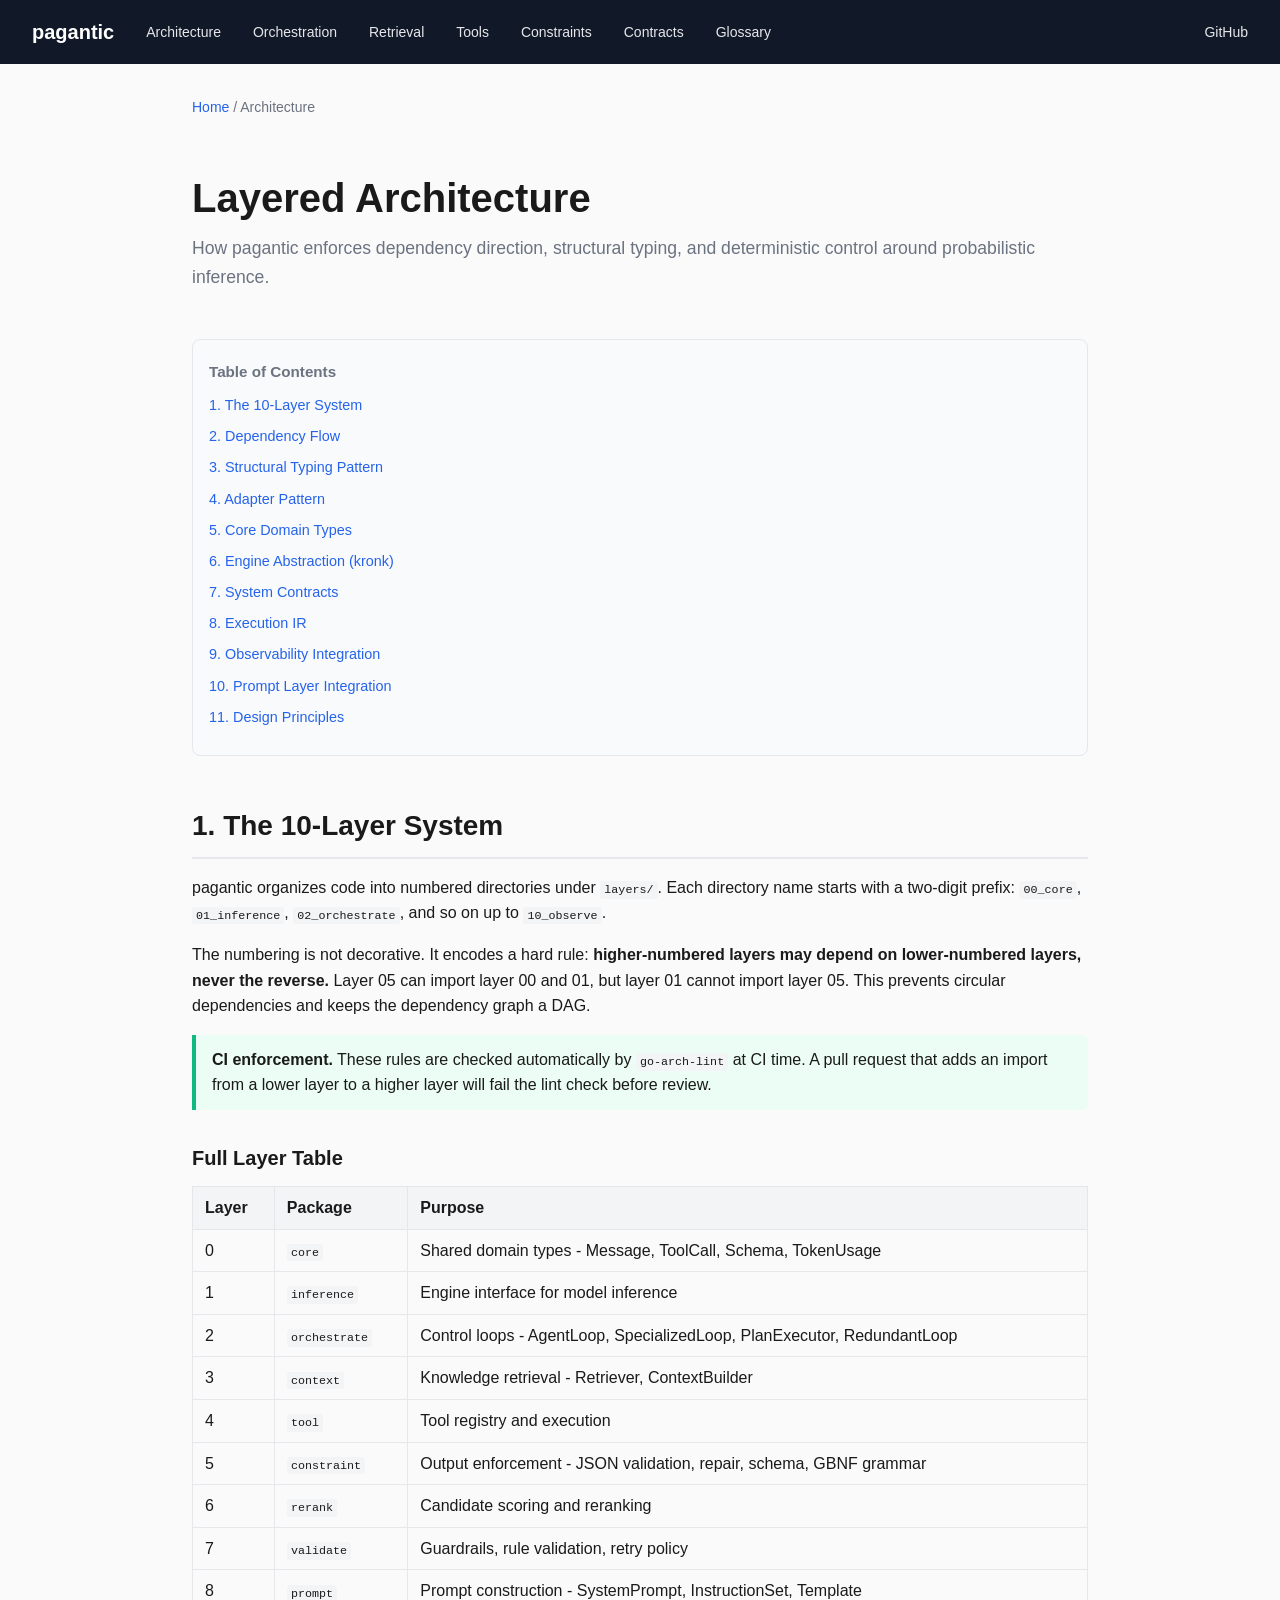
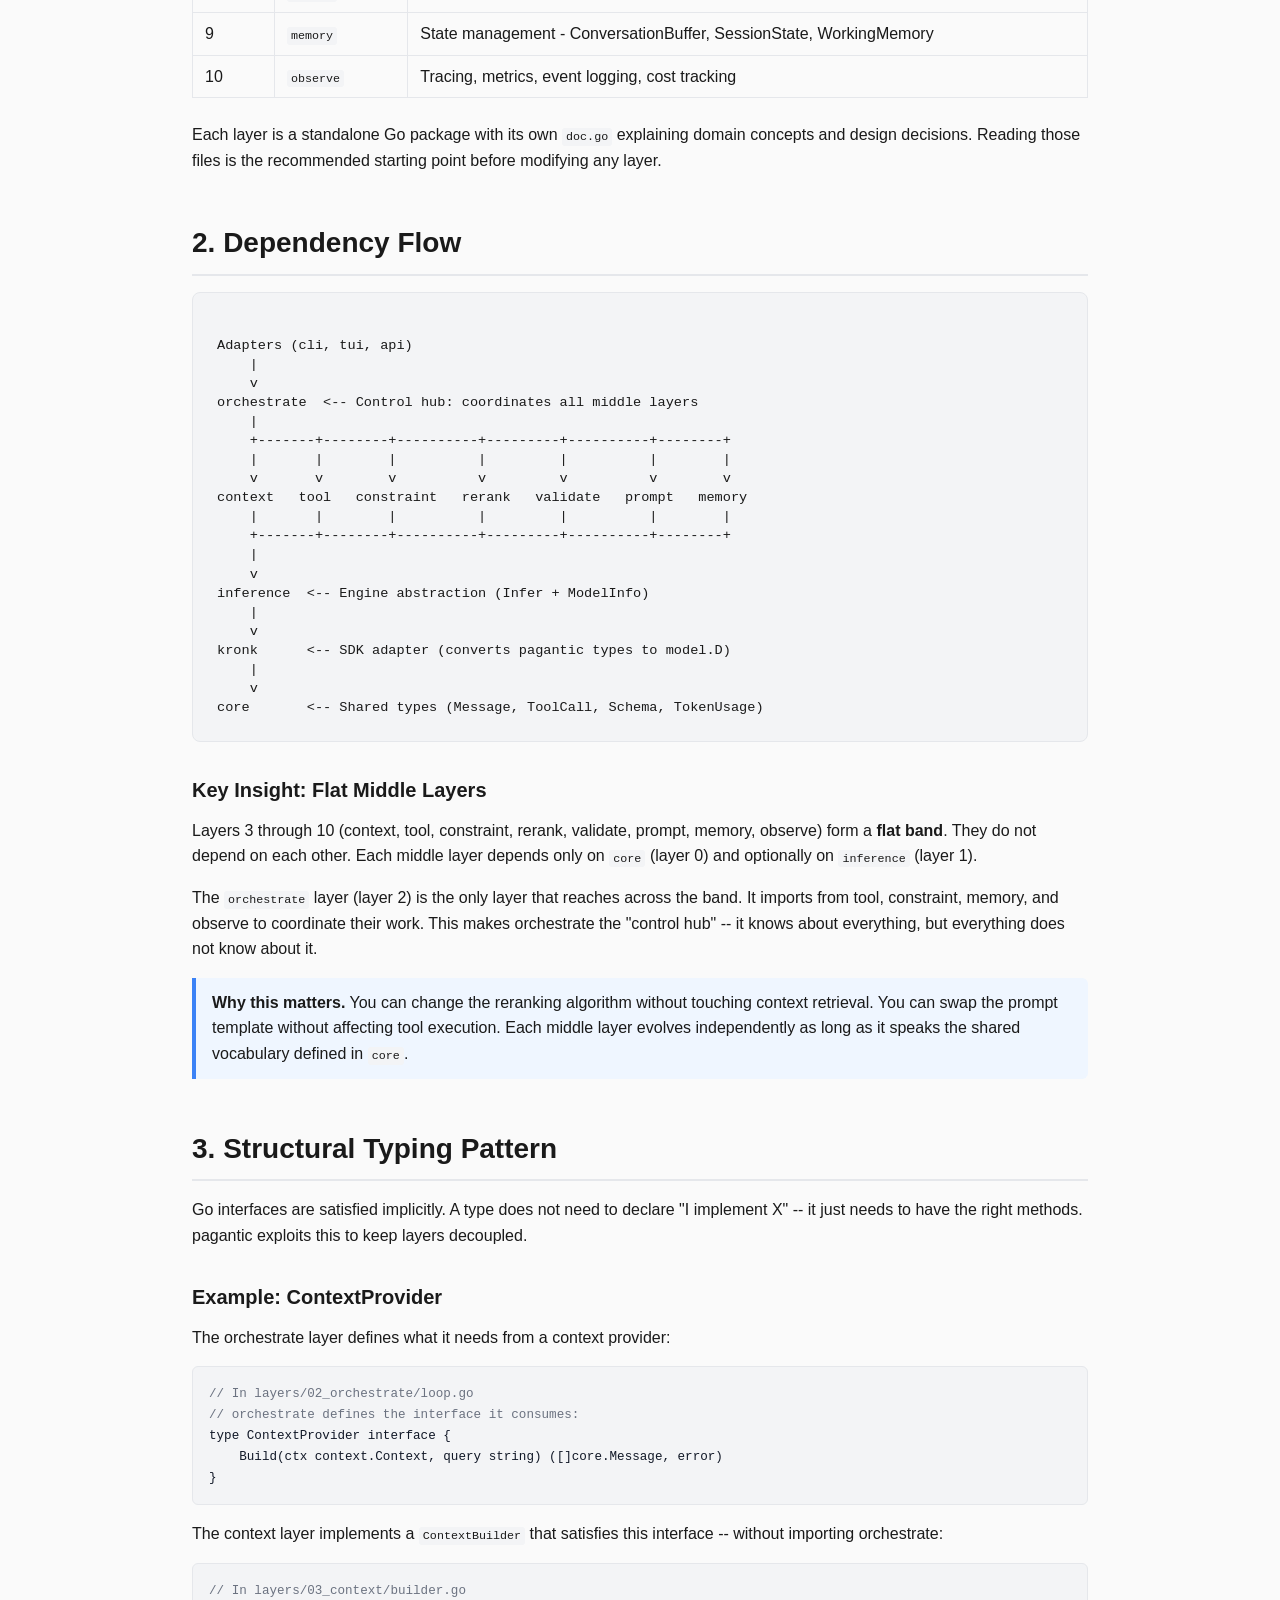
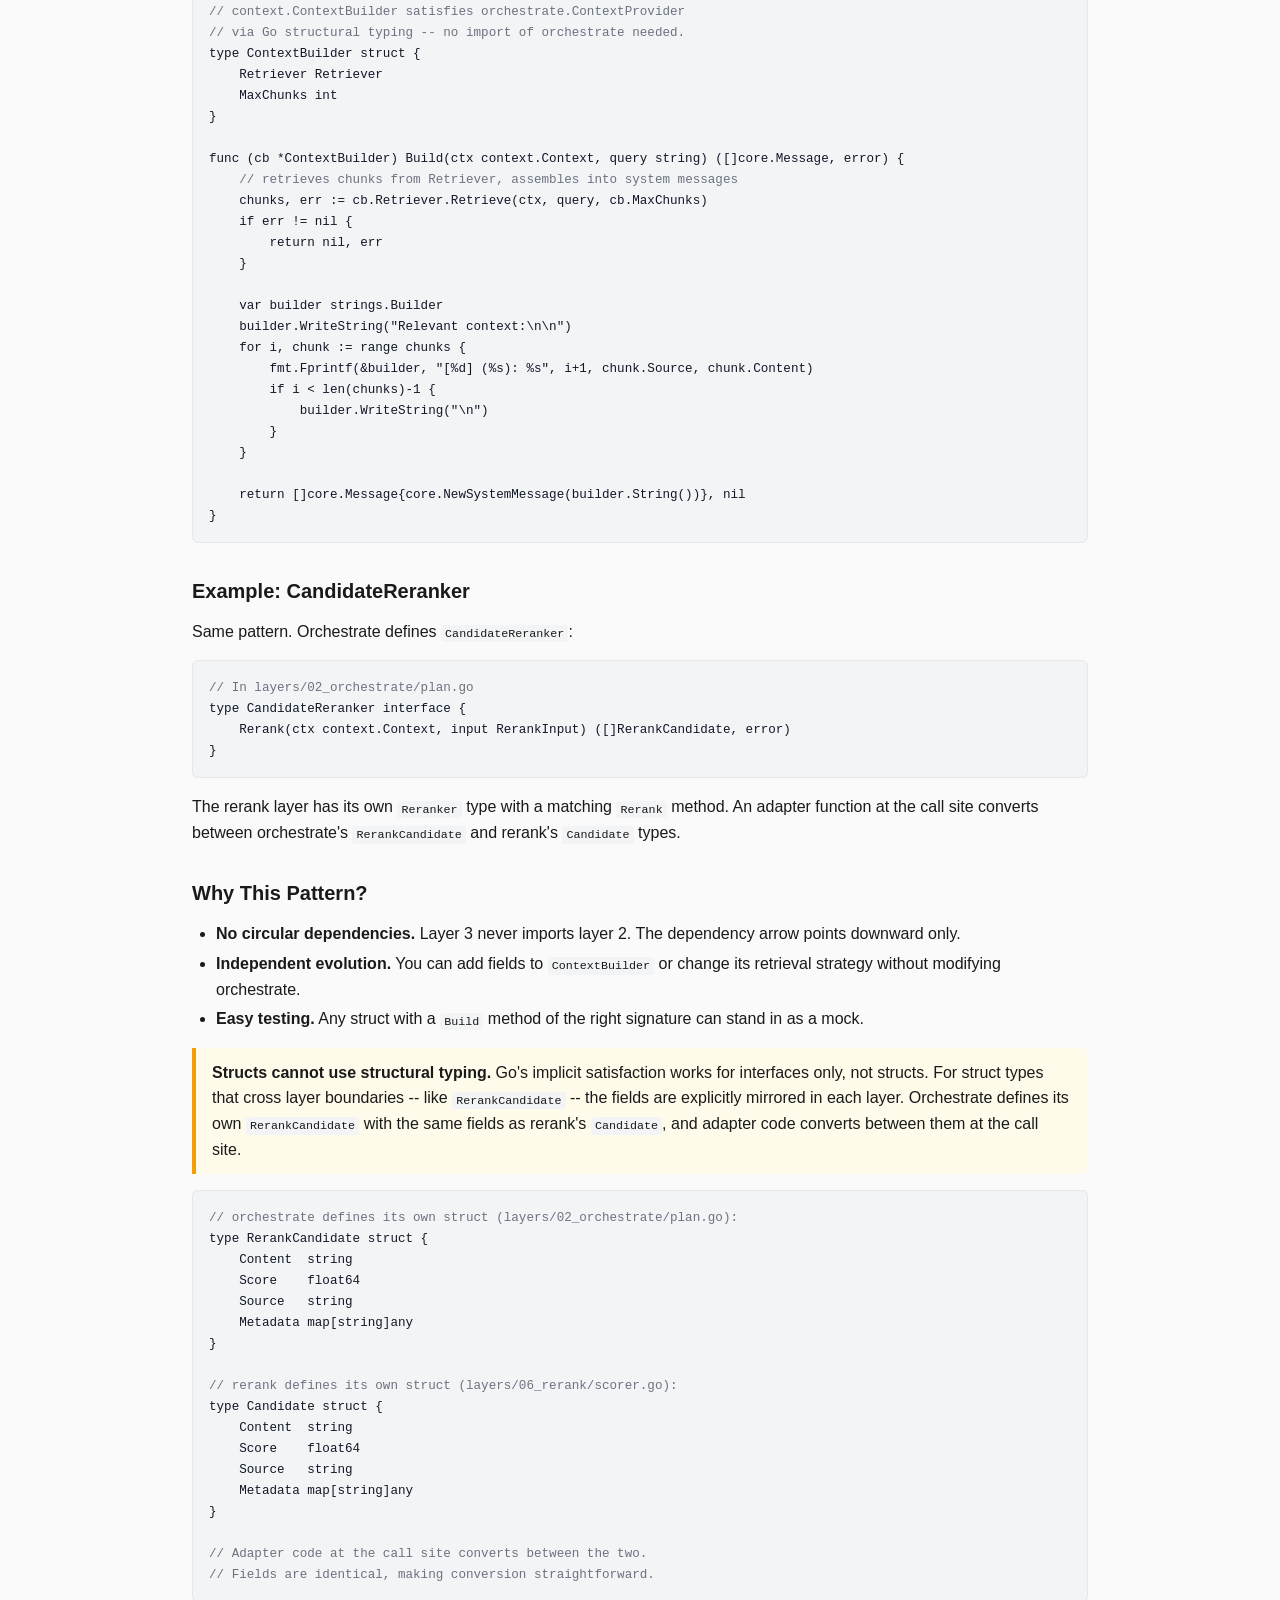
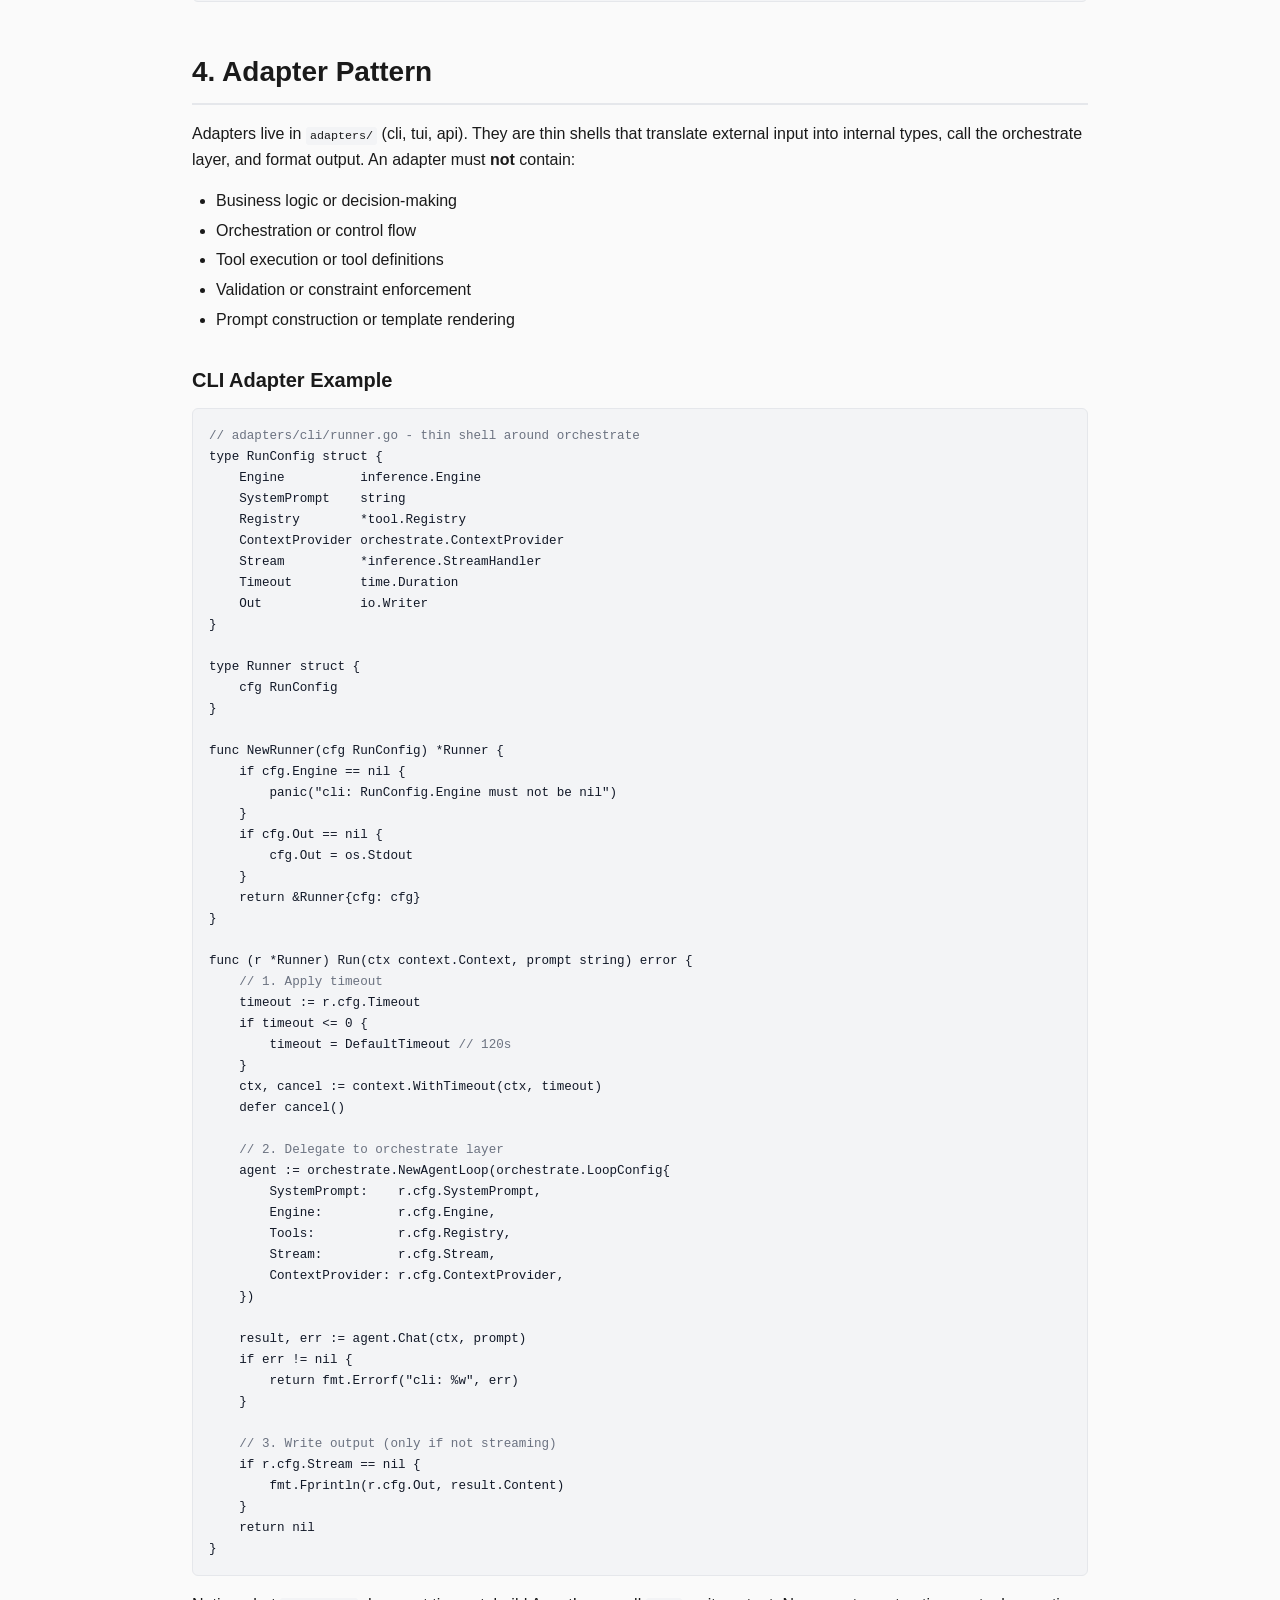
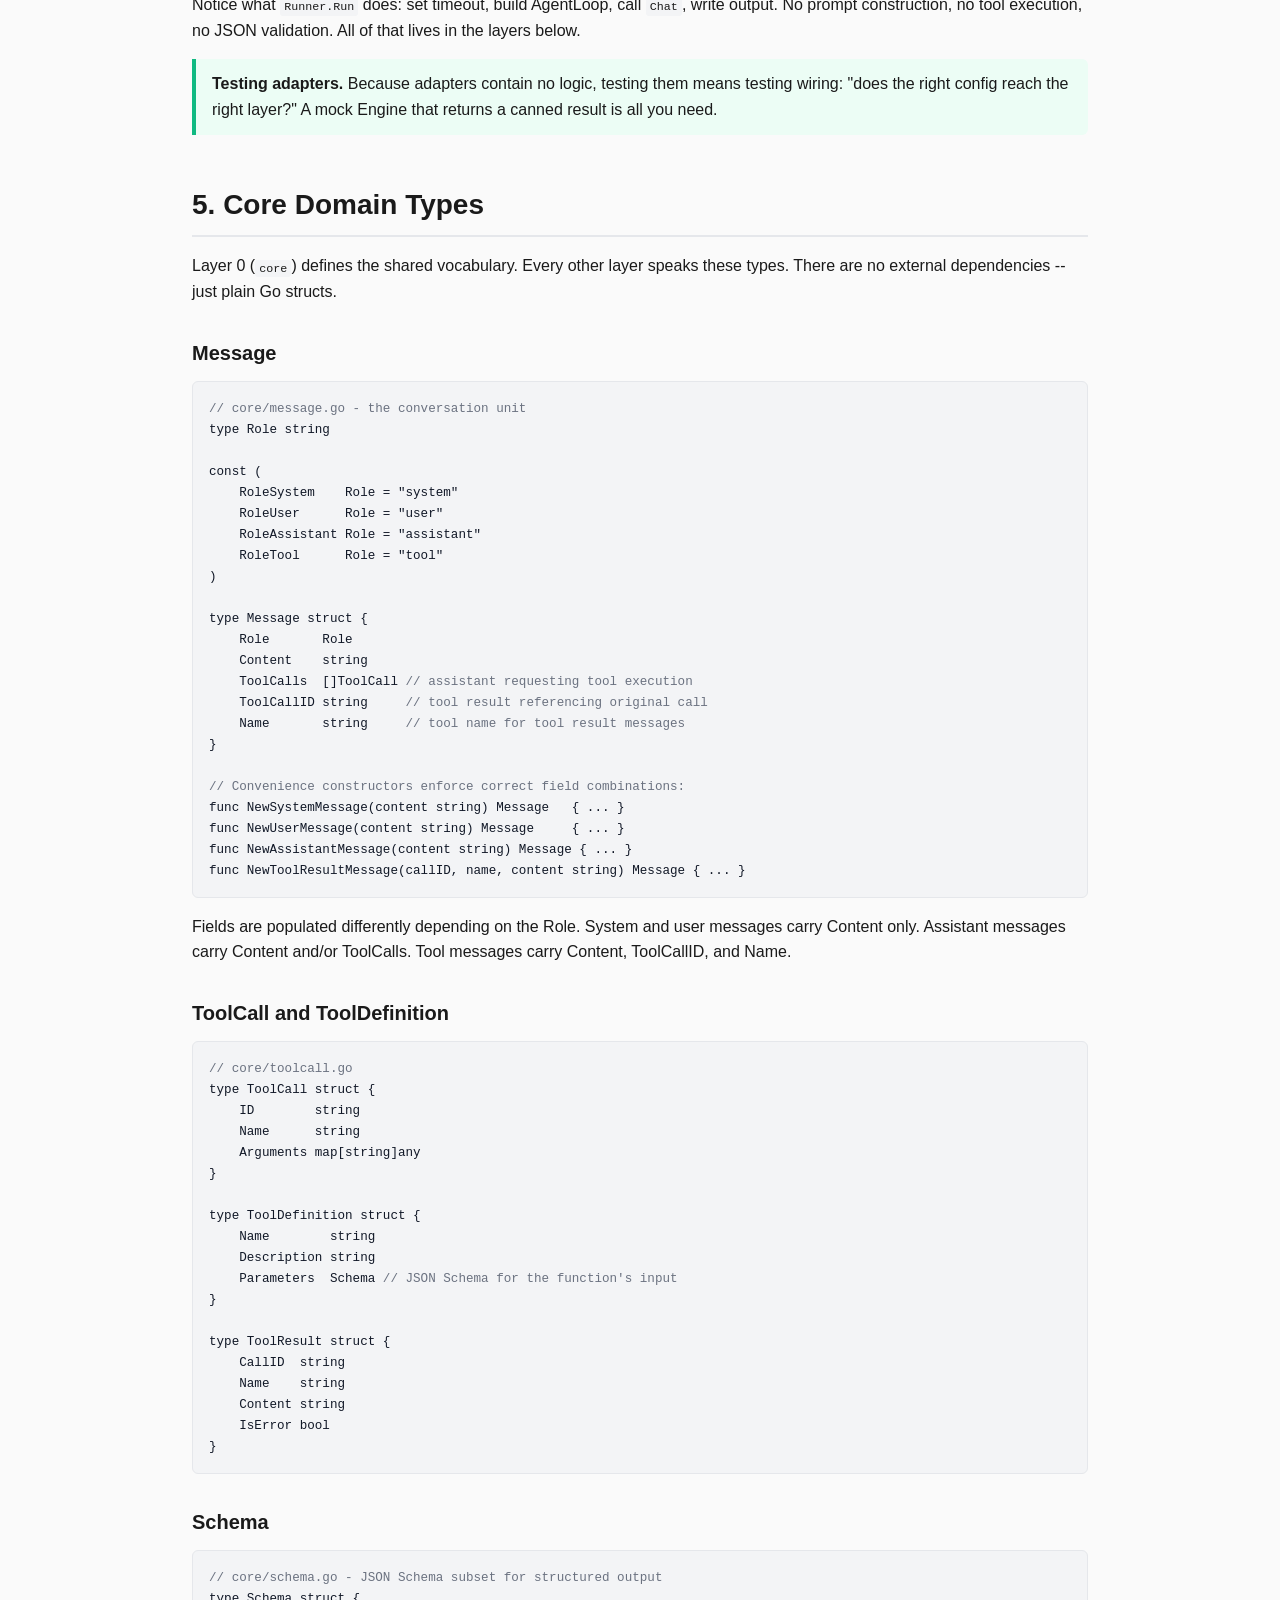
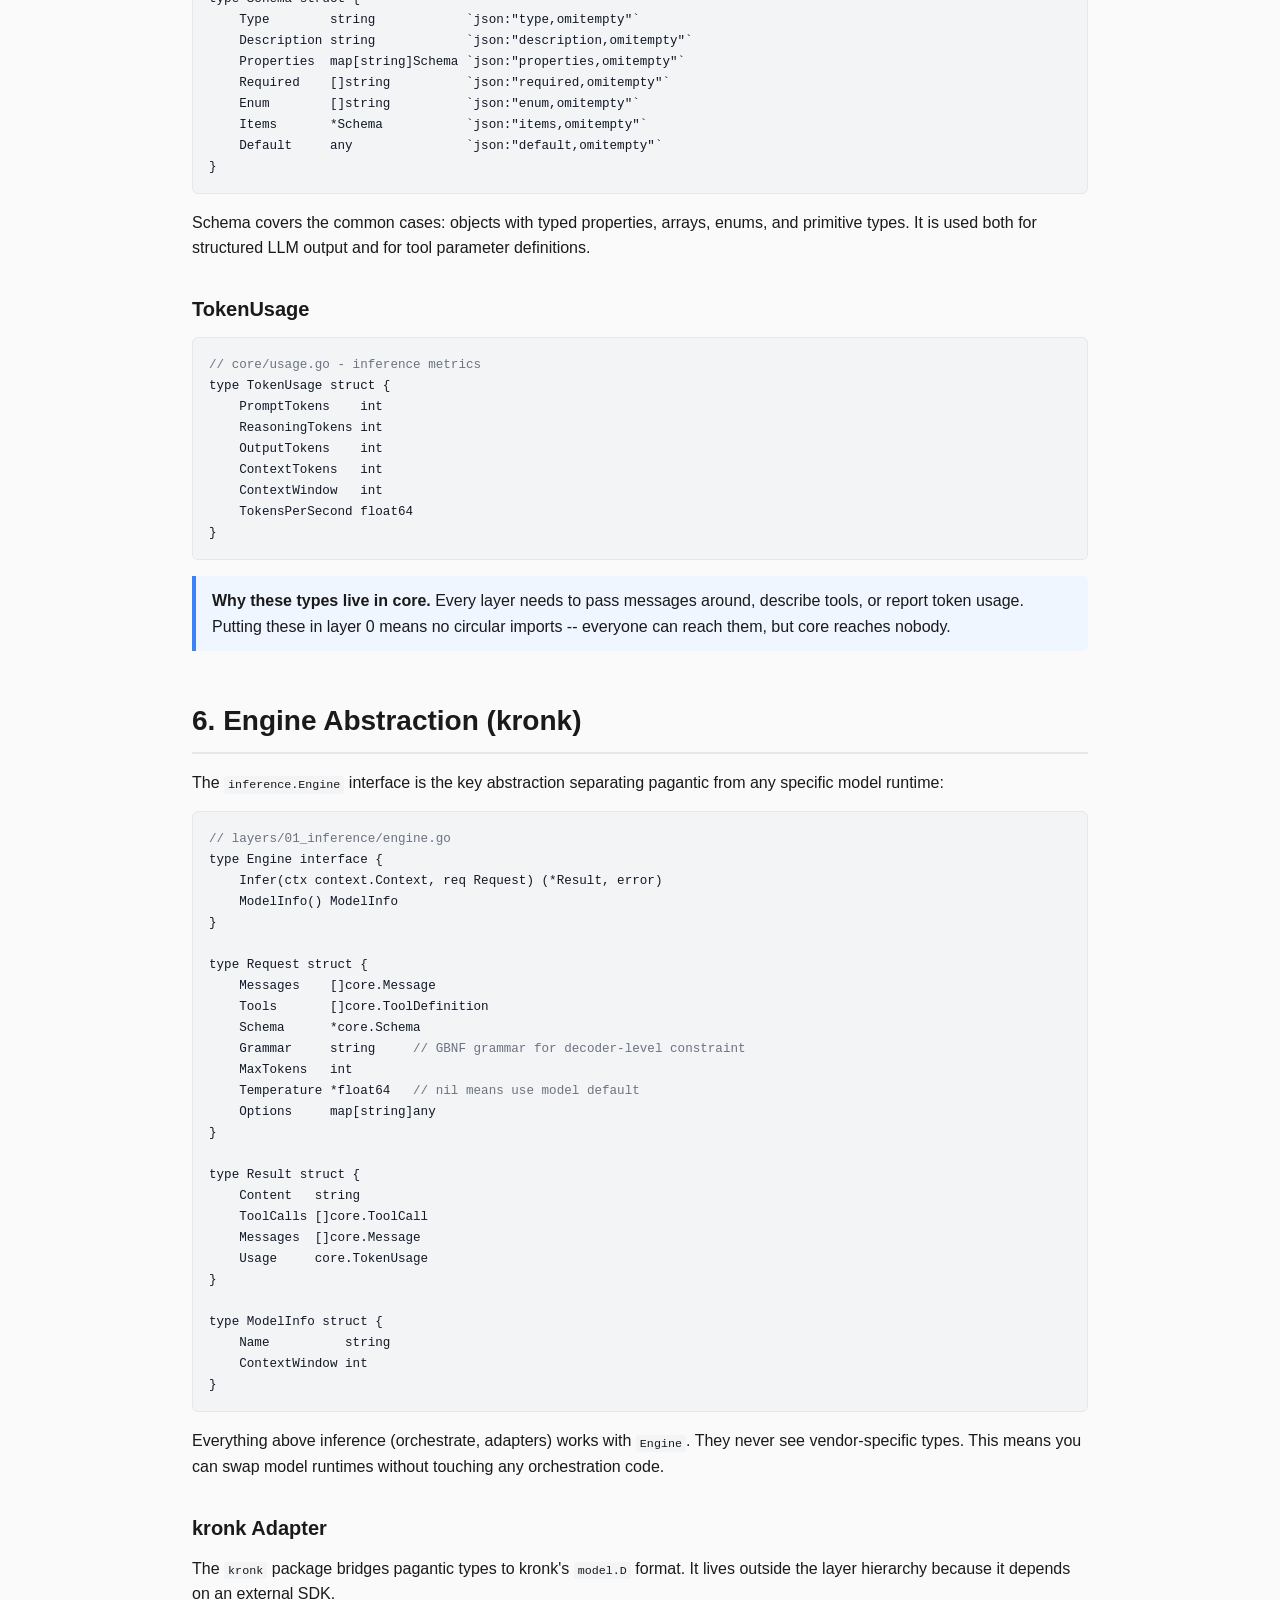
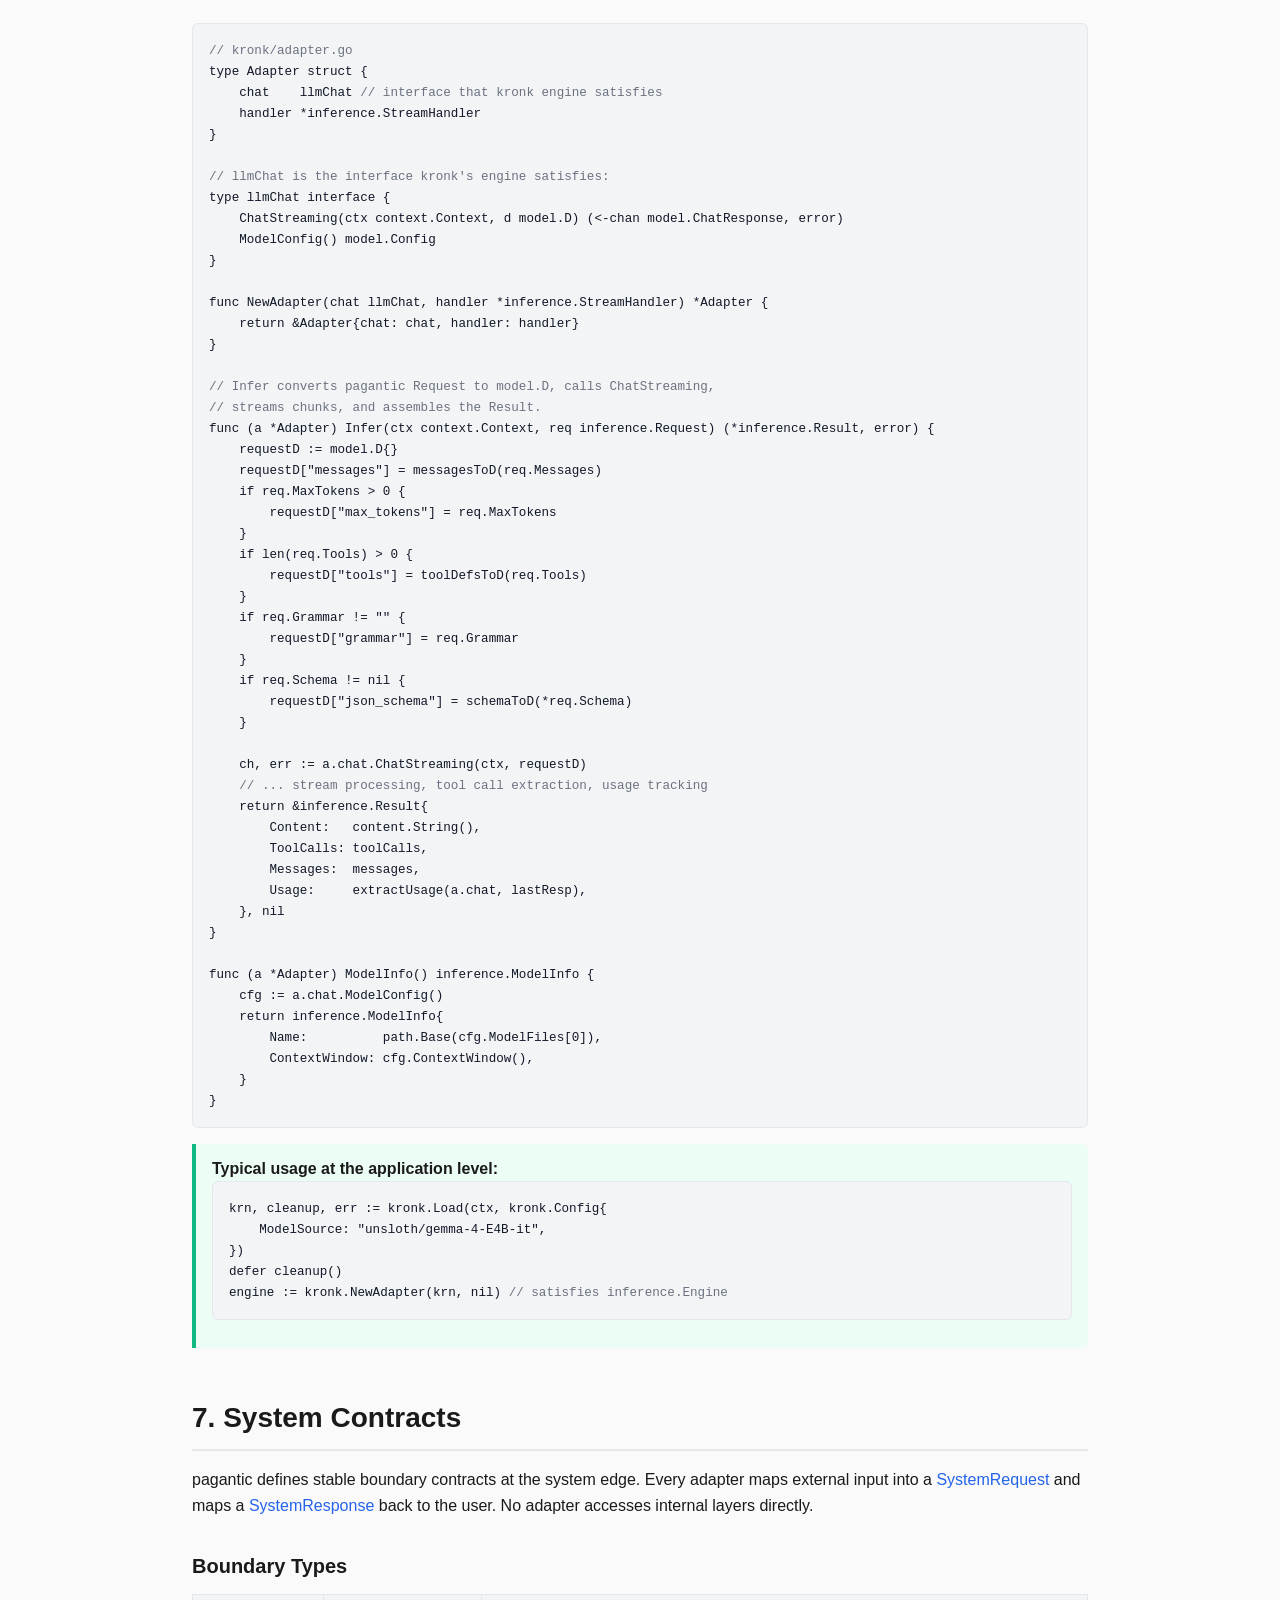
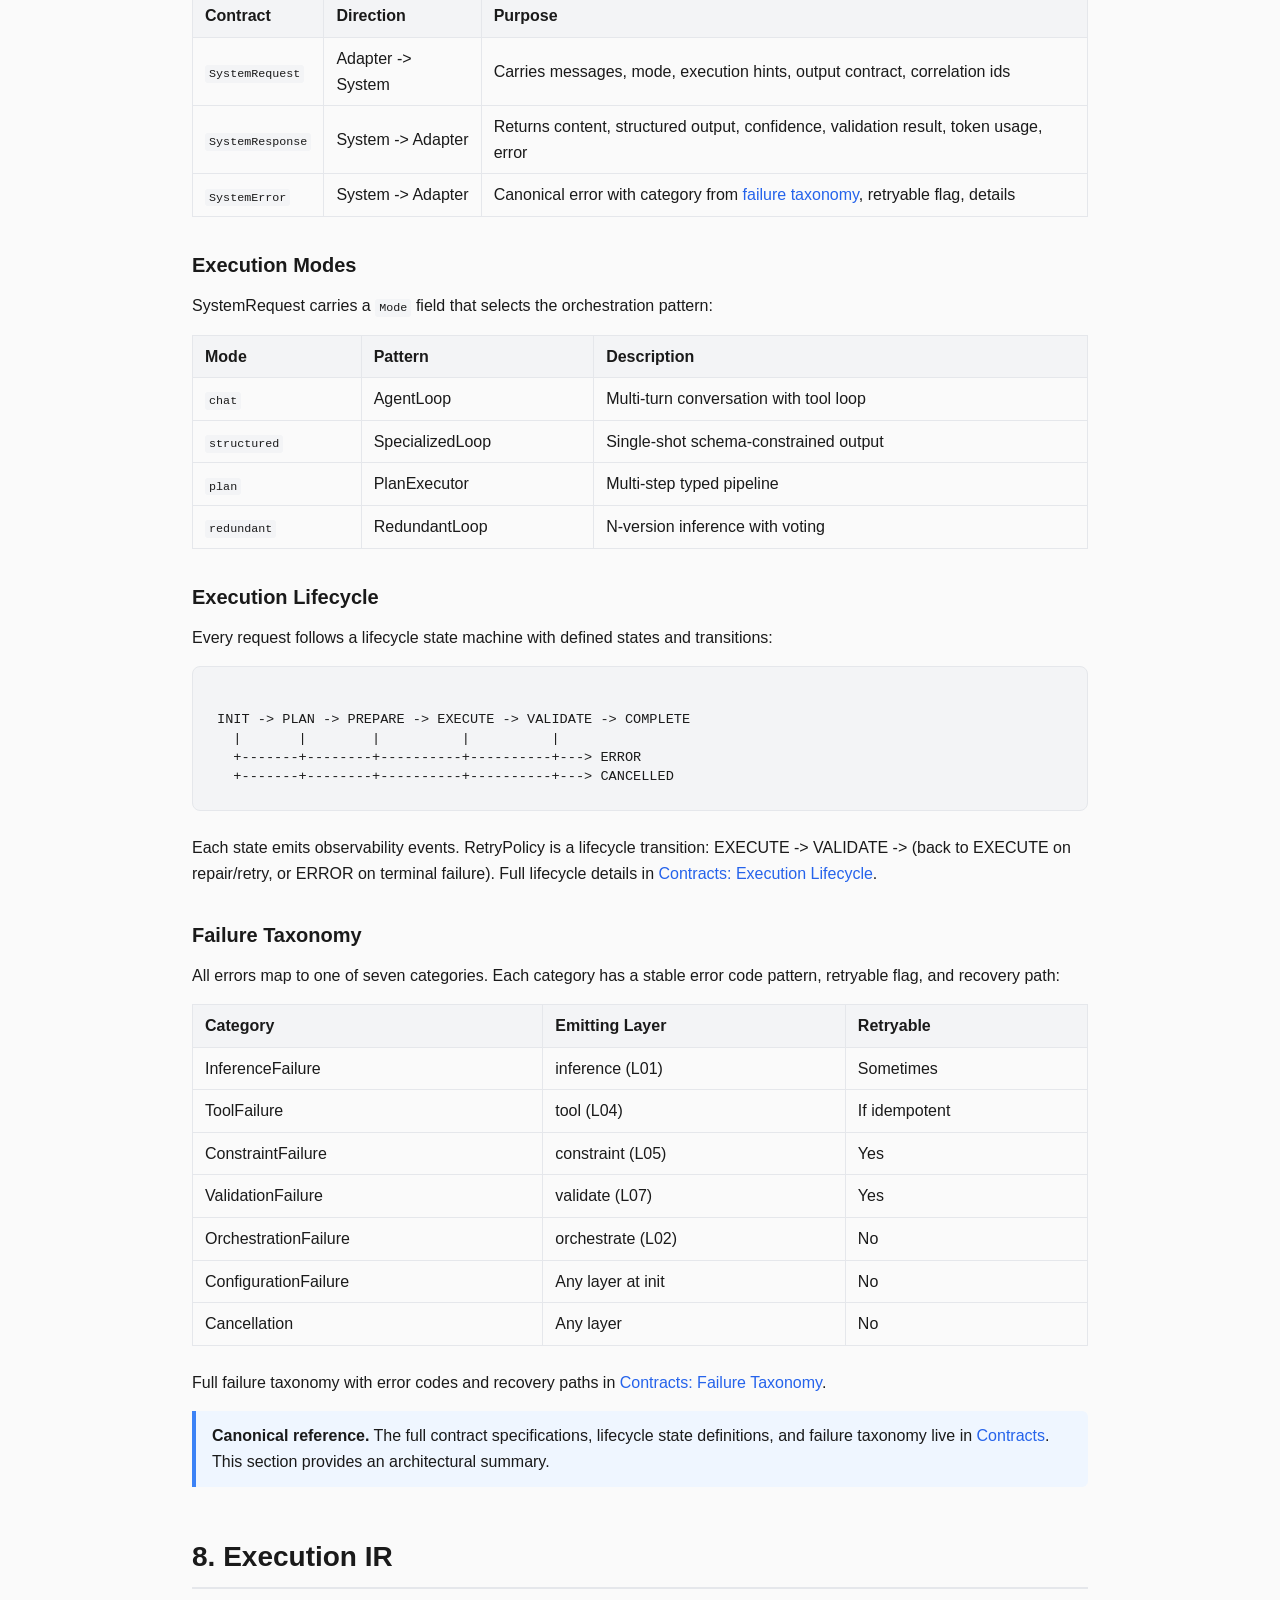
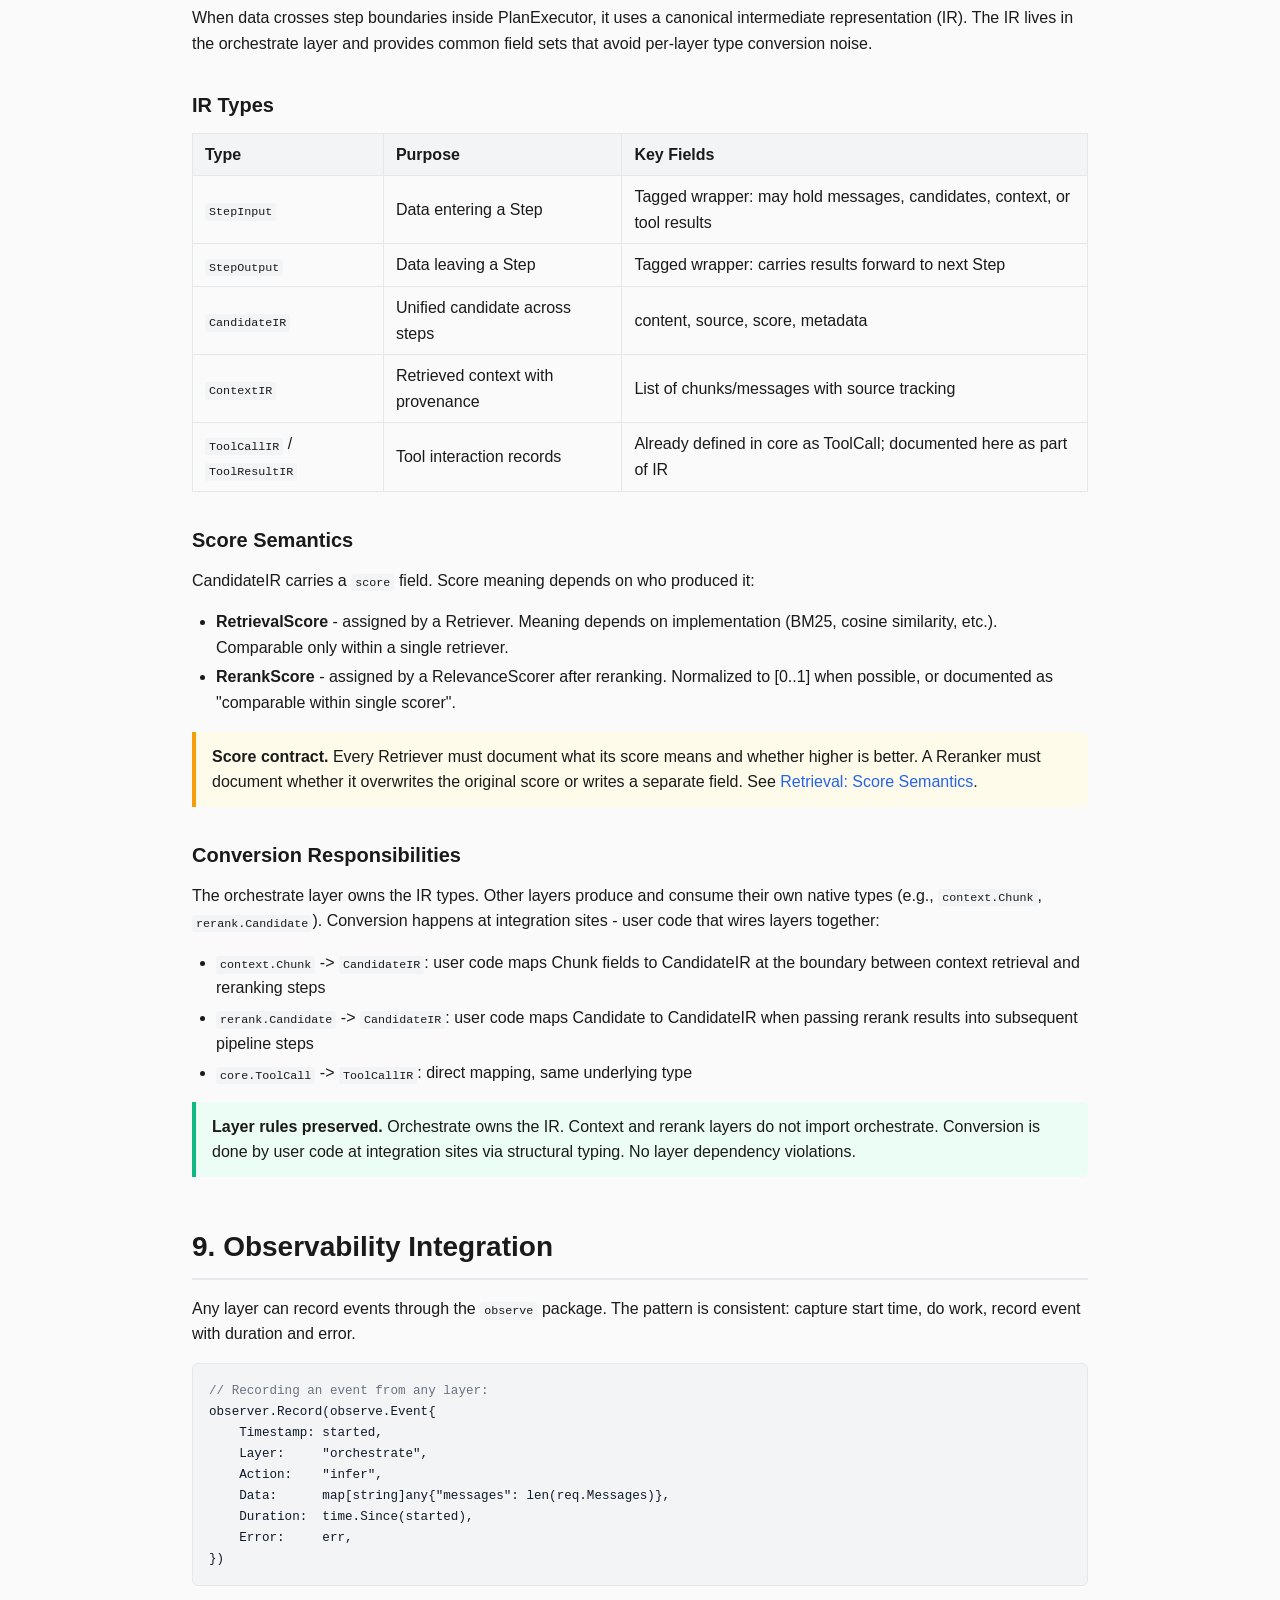
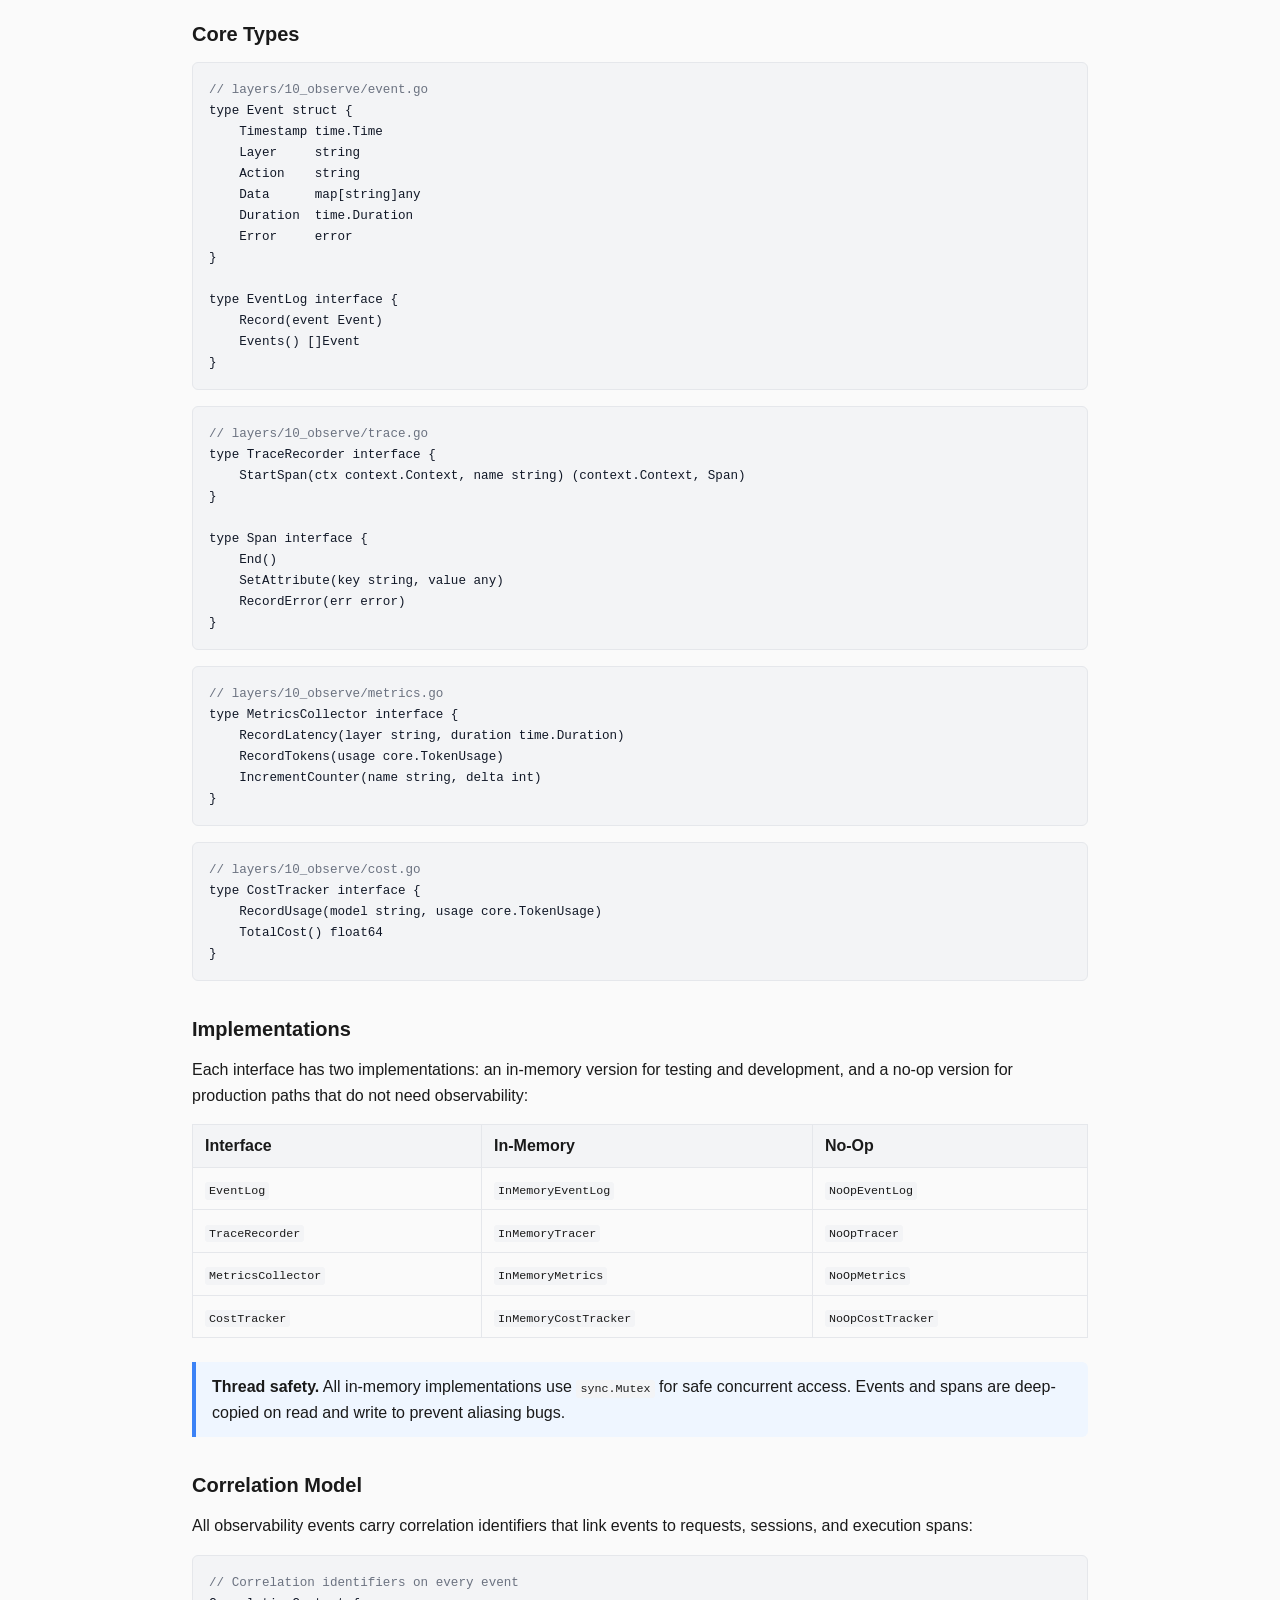
<file: docs/architecture.html>
<!DOCTYPE html>
<html lang="en">
<head>
<meta charset="utf-8">
<meta name="viewport" content="width=device-width, initial-scale=1">
<title>Architecture - pagantic</title>
<link rel="stylesheet" href="style.css">
</head>
<body>

<nav>
  <a href="index.html" class="logo">pagantic</a>
  <a href="architecture.html">Architecture</a>
  <a href="orchestration.html">Orchestration</a>
  <a href="retrieval.html">Retrieval</a>
  <a href="tools.html">Tools</a>
  <a href="constraints.html">Constraints</a>
  <a href="contracts.html">Contracts</a>
  <a href="glossary.html">Glossary</a>
  <a href="https://github.com/miroslav-matejovsky/pagantic" target="_blank" style="margin-left: auto;">GitHub</a>
</nav>

<div class="container">

<div class="breadcrumb"><a href="index.html">Home</a> / Architecture</div>

<div class="page-header">
  <h1>Layered Architecture</h1>
  <p>How pagantic enforces dependency direction, structural typing, and deterministic control around probabilistic inference.</p>
</div>

<div class="toc">
  <h4>Table of Contents</h4>
  <ul>
    <li><a href="#layer-system">1. The 10-Layer System</a></li>
    <li><a href="#dependency-flow">2. Dependency Flow</a></li>
    <li><a href="#structural-typing">3. Structural Typing Pattern</a></li>
    <li><a href="#adapter-pattern">4. Adapter Pattern</a></li>
    <li><a href="#core-types">5. Core Domain Types</a></li>
    <li><a href="#engine-abstraction">6. Engine Abstraction (kronk)</a></li>
    <li><a href="#system-contracts">7. System Contracts</a></li>
    <li><a href="#execution-ir">8. Execution IR</a></li>
    <li><a href="#observability">9. Observability Integration</a></li>
    <li><a href="#prompt-integration">10. Prompt Layer Integration</a></li>
    <li><a href="#design-principles">11. Design Principles</a></li>
  </ul>
</div>

<!-- ================================================================== -->
<h2 id="layer-system">1. The 10-Layer System</h2>

<p>
  pagantic organizes code into numbered directories under <code>layers/</code>.
  Each directory name starts with a two-digit prefix: <code>00_core</code>,
  <code>01_inference</code>, <code>02_orchestrate</code>, and so on up to
  <code>10_observe</code>.
</p>

<p>
  The numbering is not decorative. It encodes a hard rule:
  <strong>higher-numbered layers may depend on lower-numbered layers, never the reverse.</strong>
  Layer 05 can import layer 00 and 01, but layer 01 cannot import layer 05.
  This prevents circular dependencies and keeps the dependency graph a DAG.
</p>

<div class="tip">
  <strong>CI enforcement.</strong> These rules are checked automatically by
  <code>go-arch-lint</code> at CI time. A pull request that adds an import from
  a lower layer to a higher layer will fail the lint check before review.
</div>

<h3>Full Layer Table</h3>

<table>
  <thead>
    <tr><th>Layer</th><th>Package</th><th>Purpose</th></tr>
  </thead>
  <tbody>
    <tr><td>0</td><td><code>core</code></td><td>Shared domain types - Message, ToolCall, Schema, TokenUsage</td></tr>
    <tr><td>1</td><td><code>inference</code></td><td>Engine interface for model inference</td></tr>
    <tr><td>2</td><td><code>orchestrate</code></td><td>Control loops - AgentLoop, SpecializedLoop, PlanExecutor, RedundantLoop</td></tr>
    <tr><td>3</td><td><code>context</code></td><td>Knowledge retrieval - Retriever, ContextBuilder</td></tr>
    <tr><td>4</td><td><code>tool</code></td><td>Tool registry and execution</td></tr>
    <tr><td>5</td><td><code>constraint</code></td><td>Output enforcement - JSON validation, repair, schema, GBNF grammar</td></tr>
    <tr><td>6</td><td><code>rerank</code></td><td>Candidate scoring and reranking</td></tr>
    <tr><td>7</td><td><code>validate</code></td><td>Guardrails, rule validation, retry policy</td></tr>
    <tr><td>8</td><td><code>prompt</code></td><td>Prompt construction - SystemPrompt, InstructionSet, Template</td></tr>
    <tr><td>9</td><td><code>memory</code></td><td>State management - ConversationBuffer, SessionState, WorkingMemory</td></tr>
    <tr><td>10</td><td><code>observe</code></td><td>Tracing, metrics, event logging, cost tracking</td></tr>
  </tbody>
</table>

<p>
  Each layer is a standalone Go package with its own <code>doc.go</code> explaining
  domain concepts and design decisions. Reading those files is the recommended
  starting point before modifying any layer.
</p>

<!-- ================================================================== -->
<h2 id="dependency-flow">2. Dependency Flow</h2>

<div class="arch-diagram">
Adapters (cli, tui, api)
    |
    v
orchestrate  &lt;-- Control hub: coordinates all middle layers
    |
    +-------+--------+----------+---------+----------+--------+
    |       |        |          |         |          |        |
    v       v        v          v         v          v        v
context   tool   constraint   rerank   validate   prompt   memory
    |       |        |          |         |          |        |
    +-------+--------+----------+---------+----------+--------+
    |
    v
inference  &lt;-- Engine abstraction (Infer + ModelInfo)
    |
    v
kronk      &lt;-- SDK adapter (converts pagantic types to model.D)
    |
    v
core       &lt;-- Shared types (Message, ToolCall, Schema, TokenUsage)
</div>

<h3>Key Insight: Flat Middle Layers</h3>

<p>
  Layers 3 through 10 (context, tool, constraint, rerank, validate, prompt,
  memory, observe) form a <strong>flat band</strong>. They do not depend on each
  other. Each middle layer depends only on <code>core</code> (layer 0) and
  optionally on <code>inference</code> (layer 1).
</p>

<p>
  The <code>orchestrate</code> layer (layer 2) is the only layer that reaches
  across the band. It imports from tool, constraint, memory, and observe to
  coordinate their work. This makes orchestrate the "control hub" -- it knows
  about everything, but everything does not know about it.
</p>

<div class="info">
  <strong>Why this matters.</strong> You can change the reranking algorithm without
  touching context retrieval. You can swap the prompt template without affecting
  tool execution. Each middle layer evolves independently as long as it speaks
  the shared vocabulary defined in <code>core</code>.
</div>

<!-- ================================================================== -->
<h2 id="structural-typing">3. Structural Typing Pattern</h2>

<p>
  Go interfaces are satisfied implicitly. A type does not need to declare
  "I implement X" -- it just needs to have the right methods. pagantic exploits
  this to keep layers decoupled.
</p>

<h3>Example: ContextProvider</h3>

<p>
  The orchestrate layer defines what it needs from a context provider:
</p>

<pre><code><span class="comment">// In layers/02_orchestrate/loop.go</span>
<span class="comment">// orchestrate defines the interface it consumes:</span>
type ContextProvider interface {
    Build(ctx context.Context, query string) ([]core.Message, error)
}
</code></pre>

<p>
  The context layer implements a <code>ContextBuilder</code> that satisfies this
  interface -- without importing orchestrate:
</p>

<pre><code><span class="comment">// In layers/03_context/builder.go</span>
<span class="comment">// context.ContextBuilder satisfies orchestrate.ContextProvider</span>
<span class="comment">// via Go structural typing -- no import of orchestrate needed.</span>
type ContextBuilder struct {
    Retriever Retriever
    MaxChunks int
}

func (cb *ContextBuilder) Build(ctx context.Context, query string) ([]core.Message, error) {
    <span class="comment">// retrieves chunks from Retriever, assembles into system messages</span>
    chunks, err := cb.Retriever.Retrieve(ctx, query, cb.MaxChunks)
    if err != nil {
        return nil, err
    }

    var builder strings.Builder
    builder.WriteString("Relevant context:\n\n")
    for i, chunk := range chunks {
        fmt.Fprintf(&amp;builder, "[%d] (%s): %s", i+1, chunk.Source, chunk.Content)
        if i &lt; len(chunks)-1 {
            builder.WriteString("\n")
        }
    }

    return []core.Message{core.NewSystemMessage(builder.String())}, nil
}
</code></pre>

<h3>Example: CandidateReranker</h3>

<p>
  Same pattern. Orchestrate defines <code>CandidateReranker</code>:
</p>

<pre><code><span class="comment">// In layers/02_orchestrate/plan.go</span>
type CandidateReranker interface {
    Rerank(ctx context.Context, input RerankInput) ([]RerankCandidate, error)
}
</code></pre>

<p>
  The rerank layer has its own <code>Reranker</code> type with a matching
  <code>Rerank</code> method. An adapter function at the call site converts
  between orchestrate's <code>RerankCandidate</code> and rerank's
  <code>Candidate</code> types.
</p>

<h3>Why This Pattern?</h3>

<ul>
  <li><strong>No circular dependencies.</strong> Layer 3 never imports layer 2. The dependency arrow points downward only.</li>
  <li><strong>Independent evolution.</strong> You can add fields to <code>ContextBuilder</code> or change its retrieval strategy without modifying orchestrate.</li>
  <li><strong>Easy testing.</strong> Any struct with a <code>Build</code> method of the right signature can stand in as a mock.</li>
</ul>

<div class="note">
  <strong>Structs cannot use structural typing.</strong> Go's implicit satisfaction
  works for interfaces only, not structs. For struct types that cross layer
  boundaries -- like <code>RerankCandidate</code> -- the fields are explicitly
  mirrored in each layer. Orchestrate defines its own <code>RerankCandidate</code>
  with the same fields as rerank's <code>Candidate</code>, and adapter code
  converts between them at the call site.
</div>

<pre><code><span class="comment">// orchestrate defines its own struct (layers/02_orchestrate/plan.go):</span>
type RerankCandidate struct {
    Content  string
    Score    float64
    Source   string
    Metadata map[string]any
}

<span class="comment">// rerank defines its own struct (layers/06_rerank/scorer.go):</span>
type Candidate struct {
    Content  string
    Score    float64
    Source   string
    Metadata map[string]any
}

<span class="comment">// Adapter code at the call site converts between the two.</span>
<span class="comment">// Fields are identical, making conversion straightforward.</span>
</code></pre>

<!-- ================================================================== -->
<h2 id="adapter-pattern">4. Adapter Pattern</h2>

<p>
  Adapters live in <code>adapters/</code> (cli, tui, api). They are thin shells
  that translate external input into internal types, call the orchestrate layer,
  and format output. An adapter must <strong>not</strong> contain:
</p>

<ul>
  <li>Business logic or decision-making</li>
  <li>Orchestration or control flow</li>
  <li>Tool execution or tool definitions</li>
  <li>Validation or constraint enforcement</li>
  <li>Prompt construction or template rendering</li>
</ul>

<h3>CLI Adapter Example</h3>

<pre><code><span class="comment">// adapters/cli/runner.go - thin shell around orchestrate</span>
type RunConfig struct {
    Engine          inference.Engine
    SystemPrompt    string
    Registry        *tool.Registry
    ContextProvider orchestrate.ContextProvider
    Stream          *inference.StreamHandler
    Timeout         time.Duration
    Out             io.Writer
}

type Runner struct {
    cfg RunConfig
}

func NewRunner(cfg RunConfig) *Runner {
    if cfg.Engine == nil {
        panic("cli: RunConfig.Engine must not be nil")
    }
    if cfg.Out == nil {
        cfg.Out = os.Stdout
    }
    return &amp;Runner{cfg: cfg}
}

func (r *Runner) Run(ctx context.Context, prompt string) error {
    <span class="comment">// 1. Apply timeout</span>
    timeout := r.cfg.Timeout
    if timeout &lt;= 0 {
        timeout = DefaultTimeout <span class="comment">// 120s</span>
    }
    ctx, cancel := context.WithTimeout(ctx, timeout)
    defer cancel()

    <span class="comment">// 2. Delegate to orchestrate layer</span>
    agent := orchestrate.NewAgentLoop(orchestrate.LoopConfig{
        SystemPrompt:    r.cfg.SystemPrompt,
        Engine:          r.cfg.Engine,
        Tools:           r.cfg.Registry,
        Stream:          r.cfg.Stream,
        ContextProvider: r.cfg.ContextProvider,
    })

    result, err := agent.Chat(ctx, prompt)
    if err != nil {
        return fmt.Errorf("cli: %w", err)
    }

    <span class="comment">// 3. Write output (only if not streaming)</span>
    if r.cfg.Stream == nil {
        fmt.Fprintln(r.cfg.Out, result.Content)
    }
    return nil
}
</code></pre>

<p>
  Notice what <code>Runner.Run</code> does: set timeout, build AgentLoop, call
  <code>Chat</code>, write output. No prompt construction, no tool execution, no
  JSON validation. All of that lives in the layers below.
</p>

<div class="tip">
  <strong>Testing adapters.</strong> Because adapters contain no logic, testing them
  means testing wiring: "does the right config reach the right layer?" A mock
  Engine that returns a canned result is all you need.
</div>

<!-- ================================================================== -->
<h2 id="core-types">5. Core Domain Types</h2>

<p>
  Layer 0 (<code>core</code>) defines the shared vocabulary. Every other layer
  speaks these types. There are no external dependencies -- just plain Go structs.
</p>

<h3>Message</h3>

<pre><code><span class="comment">// core/message.go - the conversation unit</span>
type Role string

const (
    RoleSystem    Role = "system"
    RoleUser      Role = "user"
    RoleAssistant Role = "assistant"
    RoleTool      Role = "tool"
)

type Message struct {
    Role       Role
    Content    string
    ToolCalls  []ToolCall <span class="comment">// assistant requesting tool execution</span>
    ToolCallID string     <span class="comment">// tool result referencing original call</span>
    Name       string     <span class="comment">// tool name for tool result messages</span>
}

<span class="comment">// Convenience constructors enforce correct field combinations:</span>
func NewSystemMessage(content string) Message   { ... }
func NewUserMessage(content string) Message     { ... }
func NewAssistantMessage(content string) Message { ... }
func NewToolResultMessage(callID, name, content string) Message { ... }
</code></pre>

<p>
  Fields are populated differently depending on the Role. System and user
  messages carry Content only. Assistant messages carry Content and/or ToolCalls.
  Tool messages carry Content, ToolCallID, and Name.
</p>

<h3>ToolCall and ToolDefinition</h3>

<pre><code><span class="comment">// core/toolcall.go</span>
type ToolCall struct {
    ID        string
    Name      string
    Arguments map[string]any
}

type ToolDefinition struct {
    Name        string
    Description string
    Parameters  Schema <span class="comment">// JSON Schema for the function's input</span>
}

type ToolResult struct {
    CallID  string
    Name    string
    Content string
    IsError bool
}
</code></pre>

<h3>Schema</h3>

<pre><code><span class="comment">// core/schema.go - JSON Schema subset for structured output</span>
type Schema struct {
    Type        string            `json:"type,omitempty"`
    Description string            `json:"description,omitempty"`
    Properties  map[string]Schema `json:"properties,omitempty"`
    Required    []string          `json:"required,omitempty"`
    Enum        []string          `json:"enum,omitempty"`
    Items       *Schema           `json:"items,omitempty"`
    Default     any               `json:"default,omitempty"`
}
</code></pre>

<p>
  Schema covers the common cases: objects with typed properties, arrays, enums,
  and primitive types. It is used both for structured LLM output and for tool
  parameter definitions.
</p>

<h3>TokenUsage</h3>

<pre><code><span class="comment">// core/usage.go - inference metrics</span>
type TokenUsage struct {
    PromptTokens    int
    ReasoningTokens int
    OutputTokens    int
    ContextTokens   int
    ContextWindow   int
    TokensPerSecond float64
}
</code></pre>

<div class="info">
  <strong>Why these types live in core.</strong> Every layer needs to pass messages
  around, describe tools, or report token usage. Putting these in layer 0 means
  no circular imports -- everyone can reach them, but core reaches nobody.
</div>

<!-- ================================================================== -->
<h2 id="engine-abstraction">6. Engine Abstraction (kronk)</h2>

<p>
  The <code>inference.Engine</code> interface is the key abstraction separating
  pagantic from any specific model runtime:
</p>

<pre><code><span class="comment">// layers/01_inference/engine.go</span>
type Engine interface {
    Infer(ctx context.Context, req Request) (*Result, error)
    ModelInfo() ModelInfo
}

type Request struct {
    Messages    []core.Message
    Tools       []core.ToolDefinition
    Schema      *core.Schema
    Grammar     string     <span class="comment">// GBNF grammar for decoder-level constraint</span>
    MaxTokens   int
    Temperature *float64   <span class="comment">// nil means use model default</span>
    Options     map[string]any
}

type Result struct {
    Content   string
    ToolCalls []core.ToolCall
    Messages  []core.Message
    Usage     core.TokenUsage
}

type ModelInfo struct {
    Name          string
    ContextWindow int
}
</code></pre>

<p>
  Everything above inference (orchestrate, adapters) works with <code>Engine</code>.
  They never see vendor-specific types. This means you can swap model runtimes
  without touching any orchestration code.
</p>

<h3>kronk Adapter</h3>

<p>
  The <code>kronk</code> package bridges pagantic types to kronk's
  <code>model.D</code> format. It lives outside the layer hierarchy because it
  depends on an external SDK.
</p>

<pre><code><span class="comment">// kronk/adapter.go</span>
type Adapter struct {
    chat    llmChat <span class="comment">// interface that kronk engine satisfies</span>
    handler *inference.StreamHandler
}

<span class="comment">// llmChat is the interface kronk's engine satisfies:</span>
type llmChat interface {
    ChatStreaming(ctx context.Context, d model.D) (&lt;-chan model.ChatResponse, error)
    ModelConfig() model.Config
}

func NewAdapter(chat llmChat, handler *inference.StreamHandler) *Adapter {
    return &amp;Adapter{chat: chat, handler: handler}
}

<span class="comment">// Infer converts pagantic Request to model.D, calls ChatStreaming,</span>
<span class="comment">// streams chunks, and assembles the Result.</span>
func (a *Adapter) Infer(ctx context.Context, req inference.Request) (*inference.Result, error) {
    requestD := model.D{}
    requestD["messages"] = messagesToD(req.Messages)
    if req.MaxTokens &gt; 0 {
        requestD["max_tokens"] = req.MaxTokens
    }
    if len(req.Tools) &gt; 0 {
        requestD["tools"] = toolDefsToD(req.Tools)
    }
    if req.Grammar != "" {
        requestD["grammar"] = req.Grammar
    }
    if req.Schema != nil {
        requestD["json_schema"] = schemaToD(*req.Schema)
    }

    ch, err := a.chat.ChatStreaming(ctx, requestD)
    <span class="comment">// ... stream processing, tool call extraction, usage tracking</span>
    return &amp;inference.Result{
        Content:   content.String(),
        ToolCalls: toolCalls,
        Messages:  messages,
        Usage:     extractUsage(a.chat, lastResp),
    }, nil
}

func (a *Adapter) ModelInfo() inference.ModelInfo {
    cfg := a.chat.ModelConfig()
    return inference.ModelInfo{
        Name:          path.Base(cfg.ModelFiles[0]),
        ContextWindow: cfg.ContextWindow(),
    }
}
</code></pre>

<div class="tip">
  <strong>Typical usage at the application level:</strong>
<pre><code>krn, cleanup, err := kronk.Load(ctx, kronk.Config{
    ModelSource: "unsloth/gemma-4-E4B-it",
})
defer cleanup()
engine := kronk.NewAdapter(krn, nil) <span class="comment">// satisfies inference.Engine</span>
</code></pre>
</div>

<!-- ================================================================== -->
<h2 id="system-contracts">7. System Contracts</h2>

<p>
  pagantic defines stable boundary contracts at the system edge. Every adapter maps
  external input into a <a href="glossary.html#system-request">SystemRequest</a>
  and maps a <a href="glossary.html#system-response">SystemResponse</a> back to the user.
  No adapter accesses internal layers directly.
</p>

<h3>Boundary Types</h3>

<table>
  <thead>
    <tr><th>Contract</th><th>Direction</th><th>Purpose</th></tr>
  </thead>
  <tbody>
    <tr>
      <td><code>SystemRequest</code></td>
      <td>Adapter -> System</td>
      <td>Carries messages, mode, execution hints, output contract, correlation ids</td>
    </tr>
    <tr>
      <td><code>SystemResponse</code></td>
      <td>System -> Adapter</td>
      <td>Returns content, structured output, confidence, validation result, token usage, error</td>
    </tr>
    <tr>
      <td><code>SystemError</code></td>
      <td>System -> Adapter</td>
      <td>Canonical error with category from <a href="contracts.html#failure-taxonomy">failure taxonomy</a>, retryable flag, details</td>
    </tr>
  </tbody>
</table>

<h3>Execution Modes</h3>

<p>
  SystemRequest carries a <code>Mode</code> field that selects the orchestration pattern:
</p>

<table>
  <thead>
    <tr><th>Mode</th><th>Pattern</th><th>Description</th></tr>
  </thead>
  <tbody>
    <tr><td><code>chat</code></td><td>AgentLoop</td><td>Multi-turn conversation with tool loop</td></tr>
    <tr><td><code>structured</code></td><td>SpecializedLoop</td><td>Single-shot schema-constrained output</td></tr>
    <tr><td><code>plan</code></td><td>PlanExecutor</td><td>Multi-step typed pipeline</td></tr>
    <tr><td><code>redundant</code></td><td>RedundantLoop</td><td>N-version inference with voting</td></tr>
  </tbody>
</table>

<h3>Execution Lifecycle</h3>

<p>
  Every request follows a lifecycle state machine with defined states and transitions:
</p>

<div class="arch-diagram">
INIT -> PLAN -> PREPARE -> EXECUTE -> VALIDATE -> COMPLETE
  |       |        |          |          |
  +-------+--------+----------+----------+---> ERROR
  +-------+--------+----------+----------+---> CANCELLED
</div>

<p>
  Each state emits observability events. RetryPolicy is a lifecycle transition:
  EXECUTE -> VALIDATE -> (back to EXECUTE on repair/retry, or ERROR on terminal failure).
  Full lifecycle details in <a href="contracts.html#execution-lifecycle">Contracts: Execution Lifecycle</a>.
</p>

<h3>Failure Taxonomy</h3>

<p>
  All errors map to one of seven categories. Each category has a stable error code pattern,
  retryable flag, and recovery path:
</p>

<table>
  <thead>
    <tr><th>Category</th><th>Emitting Layer</th><th>Retryable</th></tr>
  </thead>
  <tbody>
    <tr><td>InferenceFailure</td><td>inference (L01)</td><td>Sometimes</td></tr>
    <tr><td>ToolFailure</td><td>tool (L04)</td><td>If idempotent</td></tr>
    <tr><td>ConstraintFailure</td><td>constraint (L05)</td><td>Yes</td></tr>
    <tr><td>ValidationFailure</td><td>validate (L07)</td><td>Yes</td></tr>
    <tr><td>OrchestrationFailure</td><td>orchestrate (L02)</td><td>No</td></tr>
    <tr><td>ConfigurationFailure</td><td>Any layer at init</td><td>No</td></tr>
    <tr><td>Cancellation</td><td>Any layer</td><td>No</td></tr>
  </tbody>
</table>

<p>
  Full failure taxonomy with error codes and recovery paths in
  <a href="contracts.html#failure-taxonomy">Contracts: Failure Taxonomy</a>.
</p>

<div class="info">
  <strong>Canonical reference.</strong> The full contract specifications, lifecycle state
  definitions, and failure taxonomy live in <a href="contracts.html">Contracts</a>.
  This section provides an architectural summary.
</div>

<!-- ================================================================== -->
<h2 id="execution-ir">8. Execution IR</h2>

<p>
  When data crosses step boundaries inside PlanExecutor, it uses a canonical
  intermediate representation (IR). The IR lives in the orchestrate layer and
  provides common field sets that avoid per-layer type conversion noise.
</p>

<h3>IR Types</h3>

<table>
  <thead>
    <tr><th>Type</th><th>Purpose</th><th>Key Fields</th></tr>
  </thead>
  <tbody>
    <tr>
      <td><code>StepInput</code></td>
      <td>Data entering a Step</td>
      <td>Tagged wrapper: may hold messages, candidates, context, or tool results</td>
    </tr>
    <tr>
      <td><code>StepOutput</code></td>
      <td>Data leaving a Step</td>
      <td>Tagged wrapper: carries results forward to next Step</td>
    </tr>
    <tr>
      <td><code>CandidateIR</code></td>
      <td>Unified candidate across steps</td>
      <td>content, source, score, metadata</td>
    </tr>
    <tr>
      <td><code>ContextIR</code></td>
      <td>Retrieved context with provenance</td>
      <td>List of chunks/messages with source tracking</td>
    </tr>
    <tr>
      <td><code>ToolCallIR</code> / <code>ToolResultIR</code></td>
      <td>Tool interaction records</td>
      <td>Already defined in core as ToolCall; documented here as part of IR</td>
    </tr>
  </tbody>
</table>

<h3>Score Semantics</h3>

<p>
  CandidateIR carries a <code>score</code> field. Score meaning depends on who produced it:
</p>

<ul>
  <li><strong>RetrievalScore</strong> - assigned by a Retriever. Meaning depends on implementation
    (BM25, cosine similarity, etc.). Comparable only within a single retriever.</li>
  <li><strong>RerankScore</strong> - assigned by a RelevanceScorer after reranking. Normalized to
    [0..1] when possible, or documented as "comparable within single scorer".</li>
</ul>

<div class="note">
  <strong>Score contract.</strong> Every Retriever must document what its score means and
  whether higher is better. A Reranker must document whether it overwrites the original
  score or writes a separate field. See <a href="retrieval.html#score-semantics">Retrieval: Score Semantics</a>.
</div>

<h3>Conversion Responsibilities</h3>

<p>
  The orchestrate layer owns the IR types. Other layers produce and consume their own
  native types (e.g., <code>context.Chunk</code>, <code>rerank.Candidate</code>).
  Conversion happens at integration sites - user code that wires layers together:
</p>

<ul>
  <li><code>context.Chunk</code> -> <code>CandidateIR</code>: user code maps Chunk fields to CandidateIR at the boundary between context retrieval and reranking steps</li>
  <li><code>rerank.Candidate</code> -> <code>CandidateIR</code>: user code maps Candidate to CandidateIR when passing rerank results into subsequent pipeline steps</li>
  <li><code>core.ToolCall</code> -> <code>ToolCallIR</code>: direct mapping, same underlying type</li>
</ul>

<div class="tip">
  <strong>Layer rules preserved.</strong> Orchestrate owns the IR. Context and rerank layers
  do not import orchestrate. Conversion is done by user code at integration sites via
  structural typing. No layer dependency violations.
</div>

<!-- ================================================================== -->
<h2 id="observability">9. Observability Integration</h2>

<p>
  Any layer can record events through the <code>observe</code> package. The
  pattern is consistent: capture start time, do work, record event with duration
  and error.
</p>

<pre><code><span class="comment">// Recording an event from any layer:</span>
observer.Record(observe.Event{
    Timestamp: started,
    Layer:     "orchestrate",
    Action:    "infer",
    Data:      map[string]any{"messages": len(req.Messages)},
    Duration:  time.Since(started),
    Error:     err,
})
</code></pre>

<h3>Core Types</h3>

<pre><code><span class="comment">// layers/10_observe/event.go</span>
type Event struct {
    Timestamp time.Time
    Layer     string
    Action    string
    Data      map[string]any
    Duration  time.Duration
    Error     error
}

type EventLog interface {
    Record(event Event)
    Events() []Event
}
</code></pre>

<pre><code><span class="comment">// layers/10_observe/trace.go</span>
type TraceRecorder interface {
    StartSpan(ctx context.Context, name string) (context.Context, Span)
}

type Span interface {
    End()
    SetAttribute(key string, value any)
    RecordError(err error)
}
</code></pre>

<pre><code><span class="comment">// layers/10_observe/metrics.go</span>
type MetricsCollector interface {
    RecordLatency(layer string, duration time.Duration)
    RecordTokens(usage core.TokenUsage)
    IncrementCounter(name string, delta int)
}
</code></pre>

<pre><code><span class="comment">// layers/10_observe/cost.go</span>
type CostTracker interface {
    RecordUsage(model string, usage core.TokenUsage)
    TotalCost() float64
}
</code></pre>

<h3>Implementations</h3>

<p>
  Each interface has two implementations: an in-memory version for testing and
  development, and a no-op version for production paths that do not need
  observability:
</p>

<table>
  <thead>
    <tr><th>Interface</th><th>In-Memory</th><th>No-Op</th></tr>
  </thead>
  <tbody>
    <tr><td><code>EventLog</code></td><td><code>InMemoryEventLog</code></td><td><code>NoOpEventLog</code></td></tr>
    <tr><td><code>TraceRecorder</code></td><td><code>InMemoryTracer</code></td><td><code>NoOpTracer</code></td></tr>
    <tr><td><code>MetricsCollector</code></td><td><code>InMemoryMetrics</code></td><td><code>NoOpMetrics</code></td></tr>
    <tr><td><code>CostTracker</code></td><td><code>InMemoryCostTracker</code></td><td><code>NoOpCostTracker</code></td></tr>
  </tbody>
</table>

<div class="info">
  <strong>Thread safety.</strong> All in-memory implementations use
  <code>sync.Mutex</code> for safe concurrent access. Events and spans are
  deep-copied on read and write to prevent aliasing bugs.
</div>

<h3>Correlation Model</h3>

<p>
  All observability events carry correlation identifiers that link events to requests,
  sessions, and execution spans:
</p>

<pre><code><span class="comment">// Correlation identifiers on every event</span>
CorrelationContext {
    RequestID       string  <span class="comment">// Stable per SystemRequest</span>
    SessionID       string  <span class="comment">// Stable per conversation (AgentLoop)</span>
    TraceID         string  <span class="comment">// Distributed tracing root</span>
    SpanID          string  <span class="comment">// Current execution unit</span>
    ParentSpanID    string  <span class="comment">// Parent in span hierarchy</span>
    CausedBy        string  <span class="comment">// Causal link: tool_call_id, step_name</span>
}
</code></pre>

<h3>Required Event Fields</h3>

<p>
  Every event must include:
</p>

<ul>
  <li><code>request_id</code> - always present</li>
  <li><code>session_id</code> - when inside AgentLoop</li>
  <li><code>step_name</code> - when inside PlanExecutor</li>
  <li><code>tool_call_id</code> - when tool-related</li>
</ul>

<p>
  Inference events additionally include: message_count, tool_defs_count, schema_present,
  grammar_present, temperature. Tool events include the tool_call_id from the inference
  response that triggered the tool call, establishing causality.
</p>

<div class="tip">
  <strong>Full timeline reconstruction.</strong> With correlation ids on all events, you can
  reconstruct the complete request execution timeline. Tool start/end events link back to
  the inference response that emitted the tool call via <code>tool_call_id</code>.
  Full event schemas in <a href="contracts.html#observability-correlation">Contracts: Observability Correlation</a>.
</div>

<!-- ================================================================== -->
<h2 id="prompt-integration">10. Prompt Layer Integration</h2>

<p>
  The prompt layer (L08) shapes model behavior through structured prompt construction.
  Orchestration patterns consume prompts through a structural typing interface rather
  than raw strings.
</p>

<h3>PromptProvider Pattern</h3>

<pre><code><span class="comment">// Structural typing interface consumed by orchestrate:</span>
type PromptProvider interface {
    BuildSystemPrompt() (core.Message, error)
}
</code></pre>

<p>
  Prompt layer implementations that expose <code>BuildSystemPrompt() (core.Message, error)</code>
  satisfy this interface without importing orchestrate - same structural typing pattern as
  <a href="#structural-typing">ContextProvider and CandidateReranker</a>. The existing
  <code>SystemPrompt.Build()</code> and <code>Template.Render()</code> use different
  signatures; production code bridges between them or implements the interface directly.
</p>

<h3>Context Placement Policy</h3>

<p>
  When retrieved context is injected into prompts, placement follows
  <code>ContextPolicy</code> rules:
</p>

<ul>
  <li>Retrieved context is placed before the user message in the message sequence</li>
  <li>Sources are attributed in the context block for traceability</li>
  <li>Context blocks are ephemeral per-turn and not persisted in conversation memory</li>
</ul>

<div class="info">
  <strong>String convenience.</strong> Orchestration patterns accept a raw
  <code>SystemPrompt</code> string as a convenience default. PromptProvider is the
  primary mechanism for production use where prompt assembly needs to be structured,
  testable, and policy-driven.
</div>

<!-- ================================================================== -->
<h2 id="design-principles">11. Design Principles</h2>

<h3>Deterministic Control Around Probabilistic Inference</h3>

<p>
  LLM output is inherently non-deterministic. pagantic wraps it with
  deterministic control structures: tool loops with iteration limits, schema
  validation with repair, GBNF grammar constraints at the decoder level, and
  redundant inference with majority voting. The probabilistic part is
  contained within <code>Engine.Infer()</code> -- everything outside that call
  is predictable and testable.
</p>

<h3>Explicit State</h3>

<p>
  No hidden closures, no package-level globals, no init() functions with side
  effects. Conversation state lives in <code>ConversationBuffer</code>. Observer
  state lives in <code>EventLog</code>. Configuration is passed as structs.
  This means you can inspect any value at any point in the call stack.
</p>

<pre><code><span class="comment">// State is always visible and inspectable:</span>
agent := orchestrate.NewAgentLoop(orchestrate.LoopConfig{
    Engine:       engine,
    Tools:        registry,
    SystemPrompt: "You are helpful.",
    MaxTokens:    2048,
    Observer:     &amp;observe.InMemoryEventLog{},
})

<span class="comment">// After a call, you can inspect everything:</span>
messages := agent.Messages()     <span class="comment">// full conversation history</span>
events := observer.Events()      <span class="comment">// every action that happened</span>
</code></pre>

<h3>No Magic</h3>

<p>
  Every inference call is logged. Every tool execution is recorded. Every
  structured output is validated against its schema. Every JSON repair attempt
  is traceable. When something goes wrong, the event log tells you exactly what
  happened, in what order, and how long each step took.
</p>

<h3>Composable Constraints</h3>

<p>
  Output constraints can be layered:
</p>

<ol>
  <li><strong>GBNF grammar</strong> -- decoder-level constraint that forces the model to produce tokens matching a grammar.</li>
  <li><strong>JSON schema</strong> -- structural validation after generation.</li>
  <li><strong>Enum normalization</strong> -- coerces string values to match allowed enum entries.</li>
  <li><strong>JSON repair</strong> -- fixes common LLM JSON errors (trailing commas, unquoted keys).</li>
  <li><strong>Schema validation</strong> -- final check that output matches required fields and types.</li>
</ol>

<p>
  These are not mutually exclusive. A single <code>ChatStructured</code> call
  can apply grammar constraint at inference time, then repair, normalize, and
  validate the result:
</p>

<pre><code><span class="comment">// From AgentLoop.ChatStructured -- constraints compose naturally:</span>
result, err := al.infer(ctx, inference.Request{
    Messages: messages,
    Schema:   &amp;schema,
    Grammar:  al.cfg.Grammar, <span class="comment">// decoder-level GBNF</span>
})

<span class="comment">// Post-inference constraint pipeline:</span>
if json.Valid([]byte(result.Content)) {
    result.Content = constraint.NormalizeEnumValues(result.Content, schema)
    return al.validateSchema(result, schema)
}

repaired := constraint.RepairJSON(result.Content)
result.Content = constraint.NormalizeEnumValues(repaired, schema)
return al.validateSchema(result, schema)
</code></pre>

<div class="note">
  <strong>Grammar is optional.</strong> Not all models support GBNF grammar.
  When <code>Grammar</code> is empty, pagantic relies on post-generation
  constraints (repair + validation) to enforce structure. When grammar is
  available, it provides a stronger guarantee at the decoder level.
</div>

</div><!-- /container -->

<footer>pagantic - Probabilistic Agentic Control System</footer>

</body>
</html>
</file>
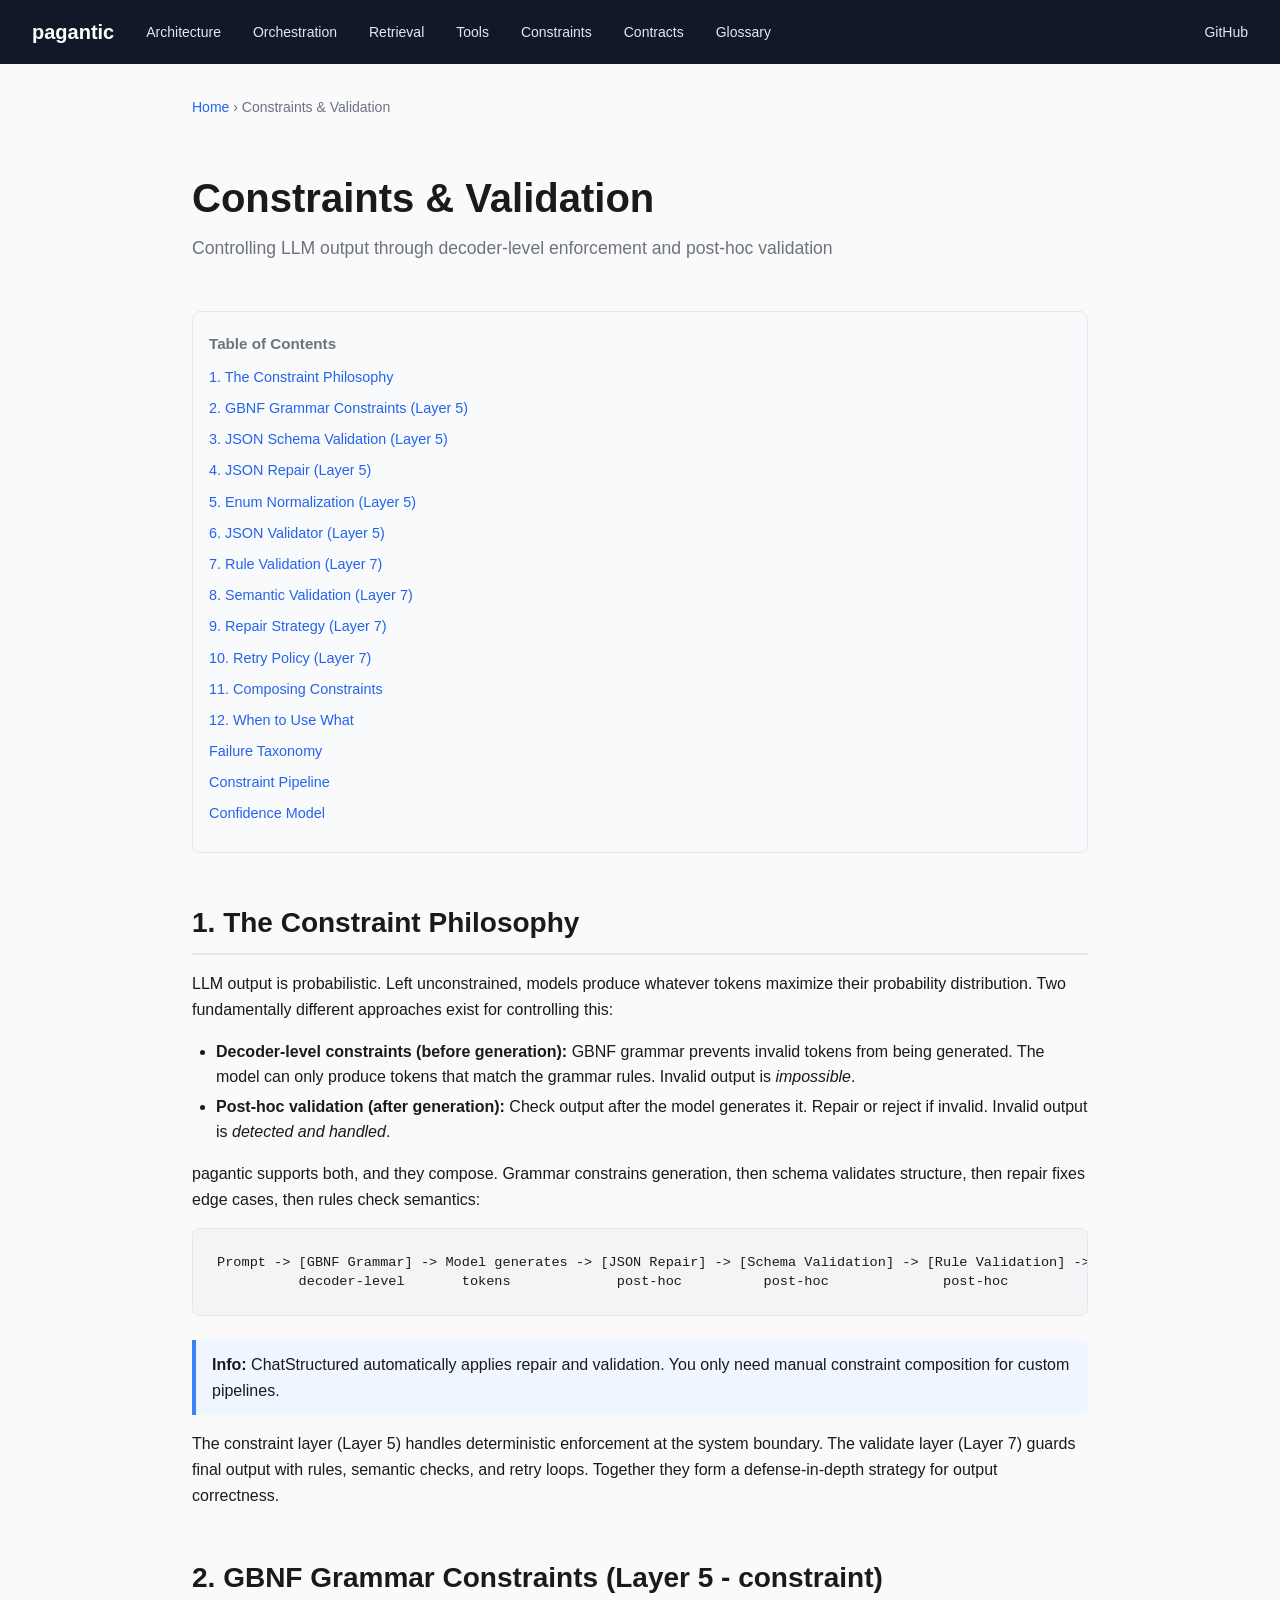
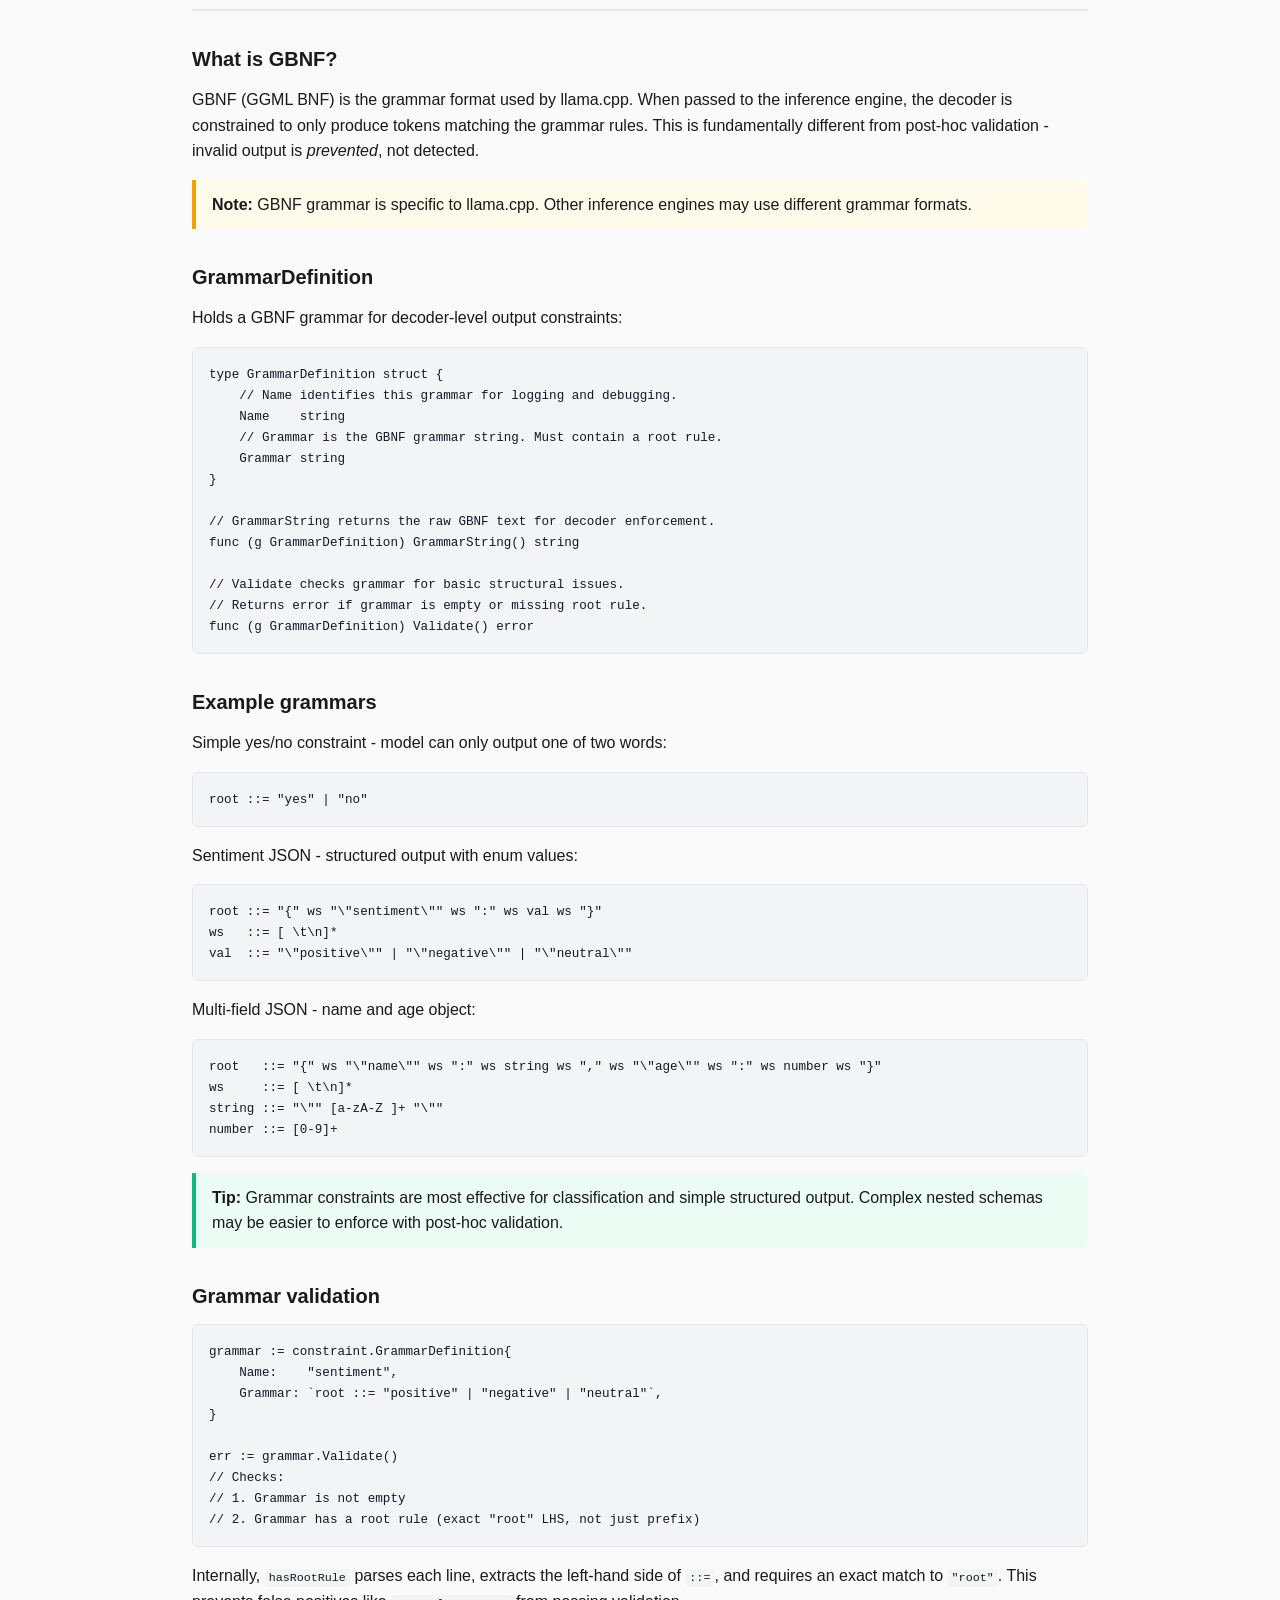
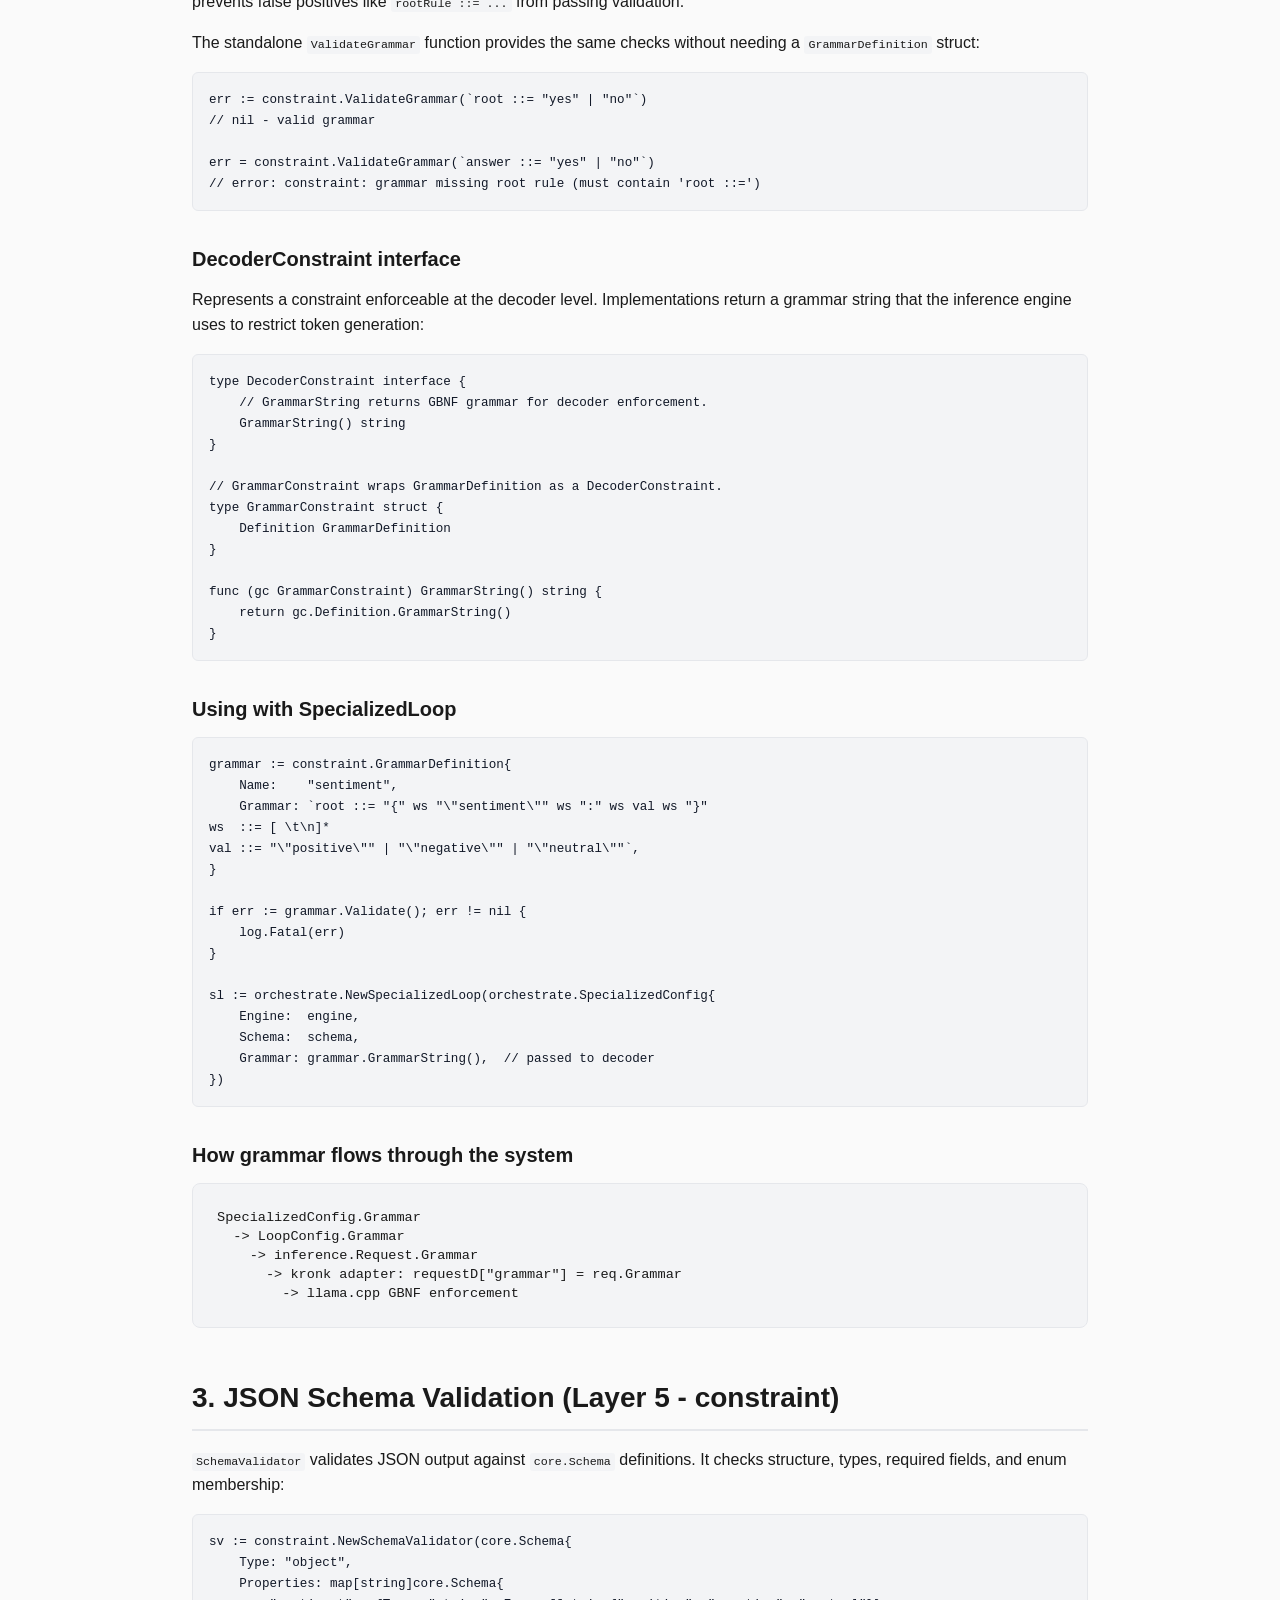
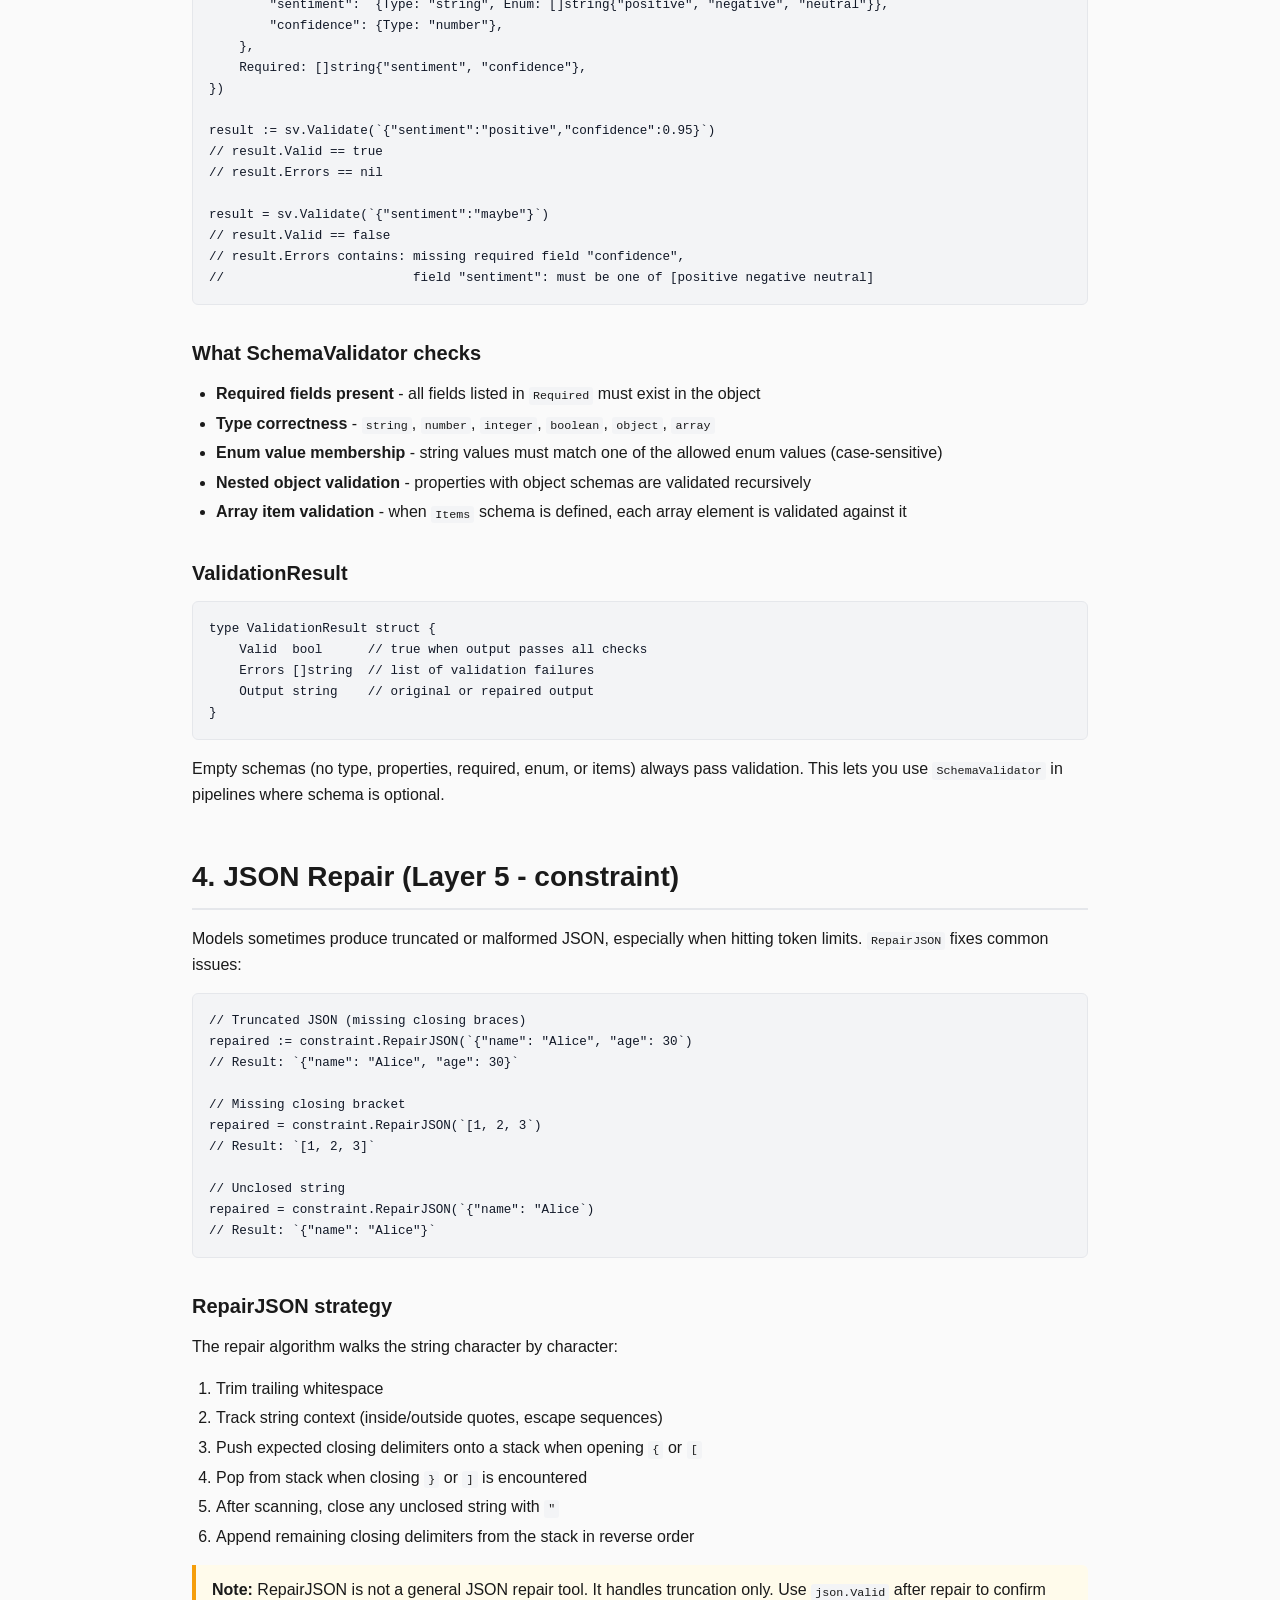
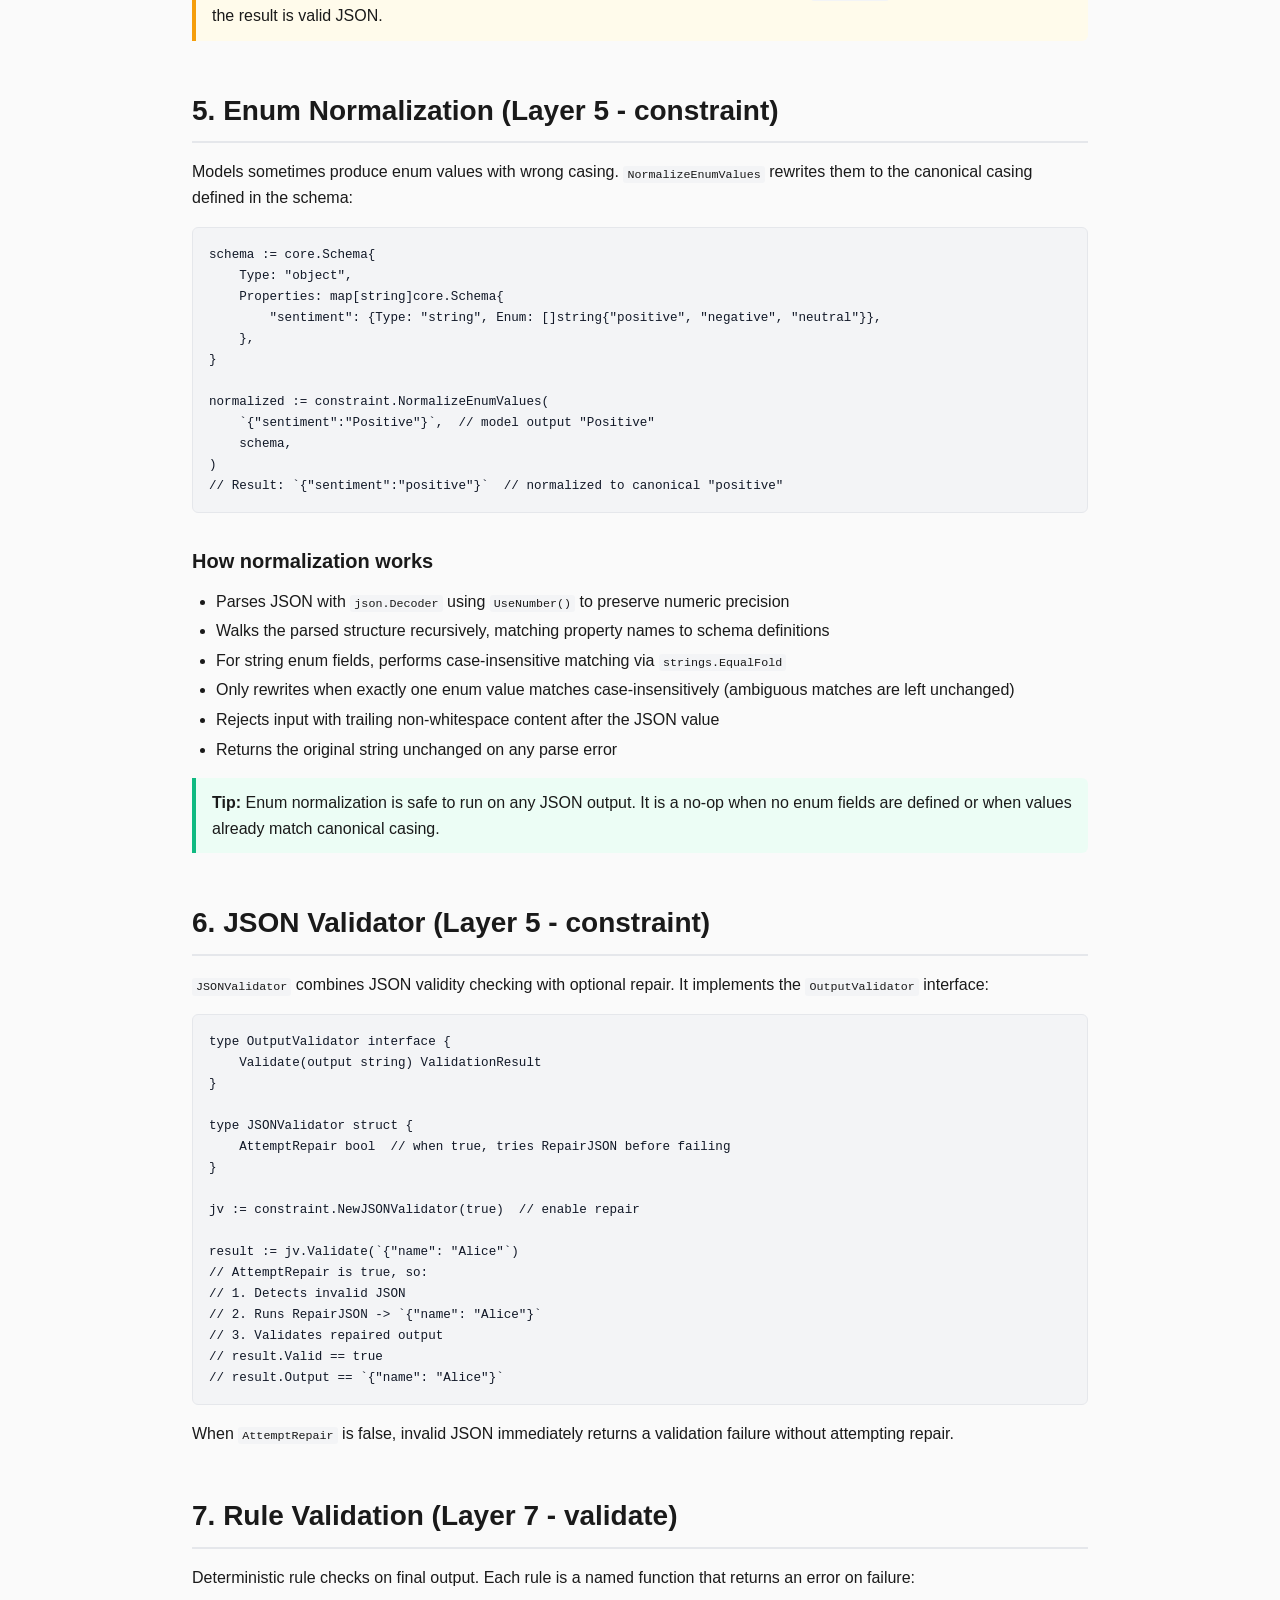
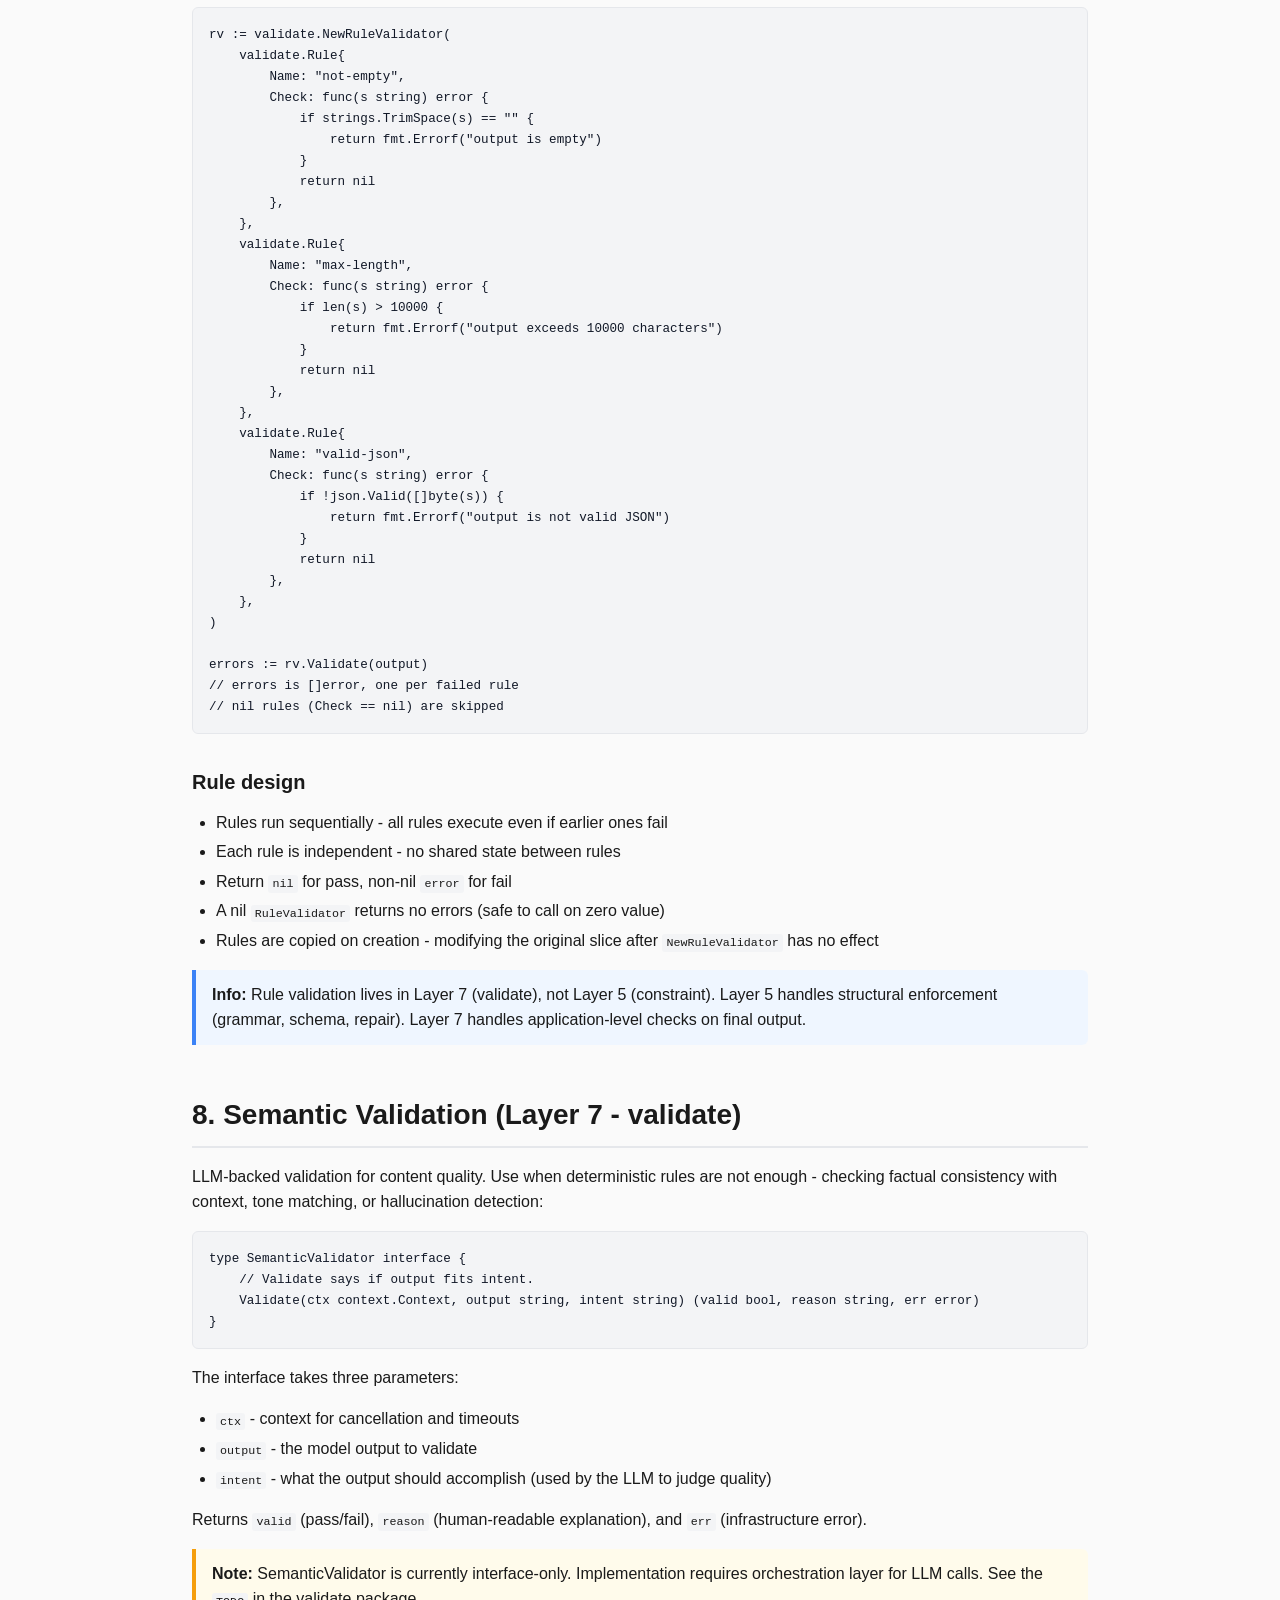
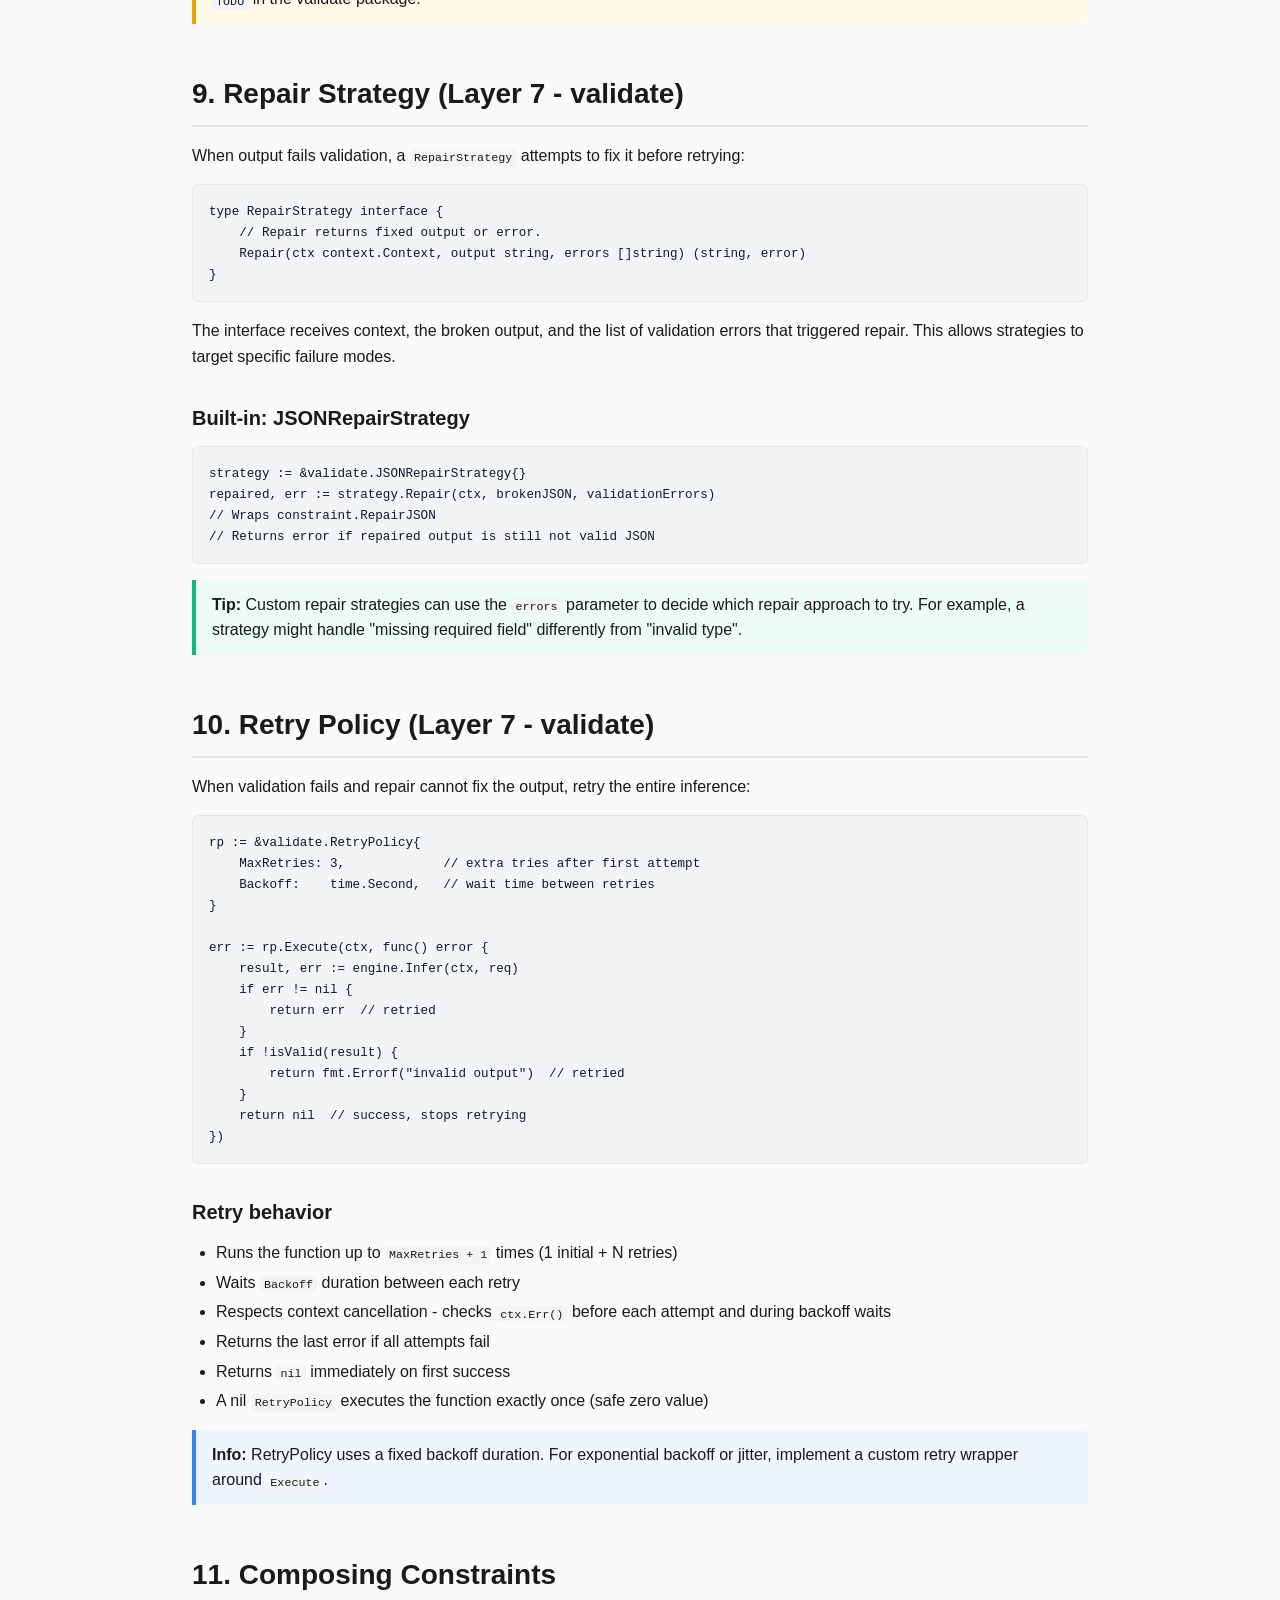
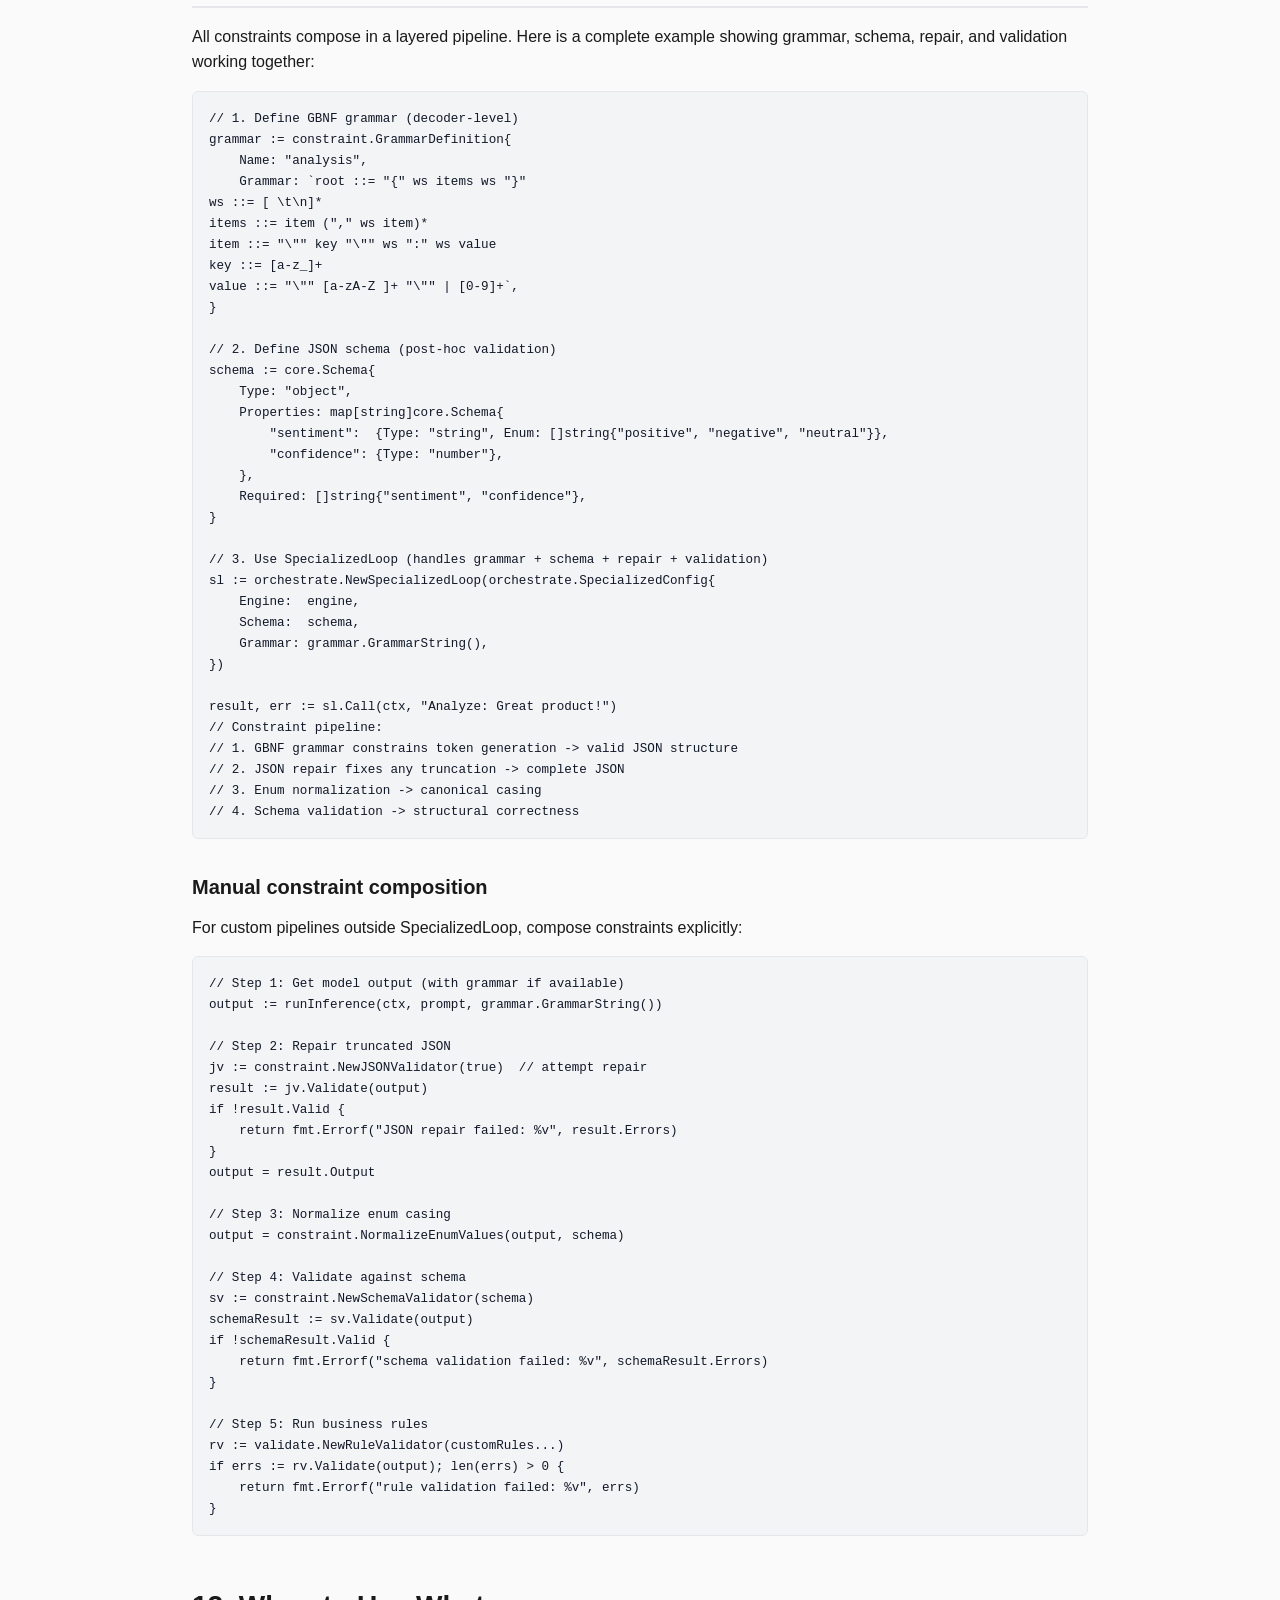
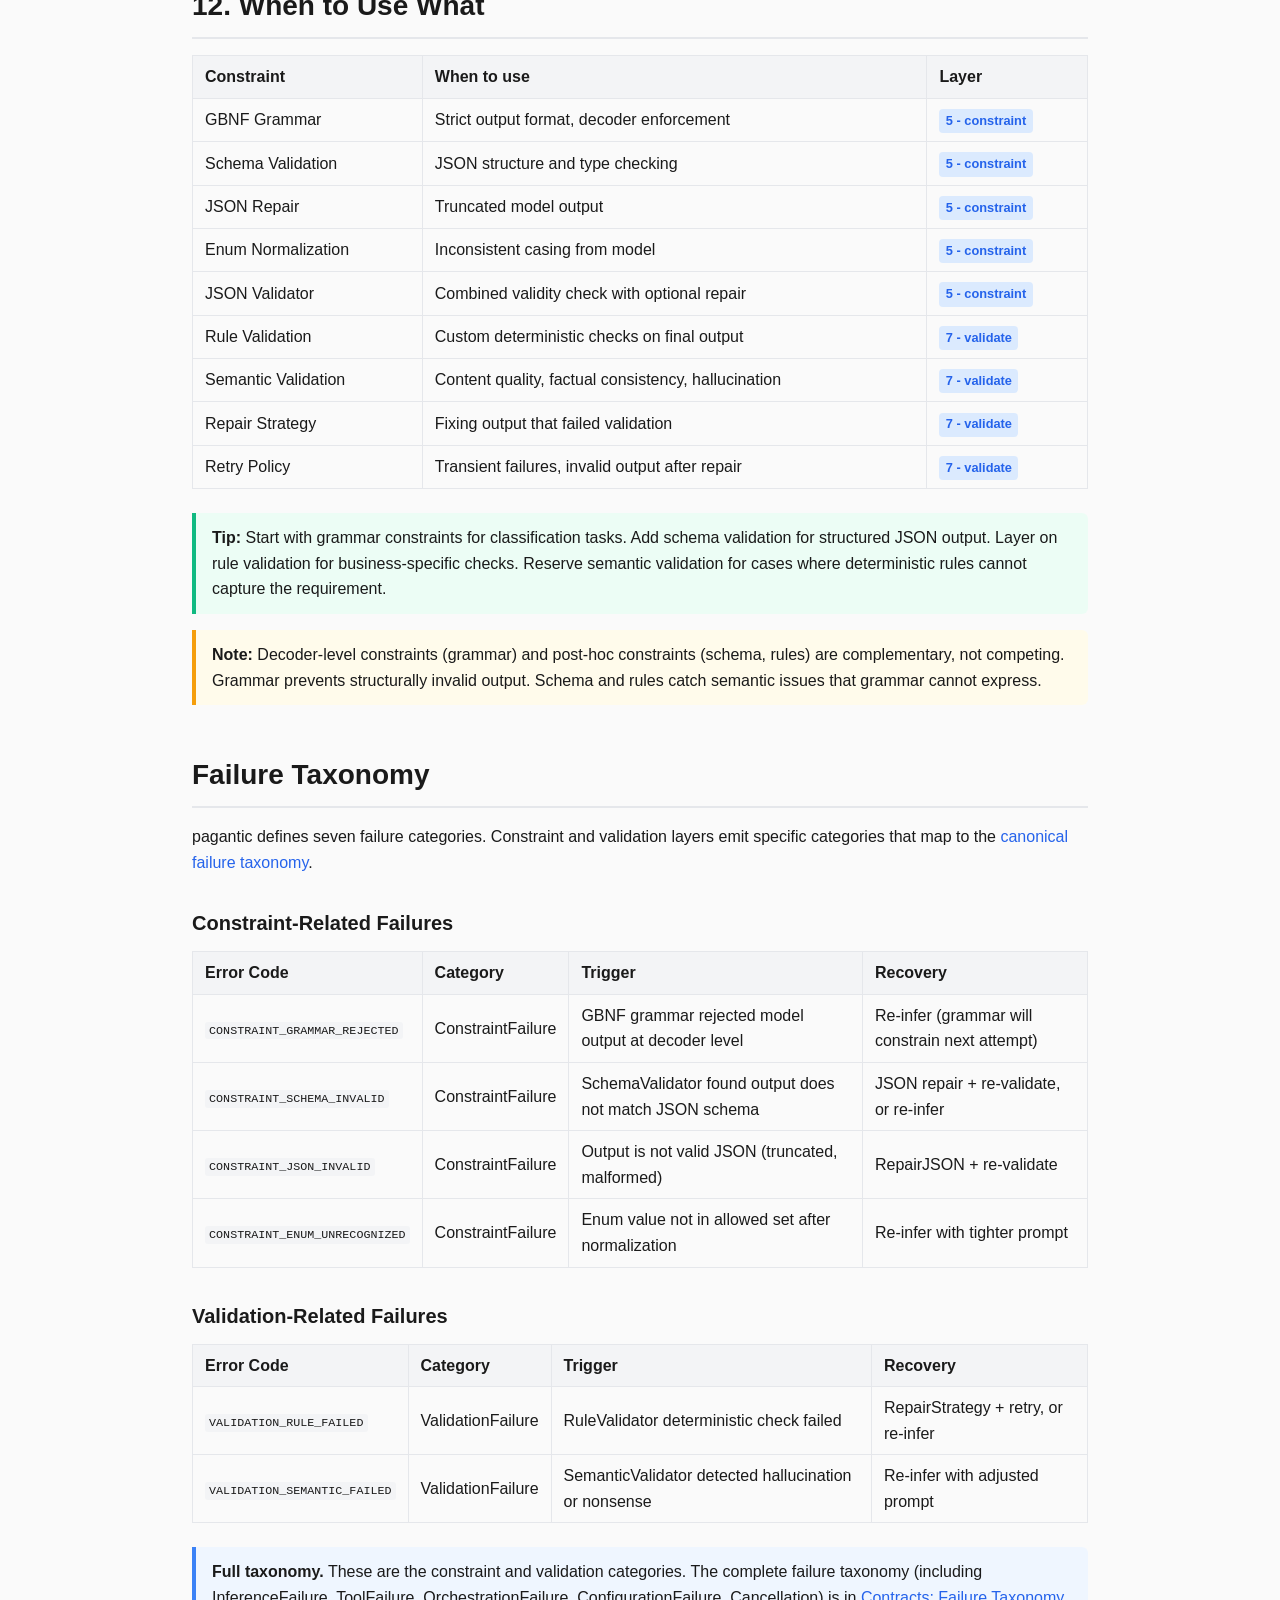
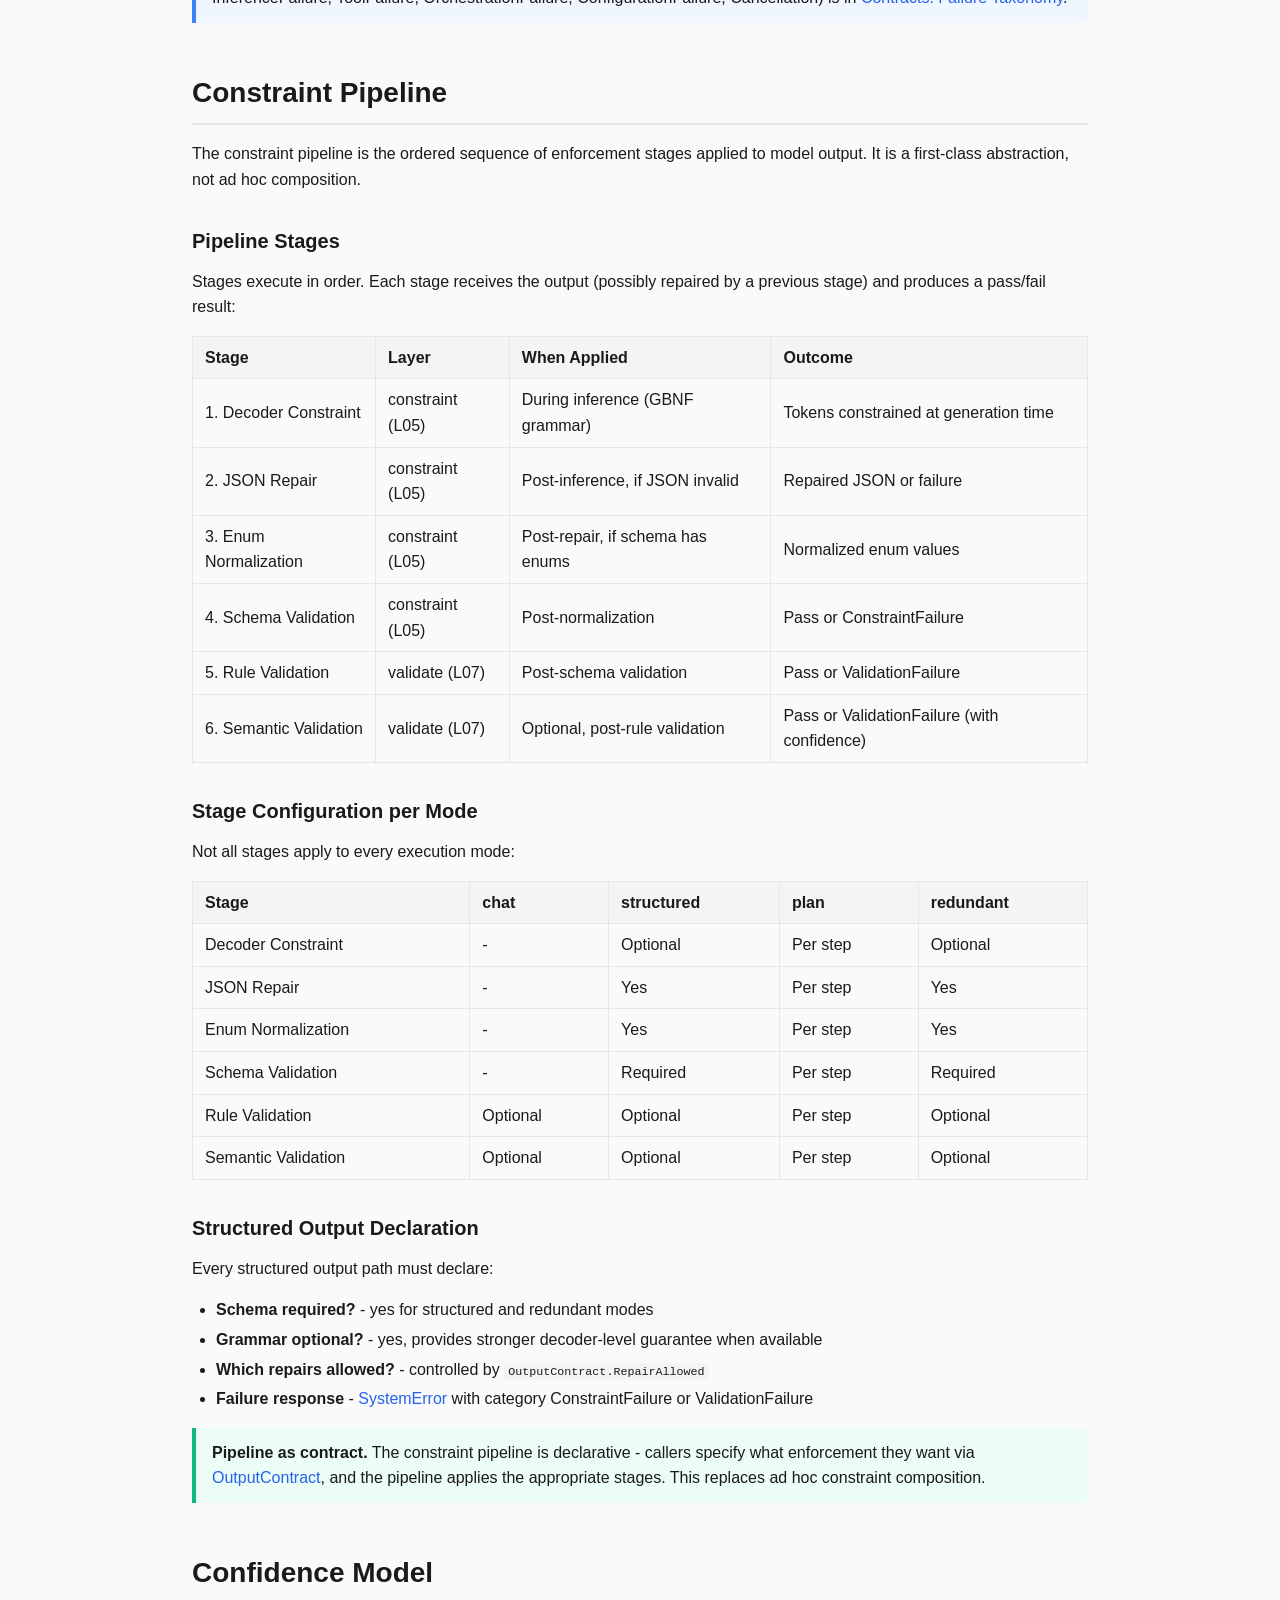
<file: docs/constraints.html>
<!DOCTYPE html>
<html lang="en">
<head>
<meta charset="utf-8">
<meta name="viewport" content="width=device-width, initial-scale=1">
<title>Constraints &amp; Validation - pagantic</title>
<link rel="stylesheet" href="style.css">
</head>
<body>

<nav>
  <a href="index.html" class="logo">pagantic</a>
  <a href="architecture.html">Architecture</a>
  <a href="orchestration.html">Orchestration</a>
  <a href="retrieval.html">Retrieval</a>
  <a href="tools.html">Tools</a>
  <a href="constraints.html">Constraints</a>
  <a href="contracts.html">Contracts</a>
  <a href="glossary.html">Glossary</a>
  <a href="https://github.com/miroslav-matejovsky/pagantic" target="_blank" style="margin-left: auto;">GitHub</a>
</nav>

<div class="container">

  <div class="breadcrumb">
    <a href="index.html">Home</a> &rsaquo; Constraints &amp; Validation
  </div>

  <div class="page-header">
    <h1>Constraints &amp; Validation</h1>
    <p>Controlling LLM output through decoder-level enforcement and post-hoc validation</p>
  </div>

  <div class="toc">
    <h4>Table of Contents</h4>
    <ul>
      <li><a href="#philosophy">1. The Constraint Philosophy</a></li>
      <li><a href="#gbnf-grammar">2. GBNF Grammar Constraints (Layer 5)</a></li>
      <li><a href="#schema-validation">3. JSON Schema Validation (Layer 5)</a></li>
      <li><a href="#json-repair">4. JSON Repair (Layer 5)</a></li>
      <li><a href="#enum-normalization">5. Enum Normalization (Layer 5)</a></li>
      <li><a href="#json-validator">6. JSON Validator (Layer 5)</a></li>
      <li><a href="#rule-validation">7. Rule Validation (Layer 7)</a></li>
      <li><a href="#semantic-validation">8. Semantic Validation (Layer 7)</a></li>
      <li><a href="#repair-strategy">9. Repair Strategy (Layer 7)</a></li>
      <li><a href="#retry-policy">10. Retry Policy (Layer 7)</a></li>
      <li><a href="#composing">11. Composing Constraints</a></li>
      <li><a href="#when-to-use">12. When to Use What</a></li>
      <li><a href="#failure-taxonomy">Failure Taxonomy</a></li>
      <li><a href="#constraint-pipeline">Constraint Pipeline</a></li>
      <li><a href="#confidence-model">Confidence Model</a></li>
    </ul>
  </div>

  <!-- ====================================================== -->
  <h2 id="philosophy">1. The Constraint Philosophy</h2>

  <p>LLM output is probabilistic. Left unconstrained, models produce whatever tokens maximize their probability distribution. Two fundamentally different approaches exist for controlling this:</p>

  <ul>
    <li><strong>Decoder-level constraints (before generation):</strong> GBNF grammar prevents invalid tokens from being generated. The model can only produce tokens that match the grammar rules. Invalid output is <em>impossible</em>.</li>
    <li><strong>Post-hoc validation (after generation):</strong> Check output after the model generates it. Repair or reject if invalid. Invalid output is <em>detected and handled</em>.</li>
  </ul>

  <p>pagantic supports both, and they compose. Grammar constrains generation, then schema validates structure, then repair fixes edge cases, then rules check semantics:</p>

  <div class="arch-diagram">Prompt -> [GBNF Grammar] -> Model generates -> [JSON Repair] -> [Schema Validation] -> [Rule Validation] -> Output
          decoder-level       tokens             post-hoc          post-hoc              post-hoc</div>

  <div class="info">
    <strong>Info:</strong> ChatStructured automatically applies repair and validation. You only need manual constraint composition for custom pipelines.
  </div>

  <p>The constraint layer (Layer 5) handles deterministic enforcement at the system boundary. The validate layer (Layer 7) guards final output with rules, semantic checks, and retry loops. Together they form a defense-in-depth strategy for output correctness.</p>

  <!-- ====================================================== -->
  <h2 id="gbnf-grammar">2. GBNF Grammar Constraints (Layer 5 - constraint)</h2>

  <h3>What is GBNF?</h3>

  <p>GBNF (GGML BNF) is the grammar format used by llama.cpp. When passed to the inference engine, the decoder is constrained to only produce tokens matching the grammar rules. This is fundamentally different from post-hoc validation - invalid output is <em>prevented</em>, not detected.</p>

  <div class="note">
    <strong>Note:</strong> GBNF grammar is specific to llama.cpp. Other inference engines may use different grammar formats.
  </div>

  <h3>GrammarDefinition</h3>

  <p>Holds a GBNF grammar for decoder-level output constraints:</p>

<pre><code>type GrammarDefinition struct {
    // Name identifies this grammar for logging and debugging.
    Name    string
    // Grammar is the GBNF grammar string. Must contain a root rule.
    Grammar string
}

// GrammarString returns the raw GBNF text for decoder enforcement.
func (g GrammarDefinition) GrammarString() string

// Validate checks grammar for basic structural issues.
// Returns error if grammar is empty or missing root rule.
func (g GrammarDefinition) Validate() error</code></pre>

  <h3>Example grammars</h3>

  <p>Simple yes/no constraint - model can only output one of two words:</p>

<pre><code>root ::= "yes" | "no"</code></pre>

  <p>Sentiment JSON - structured output with enum values:</p>

<pre><code>root ::= "{" ws "\"sentiment\"" ws ":" ws val ws "}"
ws   ::= [ \t\n]*
val  ::= "\"positive\"" | "\"negative\"" | "\"neutral\""</code></pre>

  <p>Multi-field JSON - name and age object:</p>

<pre><code>root   ::= "{" ws "\"name\"" ws ":" ws string ws "," ws "\"age\"" ws ":" ws number ws "}"
ws     ::= [ \t\n]*
string ::= "\"" [a-zA-Z ]+ "\""
number ::= [0-9]+</code></pre>

  <div class="tip">
    <strong>Tip:</strong> Grammar constraints are most effective for classification and simple structured output. Complex nested schemas may be easier to enforce with post-hoc validation.
  </div>

  <h3>Grammar validation</h3>

<pre><code>grammar := constraint.GrammarDefinition{
    Name:    "sentiment",
    Grammar: `root ::= "positive" | "negative" | "neutral"`,
}

err := grammar.Validate()
// Checks:
// 1. Grammar is not empty
// 2. Grammar has a root rule (exact "root" LHS, not just prefix)</code></pre>

  <p>Internally, <code>hasRootRule</code> parses each line, extracts the left-hand side of <code>::=</code>, and requires an exact match to <code>"root"</code>. This prevents false positives like <code>rootRule ::= ...</code> from passing validation.</p>

  <p>The standalone <code>ValidateGrammar</code> function provides the same checks without needing a <code>GrammarDefinition</code> struct:</p>

<pre><code>err := constraint.ValidateGrammar(`root ::= "yes" | "no"`)
// nil - valid grammar

err = constraint.ValidateGrammar(`answer ::= "yes" | "no"`)
// error: constraint: grammar missing root rule (must contain 'root ::=')</code></pre>

  <h3>DecoderConstraint interface</h3>

  <p>Represents a constraint enforceable at the decoder level. Implementations return a grammar string that the inference engine uses to restrict token generation:</p>

<pre><code>type DecoderConstraint interface {
    // GrammarString returns GBNF grammar for decoder enforcement.
    GrammarString() string
}

// GrammarConstraint wraps GrammarDefinition as a DecoderConstraint.
type GrammarConstraint struct {
    Definition GrammarDefinition
}

func (gc GrammarConstraint) GrammarString() string {
    return gc.Definition.GrammarString()
}</code></pre>

  <h3>Using with SpecializedLoop</h3>

<pre><code>grammar := constraint.GrammarDefinition{
    Name:    "sentiment",
    Grammar: `root ::= "{" ws "\"sentiment\"" ws ":" ws val ws "}"
ws  ::= [ \t\n]*
val ::= "\"positive\"" | "\"negative\"" | "\"neutral\""`,
}

if err := grammar.Validate(); err != nil {
    log.Fatal(err)
}

sl := orchestrate.NewSpecializedLoop(orchestrate.SpecializedConfig{
    Engine:  engine,
    Schema:  schema,
    Grammar: grammar.GrammarString(),  // passed to decoder
})</code></pre>

  <h3>How grammar flows through the system</h3>

  <div class="arch-diagram">SpecializedConfig.Grammar
  -> LoopConfig.Grammar
    -> inference.Request.Grammar
      -> kronk adapter: requestD["grammar"] = req.Grammar
        -> llama.cpp GBNF enforcement</div>

  <!-- ====================================================== -->
  <h2 id="schema-validation">3. JSON Schema Validation (Layer 5 - constraint)</h2>

  <p><code>SchemaValidator</code> validates JSON output against <code>core.Schema</code> definitions. It checks structure, types, required fields, and enum membership:</p>

<pre><code>sv := constraint.NewSchemaValidator(core.Schema{
    Type: "object",
    Properties: map[string]core.Schema{
        "sentiment":  {Type: "string", Enum: []string{"positive", "negative", "neutral"}},
        "confidence": {Type: "number"},
    },
    Required: []string{"sentiment", "confidence"},
})

result := sv.Validate(`{"sentiment":"positive","confidence":0.95}`)
// result.Valid == true
// result.Errors == nil

result = sv.Validate(`{"sentiment":"maybe"}`)
// result.Valid == false
// result.Errors contains: missing required field "confidence",
//                         field "sentiment": must be one of [positive negative neutral]</code></pre>

  <h3>What SchemaValidator checks</h3>

  <ul>
    <li><strong>Required fields present</strong> - all fields listed in <code>Required</code> must exist in the object</li>
    <li><strong>Type correctness</strong> - <code>string</code>, <code>number</code>, <code>integer</code>, <code>boolean</code>, <code>object</code>, <code>array</code></li>
    <li><strong>Enum value membership</strong> - string values must match one of the allowed enum values (case-sensitive)</li>
    <li><strong>Nested object validation</strong> - properties with object schemas are validated recursively</li>
    <li><strong>Array item validation</strong> - when <code>Items</code> schema is defined, each array element is validated against it</li>
  </ul>

  <h3>ValidationResult</h3>

<pre><code>type ValidationResult struct {
    Valid  bool      // true when output passes all checks
    Errors []string  // list of validation failures
    Output string    // original or repaired output
}</code></pre>

  <p>Empty schemas (no type, properties, required, enum, or items) always pass validation. This lets you use <code>SchemaValidator</code> in pipelines where schema is optional.</p>

  <!-- ====================================================== -->
  <h2 id="json-repair">4. JSON Repair (Layer 5 - constraint)</h2>

  <p>Models sometimes produce truncated or malformed JSON, especially when hitting token limits. <code>RepairJSON</code> fixes common issues:</p>

<pre><code>// Truncated JSON (missing closing braces)
repaired := constraint.RepairJSON(`{"name": "Alice", "age": 30`)
// Result: `{"name": "Alice", "age": 30}`

// Missing closing bracket
repaired = constraint.RepairJSON(`[1, 2, 3`)
// Result: `[1, 2, 3]`

// Unclosed string
repaired = constraint.RepairJSON(`{"name": "Alice`)
// Result: `{"name": "Alice"}`</code></pre>

  <h3>RepairJSON strategy</h3>

  <p>The repair algorithm walks the string character by character:</p>

  <ol>
    <li>Trim trailing whitespace</li>
    <li>Track string context (inside/outside quotes, escape sequences)</li>
    <li>Push expected closing delimiters onto a stack when opening <code>{</code> or <code>[</code></li>
    <li>Pop from stack when closing <code>}</code> or <code>]</code> is encountered</li>
    <li>After scanning, close any unclosed string with <code>"</code></li>
    <li>Append remaining closing delimiters from the stack in reverse order</li>
  </ol>

  <div class="note">
    <strong>Note:</strong> RepairJSON is not a general JSON repair tool. It handles truncation only. Use <code>json.Valid</code> after repair to confirm the result is valid JSON.
  </div>

  <!-- ====================================================== -->
  <h2 id="enum-normalization">5. Enum Normalization (Layer 5 - constraint)</h2>

  <p>Models sometimes produce enum values with wrong casing. <code>NormalizeEnumValues</code> rewrites them to the canonical casing defined in the schema:</p>

<pre><code>schema := core.Schema{
    Type: "object",
    Properties: map[string]core.Schema{
        "sentiment": {Type: "string", Enum: []string{"positive", "negative", "neutral"}},
    },
}

normalized := constraint.NormalizeEnumValues(
    `{"sentiment":"Positive"}`,  // model output "Positive"
    schema,
)
// Result: `{"sentiment":"positive"}`  // normalized to canonical "positive"</code></pre>

  <h3>How normalization works</h3>

  <ul>
    <li>Parses JSON with <code>json.Decoder</code> using <code>UseNumber()</code> to preserve numeric precision</li>
    <li>Walks the parsed structure recursively, matching property names to schema definitions</li>
    <li>For string enum fields, performs case-insensitive matching via <code>strings.EqualFold</code></li>
    <li>Only rewrites when exactly one enum value matches case-insensitively (ambiguous matches are left unchanged)</li>
    <li>Rejects input with trailing non-whitespace content after the JSON value</li>
    <li>Returns the original string unchanged on any parse error</li>
  </ul>

  <div class="tip">
    <strong>Tip:</strong> Enum normalization is safe to run on any JSON output. It is a no-op when no enum fields are defined or when values already match canonical casing.
  </div>

  <!-- ====================================================== -->
  <h2 id="json-validator">6. JSON Validator (Layer 5 - constraint)</h2>

  <p><code>JSONValidator</code> combines JSON validity checking with optional repair. It implements the <code>OutputValidator</code> interface:</p>

<pre><code>type OutputValidator interface {
    Validate(output string) ValidationResult
}

type JSONValidator struct {
    AttemptRepair bool  // when true, tries RepairJSON before failing
}

jv := constraint.NewJSONValidator(true)  // enable repair

result := jv.Validate(`{"name": "Alice"`)
// AttemptRepair is true, so:
// 1. Detects invalid JSON
// 2. Runs RepairJSON -> `{"name": "Alice"}`
// 3. Validates repaired output
// result.Valid == true
// result.Output == `{"name": "Alice"}`</code></pre>

  <p>When <code>AttemptRepair</code> is false, invalid JSON immediately returns a validation failure without attempting repair.</p>

  <!-- ====================================================== -->
  <h2 id="rule-validation">7. Rule Validation (Layer 7 - validate)</h2>

  <p>Deterministic rule checks on final output. Each rule is a named function that returns an error on failure:</p>

<pre><code>rv := validate.NewRuleValidator(
    validate.Rule{
        Name: "not-empty",
        Check: func(s string) error {
            if strings.TrimSpace(s) == "" {
                return fmt.Errorf("output is empty")
            }
            return nil
        },
    },
    validate.Rule{
        Name: "max-length",
        Check: func(s string) error {
            if len(s) > 10000 {
                return fmt.Errorf("output exceeds 10000 characters")
            }
            return nil
        },
    },
    validate.Rule{
        Name: "valid-json",
        Check: func(s string) error {
            if !json.Valid([]byte(s)) {
                return fmt.Errorf("output is not valid JSON")
            }
            return nil
        },
    },
)

errors := rv.Validate(output)
// errors is []error, one per failed rule
// nil rules (Check == nil) are skipped</code></pre>

  <h3>Rule design</h3>

  <ul>
    <li>Rules run sequentially - all rules execute even if earlier ones fail</li>
    <li>Each rule is independent - no shared state between rules</li>
    <li>Return <code>nil</code> for pass, non-nil <code>error</code> for fail</li>
    <li>A nil <code>RuleValidator</code> returns no errors (safe to call on zero value)</li>
    <li>Rules are copied on creation - modifying the original slice after <code>NewRuleValidator</code> has no effect</li>
  </ul>

  <div class="info">
    <strong>Info:</strong> Rule validation lives in Layer 7 (validate), not Layer 5 (constraint). Layer 5 handles structural enforcement (grammar, schema, repair). Layer 7 handles application-level checks on final output.
  </div>

  <!-- ====================================================== -->
  <h2 id="semantic-validation">8. Semantic Validation (Layer 7 - validate)</h2>

  <p>LLM-backed validation for content quality. Use when deterministic rules are not enough - checking factual consistency with context, tone matching, or hallucination detection:</p>

<pre><code>type SemanticValidator interface {
    // Validate says if output fits intent.
    Validate(ctx context.Context, output string, intent string) (valid bool, reason string, err error)
}</code></pre>

  <p>The interface takes three parameters:</p>

  <ul>
    <li><code>ctx</code> - context for cancellation and timeouts</li>
    <li><code>output</code> - the model output to validate</li>
    <li><code>intent</code> - what the output should accomplish (used by the LLM to judge quality)</li>
  </ul>

  <p>Returns <code>valid</code> (pass/fail), <code>reason</code> (human-readable explanation), and <code>err</code> (infrastructure error).</p>

  <div class="note">
    <strong>Note:</strong> SemanticValidator is currently interface-only. Implementation requires orchestration layer for LLM calls. See the <code>TODO</code> in the validate package.
  </div>

  <!-- ====================================================== -->
  <h2 id="repair-strategy">9. Repair Strategy (Layer 7 - validate)</h2>

  <p>When output fails validation, a <code>RepairStrategy</code> attempts to fix it before retrying:</p>

<pre><code>type RepairStrategy interface {
    // Repair returns fixed output or error.
    Repair(ctx context.Context, output string, errors []string) (string, error)
}</code></pre>

  <p>The interface receives context, the broken output, and the list of validation errors that triggered repair. This allows strategies to target specific failure modes.</p>

  <h3>Built-in: JSONRepairStrategy</h3>

<pre><code>strategy := &amp;validate.JSONRepairStrategy{}
repaired, err := strategy.Repair(ctx, brokenJSON, validationErrors)
// Wraps constraint.RepairJSON
// Returns error if repaired output is still not valid JSON</code></pre>

  <div class="tip">
    <strong>Tip:</strong> Custom repair strategies can use the <code>errors</code> parameter to decide which repair approach to try. For example, a strategy might handle "missing required field" differently from "invalid type".
  </div>

  <!-- ====================================================== -->
  <h2 id="retry-policy">10. Retry Policy (Layer 7 - validate)</h2>

  <p>When validation fails and repair cannot fix the output, retry the entire inference:</p>

<pre><code>rp := &amp;validate.RetryPolicy{
    MaxRetries: 3,             // extra tries after first attempt
    Backoff:    time.Second,   // wait time between retries
}

err := rp.Execute(ctx, func() error {
    result, err := engine.Infer(ctx, req)
    if err != nil {
        return err  // retried
    }
    if !isValid(result) {
        return fmt.Errorf("invalid output")  // retried
    }
    return nil  // success, stops retrying
})</code></pre>

  <h3>Retry behavior</h3>

  <ul>
    <li>Runs the function up to <code>MaxRetries + 1</code> times (1 initial + N retries)</li>
    <li>Waits <code>Backoff</code> duration between each retry</li>
    <li>Respects context cancellation - checks <code>ctx.Err()</code> before each attempt and during backoff waits</li>
    <li>Returns the last error if all attempts fail</li>
    <li>Returns <code>nil</code> immediately on first success</li>
    <li>A nil <code>RetryPolicy</code> executes the function exactly once (safe zero value)</li>
  </ul>

  <div class="info">
    <strong>Info:</strong> RetryPolicy uses a fixed backoff duration. For exponential backoff or jitter, implement a custom retry wrapper around <code>Execute</code>.
  </div>

  <!-- ====================================================== -->
  <h2 id="composing">11. Composing Constraints</h2>

  <p>All constraints compose in a layered pipeline. Here is a complete example showing grammar, schema, repair, and validation working together:</p>

<pre><code>// 1. Define GBNF grammar (decoder-level)
grammar := constraint.GrammarDefinition{
    Name: "analysis",
    Grammar: `root ::= "{" ws items ws "}"
ws ::= [ \t\n]*
items ::= item ("," ws item)*
item ::= "\"" key "\"" ws ":" ws value
key ::= [a-z_]+
value ::= "\"" [a-zA-Z ]+ "\"" | [0-9]+`,
}

// 2. Define JSON schema (post-hoc validation)
schema := core.Schema{
    Type: "object",
    Properties: map[string]core.Schema{
        "sentiment":  {Type: "string", Enum: []string{"positive", "negative", "neutral"}},
        "confidence": {Type: "number"},
    },
    Required: []string{"sentiment", "confidence"},
}

// 3. Use SpecializedLoop (handles grammar + schema + repair + validation)
sl := orchestrate.NewSpecializedLoop(orchestrate.SpecializedConfig{
    Engine:  engine,
    Schema:  schema,
    Grammar: grammar.GrammarString(),
})

result, err := sl.Call(ctx, "Analyze: Great product!")
// Constraint pipeline:
// 1. GBNF grammar constrains token generation -> valid JSON structure
// 2. JSON repair fixes any truncation -> complete JSON
// 3. Enum normalization -> canonical casing
// 4. Schema validation -> structural correctness</code></pre>

  <h3>Manual constraint composition</h3>

  <p>For custom pipelines outside SpecializedLoop, compose constraints explicitly:</p>

<pre><code>// Step 1: Get model output (with grammar if available)
output := runInference(ctx, prompt, grammar.GrammarString())

// Step 2: Repair truncated JSON
jv := constraint.NewJSONValidator(true)  // attempt repair
result := jv.Validate(output)
if !result.Valid {
    return fmt.Errorf("JSON repair failed: %v", result.Errors)
}
output = result.Output

// Step 3: Normalize enum casing
output = constraint.NormalizeEnumValues(output, schema)

// Step 4: Validate against schema
sv := constraint.NewSchemaValidator(schema)
schemaResult := sv.Validate(output)
if !schemaResult.Valid {
    return fmt.Errorf("schema validation failed: %v", schemaResult.Errors)
}

// Step 5: Run business rules
rv := validate.NewRuleValidator(customRules...)
if errs := rv.Validate(output); len(errs) > 0 {
    return fmt.Errorf("rule validation failed: %v", errs)
}</code></pre>

  <!-- ====================================================== -->
  <h2 id="when-to-use">12. When to Use What</h2>

  <table>
    <thead>
      <tr>
        <th>Constraint</th>
        <th>When to use</th>
        <th>Layer</th>
      </tr>
    </thead>
    <tbody>
      <tr>
        <td>GBNF Grammar</td>
        <td>Strict output format, decoder enforcement</td>
        <td><span class="badge">5 - constraint</span></td>
      </tr>
      <tr>
        <td>Schema Validation</td>
        <td>JSON structure and type checking</td>
        <td><span class="badge">5 - constraint</span></td>
      </tr>
      <tr>
        <td>JSON Repair</td>
        <td>Truncated model output</td>
        <td><span class="badge">5 - constraint</span></td>
      </tr>
      <tr>
        <td>Enum Normalization</td>
        <td>Inconsistent casing from model</td>
        <td><span class="badge">5 - constraint</span></td>
      </tr>
      <tr>
        <td>JSON Validator</td>
        <td>Combined validity check with optional repair</td>
        <td><span class="badge">5 - constraint</span></td>
      </tr>
      <tr>
        <td>Rule Validation</td>
        <td>Custom deterministic checks on final output</td>
        <td><span class="badge">7 - validate</span></td>
      </tr>
      <tr>
        <td>Semantic Validation</td>
        <td>Content quality, factual consistency, hallucination</td>
        <td><span class="badge">7 - validate</span></td>
      </tr>
      <tr>
        <td>Repair Strategy</td>
        <td>Fixing output that failed validation</td>
        <td><span class="badge">7 - validate</span></td>
      </tr>
      <tr>
        <td>Retry Policy</td>
        <td>Transient failures, invalid output after repair</td>
        <td><span class="badge">7 - validate</span></td>
      </tr>
    </tbody>
  </table>

  <div class="tip">
    <strong>Tip:</strong> Start with grammar constraints for classification tasks. Add schema validation for structured JSON output. Layer on rule validation for business-specific checks. Reserve semantic validation for cases where deterministic rules cannot capture the requirement.
  </div>

  <div class="note">
    <strong>Note:</strong> Decoder-level constraints (grammar) and post-hoc constraints (schema, rules) are complementary, not competing. Grammar prevents structurally invalid output. Schema and rules catch semantic issues that grammar cannot express.
  </div>

<!-- ================================================================== -->
<h2 id="failure-taxonomy">Failure Taxonomy</h2>

<p>
  pagantic defines seven failure categories. Constraint and validation layers emit
  specific categories that map to the
  <a href="contracts.html#failure-taxonomy">canonical failure taxonomy</a>.
</p>

<h3>Constraint-Related Failures</h3>

<table>
  <thead>
    <tr><th>Error Code</th><th>Category</th><th>Trigger</th><th>Recovery</th></tr>
  </thead>
  <tbody>
    <tr>
      <td><code>CONSTRAINT_GRAMMAR_REJECTED</code></td>
      <td>ConstraintFailure</td>
      <td>GBNF grammar rejected model output at decoder level</td>
      <td>Re-infer (grammar will constrain next attempt)</td>
    </tr>
    <tr>
      <td><code>CONSTRAINT_SCHEMA_INVALID</code></td>
      <td>ConstraintFailure</td>
      <td>SchemaValidator found output does not match JSON schema</td>
      <td>JSON repair + re-validate, or re-infer</td>
    </tr>
    <tr>
      <td><code>CONSTRAINT_JSON_INVALID</code></td>
      <td>ConstraintFailure</td>
      <td>Output is not valid JSON (truncated, malformed)</td>
      <td>RepairJSON + re-validate</td>
    </tr>
    <tr>
      <td><code>CONSTRAINT_ENUM_UNRECOGNIZED</code></td>
      <td>ConstraintFailure</td>
      <td>Enum value not in allowed set after normalization</td>
      <td>Re-infer with tighter prompt</td>
    </tr>
  </tbody>
</table>

<h3>Validation-Related Failures</h3>

<table>
  <thead>
    <tr><th>Error Code</th><th>Category</th><th>Trigger</th><th>Recovery</th></tr>
  </thead>
  <tbody>
    <tr>
      <td><code>VALIDATION_RULE_FAILED</code></td>
      <td>ValidationFailure</td>
      <td>RuleValidator deterministic check failed</td>
      <td>RepairStrategy + retry, or re-infer</td>
    </tr>
    <tr>
      <td><code>VALIDATION_SEMANTIC_FAILED</code></td>
      <td>ValidationFailure</td>
      <td>SemanticValidator detected hallucination or nonsense</td>
      <td>Re-infer with adjusted prompt</td>
    </tr>
  </tbody>
</table>

<div class="info">
  <strong>Full taxonomy.</strong> These are the constraint and validation categories.
  The complete failure taxonomy (including InferenceFailure, ToolFailure,
  OrchestrationFailure, ConfigurationFailure, Cancellation) is in
  <a href="contracts.html#failure-taxonomy">Contracts: Failure Taxonomy</a>.
</div>

<!-- ================================================================== -->
<h2 id="constraint-pipeline">Constraint Pipeline</h2>

<p>
  The constraint pipeline is the ordered sequence of enforcement stages applied to
  model output. It is a first-class abstraction, not ad hoc composition.
</p>

<h3>Pipeline Stages</h3>

<p>
  Stages execute in order. Each stage receives the output (possibly repaired by
  a previous stage) and produces a pass/fail result:
</p>

<table>
  <thead>
    <tr><th>Stage</th><th>Layer</th><th>When Applied</th><th>Outcome</th></tr>
  </thead>
  <tbody>
    <tr>
      <td>1. Decoder Constraint</td>
      <td>constraint (L05)</td>
      <td>During inference (GBNF grammar)</td>
      <td>Tokens constrained at generation time</td>
    </tr>
    <tr>
      <td>2. JSON Repair</td>
      <td>constraint (L05)</td>
      <td>Post-inference, if JSON invalid</td>
      <td>Repaired JSON or failure</td>
    </tr>
    <tr>
      <td>3. Enum Normalization</td>
      <td>constraint (L05)</td>
      <td>Post-repair, if schema has enums</td>
      <td>Normalized enum values</td>
    </tr>
    <tr>
      <td>4. Schema Validation</td>
      <td>constraint (L05)</td>
      <td>Post-normalization</td>
      <td>Pass or ConstraintFailure</td>
    </tr>
    <tr>
      <td>5. Rule Validation</td>
      <td>validate (L07)</td>
      <td>Post-schema validation</td>
      <td>Pass or ValidationFailure</td>
    </tr>
    <tr>
      <td>6. Semantic Validation</td>
      <td>validate (L07)</td>
      <td>Optional, post-rule validation</td>
      <td>Pass or ValidationFailure (with confidence)</td>
    </tr>
  </tbody>
</table>

<h3>Stage Configuration per Mode</h3>

<p>
  Not all stages apply to every execution mode:
</p>

<table>
  <thead>
    <tr><th>Stage</th><th>chat</th><th>structured</th><th>plan</th><th>redundant</th></tr>
  </thead>
  <tbody>
    <tr><td>Decoder Constraint</td><td>-</td><td>Optional</td><td>Per step</td><td>Optional</td></tr>
    <tr><td>JSON Repair</td><td>-</td><td>Yes</td><td>Per step</td><td>Yes</td></tr>
    <tr><td>Enum Normalization</td><td>-</td><td>Yes</td><td>Per step</td><td>Yes</td></tr>
    <tr><td>Schema Validation</td><td>-</td><td>Required</td><td>Per step</td><td>Required</td></tr>
    <tr><td>Rule Validation</td><td>Optional</td><td>Optional</td><td>Per step</td><td>Optional</td></tr>
    <tr><td>Semantic Validation</td><td>Optional</td><td>Optional</td><td>Per step</td><td>Optional</td></tr>
  </tbody>
</table>

<h3>Structured Output Declaration</h3>

<p>
  Every structured output path must declare:
</p>

<ul>
  <li><strong>Schema required?</strong> - yes for structured and redundant modes</li>
  <li><strong>Grammar optional?</strong> - yes, provides stronger decoder-level guarantee when available</li>
  <li><strong>Which repairs allowed?</strong> - controlled by <code>OutputContract.RepairAllowed</code></li>
  <li><strong>Failure response</strong> - <a href="glossary.html#system-error">SystemError</a> with
    category ConstraintFailure or ValidationFailure</li>
</ul>

<div class="tip">
  <strong>Pipeline as contract.</strong> The constraint pipeline is declarative -
  callers specify what enforcement they want via
  <a href="contracts.html#output-contract">OutputContract</a>, and the pipeline
  applies the appropriate stages. This replaces ad hoc constraint composition.
</div>

<!-- ================================================================== -->
<h2 id="confidence-model">Confidence Model</h2>

<p>
  Confidence is an optional score on
  <a href="contracts.html#system-response">SystemResponse</a> indicating output reliability.
  It is a system-wide concept, not limited to any single pattern.
</p>

<h3>Confidence Sources</h3>

<table>
  <thead>
    <tr><th>Source</th><th>How Computed</th><th>Range</th><th>Pattern</th></tr>
  </thead>
  <tbody>
    <tr>
      <td><strong>Voting</strong></td>
      <td>Agreement ratio among N redundant inferences</td>
      <td>[0..1]</td>
      <td>RedundantLoop</td>
    </tr>
    <tr>
      <td><strong>Validation</strong></td>
      <td>Binary: 1.0 if all rules pass, 0.0 if any fail. Semantic validation may provide a continuous score.</td>
      <td>[0..1]</td>
      <td>Any structured pattern</td>
    </tr>
    <tr>
      <td><strong>Retrieval</strong></td>
      <td>Coverage metric: average retrieval score or fraction of query terms matched</td>
      <td>[0..1]</td>
      <td>Patterns using ContextProvider</td>
    </tr>
  </tbody>
</table>

<h3>Interpretation</h3>

<p>
  Confidence can be used as:
</p>

<ul>
  <li><strong>Gate</strong> - reject responses below a threshold (e.g., confidence &lt; 0.6 triggers fallback)</li>
  <li><strong>Informational</strong> - pass confidence to the caller for their own decision-making</li>
</ul>

<div class="info">
  <strong>Optional field.</strong> Confidence is not always available. Chat mode (AgentLoop)
  typically does not produce confidence. Structured and redundant modes can produce it
  when validation or voting runs. Callers should check for nil before using.
</div>

</div>

<footer>pagantic - Probabilistic Agentic Control System</footer>

</body>
</html>
</file>
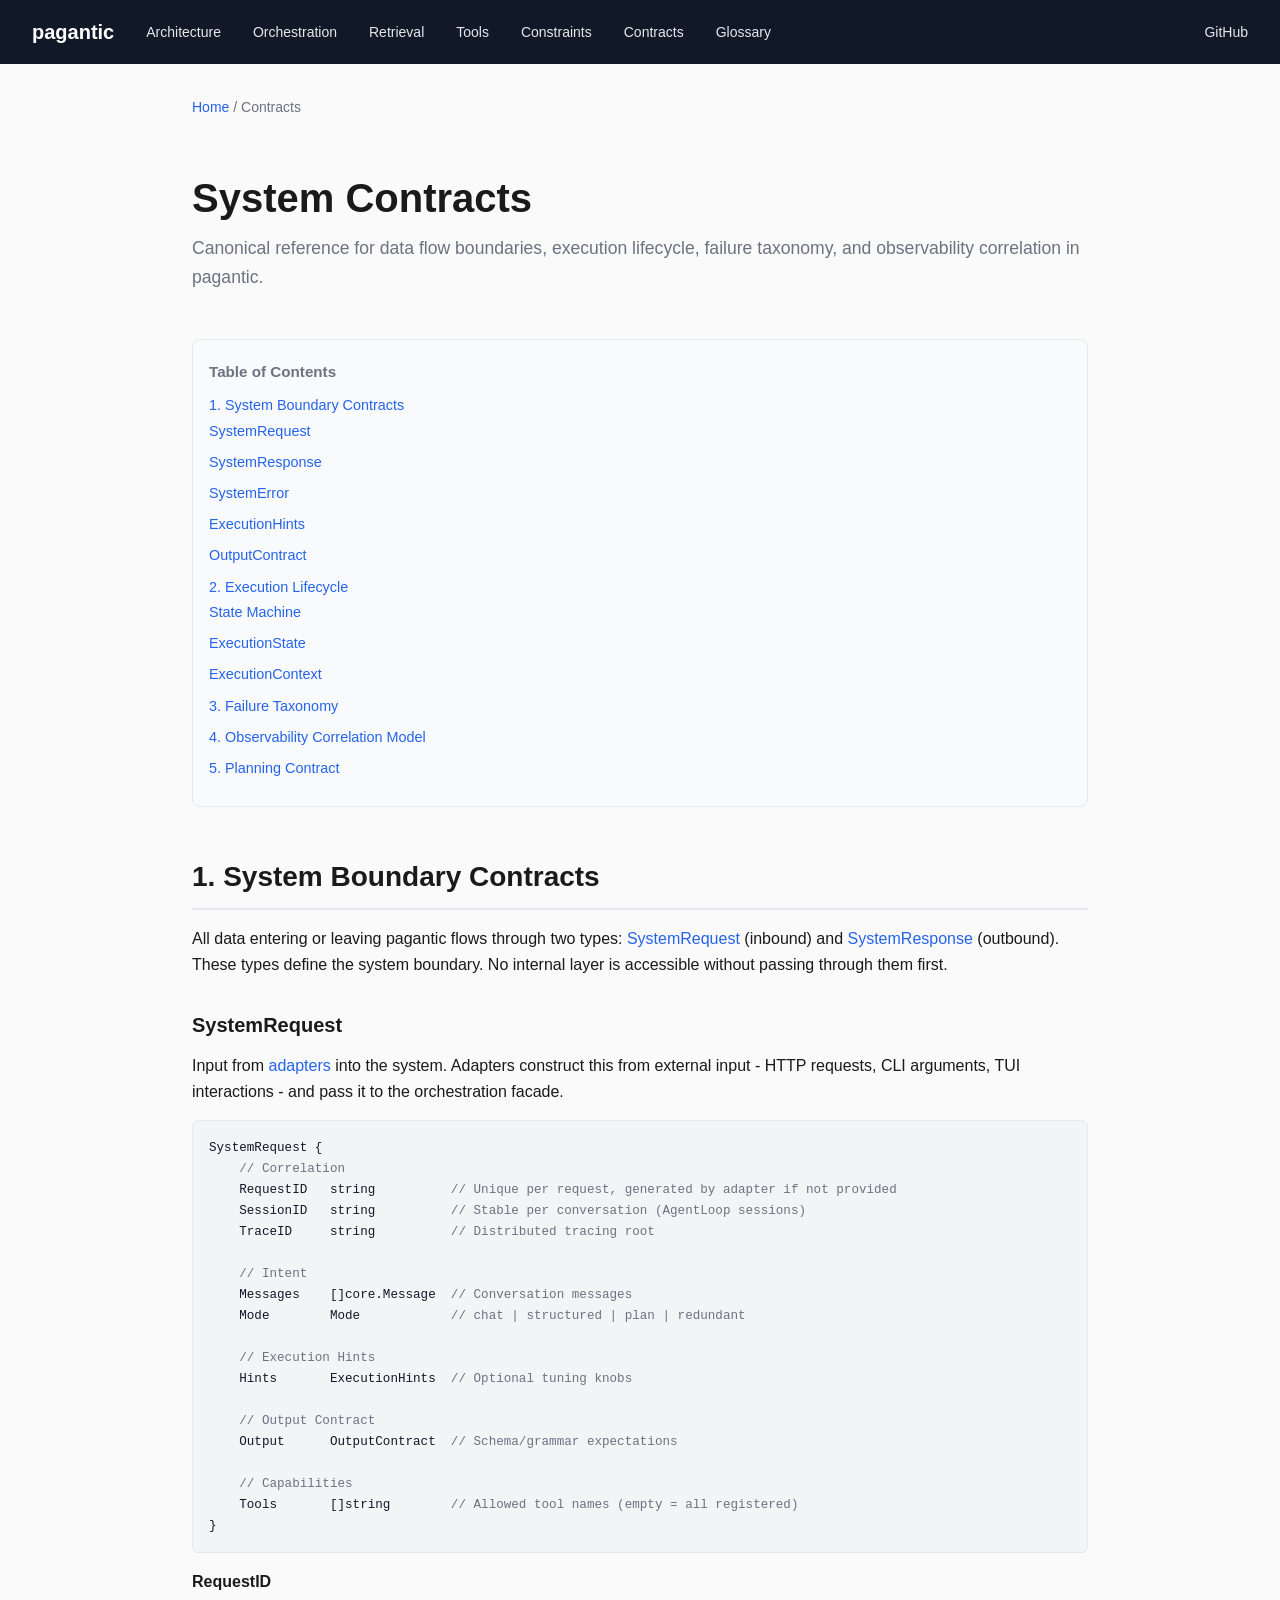
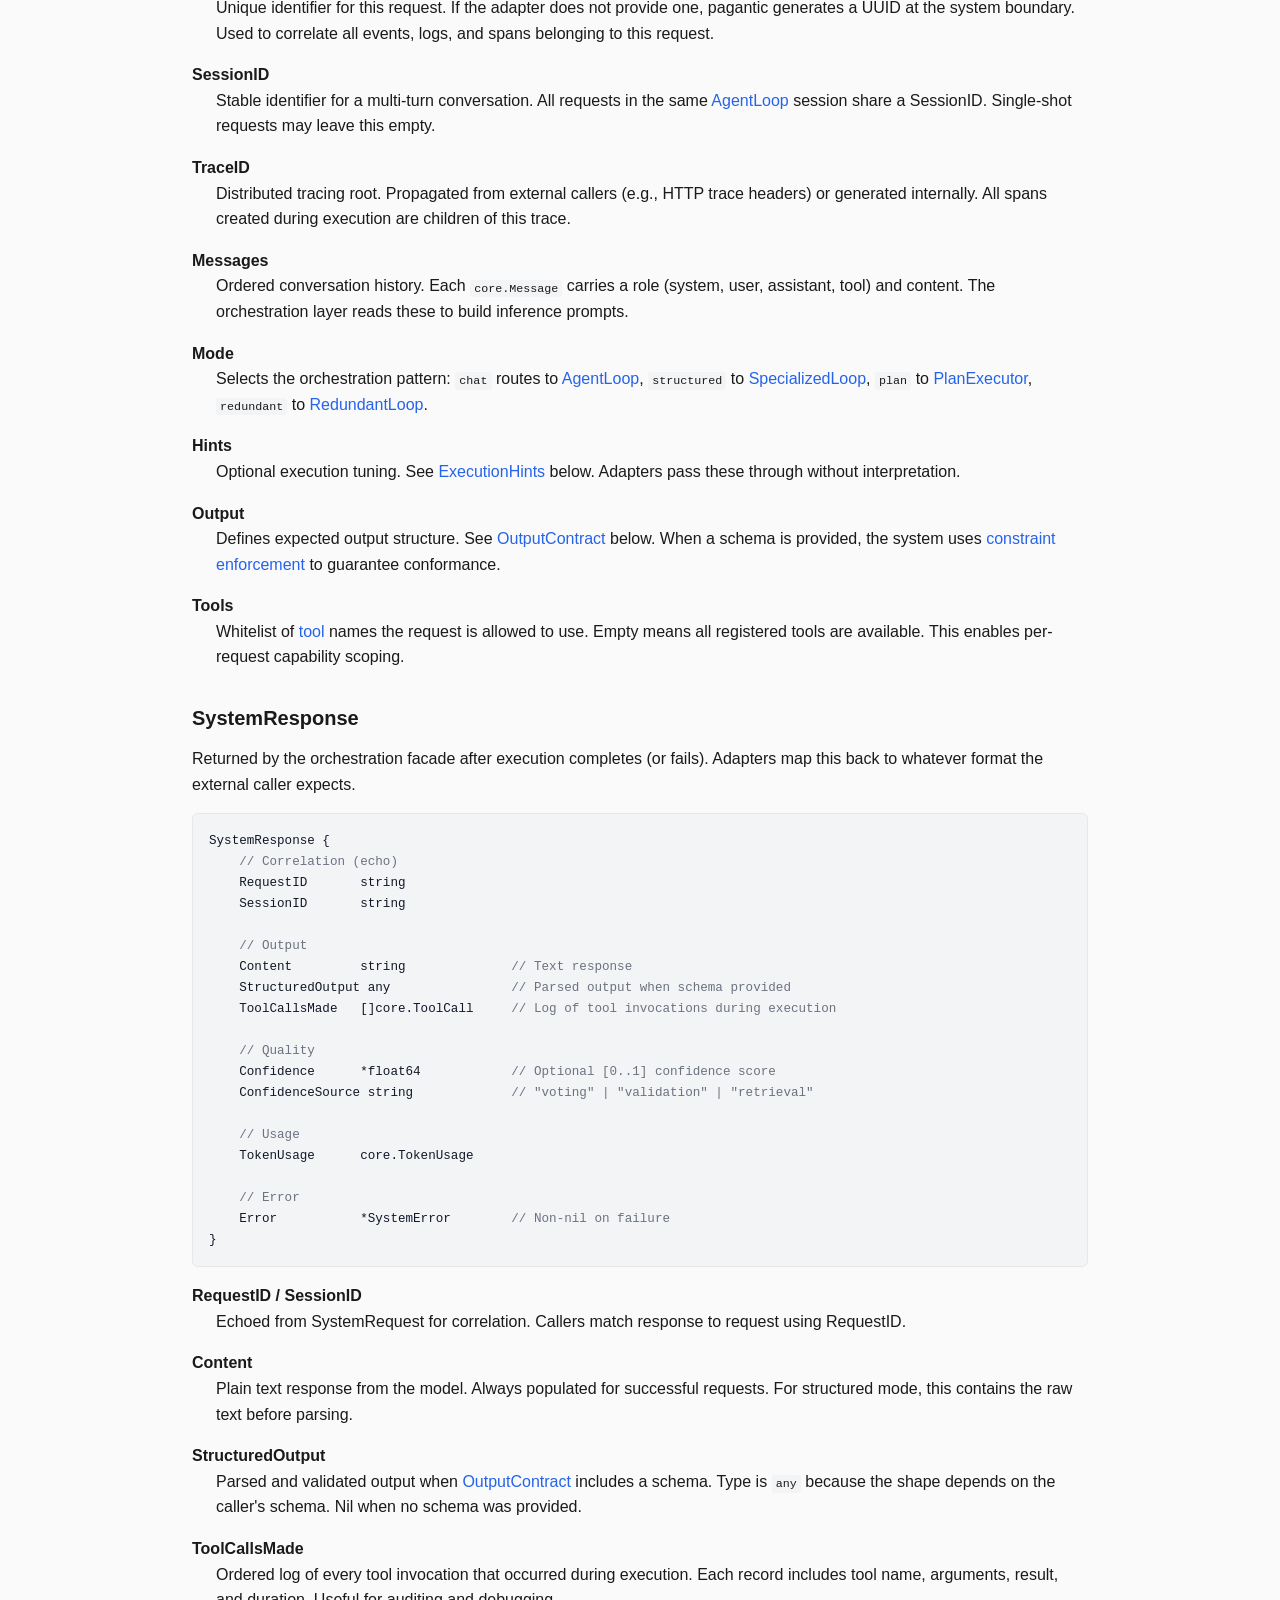
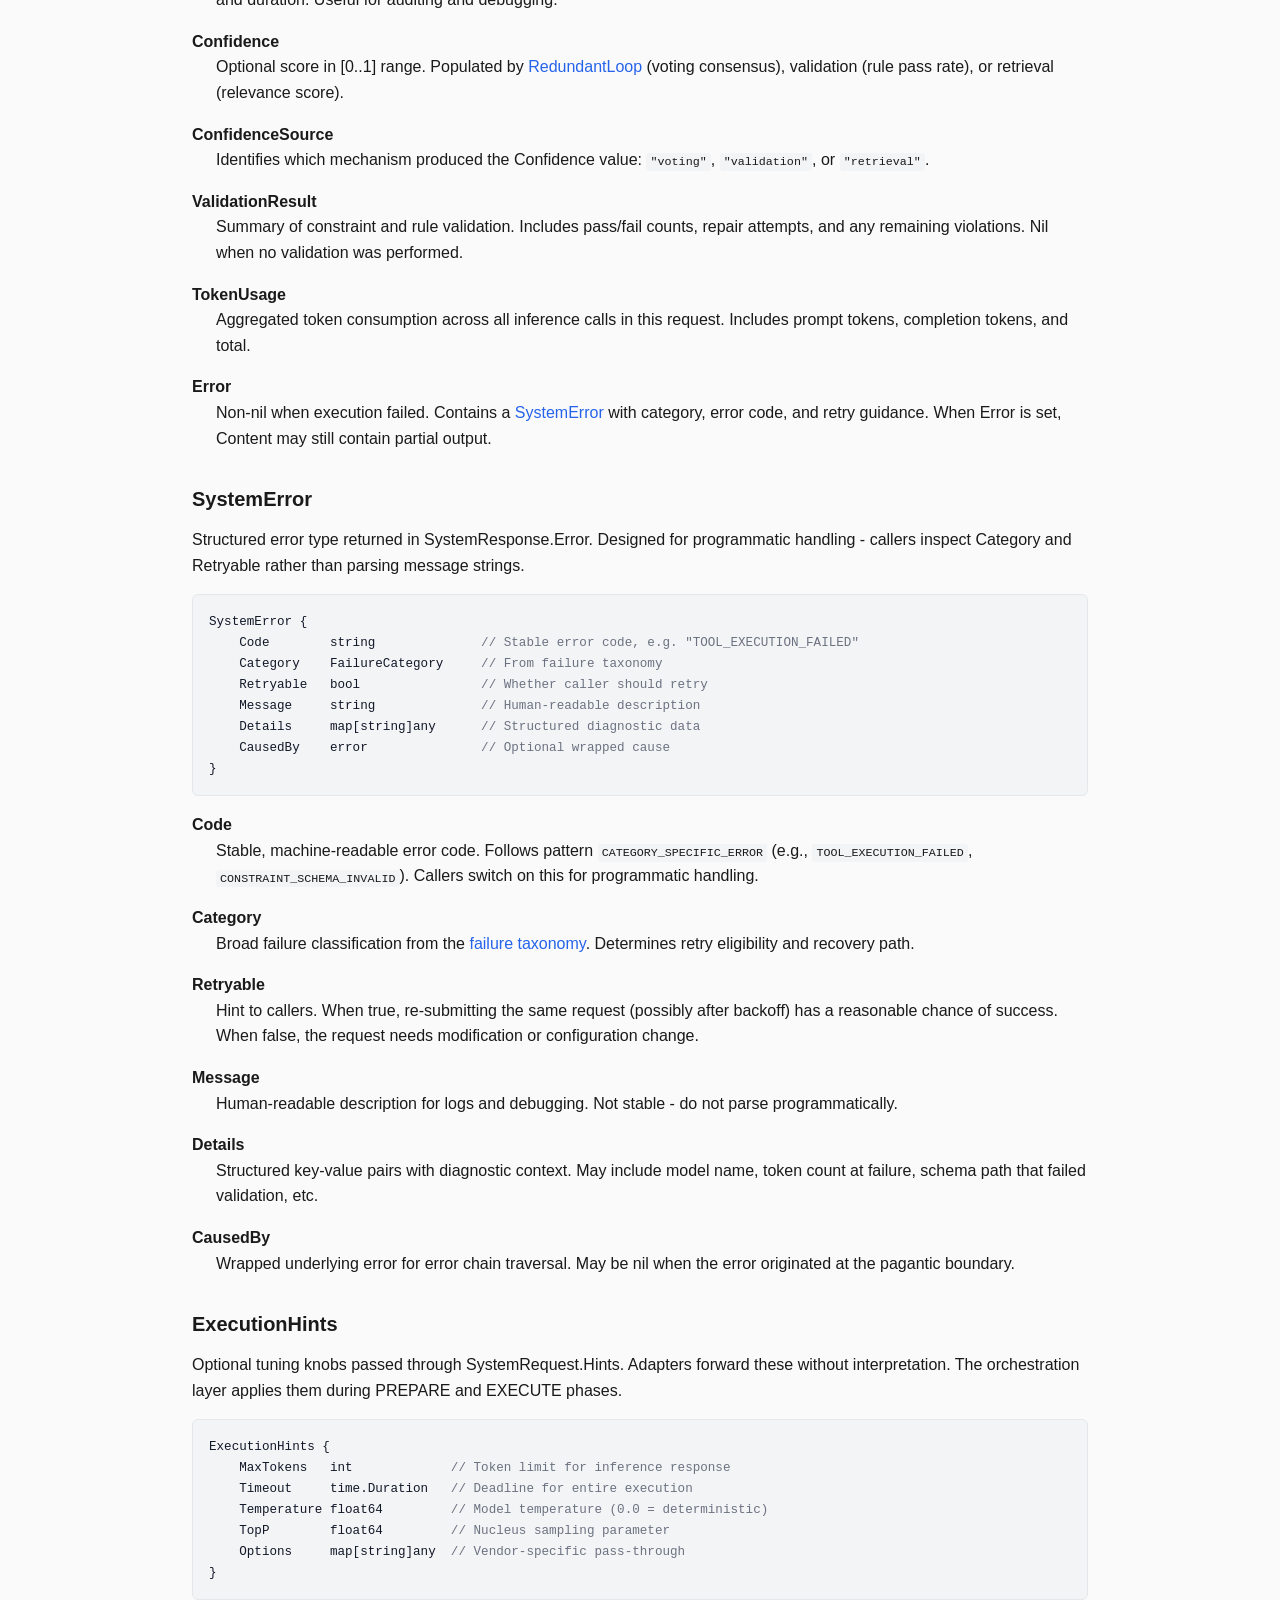
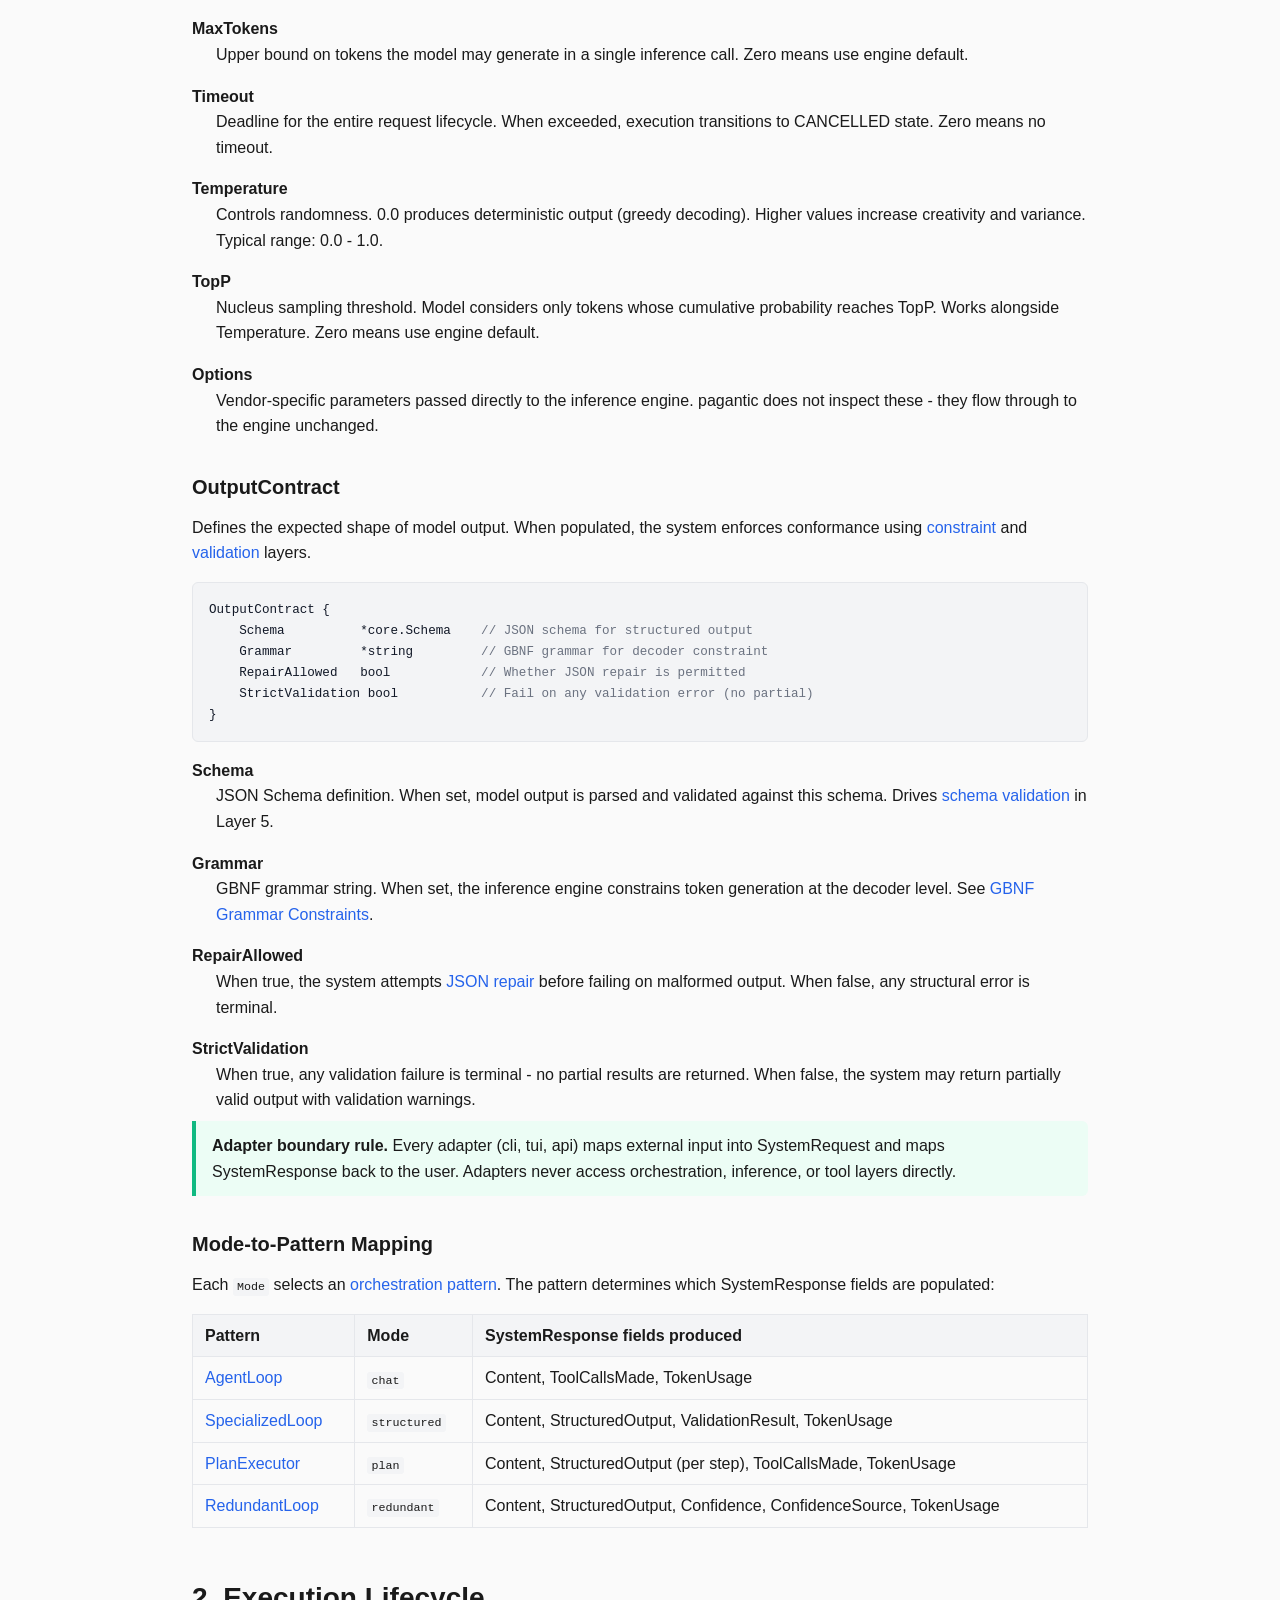
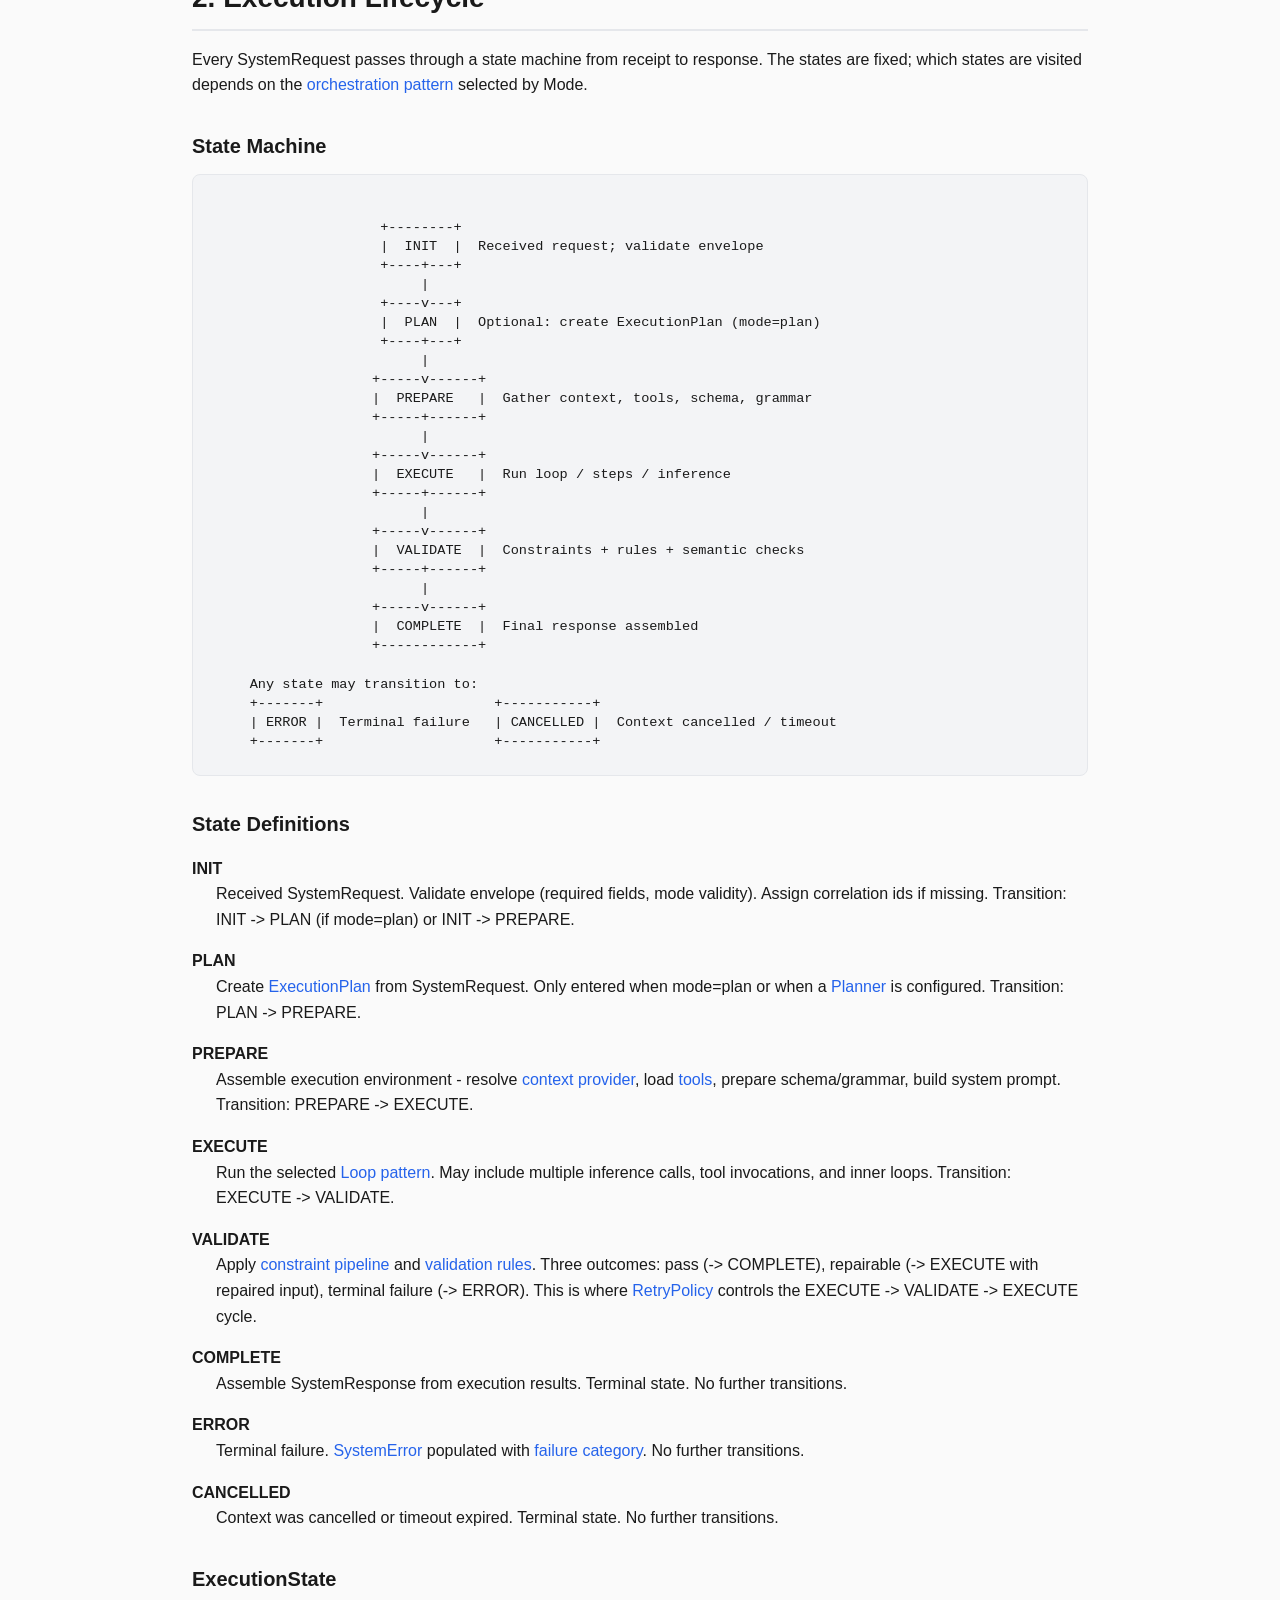
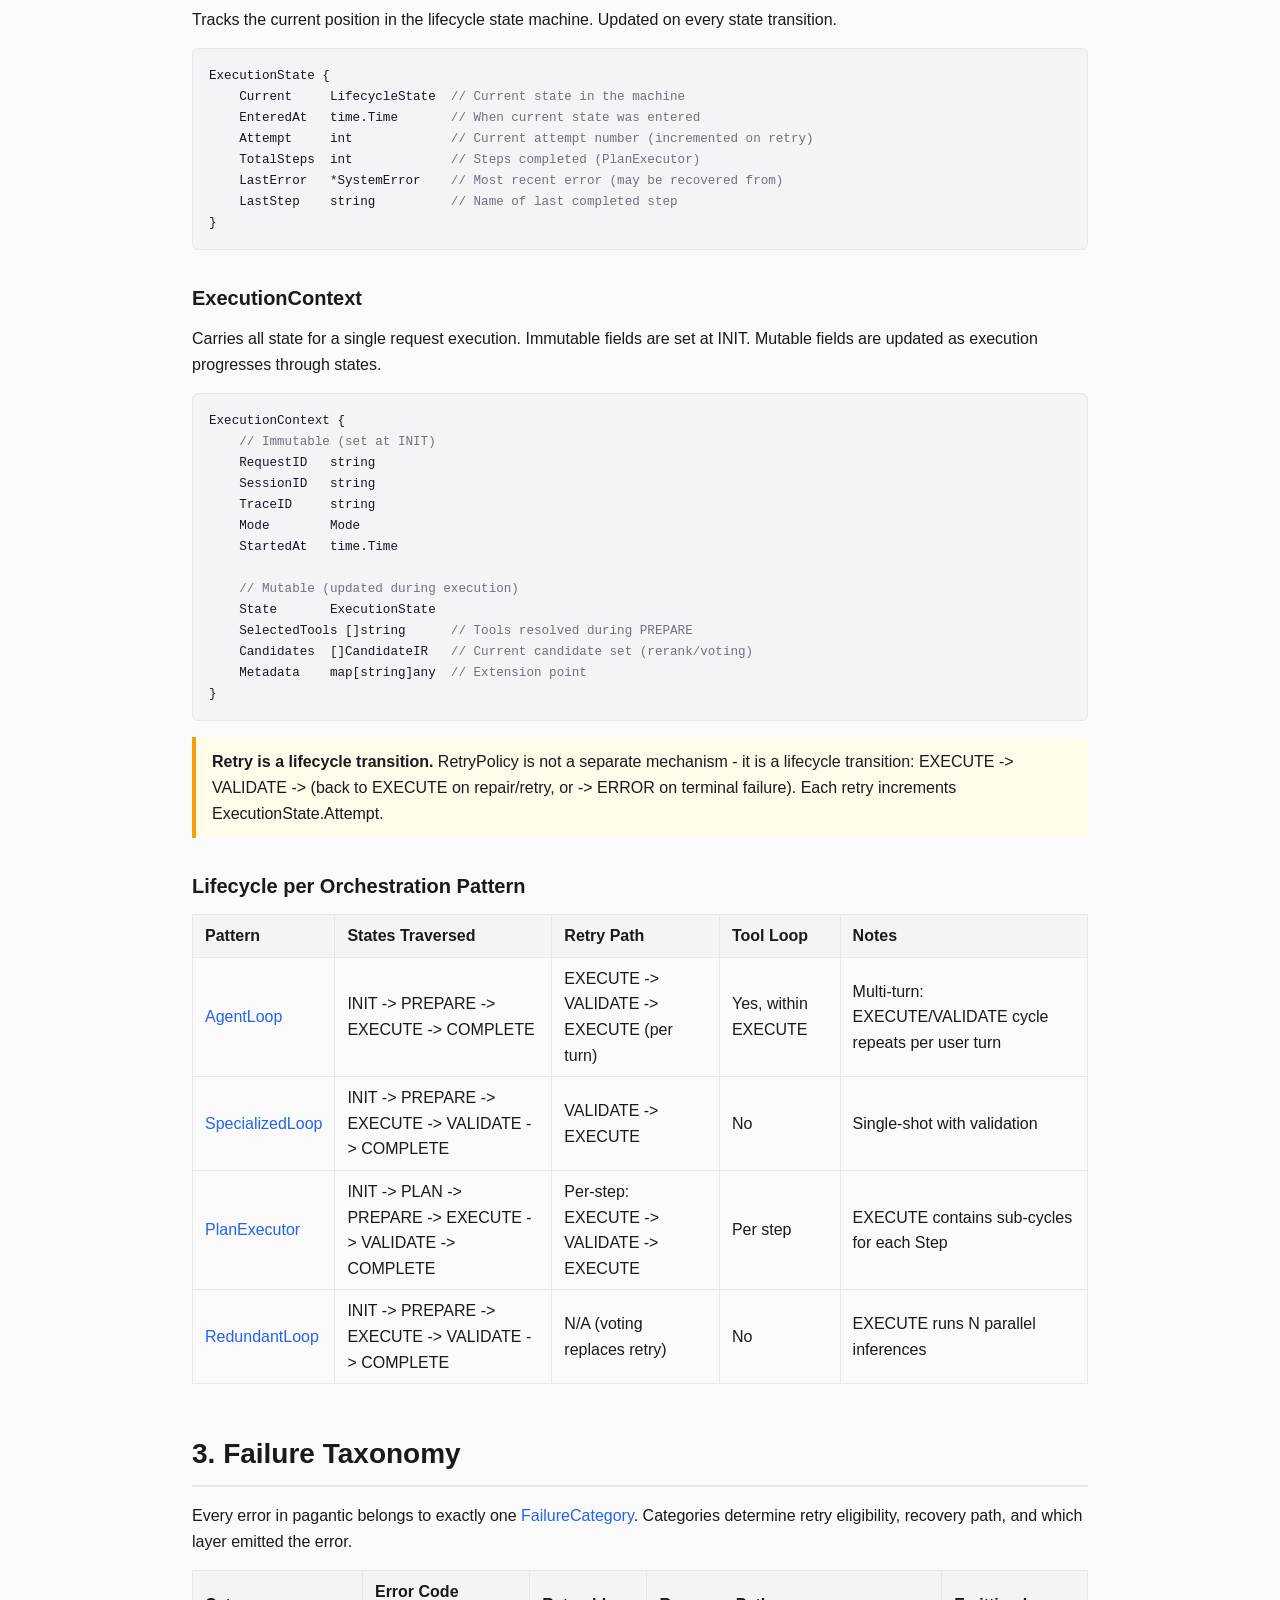
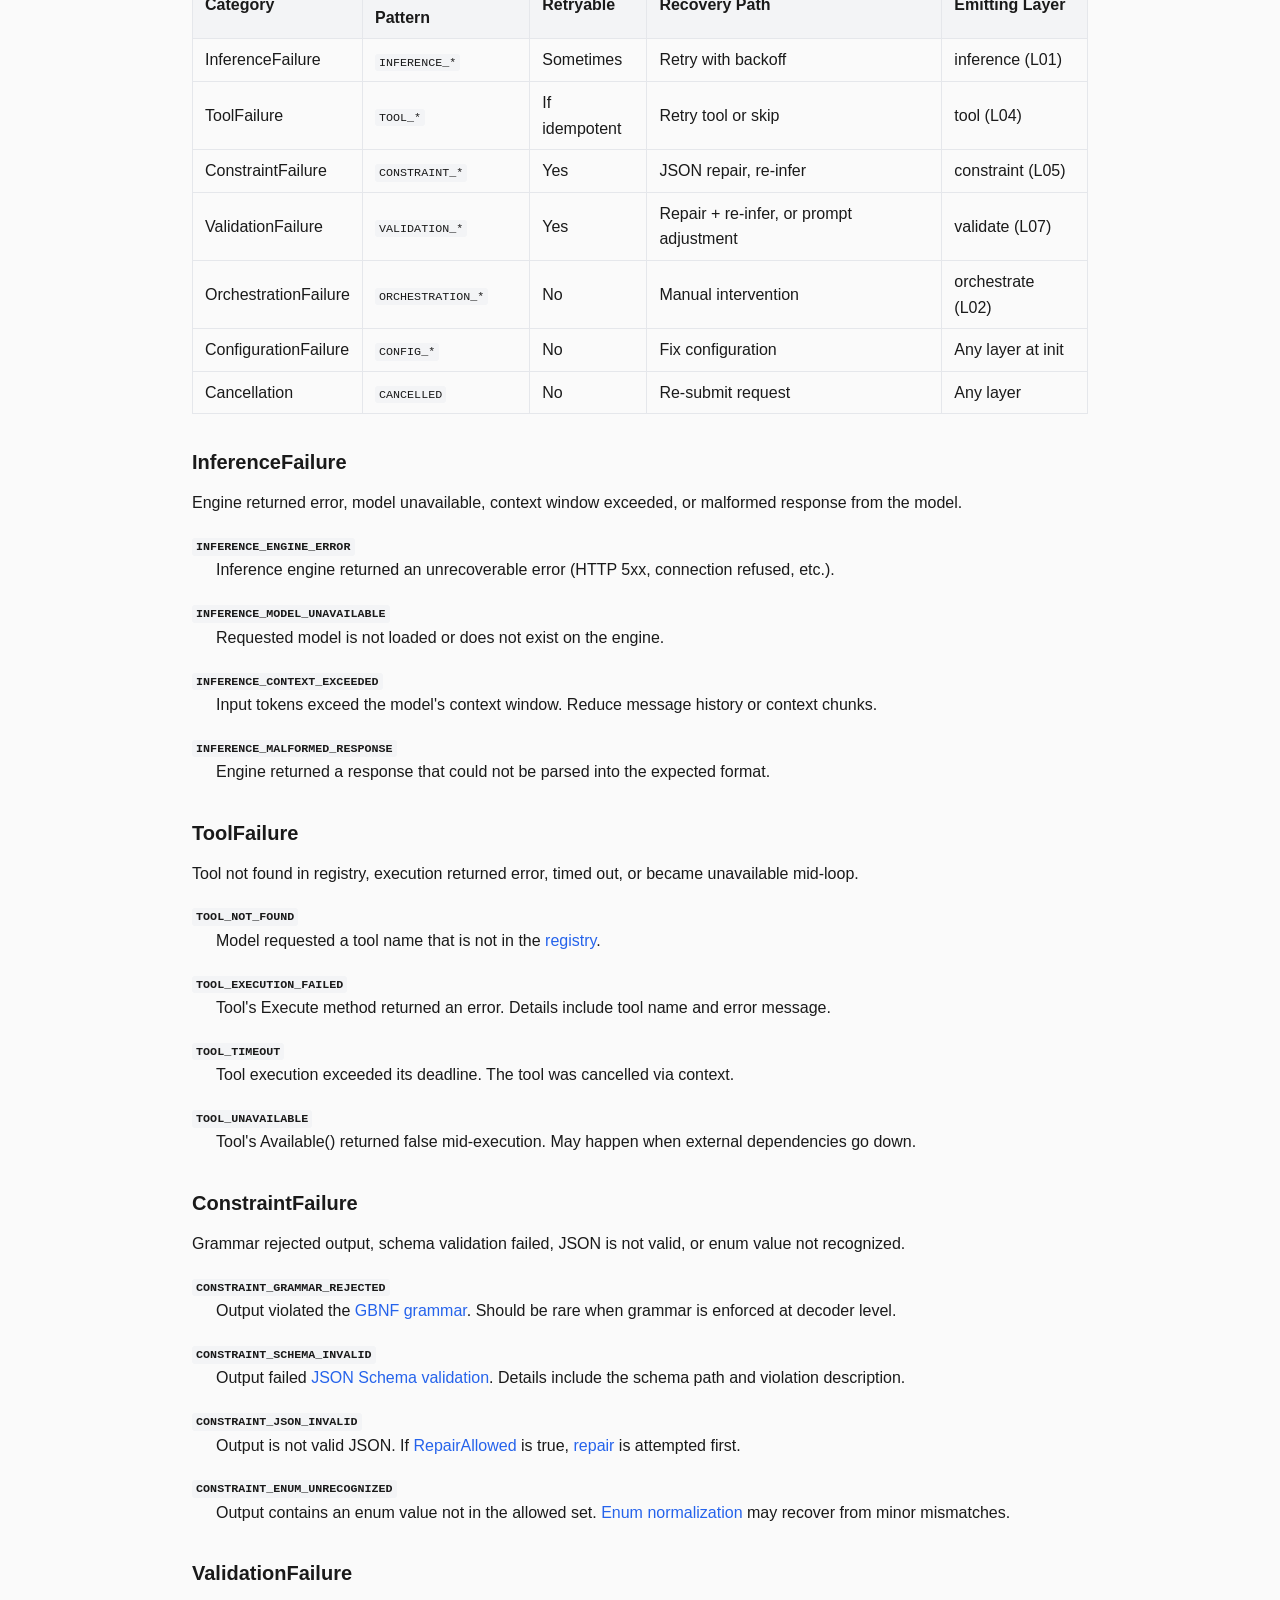
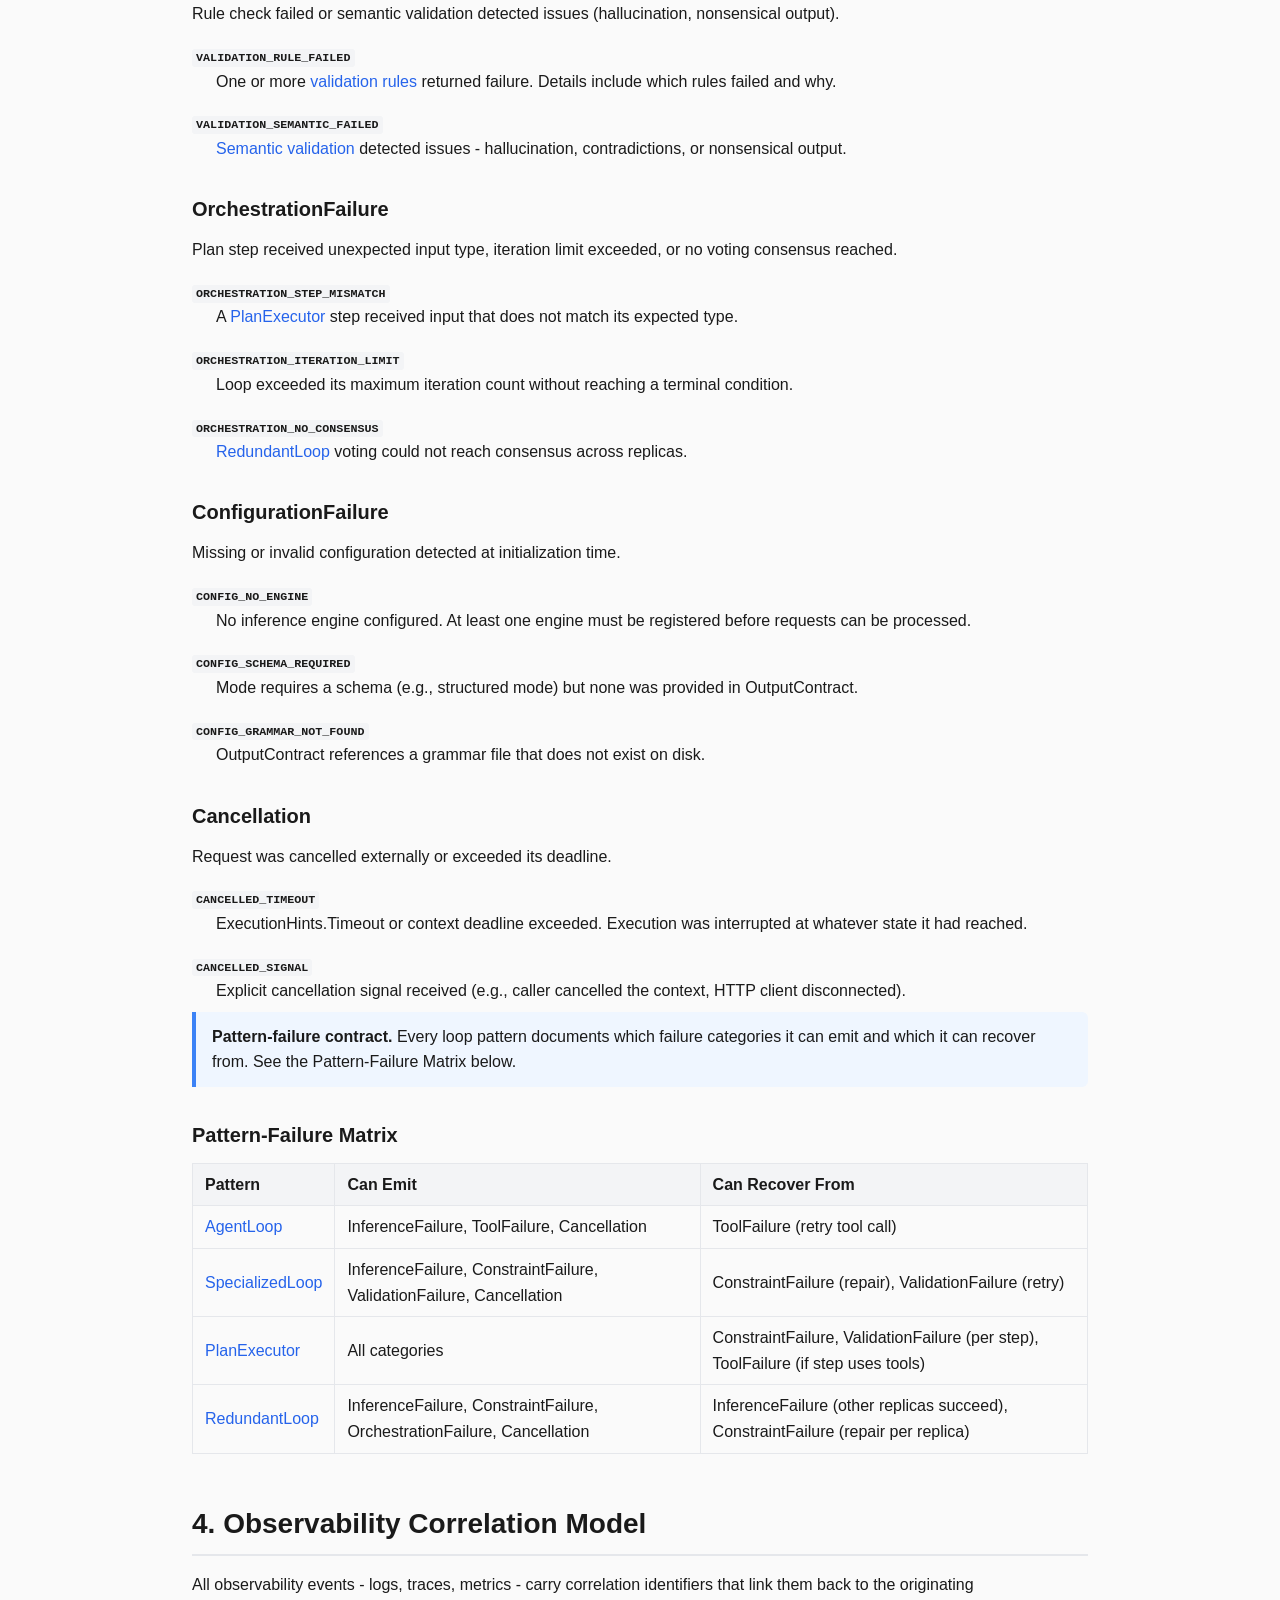
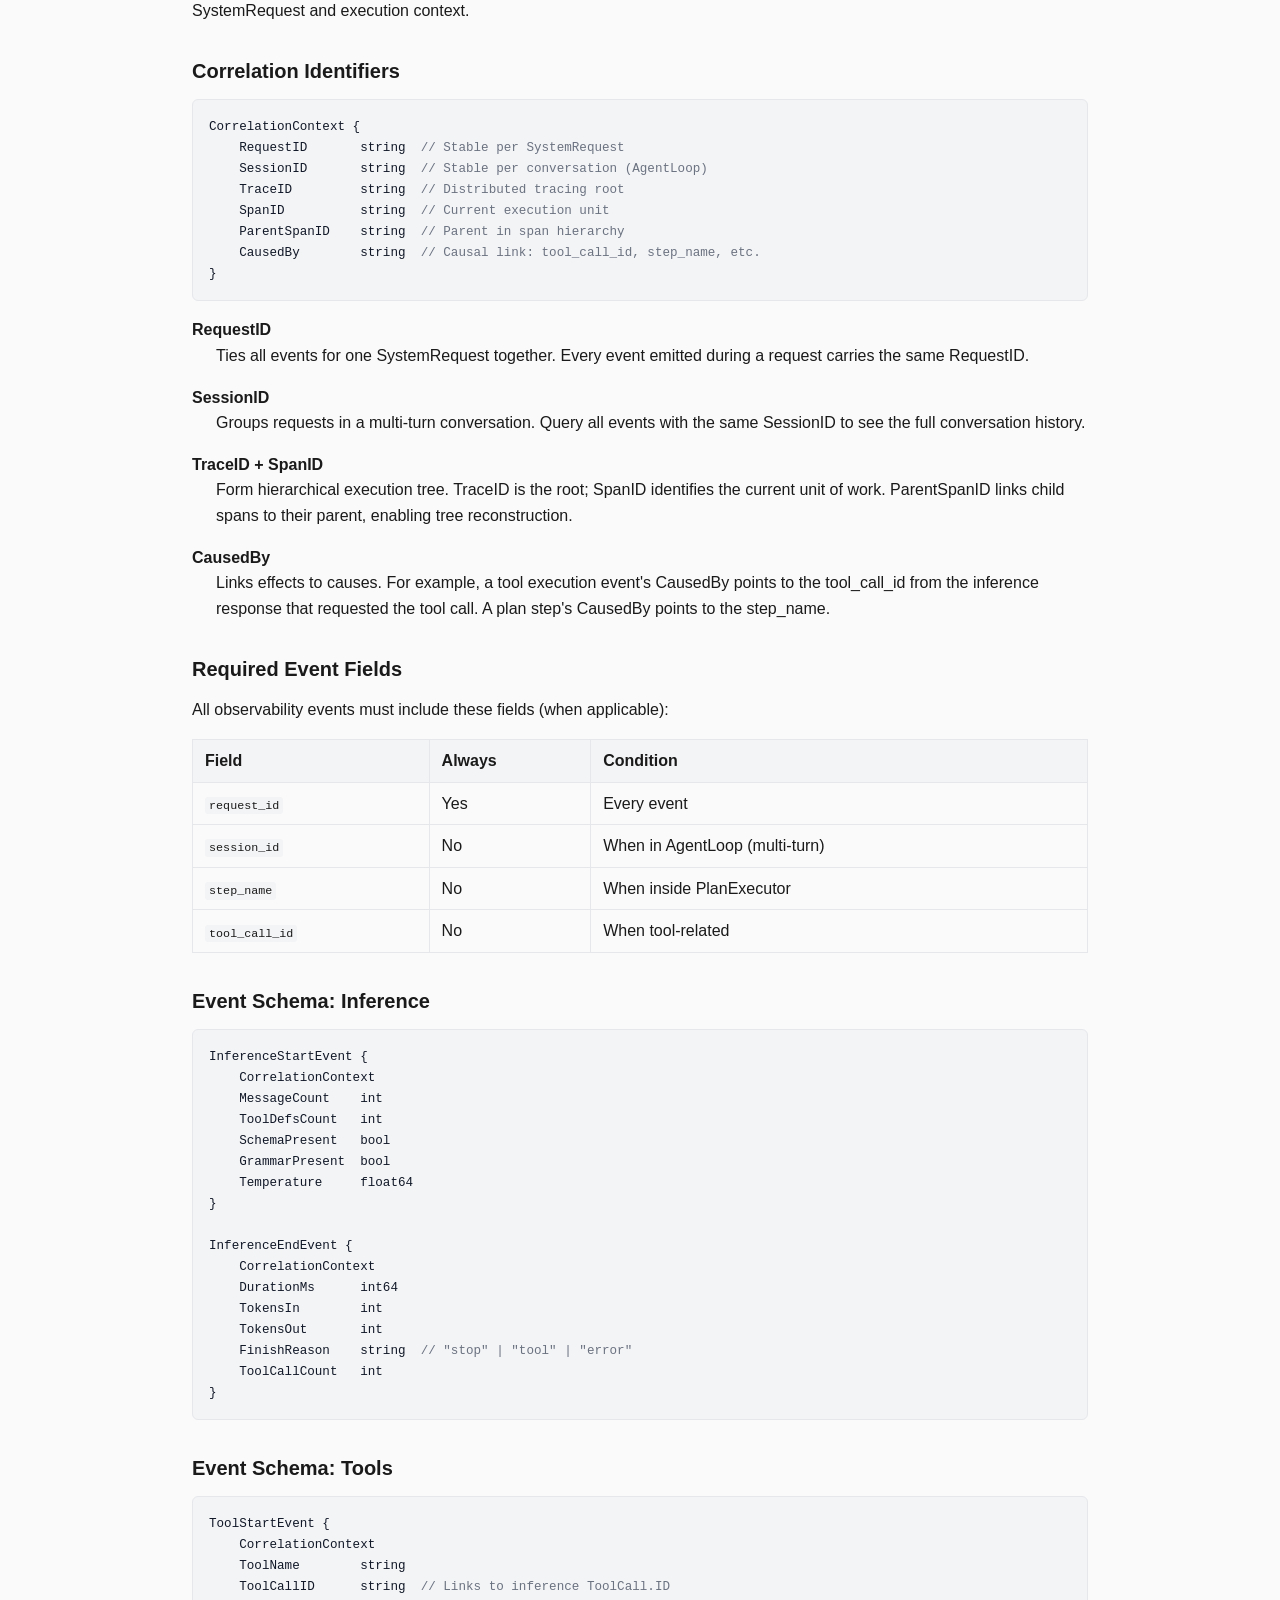
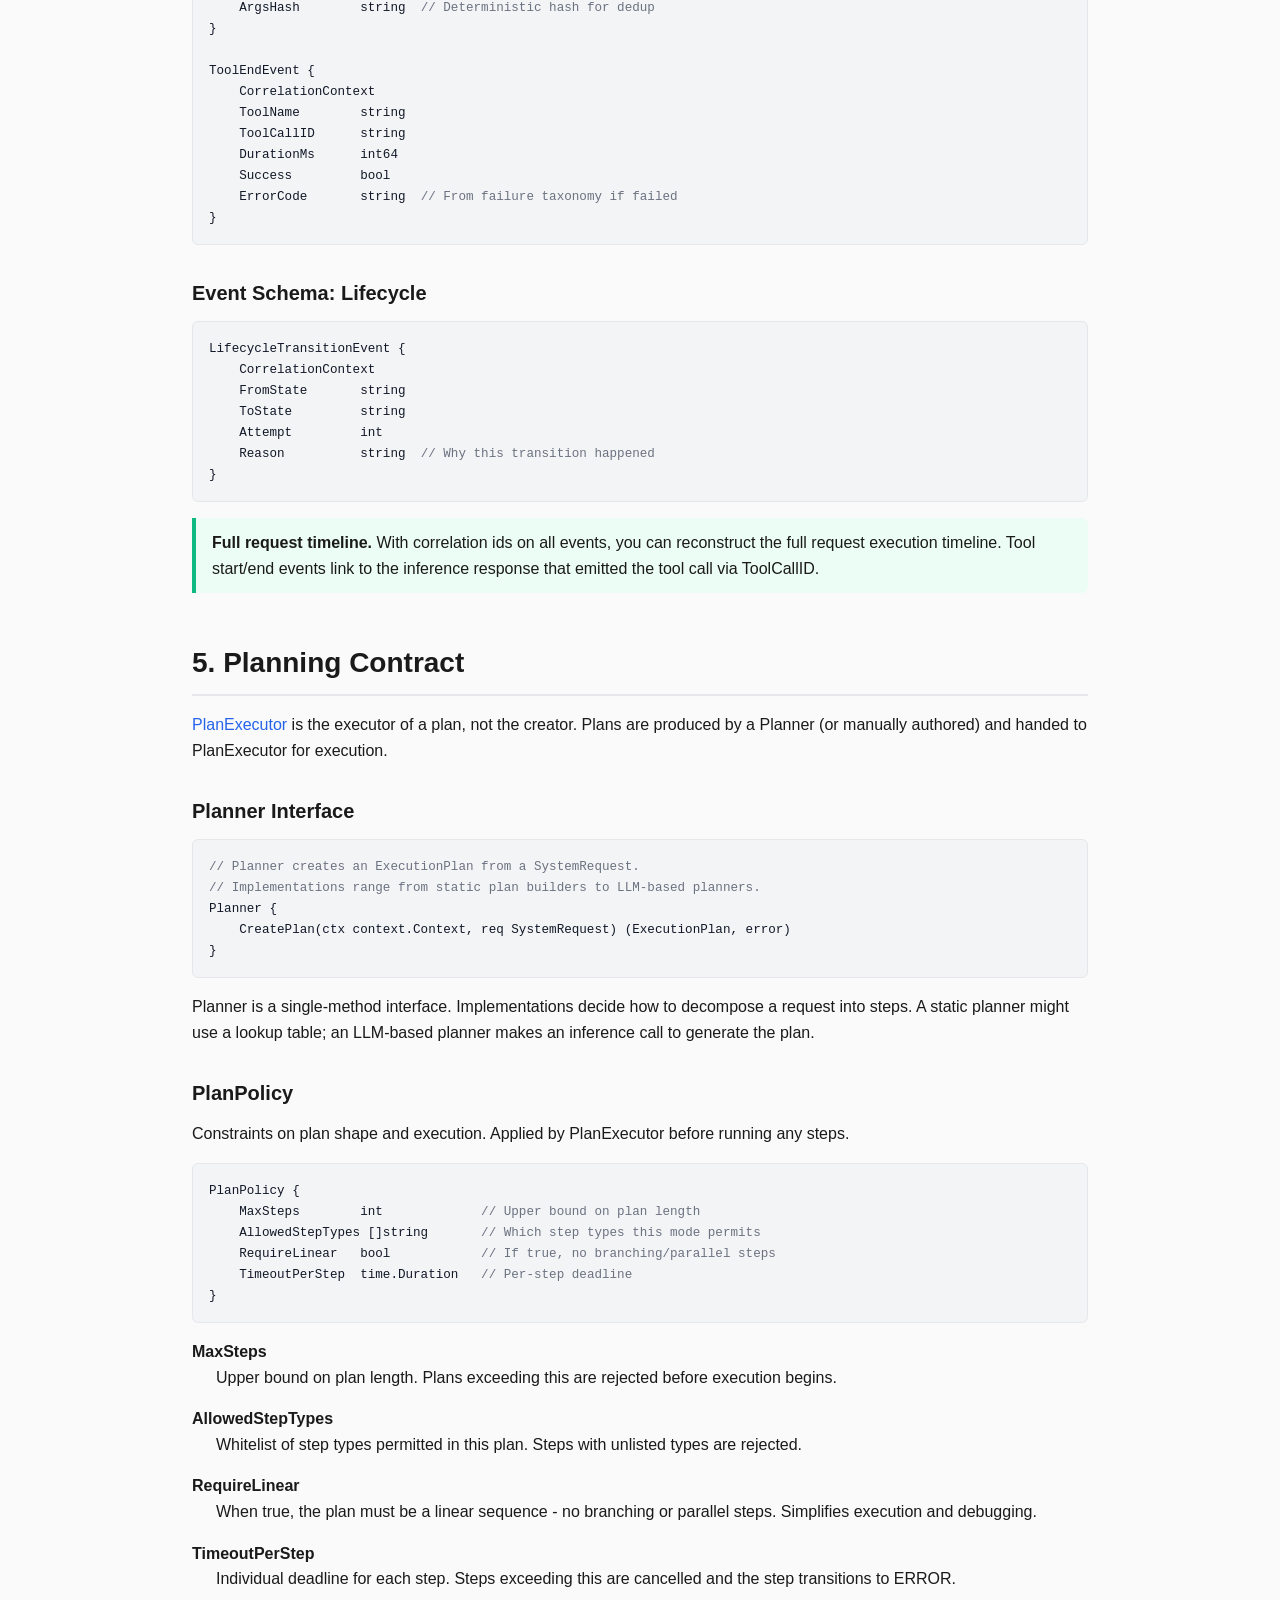
<file: docs/contracts.html>
<!DOCTYPE html>
<html lang="en">
<head>
<meta charset="utf-8">
<meta name="viewport" content="width=device-width, initial-scale=1">
<title>Contracts - pagantic</title>
<link rel="stylesheet" href="style.css">
</head>
<body>

<nav>
  <a href="index.html" class="logo">pagantic</a>
  <a href="architecture.html">Architecture</a>
  <a href="orchestration.html">Orchestration</a>
  <a href="retrieval.html">Retrieval</a>
  <a href="tools.html">Tools</a>
  <a href="constraints.html">Constraints</a>
  <a href="contracts.html">Contracts</a>
  <a href="glossary.html">Glossary</a>
  <a href="https://github.com/miroslav-matejovsky/pagantic" target="_blank" class="github-link">GitHub</a>
</nav>

<div class="container">

<div class="breadcrumb"><a href="index.html">Home</a> / Contracts</div>

<div class="page-header">
  <h1>System Contracts</h1>
  <p>Canonical reference for data flow boundaries, execution lifecycle, failure taxonomy, and observability correlation in pagantic.</p>
</div>

<div class="toc">
  <h4>Table of Contents</h4>
  <ul>
    <li><a href="#system-contracts">1. System Boundary Contracts</a>
      <ul>
        <li><a href="#system-request">SystemRequest</a></li>
        <li><a href="#system-response">SystemResponse</a></li>
        <li><a href="#system-error">SystemError</a></li>
        <li><a href="#execution-hints">ExecutionHints</a></li>
        <li><a href="#output-contract">OutputContract</a></li>
      </ul>
    </li>
    <li><a href="#execution-lifecycle">2. Execution Lifecycle</a>
      <ul>
        <li><a href="#state-machine">State Machine</a></li>
        <li><a href="#execution-state">ExecutionState</a></li>
        <li><a href="#execution-context">ExecutionContext</a></li>
      </ul>
    </li>
    <li><a href="#failure-taxonomy">3. Failure Taxonomy</a></li>
    <li><a href="#observability-correlation">4. Observability Correlation Model</a></li>
    <li><a href="#planning-contract">5. Planning Contract</a></li>
  </ul>
</div>

<!-- ================================================================== -->
<h2 id="system-contracts">1. System Boundary Contracts</h2>

<p>
  All data entering or leaving pagantic flows through two types:
  <a href="glossary.html#system-request">SystemRequest</a> (inbound) and
  <a href="glossary.html#system-response">SystemResponse</a> (outbound).
  These types define the system boundary. No internal layer is accessible without
  passing through them first.
</p>

<!-- ================================================================== -->
<h3 id="system-request">SystemRequest</h3>

<p>Input from <a href="glossary.html#adapter">adapters</a> into the system. Adapters construct this from external input - HTTP requests, CLI arguments, TUI interactions - and pass it to the orchestration facade.</p>

<pre><code>SystemRequest {
    <span class="comment">// Correlation</span>
    RequestID   string          <span class="comment">// Unique per request, generated by adapter if not provided</span>
    SessionID   string          <span class="comment">// Stable per conversation (AgentLoop sessions)</span>
    TraceID     string          <span class="comment">// Distributed tracing root</span>

    <span class="comment">// Intent</span>
    Messages    []core.Message  <span class="comment">// Conversation messages</span>
    Mode        Mode            <span class="comment">// chat | structured | plan | redundant</span>

    <span class="comment">// Execution Hints</span>
    Hints       ExecutionHints  <span class="comment">// Optional tuning knobs</span>

    <span class="comment">// Output Contract</span>
    Output      OutputContract  <span class="comment">// Schema/grammar expectations</span>

    <span class="comment">// Capabilities</span>
    Tools       []string        <span class="comment">// Allowed tool names (empty = all registered)</span>
}</code></pre>

<dl>
  <dt>RequestID</dt>
  <dd>Unique identifier for this request. If the adapter does not provide one, pagantic generates a UUID at the system boundary. Used to correlate all events, logs, and spans belonging to this request.</dd>

  <dt>SessionID</dt>
  <dd>Stable identifier for a multi-turn conversation. All requests in the same <a href="orchestration.html#agentloop">AgentLoop</a> session share a SessionID. Single-shot requests may leave this empty.</dd>

  <dt>TraceID</dt>
  <dd>Distributed tracing root. Propagated from external callers (e.g., HTTP trace headers) or generated internally. All spans created during execution are children of this trace.</dd>

  <dt>Messages</dt>
  <dd>Ordered conversation history. Each <code>core.Message</code> carries a role (system, user, assistant, tool) and content. The orchestration layer reads these to build inference prompts.</dd>

  <dt>Mode</dt>
  <dd>Selects the orchestration pattern: <code>chat</code> routes to <a href="orchestration.html#agentloop">AgentLoop</a>, <code>structured</code> to <a href="orchestration.html#specializedloop">SpecializedLoop</a>, <code>plan</code> to <a href="orchestration.html#planexecutor">PlanExecutor</a>, <code>redundant</code> to <a href="orchestration.html#redundantloop">RedundantLoop</a>.</dd>

  <dt>Hints</dt>
  <dd>Optional execution tuning. See <a href="#execution-hints">ExecutionHints</a> below. Adapters pass these through without interpretation.</dd>

  <dt>Output</dt>
  <dd>Defines expected output structure. See <a href="#output-contract">OutputContract</a> below. When a schema is provided, the system uses <a href="constraints.html">constraint enforcement</a> to guarantee conformance.</dd>

  <dt>Tools</dt>
  <dd>Whitelist of <a href="tools.html">tool</a> names the request is allowed to use. Empty means all registered tools are available. This enables per-request capability scoping.</dd>
</dl>

<!-- ================================================================== -->
<h3 id="system-response">SystemResponse</h3>

<p>Returned by the orchestration facade after execution completes (or fails). Adapters map this back to whatever format the external caller expects.</p>

<pre><code>SystemResponse {
    <span class="comment">// Correlation (echo)</span>
    RequestID       string
    SessionID       string

    <span class="comment">// Output</span>
    Content         string              <span class="comment">// Text response</span>
    StructuredOutput any                <span class="comment">// Parsed output when schema provided</span>
    ToolCallsMade   []core.ToolCall     <span class="comment">// Log of tool invocations during execution</span>

    <span class="comment">// Quality</span>
    Confidence      *float64            <span class="comment">// Optional [0..1] confidence score</span>
    ConfidenceSource string             <span class="comment">// "voting" | "validation" | "retrieval"</span>

    <span class="comment">// Usage</span>
    TokenUsage      core.TokenUsage

    <span class="comment">// Error</span>
    Error           *SystemError        <span class="comment">// Non-nil on failure</span>
}</code></pre>

<dl>
  <dt>RequestID / SessionID</dt>
  <dd>Echoed from SystemRequest for correlation. Callers match response to request using RequestID.</dd>

  <dt>Content</dt>
  <dd>Plain text response from the model. Always populated for successful requests. For structured mode, this contains the raw text before parsing.</dd>

  <dt>StructuredOutput</dt>
  <dd>Parsed and validated output when <a href="#output-contract">OutputContract</a> includes a schema. Type is <code>any</code> because the shape depends on the caller's schema. Nil when no schema was provided.</dd>

  <dt>ToolCallsMade</dt>
  <dd>Ordered log of every tool invocation that occurred during execution. Each record includes tool name, arguments, result, and duration. Useful for auditing and debugging.</dd>

  <dt>Confidence</dt>
  <dd>Optional score in [0..1] range. Populated by <a href="orchestration.html#redundantloop">RedundantLoop</a> (voting consensus), validation (rule pass rate), or retrieval (relevance score).</dd>

  <dt>ConfidenceSource</dt>
  <dd>Identifies which mechanism produced the Confidence value: <code>"voting"</code>, <code>"validation"</code>, or <code>"retrieval"</code>.</dd>

  <dt>ValidationResult</dt>
  <dd>Summary of constraint and rule validation. Includes pass/fail counts, repair attempts, and any remaining violations. Nil when no validation was performed.</dd>

  <dt>TokenUsage</dt>
  <dd>Aggregated token consumption across all inference calls in this request. Includes prompt tokens, completion tokens, and total.</dd>

  <dt>Error</dt>
  <dd>Non-nil when execution failed. Contains a <a href="#system-error">SystemError</a> with category, error code, and retry guidance. When Error is set, Content may still contain partial output.</dd>
</dl>

<!-- ================================================================== -->
<h3 id="system-error">SystemError</h3>

<p>Structured error type returned in SystemResponse.Error. Designed for programmatic handling - callers inspect Category and Retryable rather than parsing message strings.</p>

<pre><code>SystemError {
    Code        string              <span class="comment">// Stable error code, e.g. "TOOL_EXECUTION_FAILED"</span>
    Category    FailureCategory     <span class="comment">// From failure taxonomy</span>
    Retryable   bool                <span class="comment">// Whether caller should retry</span>
    Message     string              <span class="comment">// Human-readable description</span>
    Details     map[string]any      <span class="comment">// Structured diagnostic data</span>
    CausedBy    error               <span class="comment">// Optional wrapped cause</span>
}</code></pre>

<dl>
  <dt>Code</dt>
  <dd>Stable, machine-readable error code. Follows pattern <code>CATEGORY_SPECIFIC_ERROR</code> (e.g., <code>TOOL_EXECUTION_FAILED</code>, <code>CONSTRAINT_SCHEMA_INVALID</code>). Callers switch on this for programmatic handling.</dd>

  <dt>Category</dt>
  <dd>Broad failure classification from the <a href="#failure-taxonomy">failure taxonomy</a>. Determines retry eligibility and recovery path.</dd>

  <dt>Retryable</dt>
  <dd>Hint to callers. When true, re-submitting the same request (possibly after backoff) has a reasonable chance of success. When false, the request needs modification or configuration change.</dd>

  <dt>Message</dt>
  <dd>Human-readable description for logs and debugging. Not stable - do not parse programmatically.</dd>

  <dt>Details</dt>
  <dd>Structured key-value pairs with diagnostic context. May include model name, token count at failure, schema path that failed validation, etc.</dd>

  <dt>CausedBy</dt>
  <dd>Wrapped underlying error for error chain traversal. May be nil when the error originated at the pagantic boundary.</dd>
</dl>

<!-- ================================================================== -->
<h3 id="execution-hints">ExecutionHints</h3>

<p>Optional tuning knobs passed through SystemRequest.Hints. Adapters forward these without interpretation. The orchestration layer applies them during PREPARE and EXECUTE phases.</p>

<pre><code>ExecutionHints {
    MaxTokens   int             <span class="comment">// Token limit for inference response</span>
    Timeout     time.Duration   <span class="comment">// Deadline for entire execution</span>
    Temperature float64         <span class="comment">// Model temperature (0.0 = deterministic)</span>
    TopP        float64         <span class="comment">// Nucleus sampling parameter</span>
    Options     map[string]any  <span class="comment">// Vendor-specific pass-through</span>
}</code></pre>

<dl>
  <dt>MaxTokens</dt>
  <dd>Upper bound on tokens the model may generate in a single inference call. Zero means use engine default.</dd>

  <dt>Timeout</dt>
  <dd>Deadline for the entire request lifecycle. When exceeded, execution transitions to CANCELLED state. Zero means no timeout.</dd>

  <dt>Temperature</dt>
  <dd>Controls randomness. 0.0 produces deterministic output (greedy decoding). Higher values increase creativity and variance. Typical range: 0.0 - 1.0.</dd>

  <dt>TopP</dt>
  <dd>Nucleus sampling threshold. Model considers only tokens whose cumulative probability reaches TopP. Works alongside Temperature. Zero means use engine default.</dd>

  <dt>Options</dt>
  <dd>Vendor-specific parameters passed directly to the inference engine. pagantic does not inspect these - they flow through to the engine unchanged.</dd>
</dl>

<!-- ================================================================== -->
<h3 id="output-contract">OutputContract</h3>

<p>Defines the expected shape of model output. When populated, the system enforces conformance using <a href="constraints.html">constraint</a> and <a href="constraints.html#rule-validation">validation</a> layers.</p>

<pre><code>OutputContract {
    Schema          *core.Schema    <span class="comment">// JSON schema for structured output</span>
    Grammar         *string         <span class="comment">// GBNF grammar for decoder constraint</span>
    RepairAllowed   bool            <span class="comment">// Whether JSON repair is permitted</span>
    StrictValidation bool           <span class="comment">// Fail on any validation error (no partial)</span>
}</code></pre>

<dl>
  <dt>Schema</dt>
  <dd>JSON Schema definition. When set, model output is parsed and validated against this schema. Drives <a href="constraints.html#schema-validation">schema validation</a> in Layer 5.</dd>

  <dt>Grammar</dt>
  <dd>GBNF grammar string. When set, the inference engine constrains token generation at the decoder level. See <a href="constraints.html#gbnf-grammar">GBNF Grammar Constraints</a>.</dd>

  <dt>RepairAllowed</dt>
  <dd>When true, the system attempts <a href="constraints.html#json-repair">JSON repair</a> before failing on malformed output. When false, any structural error is terminal.</dd>

  <dt>StrictValidation</dt>
  <dd>When true, any validation failure is terminal - no partial results are returned. When false, the system may return partially valid output with validation warnings.</dd>
</dl>

<div class="tip">
  <strong>Adapter boundary rule.</strong> Every adapter (cli, tui, api) maps external input into SystemRequest and maps SystemResponse back to the user. Adapters never access orchestration, inference, or tool layers directly.
</div>

<h3>Mode-to-Pattern Mapping</h3>

<p>Each <code>Mode</code> selects an <a href="orchestration.html">orchestration pattern</a>. The pattern determines which SystemResponse fields are populated:</p>

<table>
  <thead>
    <tr>
      <th>Pattern</th>
      <th>Mode</th>
      <th>SystemResponse fields produced</th>
    </tr>
  </thead>
  <tbody>
    <tr>
      <td><a href="orchestration.html#agentloop">AgentLoop</a></td>
      <td><code>chat</code></td>
      <td>Content, ToolCallsMade, TokenUsage</td>
    </tr>
    <tr>
      <td><a href="orchestration.html#specializedloop">SpecializedLoop</a></td>
      <td><code>structured</code></td>
      <td>Content, StructuredOutput, ValidationResult, TokenUsage</td>
    </tr>
    <tr>
      <td><a href="orchestration.html#planexecutor">PlanExecutor</a></td>
      <td><code>plan</code></td>
      <td>Content, StructuredOutput (per step), ToolCallsMade, TokenUsage</td>
    </tr>
    <tr>
      <td><a href="orchestration.html#redundantloop">RedundantLoop</a></td>
      <td><code>redundant</code></td>
      <td>Content, StructuredOutput, Confidence, ConfidenceSource, TokenUsage</td>
    </tr>
  </tbody>
</table>

<!-- ================================================================== -->
<h2 id="execution-lifecycle">2. Execution Lifecycle</h2>

<p>
  Every SystemRequest passes through a state machine from receipt to response.
  The states are fixed; which states are visited depends on the
  <a href="orchestration.html">orchestration pattern</a> selected by Mode.
</p>

<!-- ================================================================== -->
<h3 id="state-machine">State Machine</h3>

<div class="arch-diagram">
                    +--------+
                    |  INIT  |  Received request; validate envelope
                    +----+---+
                         |
                    +----v---+
                    |  PLAN  |  Optional: create ExecutionPlan (mode=plan)
                    +----+---+
                         |
                   +-----v------+
                   |  PREPARE   |  Gather context, tools, schema, grammar
                   +-----+------+
                         |
                   +-----v------+
                   |  EXECUTE   |  Run loop / steps / inference
                   +-----+------+
                         |
                   +-----v------+
                   |  VALIDATE  |  Constraints + rules + semantic checks
                   +-----+------+
                         |
                   +-----v------+
                   |  COMPLETE  |  Final response assembled
                   +------------+

    Any state may transition to:
    +-------+                     +-----------+
    | ERROR |  Terminal failure   | CANCELLED |  Context cancelled / timeout
    +-------+                     +-----------+
</div>

<h3>State Definitions</h3>

<dl>
  <dt>INIT</dt>
  <dd>Received SystemRequest. Validate envelope (required fields, mode validity). Assign correlation ids if missing. Transition: INIT -> PLAN (if mode=plan) or INIT -> PREPARE.</dd>

  <dt>PLAN</dt>
  <dd>Create <a href="#planning-contract">ExecutionPlan</a> from SystemRequest. Only entered when mode=plan or when a <a href="#planning-contract">Planner</a> is configured. Transition: PLAN -> PREPARE.</dd>

  <dt>PREPARE</dt>
  <dd>Assemble execution environment - resolve <a href="retrieval.html">context provider</a>, load <a href="tools.html">tools</a>, prepare schema/grammar, build system prompt. Transition: PREPARE -> EXECUTE.</dd>

  <dt>EXECUTE</dt>
  <dd>Run the selected <a href="orchestration.html">Loop pattern</a>. May include multiple inference calls, tool invocations, and inner loops. Transition: EXECUTE -> VALIDATE.</dd>

  <dt>VALIDATE</dt>
  <dd>Apply <a href="constraints.html">constraint pipeline</a> and <a href="constraints.html#rule-validation">validation rules</a>. Three outcomes: pass (-> COMPLETE), repairable (-> EXECUTE with repaired input), terminal failure (-> ERROR). This is where <a href="constraints.html#retry-policy">RetryPolicy</a> controls the EXECUTE -> VALIDATE -> EXECUTE cycle.</dd>

  <dt>COMPLETE</dt>
  <dd>Assemble SystemResponse from execution results. Terminal state. No further transitions.</dd>

  <dt>ERROR</dt>
  <dd>Terminal failure. <a href="#system-error">SystemError</a> populated with <a href="#failure-taxonomy">failure category</a>. No further transitions.</dd>

  <dt>CANCELLED</dt>
  <dd>Context was cancelled or timeout expired. Terminal state. No further transitions.</dd>
</dl>

<!-- ================================================================== -->
<h3 id="execution-state">ExecutionState</h3>

<p>Tracks the current position in the lifecycle state machine. Updated on every state transition.</p>

<pre><code>ExecutionState {
    Current     LifecycleState  <span class="comment">// Current state in the machine</span>
    EnteredAt   time.Time       <span class="comment">// When current state was entered</span>
    Attempt     int             <span class="comment">// Current attempt number (incremented on retry)</span>
    TotalSteps  int             <span class="comment">// Steps completed (PlanExecutor)</span>
    LastError   *SystemError    <span class="comment">// Most recent error (may be recovered from)</span>
    LastStep    string          <span class="comment">// Name of last completed step</span>
}</code></pre>

<!-- ================================================================== -->
<h3 id="execution-context">ExecutionContext</h3>

<p>Carries all state for a single request execution. Immutable fields are set at INIT. Mutable fields are updated as execution progresses through states.</p>

<pre><code>ExecutionContext {
    <span class="comment">// Immutable (set at INIT)</span>
    RequestID   string
    SessionID   string
    TraceID     string
    Mode        Mode
    StartedAt   time.Time

    <span class="comment">// Mutable (updated during execution)</span>
    State       ExecutionState
    SelectedTools []string      <span class="comment">// Tools resolved during PREPARE</span>
    Candidates  []CandidateIR   <span class="comment">// Current candidate set (rerank/voting)</span>
    Metadata    map[string]any  <span class="comment">// Extension point</span>
}</code></pre>

<div class="note">
  <strong>Retry is a lifecycle transition.</strong> RetryPolicy is not a separate mechanism - it is a lifecycle transition: EXECUTE -> VALIDATE -> (back to EXECUTE on repair/retry, or -> ERROR on terminal failure). Each retry increments ExecutionState.Attempt.
</div>

<h3>Lifecycle per Orchestration Pattern</h3>

<table>
  <thead>
    <tr>
      <th>Pattern</th>
      <th>States Traversed</th>
      <th>Retry Path</th>
      <th>Tool Loop</th>
      <th>Notes</th>
    </tr>
  </thead>
  <tbody>
    <tr>
      <td><a href="orchestration.html#agentloop">AgentLoop</a></td>
      <td>INIT -> PREPARE -> EXECUTE -> COMPLETE</td>
      <td>EXECUTE -> VALIDATE -> EXECUTE (per turn)</td>
      <td>Yes, within EXECUTE</td>
      <td>Multi-turn: EXECUTE/VALIDATE cycle repeats per user turn</td>
    </tr>
    <tr>
      <td><a href="orchestration.html#specializedloop">SpecializedLoop</a></td>
      <td>INIT -> PREPARE -> EXECUTE -> VALIDATE -> COMPLETE</td>
      <td>VALIDATE -> EXECUTE</td>
      <td>No</td>
      <td>Single-shot with validation</td>
    </tr>
    <tr>
      <td><a href="orchestration.html#planexecutor">PlanExecutor</a></td>
      <td>INIT -> PLAN -> PREPARE -> EXECUTE -> VALIDATE -> COMPLETE</td>
      <td>Per-step: EXECUTE -> VALIDATE -> EXECUTE</td>
      <td>Per step</td>
      <td>EXECUTE contains sub-cycles for each Step</td>
    </tr>
    <tr>
      <td><a href="orchestration.html#redundantloop">RedundantLoop</a></td>
      <td>INIT -> PREPARE -> EXECUTE -> VALIDATE -> COMPLETE</td>
      <td>N/A (voting replaces retry)</td>
      <td>No</td>
      <td>EXECUTE runs N parallel inferences</td>
    </tr>
  </tbody>
</table>

<!-- ================================================================== -->
<h2 id="failure-taxonomy">3. Failure Taxonomy</h2>

<p>
  Every error in pagantic belongs to exactly one <a href="glossary.html#failure-categories">FailureCategory</a>.
  Categories determine retry eligibility, recovery path, and which layer emitted the error.
</p>

<table>
  <thead>
    <tr>
      <th>Category</th>
      <th>Error Code Pattern</th>
      <th>Retryable</th>
      <th>Recovery Path</th>
      <th>Emitting Layer</th>
    </tr>
  </thead>
  <tbody>
    <tr>
      <td>InferenceFailure</td>
      <td><code>INFERENCE_*</code></td>
      <td>Sometimes</td>
      <td>Retry with backoff</td>
      <td>inference (L01)</td>
    </tr>
    <tr>
      <td>ToolFailure</td>
      <td><code>TOOL_*</code></td>
      <td>If idempotent</td>
      <td>Retry tool or skip</td>
      <td>tool (L04)</td>
    </tr>
    <tr>
      <td>ConstraintFailure</td>
      <td><code>CONSTRAINT_*</code></td>
      <td>Yes</td>
      <td>JSON repair, re-infer</td>
      <td>constraint (L05)</td>
    </tr>
    <tr>
      <td>ValidationFailure</td>
      <td><code>VALIDATION_*</code></td>
      <td>Yes</td>
      <td>Repair + re-infer, or prompt adjustment</td>
      <td>validate (L07)</td>
    </tr>
    <tr>
      <td>OrchestrationFailure</td>
      <td><code>ORCHESTRATION_*</code></td>
      <td>No</td>
      <td>Manual intervention</td>
      <td>orchestrate (L02)</td>
    </tr>
    <tr>
      <td>ConfigurationFailure</td>
      <td><code>CONFIG_*</code></td>
      <td>No</td>
      <td>Fix configuration</td>
      <td>Any layer at init</td>
    </tr>
    <tr>
      <td>Cancellation</td>
      <td><code>CANCELLED</code></td>
      <td>No</td>
      <td>Re-submit request</td>
      <td>Any layer</td>
    </tr>
  </tbody>
</table>

<h3>InferenceFailure</h3>

<p>Engine returned error, model unavailable, context window exceeded, or malformed response from the model.</p>

<dl>
  <dt><code>INFERENCE_ENGINE_ERROR</code></dt>
  <dd>Inference engine returned an unrecoverable error (HTTP 5xx, connection refused, etc.).</dd>

  <dt><code>INFERENCE_MODEL_UNAVAILABLE</code></dt>
  <dd>Requested model is not loaded or does not exist on the engine.</dd>

  <dt><code>INFERENCE_CONTEXT_EXCEEDED</code></dt>
  <dd>Input tokens exceed the model's context window. Reduce message history or context chunks.</dd>

  <dt><code>INFERENCE_MALFORMED_RESPONSE</code></dt>
  <dd>Engine returned a response that could not be parsed into the expected format.</dd>
</dl>

<h3>ToolFailure</h3>

<p>Tool not found in registry, execution returned error, timed out, or became unavailable mid-loop.</p>

<dl>
  <dt><code>TOOL_NOT_FOUND</code></dt>
  <dd>Model requested a tool name that is not in the <a href="tools.html#registry">registry</a>.</dd>

  <dt><code>TOOL_EXECUTION_FAILED</code></dt>
  <dd>Tool's Execute method returned an error. Details include tool name and error message.</dd>

  <dt><code>TOOL_TIMEOUT</code></dt>
  <dd>Tool execution exceeded its deadline. The tool was cancelled via context.</dd>

  <dt><code>TOOL_UNAVAILABLE</code></dt>
  <dd>Tool's Available() returned false mid-execution. May happen when external dependencies go down.</dd>
</dl>

<h3>ConstraintFailure</h3>

<p>Grammar rejected output, schema validation failed, JSON is not valid, or enum value not recognized.</p>

<dl>
  <dt><code>CONSTRAINT_GRAMMAR_REJECTED</code></dt>
  <dd>Output violated the <a href="constraints.html#gbnf-grammar">GBNF grammar</a>. Should be rare when grammar is enforced at decoder level.</dd>

  <dt><code>CONSTRAINT_SCHEMA_INVALID</code></dt>
  <dd>Output failed <a href="constraints.html#schema-validation">JSON Schema validation</a>. Details include the schema path and violation description.</dd>

  <dt><code>CONSTRAINT_JSON_INVALID</code></dt>
  <dd>Output is not valid JSON. If <a href="#output-contract">RepairAllowed</a> is true, <a href="constraints.html#json-repair">repair</a> is attempted first.</dd>

  <dt><code>CONSTRAINT_ENUM_UNRECOGNIZED</code></dt>
  <dd>Output contains an enum value not in the allowed set. <a href="constraints.html#enum-normalization">Enum normalization</a> may recover from minor mismatches.</dd>
</dl>

<h3>ValidationFailure</h3>

<p>Rule check failed or semantic validation detected issues (hallucination, nonsensical output).</p>

<dl>
  <dt><code>VALIDATION_RULE_FAILED</code></dt>
  <dd>One or more <a href="constraints.html#rule-validation">validation rules</a> returned failure. Details include which rules failed and why.</dd>

  <dt><code>VALIDATION_SEMANTIC_FAILED</code></dt>
  <dd><a href="constraints.html#semantic-validation">Semantic validation</a> detected issues - hallucination, contradictions, or nonsensical output.</dd>
</dl>

<h3>OrchestrationFailure</h3>

<p>Plan step received unexpected input type, iteration limit exceeded, or no voting consensus reached.</p>

<dl>
  <dt><code>ORCHESTRATION_STEP_MISMATCH</code></dt>
  <dd>A <a href="#planning-contract">PlanExecutor</a> step received input that does not match its expected type.</dd>

  <dt><code>ORCHESTRATION_ITERATION_LIMIT</code></dt>
  <dd>Loop exceeded its maximum iteration count without reaching a terminal condition.</dd>

  <dt><code>ORCHESTRATION_NO_CONSENSUS</code></dt>
  <dd><a href="orchestration.html#redundantloop">RedundantLoop</a> voting could not reach consensus across replicas.</dd>
</dl>

<h3>ConfigurationFailure</h3>

<p>Missing or invalid configuration detected at initialization time.</p>

<dl>
  <dt><code>CONFIG_NO_ENGINE</code></dt>
  <dd>No inference engine configured. At least one engine must be registered before requests can be processed.</dd>

  <dt><code>CONFIG_SCHEMA_REQUIRED</code></dt>
  <dd>Mode requires a schema (e.g., structured mode) but none was provided in OutputContract.</dd>

  <dt><code>CONFIG_GRAMMAR_NOT_FOUND</code></dt>
  <dd>OutputContract references a grammar file that does not exist on disk.</dd>
</dl>

<h3>Cancellation</h3>

<p>Request was cancelled externally or exceeded its deadline.</p>

<dl>
  <dt><code>CANCELLED_TIMEOUT</code></dt>
  <dd>ExecutionHints.Timeout or context deadline exceeded. Execution was interrupted at whatever state it had reached.</dd>

  <dt><code>CANCELLED_SIGNAL</code></dt>
  <dd>Explicit cancellation signal received (e.g., caller cancelled the context, HTTP client disconnected).</dd>
</dl>

<div class="info">
  <strong>Pattern-failure contract.</strong> Every loop pattern documents which failure categories it can emit and which it can recover from. See the Pattern-Failure Matrix below.
</div>

<h3>Pattern-Failure Matrix</h3>

<table>
  <thead>
    <tr>
      <th>Pattern</th>
      <th>Can Emit</th>
      <th>Can Recover From</th>
    </tr>
  </thead>
  <tbody>
    <tr>
      <td><a href="orchestration.html#agentloop">AgentLoop</a></td>
      <td>InferenceFailure, ToolFailure, Cancellation</td>
      <td>ToolFailure (retry tool call)</td>
    </tr>
    <tr>
      <td><a href="orchestration.html#specializedloop">SpecializedLoop</a></td>
      <td>InferenceFailure, ConstraintFailure, ValidationFailure, Cancellation</td>
      <td>ConstraintFailure (repair), ValidationFailure (retry)</td>
    </tr>
    <tr>
      <td><a href="orchestration.html#planexecutor">PlanExecutor</a></td>
      <td>All categories</td>
      <td>ConstraintFailure, ValidationFailure (per step), ToolFailure (if step uses tools)</td>
    </tr>
    <tr>
      <td><a href="orchestration.html#redundantloop">RedundantLoop</a></td>
      <td>InferenceFailure, ConstraintFailure, OrchestrationFailure, Cancellation</td>
      <td>InferenceFailure (other replicas succeed), ConstraintFailure (repair per replica)</td>
    </tr>
  </tbody>
</table>

<!-- ================================================================== -->
<h2 id="observability-correlation">4. Observability Correlation Model</h2>

<p>
  All observability events - logs, traces, metrics - carry correlation identifiers
  that link them back to the originating SystemRequest and execution context.
</p>

<h3>Correlation Identifiers</h3>

<pre><code>CorrelationContext {
    RequestID       string  <span class="comment">// Stable per SystemRequest</span>
    SessionID       string  <span class="comment">// Stable per conversation (AgentLoop)</span>
    TraceID         string  <span class="comment">// Distributed tracing root</span>
    SpanID          string  <span class="comment">// Current execution unit</span>
    ParentSpanID    string  <span class="comment">// Parent in span hierarchy</span>
    CausedBy        string  <span class="comment">// Causal link: tool_call_id, step_name, etc.</span>
}</code></pre>

<dl>
  <dt>RequestID</dt>
  <dd>Ties all events for one SystemRequest together. Every event emitted during a request carries the same RequestID.</dd>

  <dt>SessionID</dt>
  <dd>Groups requests in a multi-turn conversation. Query all events with the same SessionID to see the full conversation history.</dd>

  <dt>TraceID + SpanID</dt>
  <dd>Form hierarchical execution tree. TraceID is the root; SpanID identifies the current unit of work. ParentSpanID links child spans to their parent, enabling tree reconstruction.</dd>

  <dt>CausedBy</dt>
  <dd>Links effects to causes. For example, a tool execution event's CausedBy points to the tool_call_id from the inference response that requested the tool call. A plan step's CausedBy points to the step_name.</dd>
</dl>

<h3>Required Event Fields</h3>

<p>All observability events must include these fields (when applicable):</p>

<table>
  <thead>
    <tr>
      <th>Field</th>
      <th>Always</th>
      <th>Condition</th>
    </tr>
  </thead>
  <tbody>
    <tr>
      <td><code>request_id</code></td>
      <td>Yes</td>
      <td>Every event</td>
    </tr>
    <tr>
      <td><code>session_id</code></td>
      <td>No</td>
      <td>When in AgentLoop (multi-turn)</td>
    </tr>
    <tr>
      <td><code>step_name</code></td>
      <td>No</td>
      <td>When inside PlanExecutor</td>
    </tr>
    <tr>
      <td><code>tool_call_id</code></td>
      <td>No</td>
      <td>When tool-related</td>
    </tr>
  </tbody>
</table>

<h3>Event Schema: Inference</h3>

<pre><code>InferenceStartEvent {
    CorrelationContext
    MessageCount    int
    ToolDefsCount   int
    SchemaPresent   bool
    GrammarPresent  bool
    Temperature     float64
}

InferenceEndEvent {
    CorrelationContext
    DurationMs      int64
    TokensIn        int
    TokensOut       int
    FinishReason    string  <span class="comment">// "stop" | "tool" | "error"</span>
    ToolCallCount   int
}</code></pre>

<h3>Event Schema: Tools</h3>

<pre><code>ToolStartEvent {
    CorrelationContext
    ToolName        string
    ToolCallID      string  <span class="comment">// Links to inference ToolCall.ID</span>
    ArgsHash        string  <span class="comment">// Deterministic hash for dedup</span>
}

ToolEndEvent {
    CorrelationContext
    ToolName        string
    ToolCallID      string
    DurationMs      int64
    Success         bool
    ErrorCode       string  <span class="comment">// From failure taxonomy if failed</span>
}</code></pre>

<h3>Event Schema: Lifecycle</h3>

<pre><code>LifecycleTransitionEvent {
    CorrelationContext
    FromState       string
    ToState         string
    Attempt         int
    Reason          string  <span class="comment">// Why this transition happened</span>
}</code></pre>

<div class="tip">
  <strong>Full request timeline.</strong> With correlation ids on all events, you can reconstruct the full request execution timeline. Tool start/end events link to the inference response that emitted the tool call via ToolCallID.
</div>

<!-- ================================================================== -->
<h2 id="planning-contract">5. Planning Contract</h2>

<p>
  <a href="orchestration.html#planexecutor">PlanExecutor</a> is the executor of a plan, not the creator.
  Plans are produced by a Planner (or manually authored) and handed to PlanExecutor for execution.
</p>

<h3>Planner Interface</h3>

<pre><code><span class="comment">// Planner creates an ExecutionPlan from a SystemRequest.</span>
<span class="comment">// Implementations range from static plan builders to LLM-based planners.</span>
Planner {
    CreatePlan(ctx context.Context, req SystemRequest) (ExecutionPlan, error)
}</code></pre>

<p>Planner is a single-method interface. Implementations decide how to decompose a request into steps. A static planner might use a lookup table; an LLM-based planner makes an inference call to generate the plan.</p>

<h3>PlanPolicy</h3>

<p>Constraints on plan shape and execution. Applied by PlanExecutor before running any steps.</p>

<pre><code>PlanPolicy {
    MaxSteps        int             <span class="comment">// Upper bound on plan length</span>
    AllowedStepTypes []string       <span class="comment">// Which step types this mode permits</span>
    RequireLinear   bool            <span class="comment">// If true, no branching/parallel steps</span>
    TimeoutPerStep  time.Duration   <span class="comment">// Per-step deadline</span>
}</code></pre>

<dl>
  <dt>MaxSteps</dt>
  <dd>Upper bound on plan length. Plans exceeding this are rejected before execution begins.</dd>

  <dt>AllowedStepTypes</dt>
  <dd>Whitelist of step types permitted in this plan. Steps with unlisted types are rejected.</dd>

  <dt>RequireLinear</dt>
  <dd>When true, the plan must be a linear sequence - no branching or parallel steps. Simplifies execution and debugging.</dd>

  <dt>TimeoutPerStep</dt>
  <dd>Individual deadline for each step. Steps exceeding this are cancelled and the step transitions to ERROR.</dd>
</dl>

<h3>PlanTrace</h3>

<p>Metadata about plan creation. Attached to the ExecutionPlan for observability and debugging.</p>

<pre><code>PlanTrace {
    PlannerID   string              <span class="comment">// Which planner created this plan</span>
    Rationale   string              <span class="comment">// Why these steps were chosen</span>
    CreatedAt   time.Time
    StepCount   int
}</code></pre>

<div class="note">
  <strong>Routing through the facade.</strong> Adapters route requests through a single facade. When mode=plan, the facade calls the configured Planner to produce an ExecutionPlan, then passes it to PlanExecutor. When a plan is provided directly, Planner is skipped.
</div>

</div><!-- /container -->
<footer>pagantic - Probabilistic Agentic Control System</footer>
</body>
</html>
</file>
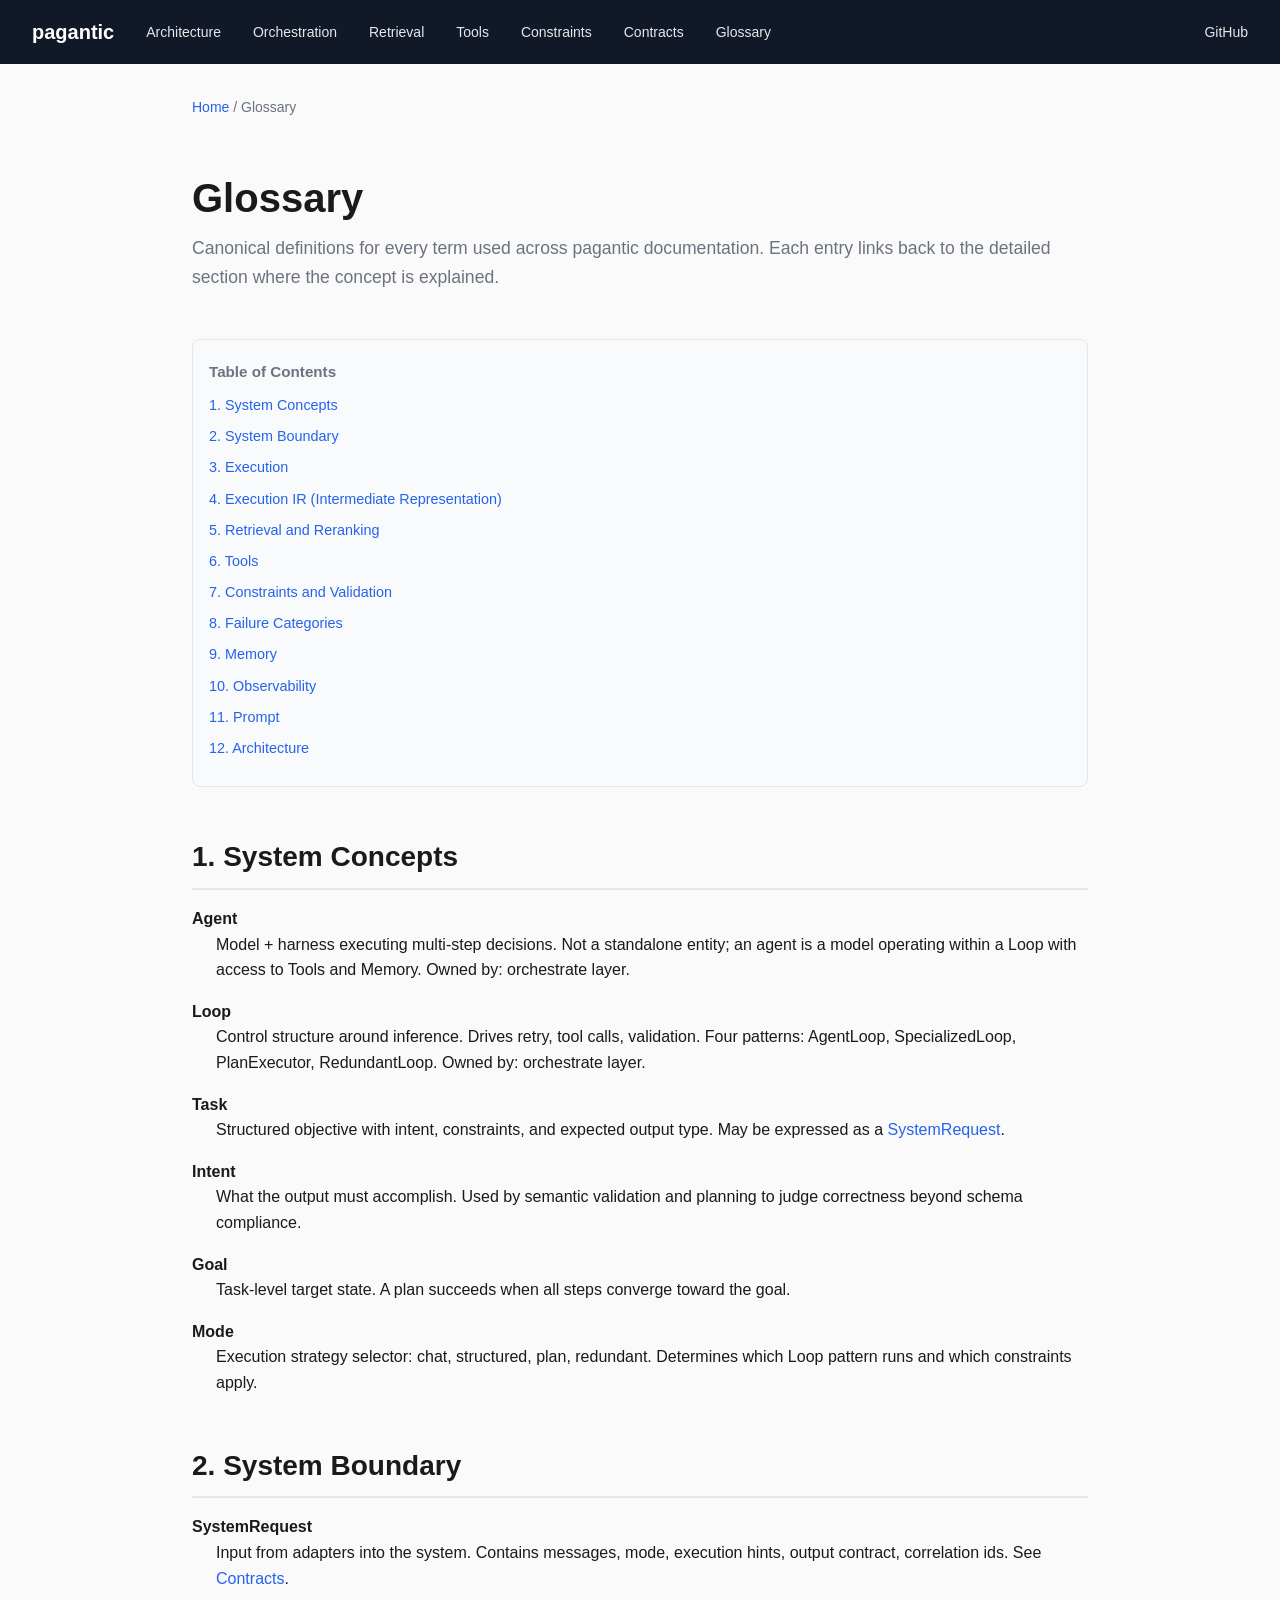
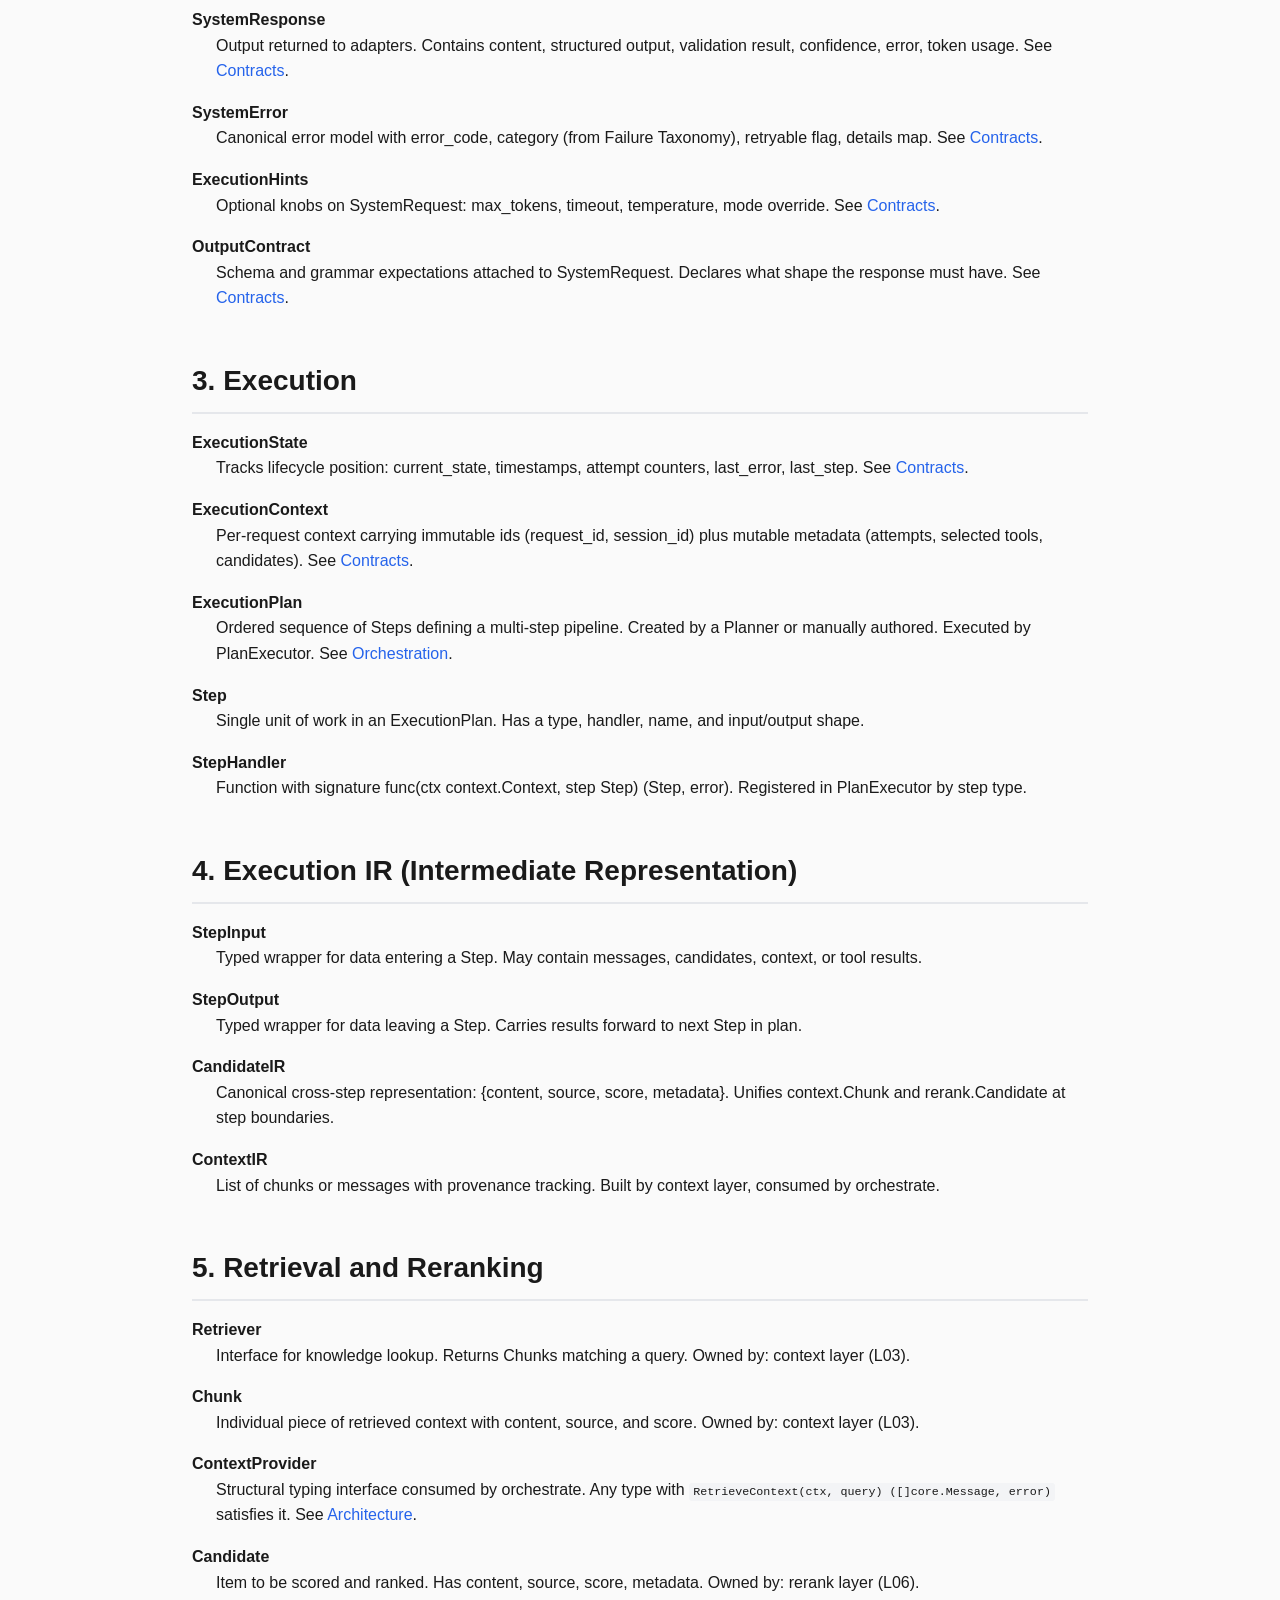
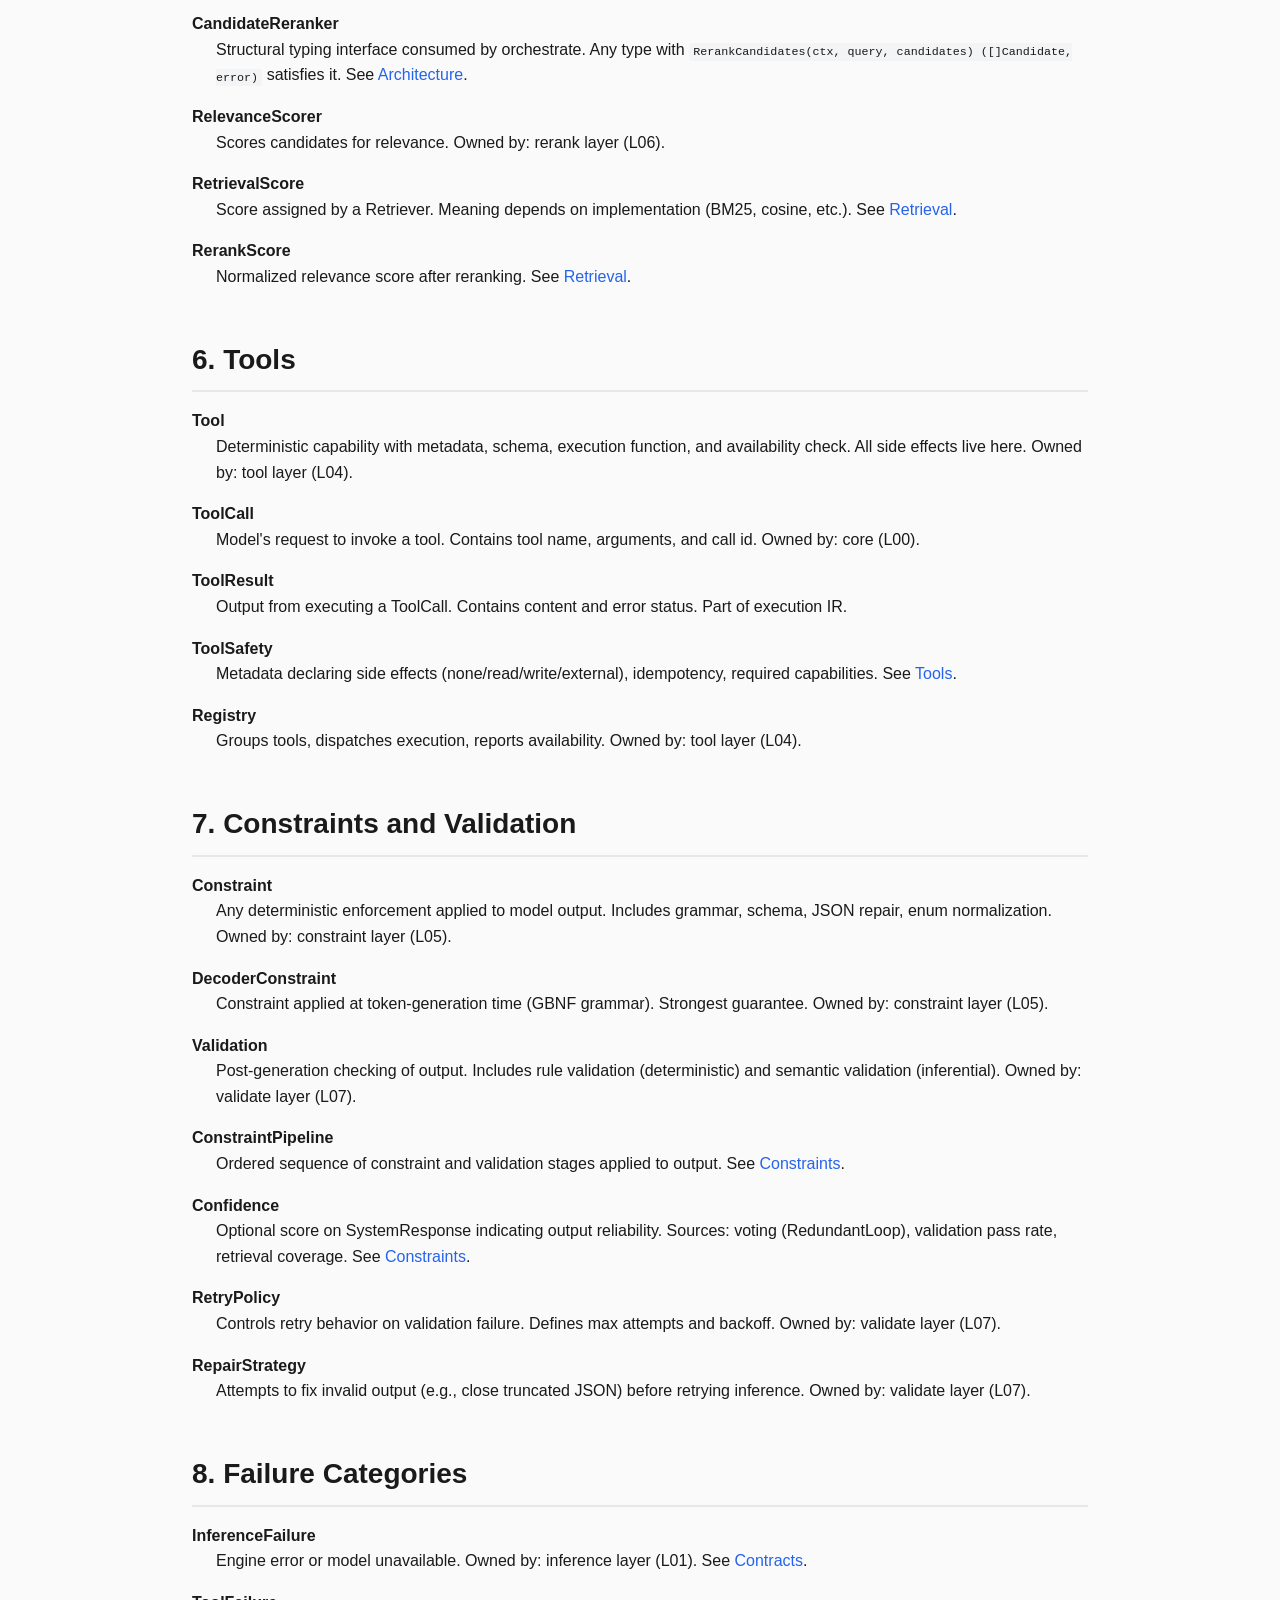
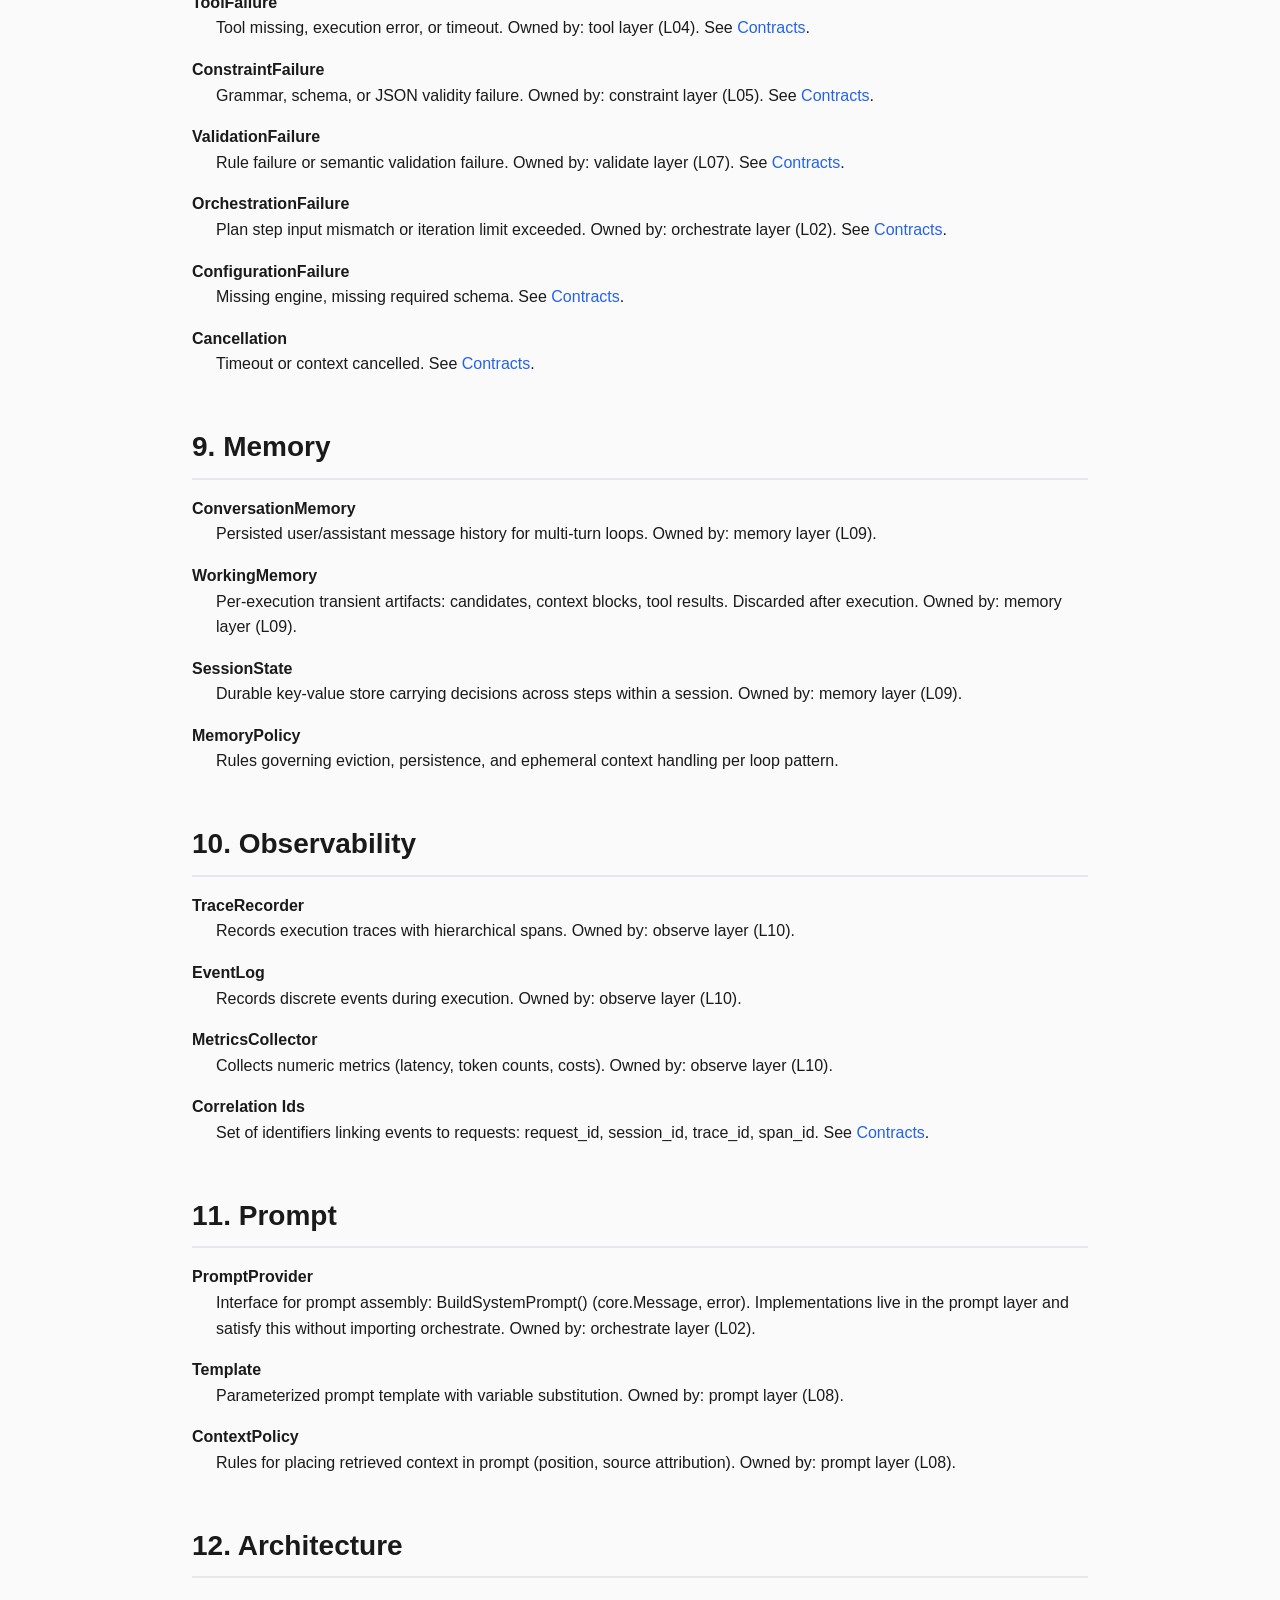
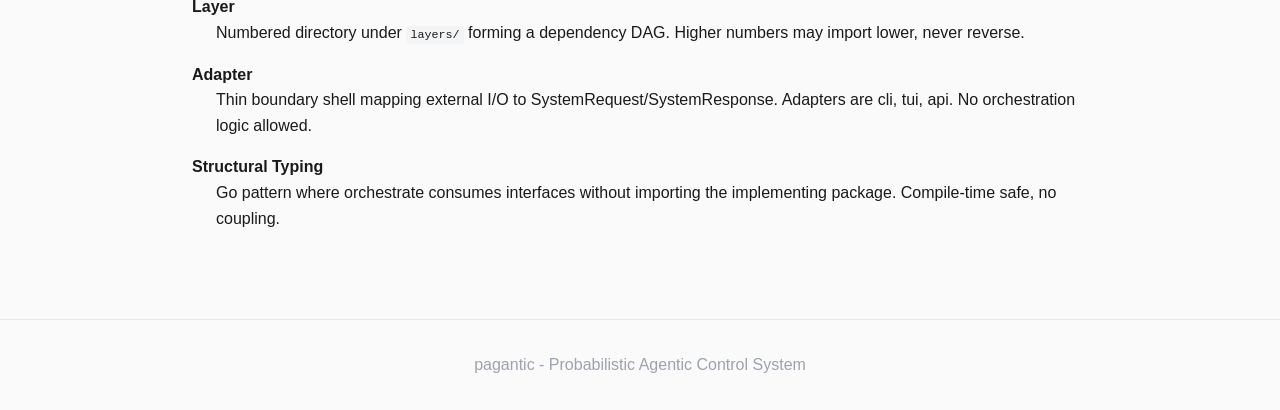
<file: docs/glossary.html>
<!DOCTYPE html>
<html lang="en">
<head>
<meta charset="utf-8">
<meta name="viewport" content="width=device-width, initial-scale=1">
<title>Glossary - pagantic</title>
<link rel="stylesheet" href="style.css">
</head>
<body>

<nav>
  <a href="index.html" class="logo">pagantic</a>
  <a href="architecture.html">Architecture</a>
  <a href="orchestration.html">Orchestration</a>
  <a href="retrieval.html">Retrieval</a>
  <a href="tools.html">Tools</a>
  <a href="constraints.html">Constraints</a>
  <a href="contracts.html">Contracts</a>
  <a href="glossary.html">Glossary</a>
  <a href="https://github.com/miroslav-matejovsky/pagantic" target="_blank" class="github-link">GitHub</a>
</nav>

<div class="container">

<div class="breadcrumb"><a href="index.html">Home</a> / Glossary</div>

<div class="page-header">
  <h1>Glossary</h1>
  <p>Canonical definitions for every term used across pagantic documentation. Each entry links back to the detailed section where the concept is explained.</p>
</div>

<div class="toc">
  <h4>Table of Contents</h4>
  <ul>
    <li><a href="#system-concepts">1. System Concepts</a></li>
    <li><a href="#system-boundary">2. System Boundary</a></li>
    <li><a href="#execution">3. Execution</a></li>
    <li><a href="#execution-ir">4. Execution IR (Intermediate Representation)</a></li>
    <li><a href="#retrieval-and-reranking">5. Retrieval and Reranking</a></li>
    <li><a href="#tools">6. Tools</a></li>
    <li><a href="#constraints-and-validation">7. Constraints and Validation</a></li>
    <li><a href="#failure-categories">8. Failure Categories</a></li>
    <li><a href="#memory">9. Memory</a></li>
    <li><a href="#observability">10. Observability</a></li>
    <li><a href="#prompt">11. Prompt</a></li>
    <li><a href="#architecture">12. Architecture</a></li>
  </ul>
</div>

<!-- ================================================================== -->
<h2 id="system-concepts">1. System Concepts</h2>

<dl>
  <dt id="agent">Agent</dt>
  <dd>Model + harness executing multi-step decisions. Not a standalone entity; an agent is a model operating within a Loop with access to Tools and Memory. Owned by: orchestrate layer.</dd>

  <dt id="loop">Loop</dt>
  <dd>Control structure around inference. Drives retry, tool calls, validation. Four patterns: AgentLoop, SpecializedLoop, PlanExecutor, RedundantLoop. Owned by: orchestrate layer.</dd>

  <dt id="task">Task</dt>
  <dd>Structured objective with intent, constraints, and expected output type. May be expressed as a <a href="#system-request">SystemRequest</a>.</dd>

  <dt id="intent">Intent</dt>
  <dd>What the output must accomplish. Used by semantic validation and planning to judge correctness beyond schema compliance.</dd>

  <dt id="goal">Goal</dt>
  <dd>Task-level target state. A plan succeeds when all steps converge toward the goal.</dd>

  <dt id="mode">Mode</dt>
  <dd>Execution strategy selector: chat, structured, plan, redundant. Determines which Loop pattern runs and which constraints apply.</dd>
</dl>

<!-- ================================================================== -->
<h2 id="system-boundary">2. System Boundary</h2>

<dl>
  <dt id="system-request">SystemRequest</dt>
  <dd>Input from adapters into the system. Contains messages, mode, execution hints, output contract, correlation ids. See <a href="contracts.html#system-request">Contracts</a>.</dd>

  <dt id="system-response">SystemResponse</dt>
  <dd>Output returned to adapters. Contains content, structured output, validation result, confidence, error, token usage. See <a href="contracts.html#system-response">Contracts</a>.</dd>

  <dt id="system-error">SystemError</dt>
  <dd>Canonical error model with error_code, category (from Failure Taxonomy), retryable flag, details map. See <a href="contracts.html#system-error">Contracts</a>.</dd>

  <dt id="execution-hints">ExecutionHints</dt>
  <dd>Optional knobs on SystemRequest: max_tokens, timeout, temperature, mode override. See <a href="contracts.html#execution-hints">Contracts</a>.</dd>

  <dt id="output-contract">OutputContract</dt>
  <dd>Schema and grammar expectations attached to SystemRequest. Declares what shape the response must have. See <a href="contracts.html#output-contract">Contracts</a>.</dd>
</dl>

<!-- ================================================================== -->
<h2 id="execution">3. Execution</h2>

<dl>
  <dt id="execution-state">ExecutionState</dt>
  <dd>Tracks lifecycle position: current_state, timestamps, attempt counters, last_error, last_step. See <a href="contracts.html#execution-lifecycle">Contracts</a>.</dd>

  <dt id="execution-context">ExecutionContext</dt>
  <dd>Per-request context carrying immutable ids (request_id, session_id) plus mutable metadata (attempts, selected tools, candidates). See <a href="contracts.html#execution-context">Contracts</a>.</dd>

  <dt id="execution-plan">ExecutionPlan</dt>
  <dd>Ordered sequence of Steps defining a multi-step pipeline. Created by a Planner or manually authored. Executed by PlanExecutor. See <a href="orchestration.html#planexecutor">Orchestration</a>.</dd>

  <dt id="step">Step</dt>
  <dd>Single unit of work in an ExecutionPlan. Has a type, handler, name, and input/output shape.</dd>

  <dt id="step-handler">StepHandler</dt>
  <dd>Function with signature func(ctx context.Context, step Step) (Step, error). Registered in PlanExecutor by step type.</dd>
</dl>

<!-- ================================================================== -->
<h2 id="execution-ir">4. Execution IR (Intermediate Representation)</h2>

<dl>
  <dt id="step-input">StepInput</dt>
  <dd>Typed wrapper for data entering a Step. May contain messages, candidates, context, or tool results.</dd>

  <dt id="step-output">StepOutput</dt>
  <dd>Typed wrapper for data leaving a Step. Carries results forward to next Step in plan.</dd>

  <dt id="candidate-ir">CandidateIR</dt>
  <dd>Canonical cross-step representation: {content, source, score, metadata}. Unifies context.Chunk and rerank.Candidate at step boundaries.</dd>

  <dt id="context-ir">ContextIR</dt>
  <dd>List of chunks or messages with provenance tracking. Built by context layer, consumed by orchestrate.</dd>
</dl>

<!-- ================================================================== -->
<h2 id="retrieval-and-reranking">5. Retrieval and Reranking</h2>

<dl>
  <dt id="retriever">Retriever</dt>
  <dd>Interface for knowledge lookup. Returns Chunks matching a query. Owned by: context layer (L03).</dd>

  <dt id="chunk">Chunk</dt>
  <dd>Individual piece of retrieved context with content, source, and score. Owned by: context layer (L03).</dd>

  <dt id="context-provider">ContextProvider</dt>
  <dd>Structural typing interface consumed by orchestrate. Any type with <code>RetrieveContext(ctx, query) ([]core.Message, error)</code> satisfies it. See <a href="architecture.html#structural-typing">Architecture</a>.</dd>

  <dt id="candidate">Candidate</dt>
  <dd>Item to be scored and ranked. Has content, source, score, metadata. Owned by: rerank layer (L06).</dd>

  <dt id="candidate-reranker">CandidateReranker</dt>
  <dd>Structural typing interface consumed by orchestrate. Any type with <code>RerankCandidates(ctx, query, candidates) ([]Candidate, error)</code> satisfies it. See <a href="architecture.html#structural-typing">Architecture</a>.</dd>

  <dt id="relevance-scorer">RelevanceScorer</dt>
  <dd>Scores candidates for relevance. Owned by: rerank layer (L06).</dd>

  <dt id="retrieval-score">RetrievalScore</dt>
  <dd>Score assigned by a Retriever. Meaning depends on implementation (BM25, cosine, etc.). See <a href="retrieval.html#score-semantics">Retrieval</a>.</dd>

  <dt id="rerank-score">RerankScore</dt>
  <dd>Normalized relevance score after reranking. See <a href="retrieval.html#score-semantics">Retrieval</a>.</dd>
</dl>

<!-- ================================================================== -->
<h2 id="tools">6. Tools</h2>

<dl>
  <dt id="tool">Tool</dt>
  <dd>Deterministic capability with metadata, schema, execution function, and availability check. All side effects live here. Owned by: tool layer (L04).</dd>

  <dt id="tool-call">ToolCall</dt>
  <dd>Model's request to invoke a tool. Contains tool name, arguments, and call id. Owned by: core (L00).</dd>

  <dt id="tool-result">ToolResult</dt>
  <dd>Output from executing a ToolCall. Contains content and error status. Part of execution IR.</dd>

  <dt id="tool-safety">ToolSafety</dt>
  <dd>Metadata declaring side effects (none/read/write/external), idempotency, required capabilities. See <a href="tools.html#tool-safety">Tools</a>.</dd>

  <dt id="registry">Registry</dt>
  <dd>Groups tools, dispatches execution, reports availability. Owned by: tool layer (L04).</dd>
</dl>

<!-- ================================================================== -->
<h2 id="constraints-and-validation">7. Constraints and Validation</h2>

<dl>
  <dt id="constraint">Constraint</dt>
  <dd>Any deterministic enforcement applied to model output. Includes grammar, schema, JSON repair, enum normalization. Owned by: constraint layer (L05).</dd>

  <dt id="decoder-constraint">DecoderConstraint</dt>
  <dd>Constraint applied at token-generation time (GBNF grammar). Strongest guarantee. Owned by: constraint layer (L05).</dd>

  <dt id="validation">Validation</dt>
  <dd>Post-generation checking of output. Includes rule validation (deterministic) and semantic validation (inferential). Owned by: validate layer (L07).</dd>

  <dt id="constraint-pipeline">ConstraintPipeline</dt>
  <dd>Ordered sequence of constraint and validation stages applied to output. See <a href="constraints.html#constraint-pipeline">Constraints</a>.</dd>

  <dt id="confidence">Confidence</dt>
  <dd>Optional score on SystemResponse indicating output reliability. Sources: voting (RedundantLoop), validation pass rate, retrieval coverage. See <a href="constraints.html#confidence-model">Constraints</a>.</dd>

  <dt id="retry-policy">RetryPolicy</dt>
  <dd>Controls retry behavior on validation failure. Defines max attempts and backoff. Owned by: validate layer (L07).</dd>

  <dt id="repair-strategy">RepairStrategy</dt>
  <dd>Attempts to fix invalid output (e.g., close truncated JSON) before retrying inference. Owned by: validate layer (L07).</dd>
</dl>

<!-- ================================================================== -->
<h2 id="failure-categories">8. Failure Categories</h2>

<dl>
  <dt id="inference-failure">InferenceFailure</dt>
  <dd>Engine error or model unavailable. Owned by: inference layer (L01). See <a href="contracts.html#failure-taxonomy">Contracts</a>.</dd>

  <dt id="tool-failure">ToolFailure</dt>
  <dd>Tool missing, execution error, or timeout. Owned by: tool layer (L04). See <a href="contracts.html#failure-taxonomy">Contracts</a>.</dd>

  <dt id="constraint-failure">ConstraintFailure</dt>
  <dd>Grammar, schema, or JSON validity failure. Owned by: constraint layer (L05). See <a href="contracts.html#failure-taxonomy">Contracts</a>.</dd>

  <dt id="validation-failure">ValidationFailure</dt>
  <dd>Rule failure or semantic validation failure. Owned by: validate layer (L07). See <a href="contracts.html#failure-taxonomy">Contracts</a>.</dd>

  <dt id="orchestration-failure">OrchestrationFailure</dt>
  <dd>Plan step input mismatch or iteration limit exceeded. Owned by: orchestrate layer (L02). See <a href="contracts.html#failure-taxonomy">Contracts</a>.</dd>

  <dt id="configuration-failure">ConfigurationFailure</dt>
  <dd>Missing engine, missing required schema. See <a href="contracts.html#failure-taxonomy">Contracts</a>.</dd>

  <dt id="cancellation">Cancellation</dt>
  <dd>Timeout or context cancelled. See <a href="contracts.html#failure-taxonomy">Contracts</a>.</dd>
</dl>

<!-- ================================================================== -->
<h2 id="memory">9. Memory</h2>

<dl>
  <dt id="conversation-memory">ConversationMemory</dt>
  <dd>Persisted user/assistant message history for multi-turn loops. Owned by: memory layer (L09).</dd>

  <dt id="working-memory">WorkingMemory</dt>
  <dd>Per-execution transient artifacts: candidates, context blocks, tool results. Discarded after execution. Owned by: memory layer (L09).</dd>

  <dt id="session-state">SessionState</dt>
  <dd>Durable key-value store carrying decisions across steps within a session. Owned by: memory layer (L09).</dd>

  <dt id="memory-policy">MemoryPolicy</dt>
  <dd>Rules governing eviction, persistence, and ephemeral context handling per loop pattern.</dd>
</dl>

<!-- ================================================================== -->
<h2 id="observability">10. Observability</h2>

<dl>
  <dt id="trace-recorder">TraceRecorder</dt>
  <dd>Records execution traces with hierarchical spans. Owned by: observe layer (L10).</dd>

  <dt id="event-log">EventLog</dt>
  <dd>Records discrete events during execution. Owned by: observe layer (L10).</dd>

  <dt id="metrics-collector">MetricsCollector</dt>
  <dd>Collects numeric metrics (latency, token counts, costs). Owned by: observe layer (L10).</dd>

  <dt id="correlation-ids">Correlation Ids</dt>
  <dd>Set of identifiers linking events to requests: request_id, session_id, trace_id, span_id. See <a href="contracts.html#observability-correlation">Contracts</a>.</dd>
</dl>

<!-- ================================================================== -->
<h2 id="prompt">11. Prompt</h2>

<dl>
  <dt id="prompt-provider">PromptProvider</dt>
  <dd>Interface for prompt assembly: BuildSystemPrompt() (core.Message, error). Implementations live in the prompt layer and satisfy this without importing orchestrate. Owned by: orchestrate layer (L02).</dd>

  <dt id="template">Template</dt>
  <dd>Parameterized prompt template with variable substitution. Owned by: prompt layer (L08).</dd>

  <dt id="context-policy">ContextPolicy</dt>
  <dd>Rules for placing retrieved context in prompt (position, source attribution). Owned by: prompt layer (L08).</dd>
</dl>

<!-- ================================================================== -->
<h2 id="architecture">12. Architecture</h2>

<dl>
  <dt id="layer">Layer</dt>
  <dd>Numbered directory under <code>layers/</code> forming a dependency DAG. Higher numbers may import lower, never reverse.</dd>

  <dt id="adapter">Adapter</dt>
  <dd>Thin boundary shell mapping external I/O to SystemRequest/SystemResponse. Adapters are cli, tui, api. No orchestration logic allowed.</dd>

  <dt id="structural-typing">Structural Typing</dt>
  <dd>Go pattern where orchestrate consumes interfaces without importing the implementing package. Compile-time safe, no coupling.</dd>
</dl>

</div><!-- /container -->
<footer>pagantic - Probabilistic Agentic Control System</footer>
</body>
</html>
</file>
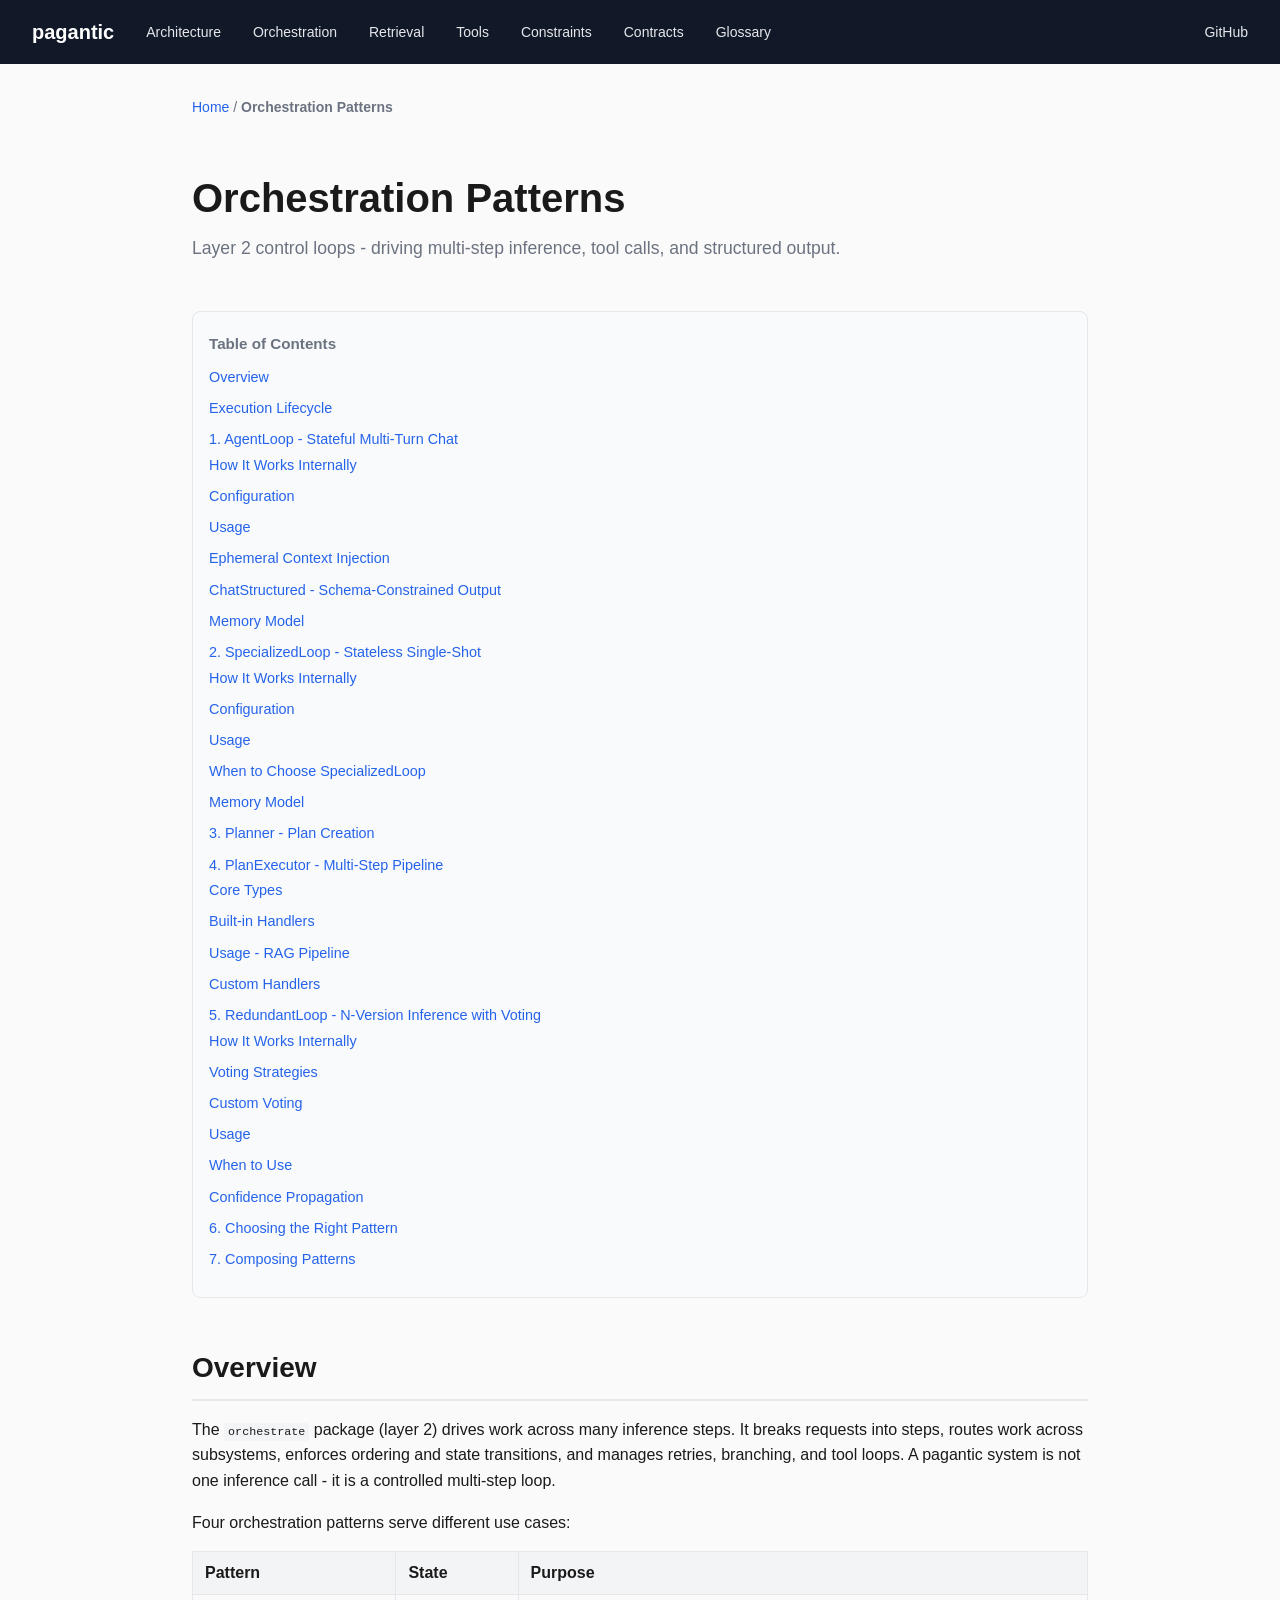
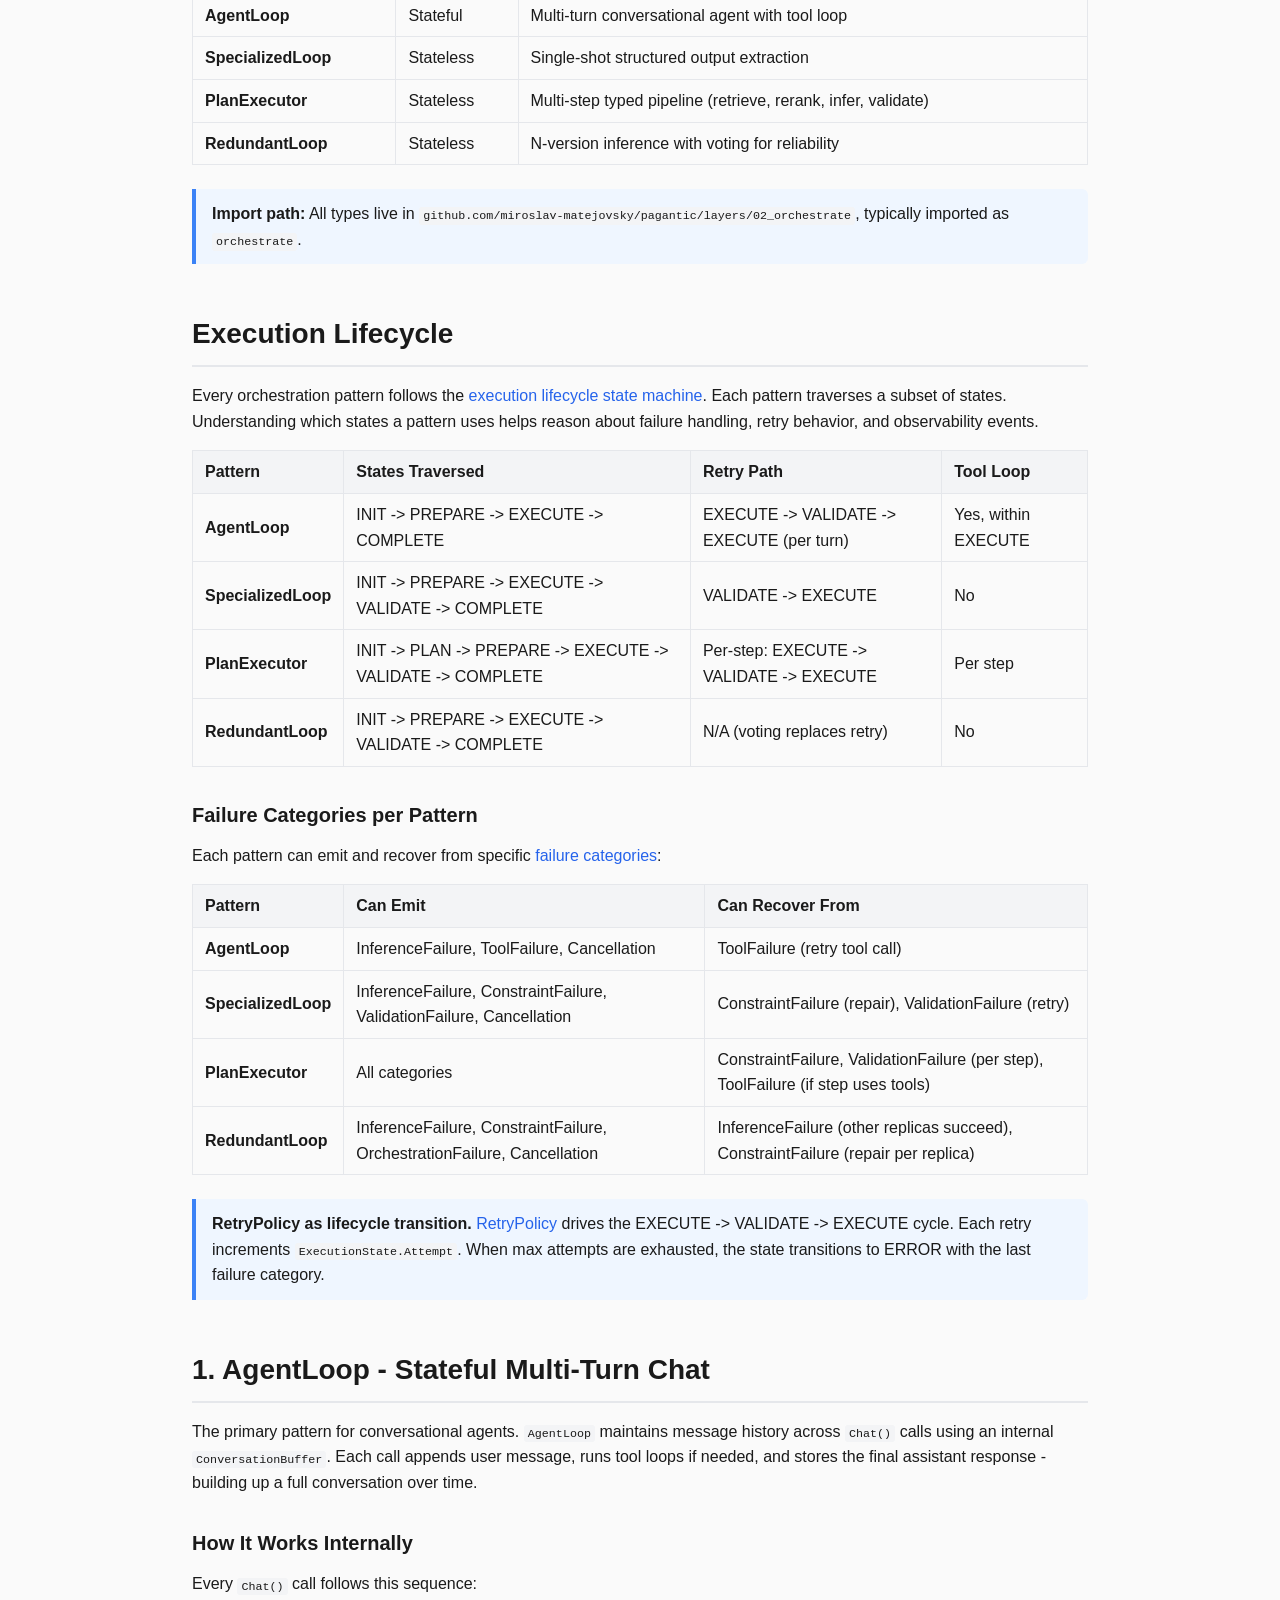
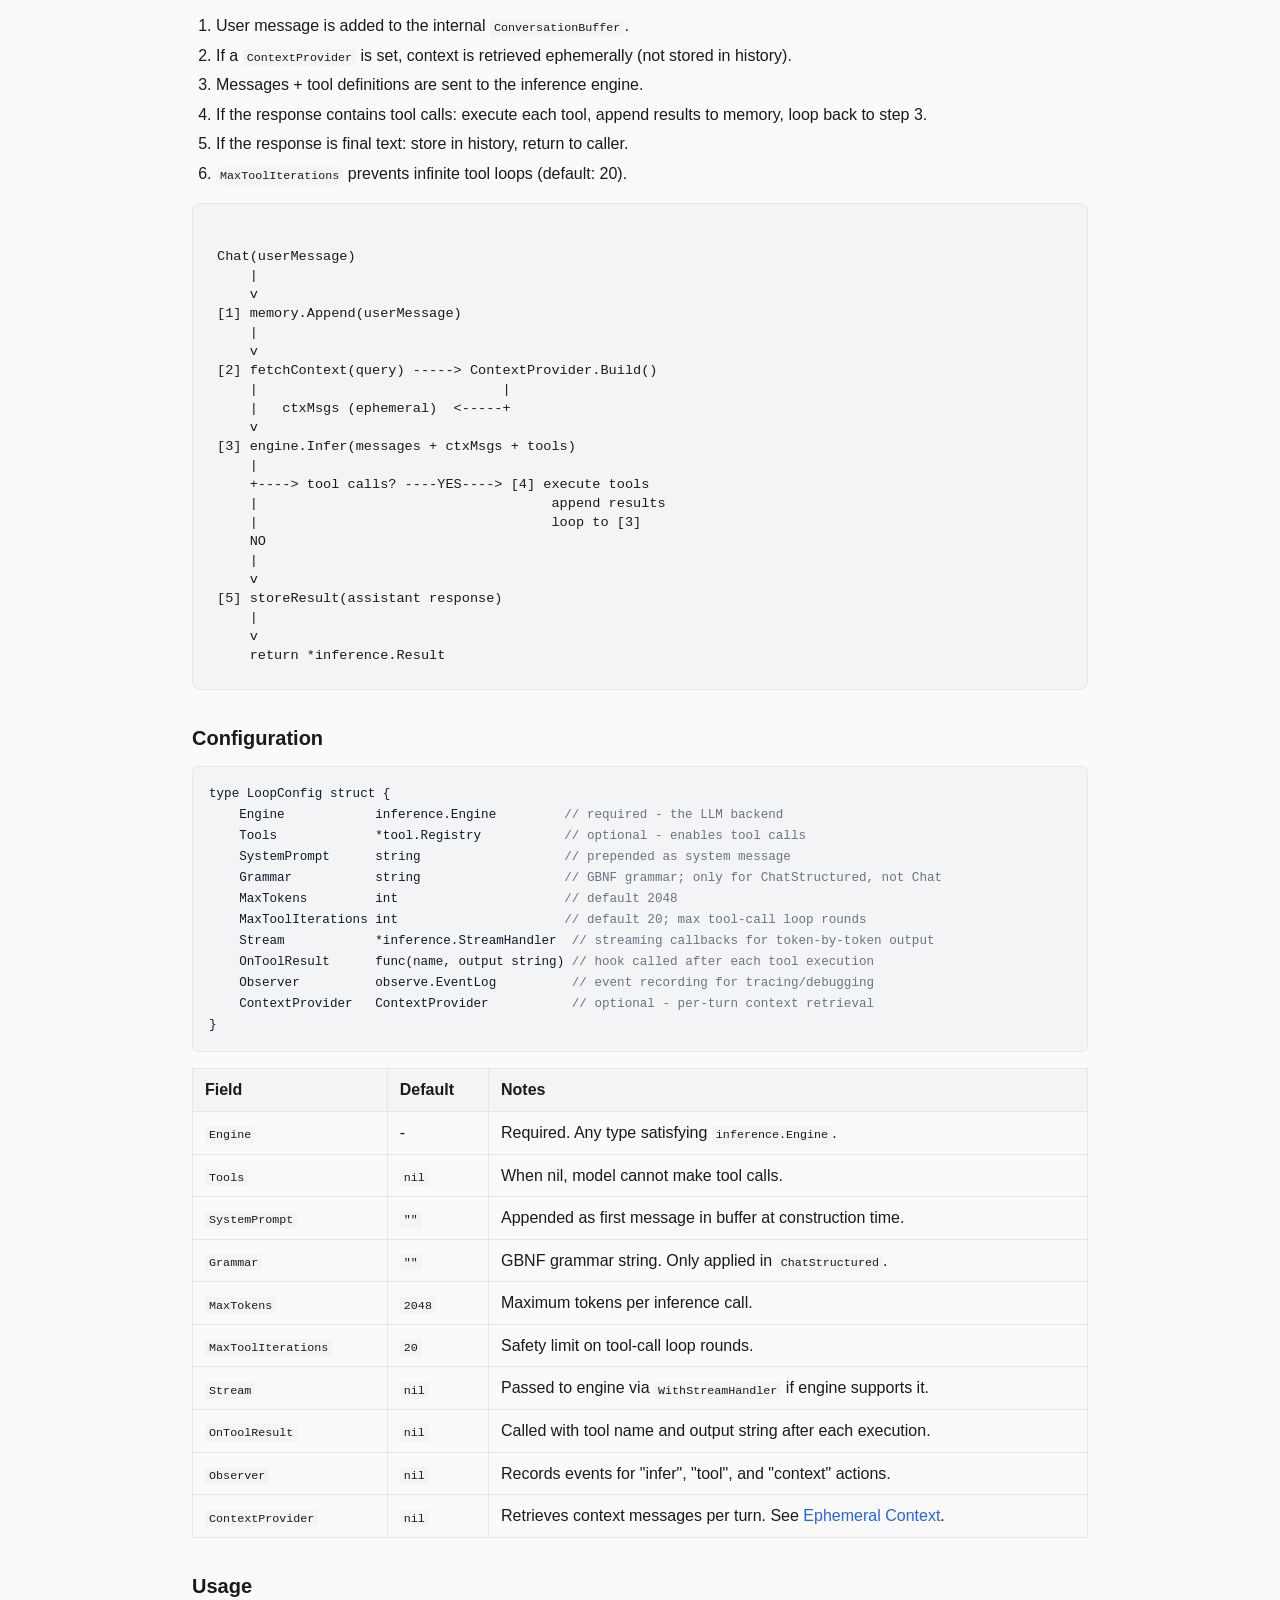
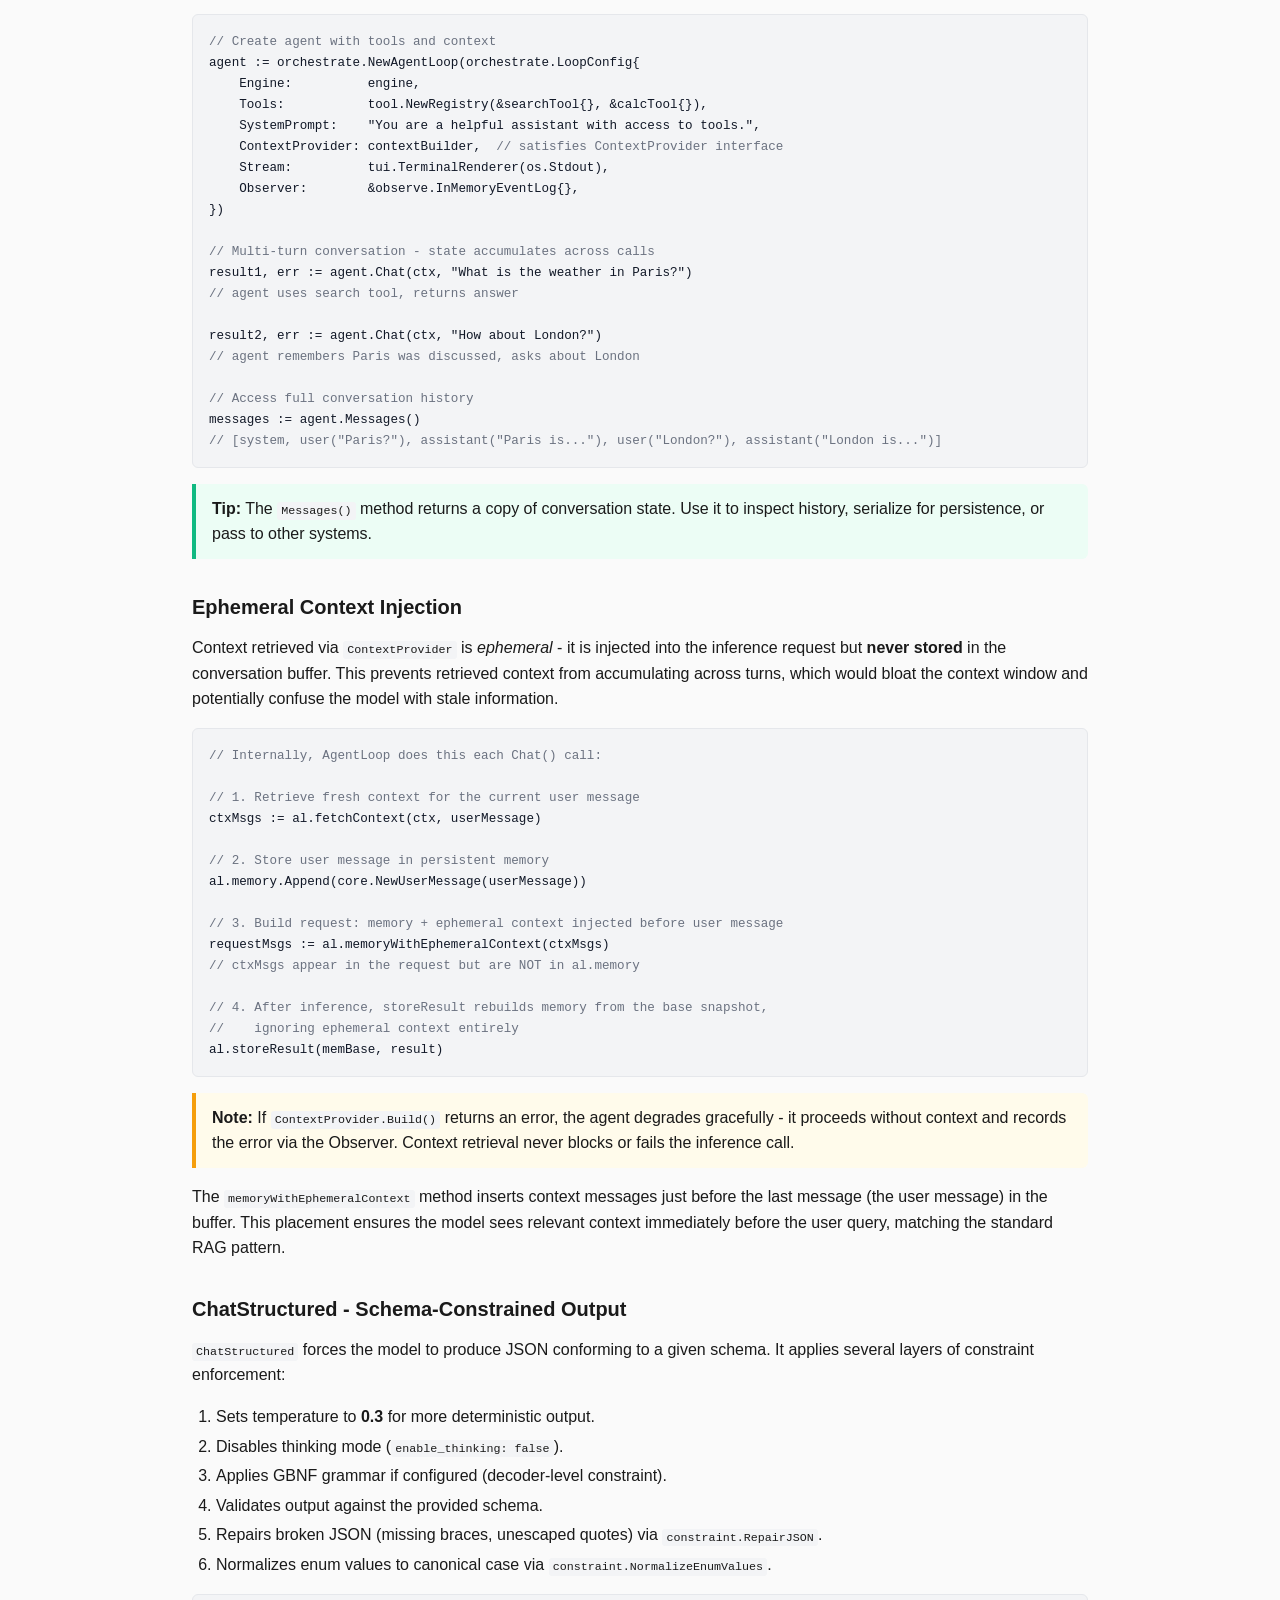
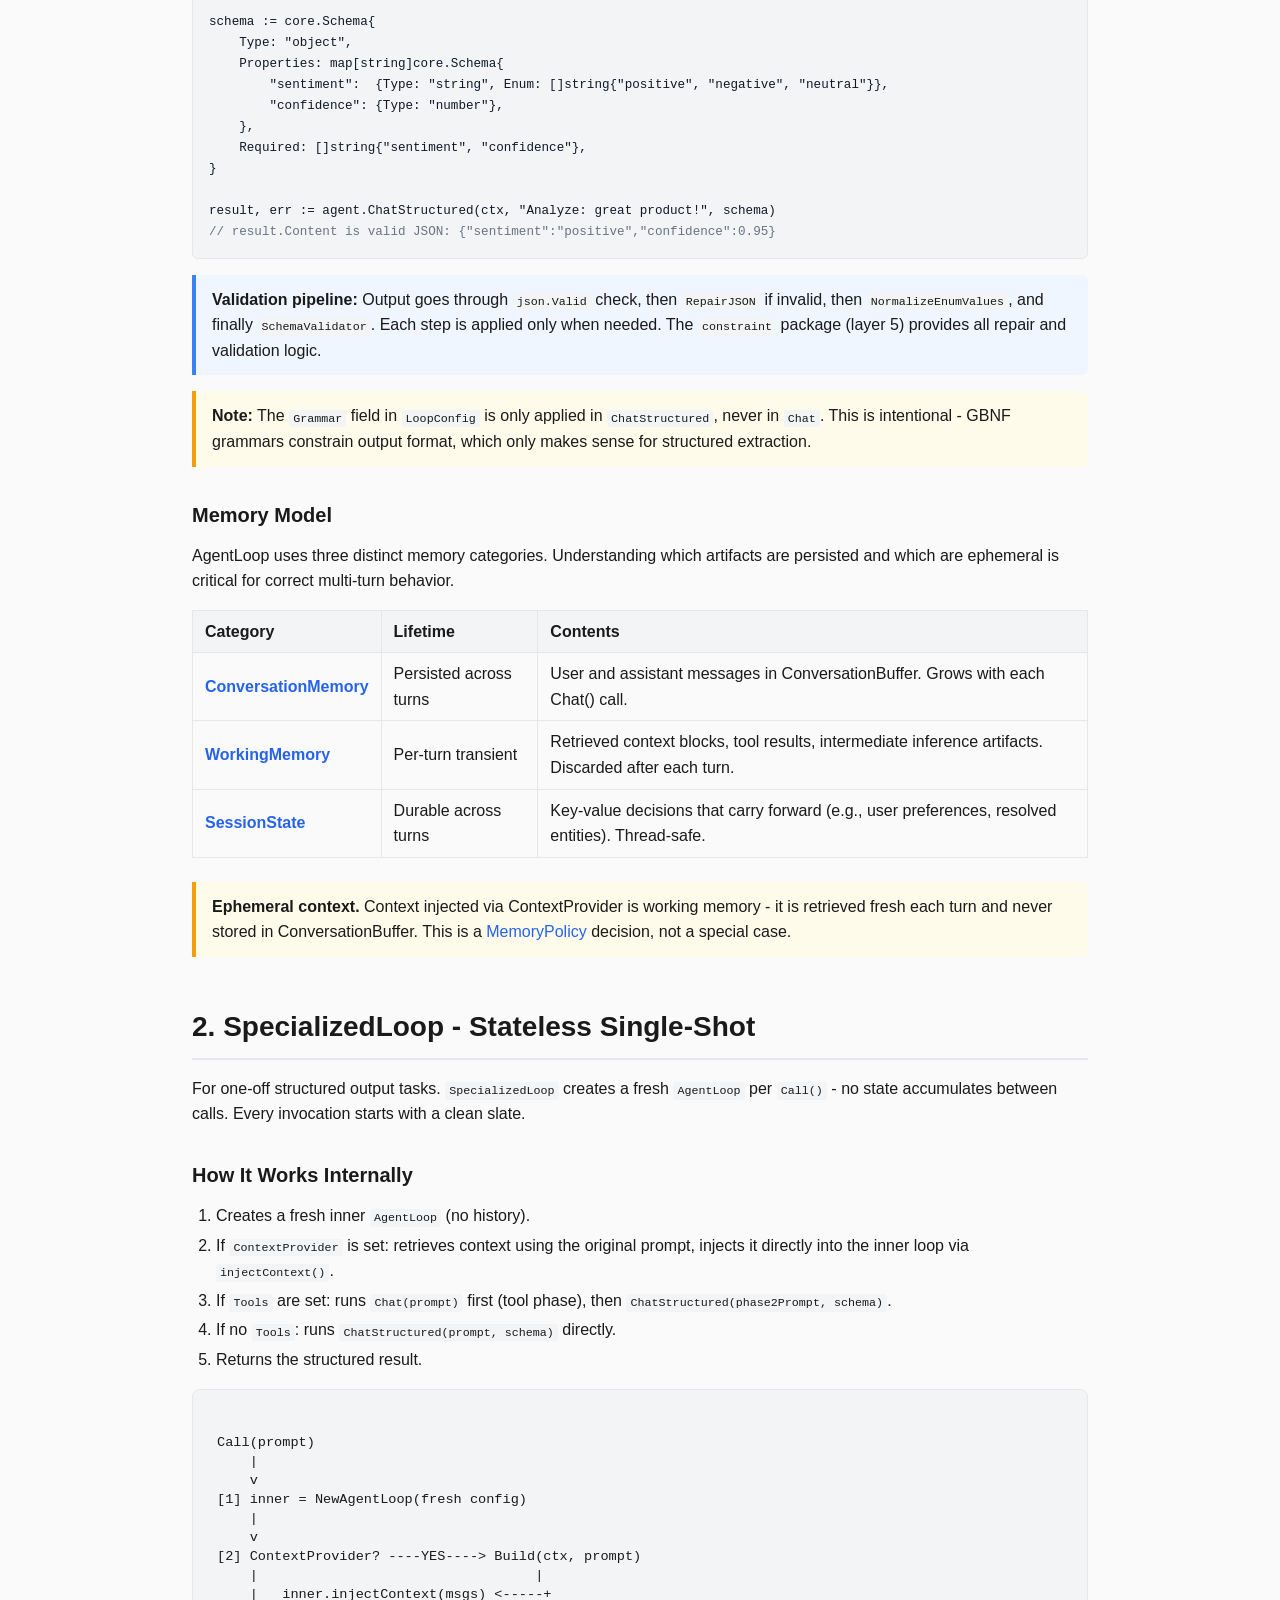
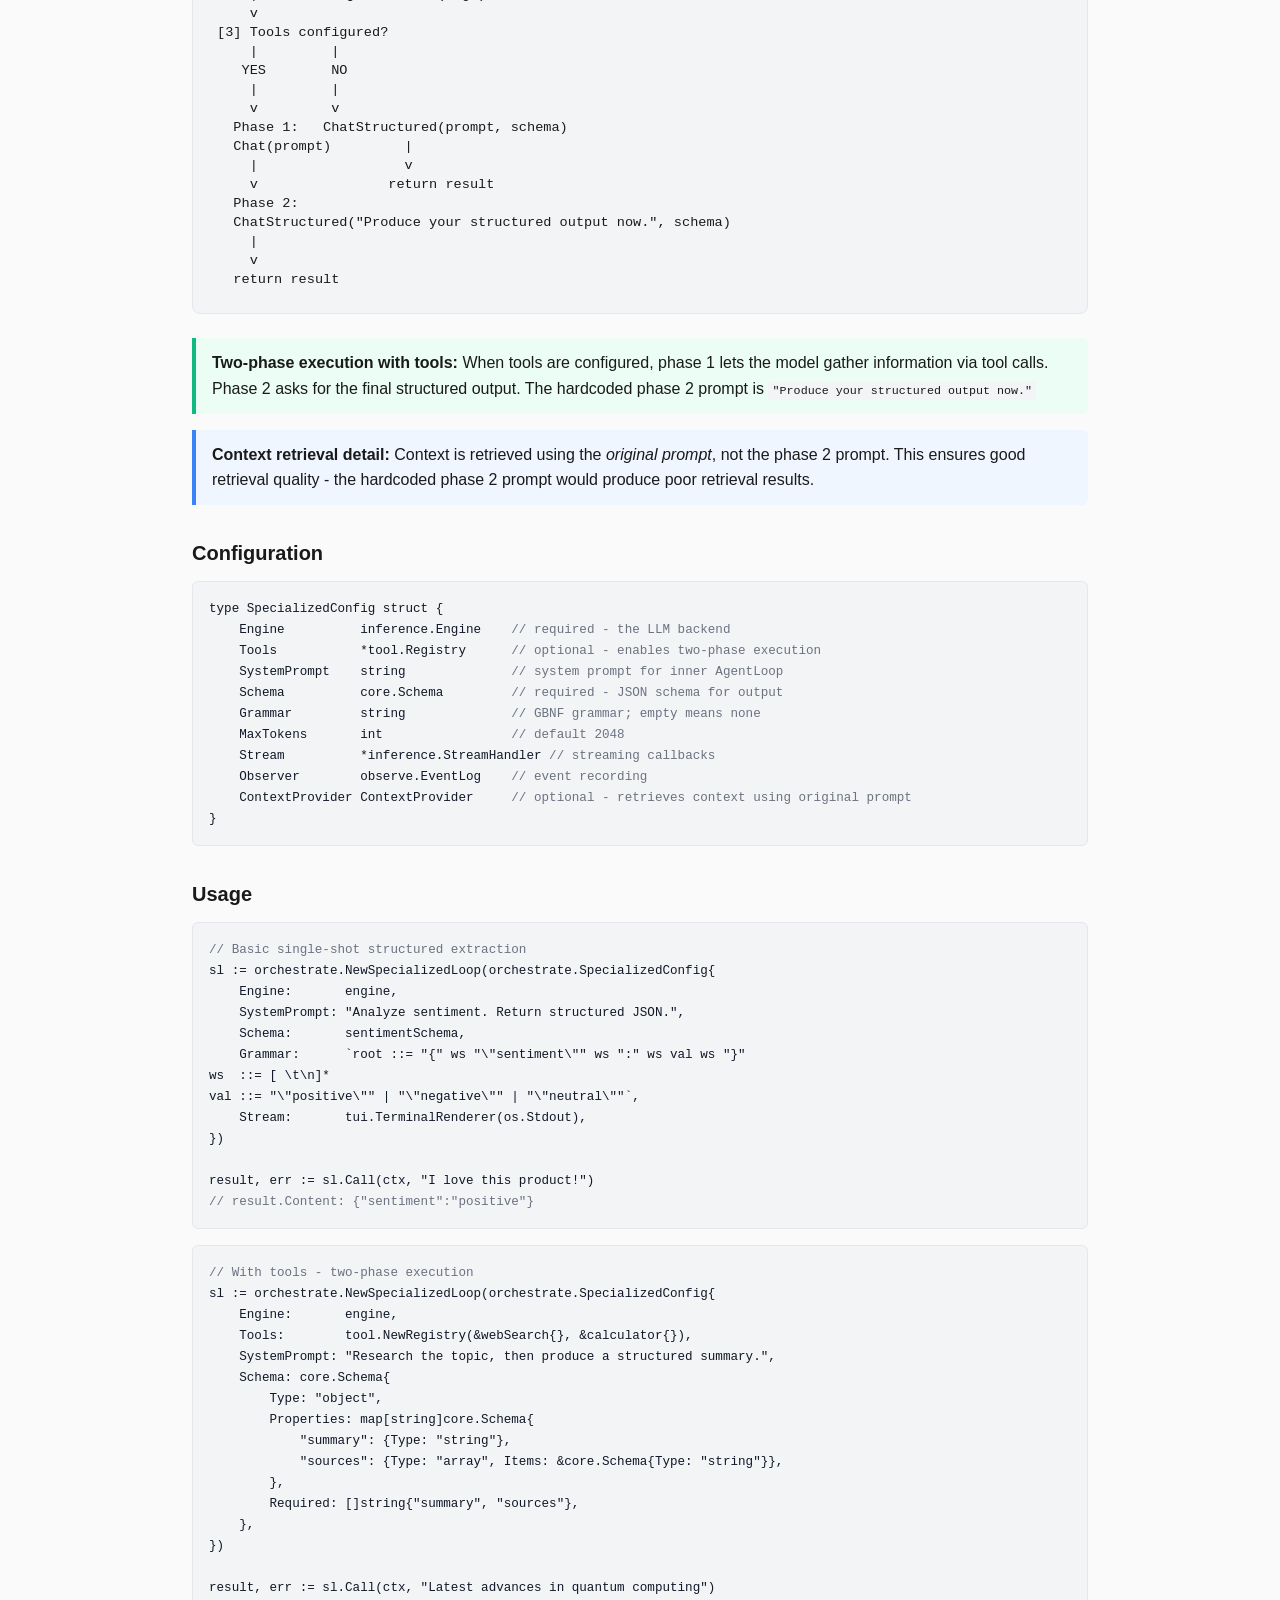
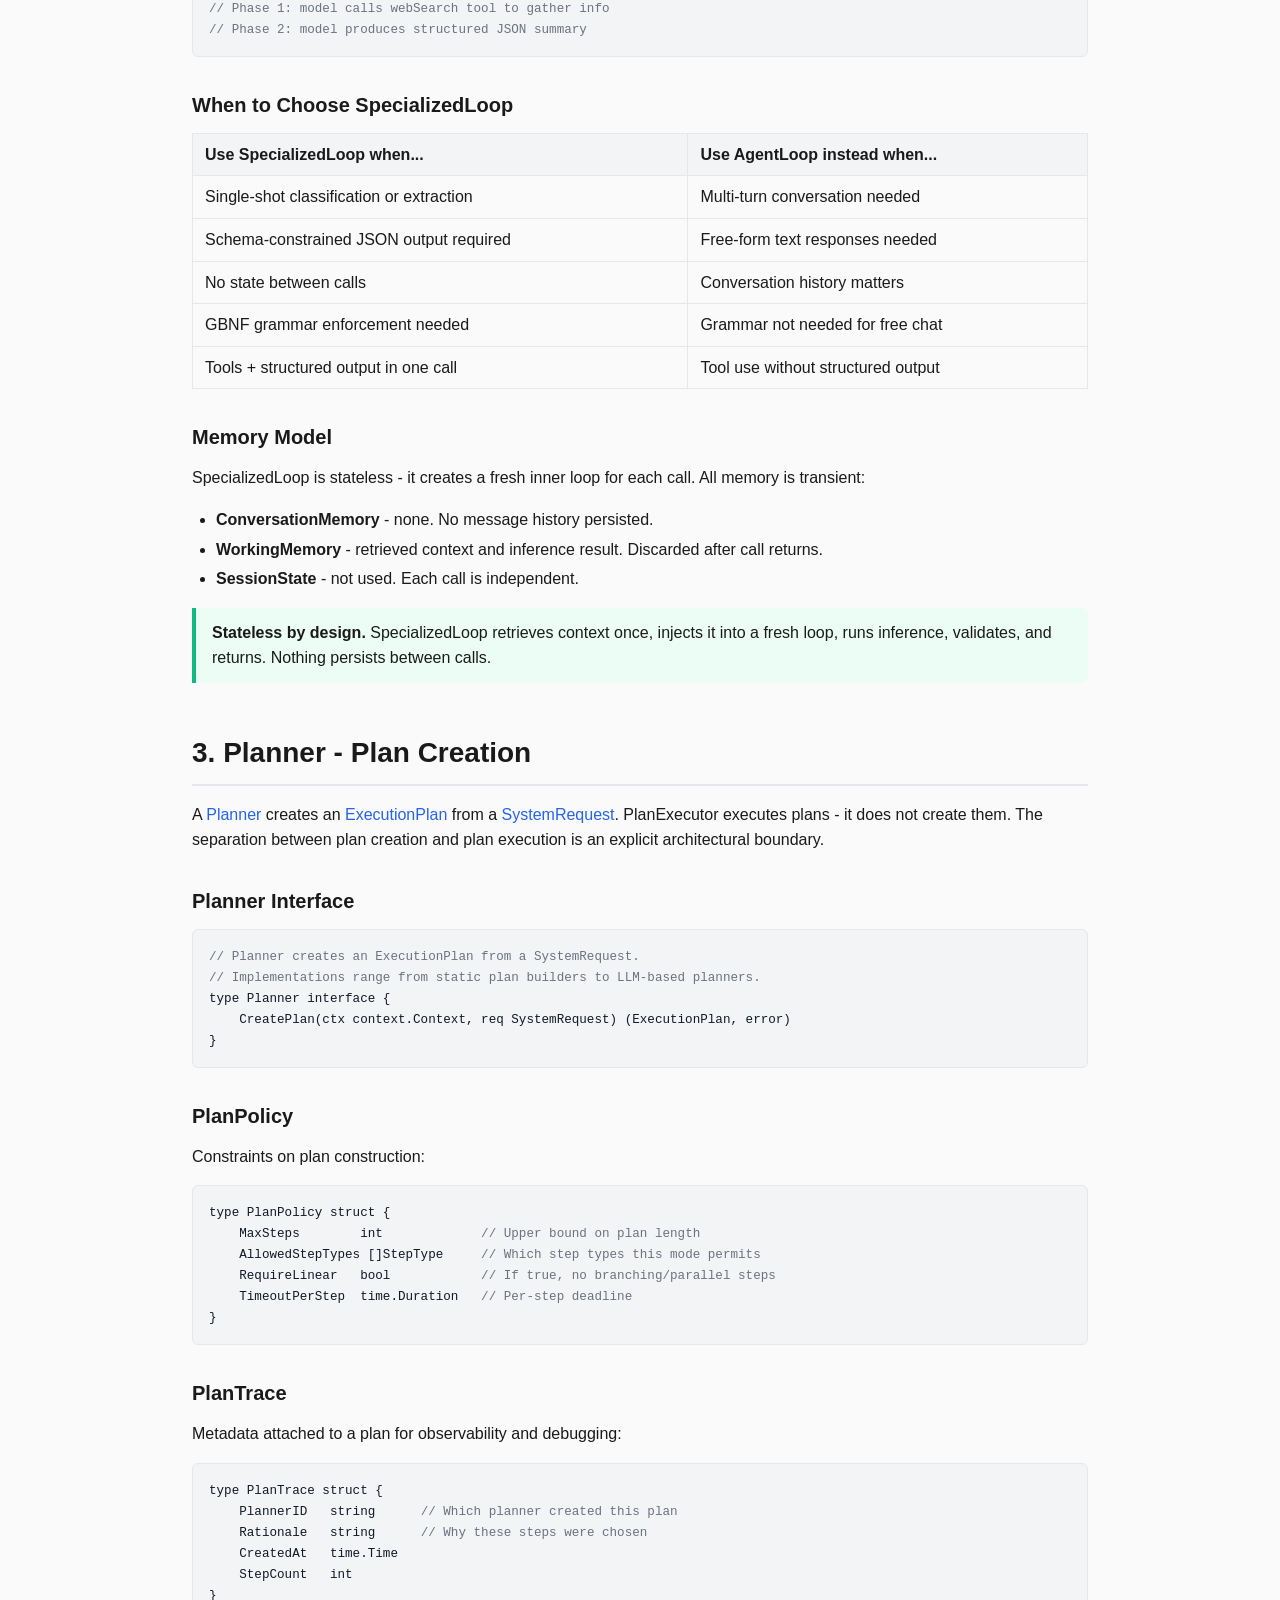
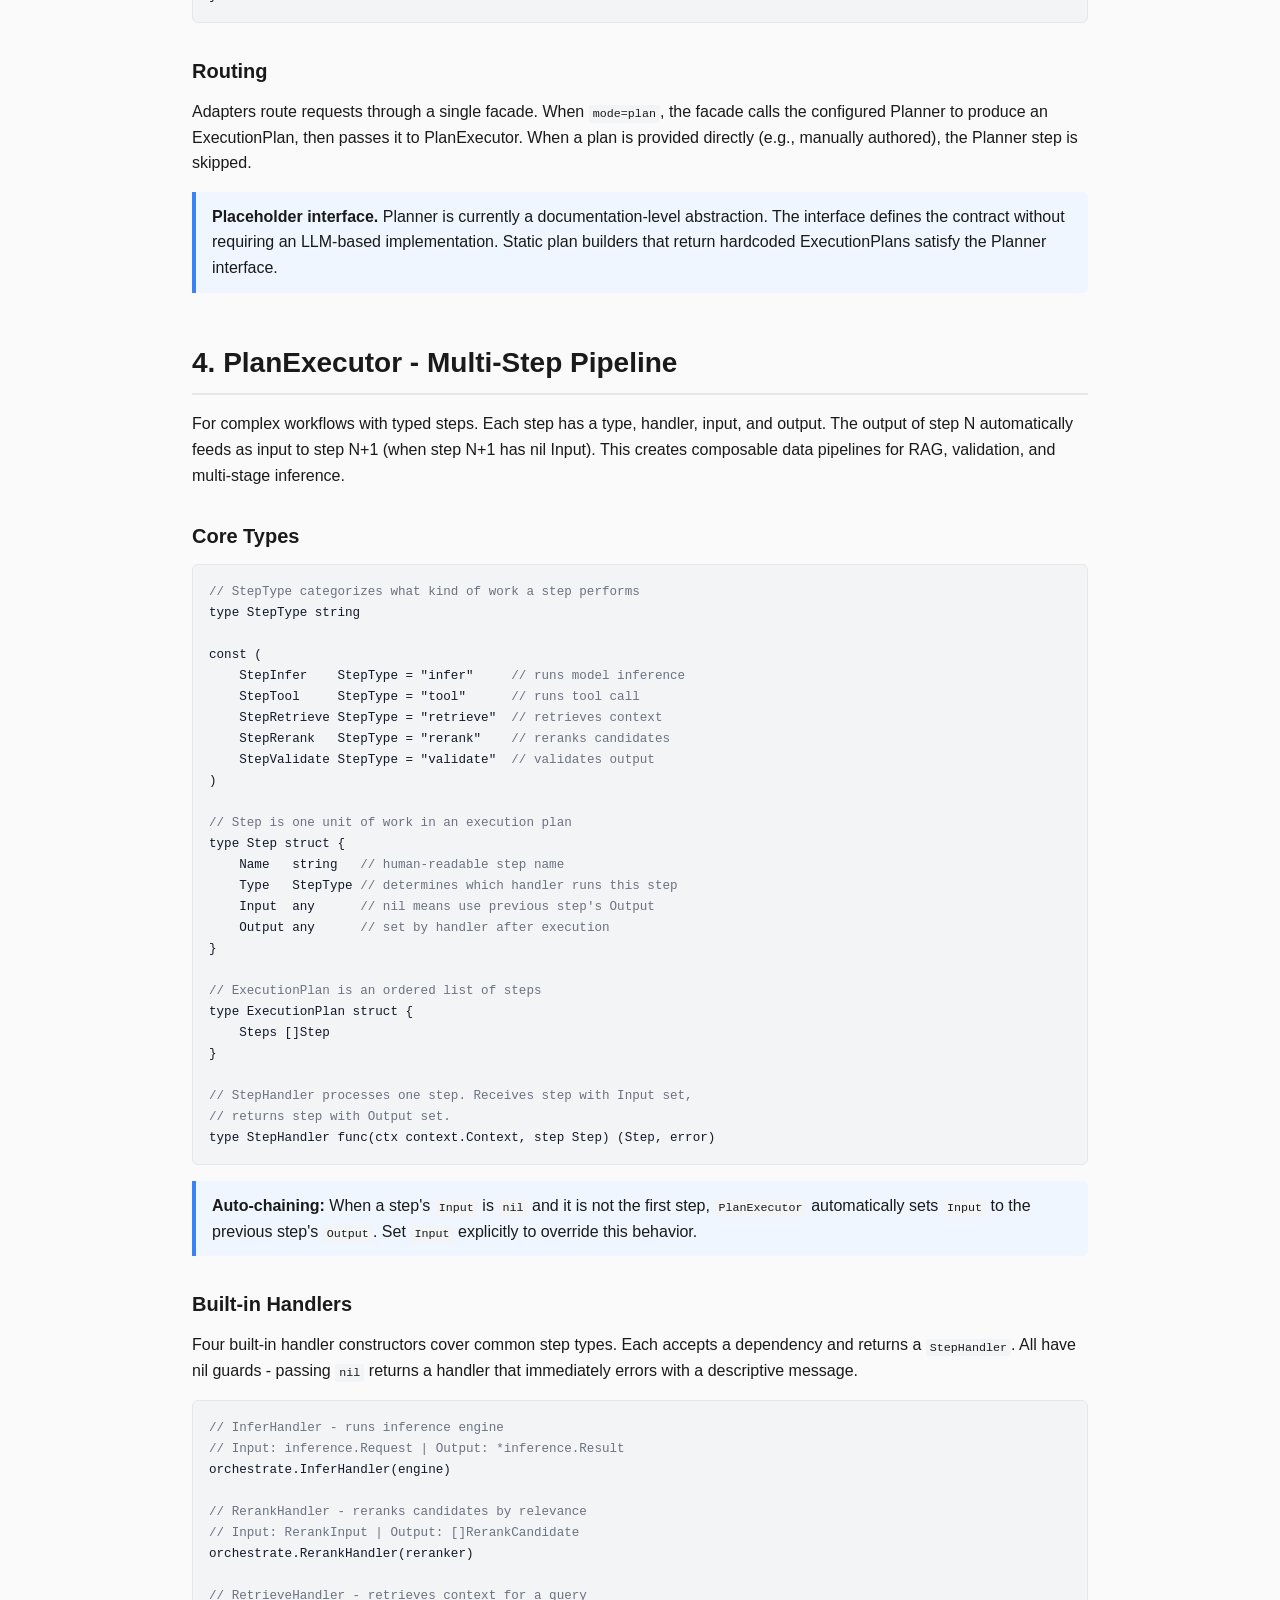
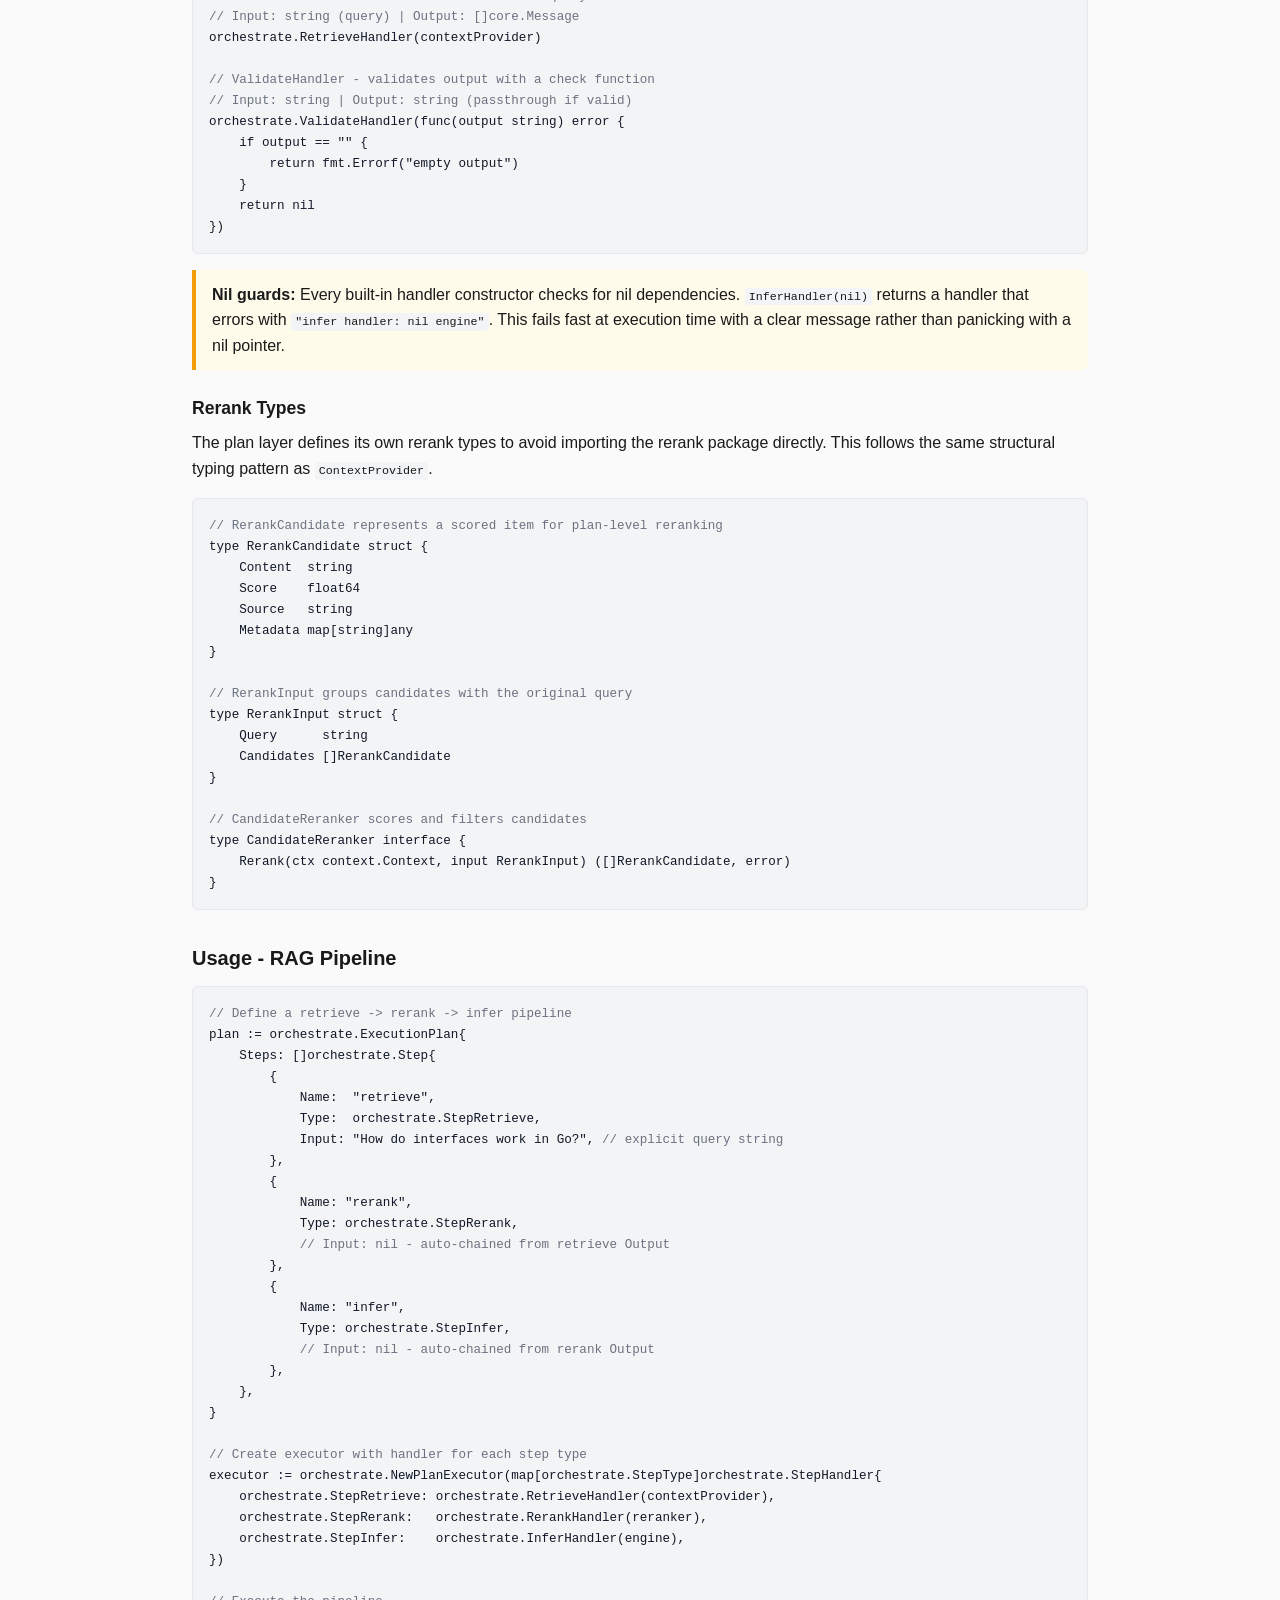
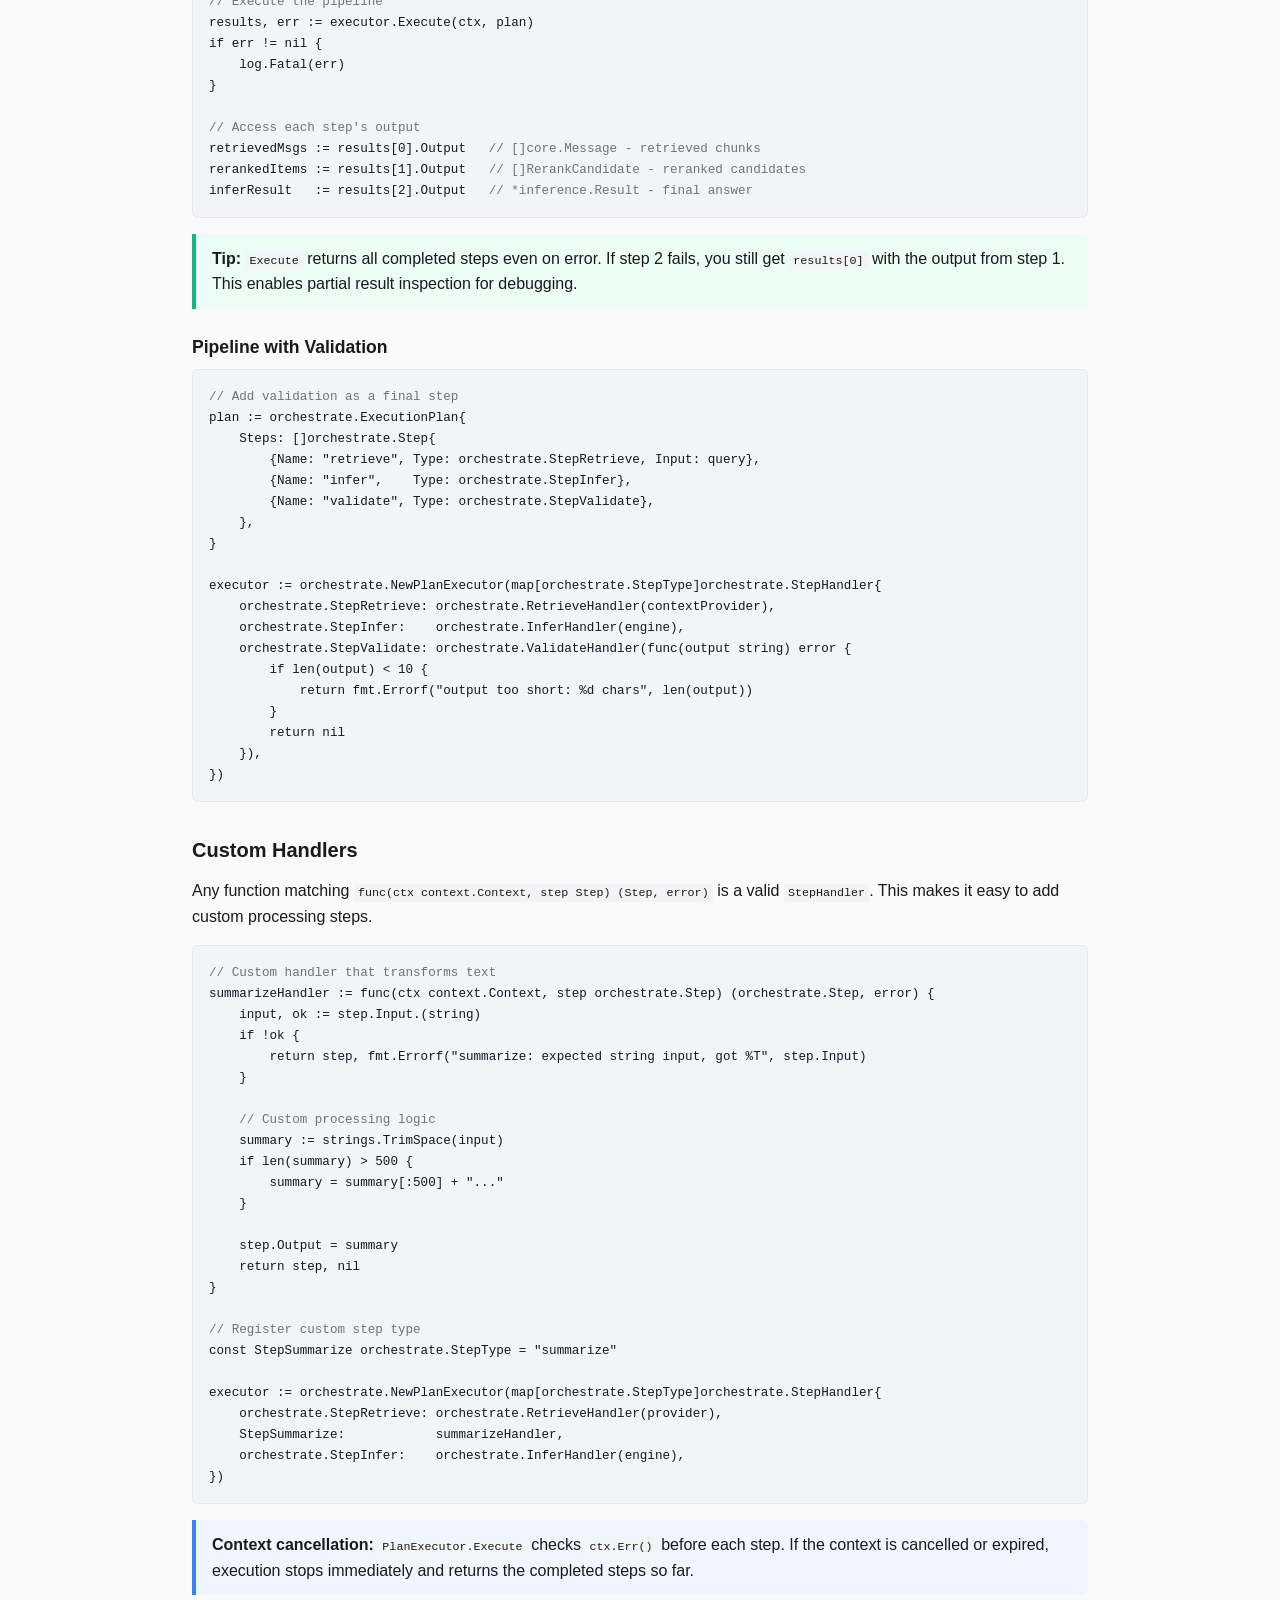
<file: docs/orchestration.html>
<!DOCTYPE html>
<html lang="en">
<head>
<meta charset="utf-8">
<meta name="viewport" content="width=device-width, initial-scale=1">
<title>Orchestration Patterns - pagantic</title>
<link rel="stylesheet" href="style.css">
</head>
<body>

<nav>
  <a href="index.html" class="logo">pagantic</a>
  <a href="architecture.html">Architecture</a>
  <a href="orchestration.html">Orchestration</a>
  <a href="retrieval.html">Retrieval</a>
  <a href="tools.html">Tools</a>
  <a href="constraints.html">Constraints</a>
  <a href="contracts.html">Contracts</a>
  <a href="glossary.html">Glossary</a>
  <a href="https://github.com/miroslav-matejovsky/pagantic" target="_blank" style="margin-left: auto;">GitHub</a>
</nav>

<div class="container">

  <div class="breadcrumb">
    <a href="index.html">Home</a> / <strong>Orchestration Patterns</strong>
  </div>

  <div class="page-header">
    <h1>Orchestration Patterns</h1>
    <p>Layer 2 control loops - driving multi-step inference, tool calls, and structured output.</p>
  </div>

  <!-- Table of Contents -->
  <div class="toc">
    <h4>Table of Contents</h4>
    <ul>
      <li><a href="#overview">Overview</a></li>
      <li><a href="#lifecycle">Execution Lifecycle</a></li>
      <li>
        <a href="#agentloop">1. AgentLoop - Stateful Multi-Turn Chat</a>
        <ul>
          <li><a href="#agentloop-internals">How It Works Internally</a></li>
          <li><a href="#agentloop-config">Configuration</a></li>
          <li><a href="#agentloop-usage">Usage</a></li>
          <li><a href="#agentloop-ephemeral">Ephemeral Context Injection</a></li>
          <li><a href="#agentloop-structured">ChatStructured - Schema-Constrained Output</a></li>
          <li><a href="#agentloop-memory">Memory Model</a></li>
        </ul>
      </li>
      <li>
        <a href="#specializedloop">2. SpecializedLoop - Stateless Single-Shot</a>
        <ul>
          <li><a href="#specializedloop-internals">How It Works Internally</a></li>
          <li><a href="#specializedloop-config">Configuration</a></li>
          <li><a href="#specializedloop-usage">Usage</a></li>
          <li><a href="#specializedloop-when">When to Choose SpecializedLoop</a></li>
          <li><a href="#specializedloop-memory">Memory Model</a></li>
        </ul>
      </li>
      <li>
        <a href="#planner">3. Planner - Plan Creation</a>
      </li>
      <li>
        <a href="#planexecutor">4. PlanExecutor - Multi-Step Pipeline</a>
        <ul>
          <li><a href="#planexecutor-types">Core Types</a></li>
          <li><a href="#planexecutor-handlers">Built-in Handlers</a></li>
          <li><a href="#planexecutor-usage">Usage - RAG Pipeline</a></li>
          <li><a href="#planexecutor-custom">Custom Handlers</a></li>
        </ul>
      </li>
      <li>
        <a href="#redundantloop">5. RedundantLoop - N-Version Inference with Voting</a>
        <ul>
          <li><a href="#redundantloop-internals">How It Works Internally</a></li>
          <li><a href="#redundantloop-voting">Voting Strategies</a></li>
          <li><a href="#redundantloop-custom-voting">Custom Voting</a></li>
          <li><a href="#redundantloop-usage">Usage</a></li>
          <li><a href="#redundantloop-when">When to Use</a></li>
          <li><a href="#redundantloop-confidence">Confidence Propagation</a></li>
        </ul>
      </li>
      <li><a href="#choosing">6. Choosing the Right Pattern</a></li>
      <li><a href="#composing">7. Composing Patterns</a></li>
    </ul>
  </div>

  <!-- Overview -->
  <h2 id="overview">Overview</h2>

  <p>
    The <code>orchestrate</code> package (layer 2) drives work across many inference steps.
    It breaks requests into steps, routes work across subsystems, enforces ordering and state transitions,
    and manages retries, branching, and tool loops. A pagantic system is not one inference call -
    it is a controlled multi-step loop.
  </p>

  <p>Four orchestration patterns serve different use cases:</p>

  <table>
    <thead>
      <tr><th>Pattern</th><th>State</th><th>Purpose</th></tr>
    </thead>
    <tbody>
      <tr><td><strong>AgentLoop</strong></td><td>Stateful</td><td>Multi-turn conversational agent with tool loop</td></tr>
      <tr><td><strong>SpecializedLoop</strong></td><td>Stateless</td><td>Single-shot structured output extraction</td></tr>
      <tr><td><strong>PlanExecutor</strong></td><td>Stateless</td><td>Multi-step typed pipeline (retrieve, rerank, infer, validate)</td></tr>
      <tr><td><strong>RedundantLoop</strong></td><td>Stateless</td><td>N-version inference with voting for reliability</td></tr>
    </tbody>
  </table>

  <div class="info">
    <strong>Import path:</strong> All types live in
    <code>github.com/miroslav-matejovsky/pagantic/layers/02_orchestrate</code>,
    typically imported as <code>orchestrate</code>.
  </div>

  <!-- ============================================================ -->
  <!-- Execution Lifecycle -->
  <!-- ============================================================ -->
  <h2 id="lifecycle">Execution Lifecycle</h2>

  <p>
    Every orchestration pattern follows the
    <a href="contracts.html#execution-lifecycle">execution lifecycle state machine</a>.
    Each pattern traverses a subset of states. Understanding which states a pattern uses
    helps reason about failure handling, retry behavior, and observability events.
  </p>

  <table>
    <thead>
      <tr><th>Pattern</th><th>States Traversed</th><th>Retry Path</th><th>Tool Loop</th></tr>
    </thead>
    <tbody>
      <tr>
        <td><strong>AgentLoop</strong></td>
        <td>INIT -> PREPARE -> EXECUTE -> COMPLETE</td>
        <td>EXECUTE -> VALIDATE -> EXECUTE (per turn)</td>
        <td>Yes, within EXECUTE</td>
      </tr>
      <tr>
        <td><strong>SpecializedLoop</strong></td>
        <td>INIT -> PREPARE -> EXECUTE -> VALIDATE -> COMPLETE</td>
        <td>VALIDATE -> EXECUTE</td>
        <td>No</td>
      </tr>
      <tr>
        <td><strong>PlanExecutor</strong></td>
        <td>INIT -> PLAN -> PREPARE -> EXECUTE -> VALIDATE -> COMPLETE</td>
        <td>Per-step: EXECUTE -> VALIDATE -> EXECUTE</td>
        <td>Per step</td>
      </tr>
      <tr>
        <td><strong>RedundantLoop</strong></td>
        <td>INIT -> PREPARE -> EXECUTE -> VALIDATE -> COMPLETE</td>
        <td>N/A (voting replaces retry)</td>
        <td>No</td>
      </tr>
    </tbody>
  </table>

  <h3>Failure Categories per Pattern</h3>

  <p>
    Each pattern can emit and recover from specific
    <a href="contracts.html#failure-taxonomy">failure categories</a>:
  </p>

  <table>
    <thead>
      <tr><th>Pattern</th><th>Can Emit</th><th>Can Recover From</th></tr>
    </thead>
    <tbody>
      <tr>
        <td><strong>AgentLoop</strong></td>
        <td>InferenceFailure, ToolFailure, Cancellation</td>
        <td>ToolFailure (retry tool call)</td>
      </tr>
      <tr>
        <td><strong>SpecializedLoop</strong></td>
        <td>InferenceFailure, ConstraintFailure, ValidationFailure, Cancellation</td>
        <td>ConstraintFailure (repair), ValidationFailure (retry)</td>
      </tr>
      <tr>
        <td><strong>PlanExecutor</strong></td>
        <td>All categories</td>
        <td>ConstraintFailure, ValidationFailure (per step), ToolFailure (if step uses tools)</td>
      </tr>
      <tr>
        <td><strong>RedundantLoop</strong></td>
        <td>InferenceFailure, ConstraintFailure, OrchestrationFailure, Cancellation</td>
        <td>InferenceFailure (other replicas succeed), ConstraintFailure (repair per replica)</td>
      </tr>
    </tbody>
  </table>

  <div class="info">
    <strong>RetryPolicy as lifecycle transition.</strong>
    <a href="contracts.html#execution-lifecycle">RetryPolicy</a> drives the
    EXECUTE -> VALIDATE -> EXECUTE cycle. Each retry increments
    <code>ExecutionState.Attempt</code>. When max attempts are exhausted, the state
    transitions to ERROR with the last failure category.
  </div>

  <!-- ============================================================ -->
  <!-- AgentLoop -->
  <!-- ============================================================ -->
  <h2 id="agentloop">1. AgentLoop - Stateful Multi-Turn Chat</h2>

  <p>
    The primary pattern for conversational agents. <code>AgentLoop</code> maintains message
    history across <code>Chat()</code> calls using an internal <code>ConversationBuffer</code>.
    Each call appends user message, runs tool loops if needed, and stores the final assistant
    response - building up a full conversation over time.
  </p>

  <h3 id="agentloop-internals">How It Works Internally</h3>

  <p>Every <code>Chat()</code> call follows this sequence:</p>

  <ol>
    <li>User message is added to the internal <code>ConversationBuffer</code>.</li>
    <li>If a <code>ContextProvider</code> is set, context is retrieved ephemerally (not stored in history).</li>
    <li>Messages + tool definitions are sent to the inference engine.</li>
    <li>If the response contains tool calls: execute each tool, append results to memory, loop back to step 3.</li>
    <li>If the response is final text: store in history, return to caller.</li>
    <li><code>MaxToolIterations</code> prevents infinite tool loops (default: 20).</li>
  </ol>

  <div class="arch-diagram">
Chat(userMessage)
    |
    v
[1] memory.Append(userMessage)
    |
    v
[2] fetchContext(query) -----> ContextProvider.Build()
    |                              |
    |   ctxMsgs (ephemeral)  <-----+
    v
[3] engine.Infer(messages + ctxMsgs + tools)
    |
    +----> tool calls? ----YES----> [4] execute tools
    |                                    append results
    |                                    loop to [3]
    NO
    |
    v
[5] storeResult(assistant response)
    |
    v
    return *inference.Result</div>

  <h3 id="agentloop-config">Configuration</h3>

  <pre><code>type LoopConfig struct {
    Engine            inference.Engine         <span class="comment">// required - the LLM backend</span>
    Tools             *tool.Registry           <span class="comment">// optional - enables tool calls</span>
    SystemPrompt      string                   <span class="comment">// prepended as system message</span>
    Grammar           string                   <span class="comment">// GBNF grammar; only for ChatStructured, not Chat</span>
    MaxTokens         int                      <span class="comment">// default 2048</span>
    MaxToolIterations int                      <span class="comment">// default 20; max tool-call loop rounds</span>
    Stream            *inference.StreamHandler  <span class="comment">// streaming callbacks for token-by-token output</span>
    OnToolResult      func(name, output string) <span class="comment">// hook called after each tool execution</span>
    Observer          observe.EventLog          <span class="comment">// event recording for tracing/debugging</span>
    ContextProvider   ContextProvider           <span class="comment">// optional - per-turn context retrieval</span>
}</code></pre>

  <table>
    <thead>
      <tr><th>Field</th><th>Default</th><th>Notes</th></tr>
    </thead>
    <tbody>
      <tr><td><code>Engine</code></td><td>-</td><td>Required. Any type satisfying <code>inference.Engine</code>.</td></tr>
      <tr><td><code>Tools</code></td><td><code>nil</code></td><td>When nil, model cannot make tool calls.</td></tr>
      <tr><td><code>SystemPrompt</code></td><td><code>""</code></td><td>Appended as first message in buffer at construction time.</td></tr>
      <tr><td><code>Grammar</code></td><td><code>""</code></td><td>GBNF grammar string. Only applied in <code>ChatStructured</code>.</td></tr>
      <tr><td><code>MaxTokens</code></td><td><code>2048</code></td><td>Maximum tokens per inference call.</td></tr>
      <tr><td><code>MaxToolIterations</code></td><td><code>20</code></td><td>Safety limit on tool-call loop rounds.</td></tr>
      <tr><td><code>Stream</code></td><td><code>nil</code></td><td>Passed to engine via <code>WithStreamHandler</code> if engine supports it.</td></tr>
      <tr><td><code>OnToolResult</code></td><td><code>nil</code></td><td>Called with tool name and output string after each execution.</td></tr>
      <tr><td><code>Observer</code></td><td><code>nil</code></td><td>Records events for "infer", "tool", and "context" actions.</td></tr>
      <tr><td><code>ContextProvider</code></td><td><code>nil</code></td><td>Retrieves context messages per turn. See <a href="#agentloop-ephemeral">Ephemeral Context</a>.</td></tr>
    </tbody>
  </table>

  <h3 id="agentloop-usage">Usage</h3>

  <pre><code><span class="comment">// Create agent with tools and context</span>
agent := orchestrate.NewAgentLoop(orchestrate.LoopConfig{
    Engine:          engine,
    Tools:           tool.NewRegistry(&searchTool{}, &calcTool{}),
    SystemPrompt:    "You are a helpful assistant with access to tools.",
    ContextProvider: contextBuilder,  <span class="comment">// satisfies ContextProvider interface</span>
    Stream:          tui.TerminalRenderer(os.Stdout),
    Observer:        &observe.InMemoryEventLog{},
})

<span class="comment">// Multi-turn conversation - state accumulates across calls</span>
result1, err := agent.Chat(ctx, "What is the weather in Paris?")
<span class="comment">// agent uses search tool, returns answer</span>

result2, err := agent.Chat(ctx, "How about London?")
<span class="comment">// agent remembers Paris was discussed, asks about London</span>

<span class="comment">// Access full conversation history</span>
messages := agent.Messages()
<span class="comment">// [system, user("Paris?"), assistant("Paris is..."), user("London?"), assistant("London is...")]</span></code></pre>

  <div class="tip">
    <strong>Tip:</strong> The <code>Messages()</code> method returns a copy of conversation state.
    Use it to inspect history, serialize for persistence, or pass to other systems.
  </div>

  <h3 id="agentloop-ephemeral">Ephemeral Context Injection</h3>

  <p>
    Context retrieved via <code>ContextProvider</code> is <em>ephemeral</em> - it is injected into
    the inference request but <strong>never stored</strong> in the conversation buffer. This prevents
    retrieved context from accumulating across turns, which would bloat the context window and
    potentially confuse the model with stale information.
  </p>

  <pre><code><span class="comment">// Internally, AgentLoop does this each Chat() call:</span>

<span class="comment">// 1. Retrieve fresh context for the current user message</span>
ctxMsgs := al.fetchContext(ctx, userMessage)

<span class="comment">// 2. Store user message in persistent memory</span>
al.memory.Append(core.NewUserMessage(userMessage))

<span class="comment">// 3. Build request: memory + ephemeral context injected before user message</span>
requestMsgs := al.memoryWithEphemeralContext(ctxMsgs)
<span class="comment">// ctxMsgs appear in the request but are NOT in al.memory</span>

<span class="comment">// 4. After inference, storeResult rebuilds memory from the base snapshot,</span>
<span class="comment">//    ignoring ephemeral context entirely</span>
al.storeResult(memBase, result)</code></pre>

  <div class="note">
    <strong>Note:</strong> If <code>ContextProvider.Build()</code> returns an error, the agent
    degrades gracefully - it proceeds without context and records the error via the Observer.
    Context retrieval never blocks or fails the inference call.
  </div>

  <p>
    The <code>memoryWithEphemeralContext</code> method inserts context messages just before the
    last message (the user message) in the buffer. This placement ensures the model sees relevant
    context immediately before the user query, matching the standard RAG pattern.
  </p>

  <h3 id="agentloop-structured">ChatStructured - Schema-Constrained Output</h3>

  <p>
    <code>ChatStructured</code> forces the model to produce JSON conforming to a given schema.
    It applies several layers of constraint enforcement:
  </p>

  <ol>
    <li>Sets temperature to <strong>0.3</strong> for more deterministic output.</li>
    <li>Disables thinking mode (<code>enable_thinking: false</code>).</li>
    <li>Applies GBNF grammar if configured (decoder-level constraint).</li>
    <li>Validates output against the provided schema.</li>
    <li>Repairs broken JSON (missing braces, unescaped quotes) via <code>constraint.RepairJSON</code>.</li>
    <li>Normalizes enum values to canonical case via <code>constraint.NormalizeEnumValues</code>.</li>
  </ol>

  <pre><code>schema := core.Schema{
    Type: "object",
    Properties: map[string]core.Schema{
        "sentiment":  {Type: "string", Enum: []string{"positive", "negative", "neutral"}},
        "confidence": {Type: "number"},
    },
    Required: []string{"sentiment", "confidence"},
}

result, err := agent.ChatStructured(ctx, "Analyze: great product!", schema)
<span class="comment">// result.Content is valid JSON: {"sentiment":"positive","confidence":0.95}</span></code></pre>

  <div class="info">
    <strong>Validation pipeline:</strong> Output goes through
    <code>json.Valid</code> check, then <code>RepairJSON</code> if invalid, then
    <code>NormalizeEnumValues</code>, and finally <code>SchemaValidator</code>. Each step is
    applied only when needed. The <code>constraint</code> package (layer 5) provides all repair
    and validation logic.
  </div>

  <div class="note">
    <strong>Note:</strong> The <code>Grammar</code> field in <code>LoopConfig</code> is only
    applied in <code>ChatStructured</code>, never in <code>Chat</code>. This is intentional -
    GBNF grammars constrain output format, which only makes sense for structured extraction.
  </div>

  <h3 id="agentloop-memory">Memory Model</h3>

  <p>
    AgentLoop uses three distinct memory categories. Understanding which artifacts
    are persisted and which are ephemeral is critical for correct multi-turn behavior.
  </p>

  <table>
    <thead>
      <tr><th>Category</th><th>Lifetime</th><th>Contents</th></tr>
    </thead>
    <tbody>
      <tr>
        <td><strong><a href="glossary.html#conversation-memory">ConversationMemory</a></strong></td>
        <td>Persisted across turns</td>
        <td>User and assistant messages in ConversationBuffer. Grows with each Chat() call.</td>
      </tr>
      <tr>
        <td><strong><a href="glossary.html#working-memory">WorkingMemory</a></strong></td>
        <td>Per-turn transient</td>
        <td>Retrieved context blocks, tool results, intermediate inference artifacts. Discarded after each turn.</td>
      </tr>
      <tr>
        <td><strong><a href="glossary.html#session-state">SessionState</a></strong></td>
        <td>Durable across turns</td>
        <td>Key-value decisions that carry forward (e.g., user preferences, resolved entities). Thread-safe.</td>
      </tr>
    </tbody>
  </table>

  <div class="note">
    <strong>Ephemeral context.</strong> Context injected via ContextProvider is working memory -
    it is retrieved fresh each turn and never stored in ConversationBuffer. This is a
    <a href="glossary.html#memory-policy">MemoryPolicy</a> decision, not a special case.
  </div>

  <!-- ============================================================ -->
  <!-- SpecializedLoop -->
  <!-- ============================================================ -->
  <h2 id="specializedloop">2. SpecializedLoop - Stateless Single-Shot</h2>

  <p>
    For one-off structured output tasks. <code>SpecializedLoop</code> creates a fresh
    <code>AgentLoop</code> per <code>Call()</code> - no state accumulates between calls.
    Every invocation starts with a clean slate.
  </p>

  <h3 id="specializedloop-internals">How It Works Internally</h3>

  <ol>
    <li>Creates a fresh inner <code>AgentLoop</code> (no history).</li>
    <li>If <code>ContextProvider</code> is set: retrieves context using the original prompt, injects it directly into the inner loop via <code>injectContext()</code>.</li>
    <li>If <code>Tools</code> are set: runs <code>Chat(prompt)</code> first (tool phase), then <code>ChatStructured(phase2Prompt, schema)</code>.</li>
    <li>If no <code>Tools</code>: runs <code>ChatStructured(prompt, schema)</code> directly.</li>
    <li>Returns the structured result.</li>
  </ol>

  <div class="arch-diagram">
Call(prompt)
    |
    v
[1] inner = NewAgentLoop(fresh config)
    |
    v
[2] ContextProvider? ----YES----> Build(ctx, prompt)
    |                                  |
    |   inner.injectContext(msgs) <-----+
    v
[3] Tools configured?
    |         |
   YES        NO
    |         |
    v         v
  Phase 1:   ChatStructured(prompt, schema)
  Chat(prompt)         |
    |                  v
    v                return result
  Phase 2:
  ChatStructured("Produce your structured output now.", schema)
    |
    v
  return result</div>

  <div class="tip">
    <strong>Two-phase execution with tools:</strong> When tools are configured, phase 1 lets the model
    gather information via tool calls. Phase 2 asks for the final structured output. The hardcoded
    phase 2 prompt is <code>"Produce your structured output now."</code>
  </div>

  <div class="info">
    <strong>Context retrieval detail:</strong> Context is retrieved using the <em>original prompt</em>,
    not the phase 2 prompt. This ensures good retrieval quality - the hardcoded
    phase 2 prompt would produce poor retrieval results.
  </div>

  <h3 id="specializedloop-config">Configuration</h3>

  <pre><code>type SpecializedConfig struct {
    Engine          inference.Engine    <span class="comment">// required - the LLM backend</span>
    Tools           *tool.Registry      <span class="comment">// optional - enables two-phase execution</span>
    SystemPrompt    string              <span class="comment">// system prompt for inner AgentLoop</span>
    Schema          core.Schema         <span class="comment">// required - JSON schema for output</span>
    Grammar         string              <span class="comment">// GBNF grammar; empty means none</span>
    MaxTokens       int                 <span class="comment">// default 2048</span>
    Stream          *inference.StreamHandler <span class="comment">// streaming callbacks</span>
    Observer        observe.EventLog    <span class="comment">// event recording</span>
    ContextProvider ContextProvider     <span class="comment">// optional - retrieves context using original prompt</span>
}</code></pre>

  <h3 id="specializedloop-usage">Usage</h3>

  <pre><code><span class="comment">// Basic single-shot structured extraction</span>
sl := orchestrate.NewSpecializedLoop(orchestrate.SpecializedConfig{
    Engine:       engine,
    SystemPrompt: "Analyze sentiment. Return structured JSON.",
    Schema:       sentimentSchema,
    Grammar:      `root ::= "{" ws "\"sentiment\"" ws ":" ws val ws "}"
ws  ::= [ \t\n]*
val ::= "\"positive\"" | "\"negative\"" | "\"neutral\""`,
    Stream:       tui.TerminalRenderer(os.Stdout),
})

result, err := sl.Call(ctx, "I love this product!")
<span class="comment">// result.Content: {"sentiment":"positive"}</span></code></pre>

  <pre><code><span class="comment">// With tools - two-phase execution</span>
sl := orchestrate.NewSpecializedLoop(orchestrate.SpecializedConfig{
    Engine:       engine,
    Tools:        tool.NewRegistry(&webSearch{}, &calculator{}),
    SystemPrompt: "Research the topic, then produce a structured summary.",
    Schema: core.Schema{
        Type: "object",
        Properties: map[string]core.Schema{
            "summary": {Type: "string"},
            "sources": {Type: "array", Items: &core.Schema{Type: "string"}},
        },
        Required: []string{"summary", "sources"},
    },
})

result, err := sl.Call(ctx, "Latest advances in quantum computing")
<span class="comment">// Phase 1: model calls webSearch tool to gather info</span>
<span class="comment">// Phase 2: model produces structured JSON summary</span></code></pre>

  <h3 id="specializedloop-when">When to Choose SpecializedLoop</h3>

  <table>
    <thead>
      <tr><th>Use SpecializedLoop when...</th><th>Use AgentLoop instead when...</th></tr>
    </thead>
    <tbody>
      <tr><td>Single-shot classification or extraction</td><td>Multi-turn conversation needed</td></tr>
      <tr><td>Schema-constrained JSON output required</td><td>Free-form text responses needed</td></tr>
      <tr><td>No state between calls</td><td>Conversation history matters</td></tr>
      <tr><td>GBNF grammar enforcement needed</td><td>Grammar not needed for free chat</td></tr>
      <tr><td>Tools + structured output in one call</td><td>Tool use without structured output</td></tr>
    </tbody>
  </table>

  <h3 id="specializedloop-memory">Memory Model</h3>

  <p>
    SpecializedLoop is stateless - it creates a fresh inner loop for each call.
    All memory is transient:
  </p>

  <ul>
    <li><strong>ConversationMemory</strong> - none. No message history persisted.</li>
    <li><strong>WorkingMemory</strong> - retrieved context and inference result. Discarded after call returns.</li>
    <li><strong>SessionState</strong> - not used. Each call is independent.</li>
  </ul>

  <div class="tip">
    <strong>Stateless by design.</strong> SpecializedLoop retrieves context once, injects it
    into a fresh loop, runs inference, validates, and returns. Nothing persists between calls.
  </div>

  <!-- ============================================================ -->
  <!-- Planner -->
  <!-- ============================================================ -->
  <h2 id="planner">3. Planner - Plan Creation</h2>

  <p>
    A <a href="glossary.html#agent">Planner</a> creates an
    <a href="glossary.html#execution-plan">ExecutionPlan</a> from a
    <a href="glossary.html#system-request">SystemRequest</a>.
    PlanExecutor executes plans - it does not create them. The separation between
    plan creation and plan execution is an explicit architectural boundary.
  </p>

  <h3>Planner Interface</h3>

  <pre><code><span class="comment">// Planner creates an ExecutionPlan from a SystemRequest.</span>
<span class="comment">// Implementations range from static plan builders to LLM-based planners.</span>
type Planner interface {
    CreatePlan(ctx context.Context, req SystemRequest) (ExecutionPlan, error)
}
</code></pre>

  <h3>PlanPolicy</h3>

  <p>
    Constraints on plan construction:
  </p>

  <pre><code>type PlanPolicy struct {
    MaxSteps        int             <span class="comment">// Upper bound on plan length</span>
    AllowedStepTypes []StepType     <span class="comment">// Which step types this mode permits</span>
    RequireLinear   bool            <span class="comment">// If true, no branching/parallel steps</span>
    TimeoutPerStep  time.Duration   <span class="comment">// Per-step deadline</span>
}
</code></pre>

  <h3>PlanTrace</h3>

  <p>
    Metadata attached to a plan for observability and debugging:
  </p>

  <pre><code>type PlanTrace struct {
    PlannerID   string      <span class="comment">// Which planner created this plan</span>
    Rationale   string      <span class="comment">// Why these steps were chosen</span>
    CreatedAt   time.Time
    StepCount   int
}
</code></pre>

  <h3>Routing</h3>

  <p>
    Adapters route requests through a single facade. When <code>mode=plan</code>,
    the facade calls the configured Planner to produce an ExecutionPlan, then passes
    it to PlanExecutor. When a plan is provided directly (e.g., manually authored),
    the Planner step is skipped.
  </p>

  <div class="info">
    <strong>Placeholder interface.</strong> Planner is currently a documentation-level
    abstraction. The interface defines the contract without requiring an LLM-based
    implementation. Static plan builders that return hardcoded ExecutionPlans satisfy
    the Planner interface.
  </div>

  <!-- ============================================================ -->
  <!-- PlanExecutor -->
  <!-- ============================================================ -->
  <h2 id="planexecutor">4. PlanExecutor - Multi-Step Pipeline</h2>

  <p>
    For complex workflows with typed steps. Each step has a type, handler, input, and output.
    The output of step N automatically feeds as input to step N+1 (when step N+1 has nil Input).
    This creates composable data pipelines for RAG, validation, and multi-stage inference.
  </p>

  <h3 id="planexecutor-types">Core Types</h3>

  <pre><code><span class="comment">// StepType categorizes what kind of work a step performs</span>
type StepType string

const (
    StepInfer    StepType = "infer"     <span class="comment">// runs model inference</span>
    StepTool     StepType = "tool"      <span class="comment">// runs tool call</span>
    StepRetrieve StepType = "retrieve"  <span class="comment">// retrieves context</span>
    StepRerank   StepType = "rerank"    <span class="comment">// reranks candidates</span>
    StepValidate StepType = "validate"  <span class="comment">// validates output</span>
)

<span class="comment">// Step is one unit of work in an execution plan</span>
type Step struct {
    Name   string   <span class="comment">// human-readable step name</span>
    Type   StepType <span class="comment">// determines which handler runs this step</span>
    Input  any      <span class="comment">// nil means use previous step's Output</span>
    Output any      <span class="comment">// set by handler after execution</span>
}

<span class="comment">// ExecutionPlan is an ordered list of steps</span>
type ExecutionPlan struct {
    Steps []Step
}

<span class="comment">// StepHandler processes one step. Receives step with Input set,</span>
<span class="comment">// returns step with Output set.</span>
type StepHandler func(ctx context.Context, step Step) (Step, error)</code></pre>

  <div class="info">
    <strong>Auto-chaining:</strong> When a step's <code>Input</code> is <code>nil</code> and it is
    not the first step, <code>PlanExecutor</code> automatically sets <code>Input</code> to the
    previous step's <code>Output</code>. Set <code>Input</code> explicitly to override this behavior.
  </div>

  <h3 id="planexecutor-handlers">Built-in Handlers</h3>

  <p>
    Four built-in handler constructors cover common step types. Each accepts a dependency and
    returns a <code>StepHandler</code>. All have nil guards - passing <code>nil</code> returns a
    handler that immediately errors with a descriptive message.
  </p>

  <pre><code><span class="comment">// InferHandler - runs inference engine</span>
<span class="comment">// Input: inference.Request | Output: *inference.Result</span>
orchestrate.InferHandler(engine)

<span class="comment">// RerankHandler - reranks candidates by relevance</span>
<span class="comment">// Input: RerankInput | Output: []RerankCandidate</span>
orchestrate.RerankHandler(reranker)

<span class="comment">// RetrieveHandler - retrieves context for a query</span>
<span class="comment">// Input: string (query) | Output: []core.Message</span>
orchestrate.RetrieveHandler(contextProvider)

<span class="comment">// ValidateHandler - validates output with a check function</span>
<span class="comment">// Input: string | Output: string (passthrough if valid)</span>
orchestrate.ValidateHandler(func(output string) error {
    if output == "" {
        return fmt.Errorf("empty output")
    }
    return nil
})</code></pre>

  <div class="note">
    <strong>Nil guards:</strong> Every built-in handler constructor checks for nil dependencies.
    <code>InferHandler(nil)</code> returns a handler that errors with
    <code>"infer handler: nil engine"</code>. This fails fast at execution time with a clear message
    rather than panicking with a nil pointer.
  </div>

  <h4>Rerank Types</h4>

  <p>
    The plan layer defines its own rerank types to avoid importing the rerank package directly.
    This follows the same structural typing pattern as <code>ContextProvider</code>.
  </p>

  <pre><code><span class="comment">// RerankCandidate represents a scored item for plan-level reranking</span>
type RerankCandidate struct {
    Content  string
    Score    float64
    Source   string
    Metadata map[string]any
}

<span class="comment">// RerankInput groups candidates with the original query</span>
type RerankInput struct {
    Query      string
    Candidates []RerankCandidate
}

<span class="comment">// CandidateReranker scores and filters candidates</span>
type CandidateReranker interface {
    Rerank(ctx context.Context, input RerankInput) ([]RerankCandidate, error)
}</code></pre>

  <h3 id="planexecutor-usage">Usage - RAG Pipeline</h3>

  <pre><code><span class="comment">// Define a retrieve -> rerank -> infer pipeline</span>
plan := orchestrate.ExecutionPlan{
    Steps: []orchestrate.Step{
        {
            Name:  "retrieve",
            Type:  orchestrate.StepRetrieve,
            Input: "How do interfaces work in Go?", <span class="comment">// explicit query string</span>
        },
        {
            Name: "rerank",
            Type: orchestrate.StepRerank,
            <span class="comment">// Input: nil - auto-chained from retrieve Output</span>
        },
        {
            Name: "infer",
            Type: orchestrate.StepInfer,
            <span class="comment">// Input: nil - auto-chained from rerank Output</span>
        },
    },
}

<span class="comment">// Create executor with handler for each step type</span>
executor := orchestrate.NewPlanExecutor(map[orchestrate.StepType]orchestrate.StepHandler{
    orchestrate.StepRetrieve: orchestrate.RetrieveHandler(contextProvider),
    orchestrate.StepRerank:   orchestrate.RerankHandler(reranker),
    orchestrate.StepInfer:    orchestrate.InferHandler(engine),
})

<span class="comment">// Execute the pipeline</span>
results, err := executor.Execute(ctx, plan)
if err != nil {
    log.Fatal(err)
}

<span class="comment">// Access each step's output</span>
retrievedMsgs := results[0].Output   <span class="comment">// []core.Message - retrieved chunks</span>
rerankedItems := results[1].Output   <span class="comment">// []RerankCandidate - reranked candidates</span>
inferResult   := results[2].Output   <span class="comment">// *inference.Result - final answer</span></code></pre>

  <div class="tip">
    <strong>Tip:</strong> <code>Execute</code> returns all completed steps even on error. If step 2
    fails, you still get <code>results[0]</code> with the output from step 1. This enables partial
    result inspection for debugging.
  </div>

  <h4>Pipeline with Validation</h4>

  <pre><code><span class="comment">// Add validation as a final step</span>
plan := orchestrate.ExecutionPlan{
    Steps: []orchestrate.Step{
        {Name: "retrieve", Type: orchestrate.StepRetrieve, Input: query},
        {Name: "infer",    Type: orchestrate.StepInfer},
        {Name: "validate", Type: orchestrate.StepValidate},
    },
}

executor := orchestrate.NewPlanExecutor(map[orchestrate.StepType]orchestrate.StepHandler{
    orchestrate.StepRetrieve: orchestrate.RetrieveHandler(contextProvider),
    orchestrate.StepInfer:    orchestrate.InferHandler(engine),
    orchestrate.StepValidate: orchestrate.ValidateHandler(func(output string) error {
        if len(output) < 10 {
            return fmt.Errorf("output too short: %d chars", len(output))
        }
        return nil
    }),
})</code></pre>

  <h3 id="planexecutor-custom">Custom Handlers</h3>

  <p>
    Any function matching <code>func(ctx context.Context, step Step) (Step, error)</code> is a
    valid <code>StepHandler</code>. This makes it easy to add custom processing steps.
  </p>

  <pre><code><span class="comment">// Custom handler that transforms text</span>
summarizeHandler := func(ctx context.Context, step orchestrate.Step) (orchestrate.Step, error) {
    input, ok := step.Input.(string)
    if !ok {
        return step, fmt.Errorf("summarize: expected string input, got %T", step.Input)
    }

    <span class="comment">// Custom processing logic</span>
    summary := strings.TrimSpace(input)
    if len(summary) > 500 {
        summary = summary[:500] + "..."
    }

    step.Output = summary
    return step, nil
}

<span class="comment">// Register custom step type</span>
const StepSummarize orchestrate.StepType = "summarize"

executor := orchestrate.NewPlanExecutor(map[orchestrate.StepType]orchestrate.StepHandler{
    orchestrate.StepRetrieve: orchestrate.RetrieveHandler(provider),
    StepSummarize:            summarizeHandler,
    orchestrate.StepInfer:    orchestrate.InferHandler(engine),
})</code></pre>

  <div class="info">
    <strong>Context cancellation:</strong> <code>PlanExecutor.Execute</code> checks
    <code>ctx.Err()</code> before each step. If the context is cancelled or expired, execution
    stops immediately and returns the completed steps so far.
  </div>

  <!-- ============================================================ -->
  <!-- RedundantLoop -->
  <!-- ============================================================ -->
  <h2 id="redundantloop">5. RedundantLoop - N-Version Inference with Voting</h2>

  <p>
    Runs the same inference N times and picks the best result by voting. Implements
    <strong>Triple Modular Redundancy (TMR)</strong> / <strong>N-Version programming</strong>
    for LLM output.
  </p>

  <p>
    <strong>Why?</strong> LLM output is non-deterministic. Running the same prompt multiple times
    and voting on results improves reliability, especially for classification and structured
    extraction tasks where consistency matters more than creativity.
  </p>

  <h3 id="redundantloop-internals">How It Works Internally</h3>

  <ol>
    <li>Runs N independent <code>SpecializedLoop.Call()</code> invocations <strong>sequentially</strong> (to avoid GPU contention).</li>
    <li>Collects all N outputs as candidate strings.</li>
    <li>Applies the <code>VotingStrategy</code> to pick a winner.</li>
    <li>Returns winner, confidence score, all candidates, and combined token usage.</li>
  </ol>

  <div class="arch-diagram">
Call(prompt)
    |
    v
+---loop i = 0..N-1---+
|                      |
|  SpecializedLoop     |
|  .Call(prompt)       |
|       |              |
|  candidates[i]       |
|  totalUsage += usage |
|                      |
+----------------------+
    |
    v
VotingStrategy.Vote(candidates)
    |
    v
RedundantResult{
    Content:    winner,
    Confidence: confidence,
    Candidates: allCandidates,
    Usage:      totalUsage,
}</div>

  <h4>RedundantResult</h4>

  <pre><code>type RedundantResult struct {
    Content    string          <span class="comment">// winning result chosen by voting strategy</span>
    Confidence float64         <span class="comment">// how strongly voting supports the winner (0-1)</span>
    Candidates []string        <span class="comment">// all N raw inference outputs</span>
    Usage      core.TokenUsage <span class="comment">// combined token usage across all N calls</span>
}</code></pre>

  <h4>RedundantConfig</h4>

  <pre><code>type RedundantConfig struct {
    Engine       inference.Engine  <span class="comment">// required - the LLM backend</span>
    SystemPrompt string            <span class="comment">// system prompt for each SpecializedLoop</span>
    Schema       core.Schema       <span class="comment">// JSON schema for structured output</span>
    Grammar      string            <span class="comment">// GBNF grammar; empty means none</span>
    N            int               <span class="comment">// number of candidates; 0 defaults to 3</span>
    Voting       VotingStrategy    <span class="comment">// nil defaults to MajorityVoting{}</span>
    MaxTokens    int               <span class="comment">// default 2048</span>
    Observer     observe.EventLog  <span class="comment">// event recording</span>
}</code></pre>

  <table>
    <thead>
      <tr><th>Field</th><th>Default</th><th>Notes</th></tr>
    </thead>
    <tbody>
      <tr><td><code>N</code></td><td><code>3</code></td><td>Number of inference runs. Higher N = more reliable but slower.</td></tr>
      <tr><td><code>Voting</code></td><td><code>MajorityVoting{}</code></td><td>Strategy for picking winner from candidates.</td></tr>
      <tr><td><code>MaxTokens</code></td><td><code>2048</code></td><td>Applied to each individual SpecializedLoop call.</td></tr>
    </tbody>
  </table>

  <h3 id="redundantloop-voting">Voting Strategies</h3>

  <h4>MajorityVoting</h4>

  <p>
    Picks the most frequent result. Confidence equals the fraction of candidates matching the winner.
    Ties are broken by first-seen order (deterministic).
  </p>

  <pre><code>type MajorityVoting struct{}

<span class="comment">// Example with 3 candidates:</span>
<span class="comment">// candidates = ["positive", "positive", "negative"]</span>
<span class="comment">// winner = "positive", confidence = 2/3 = 0.667</span>

<span class="comment">// Example with 5 candidates and tie:</span>
<span class="comment">// candidates = ["a", "b", "a", "b", "c"]</span>
<span class="comment">// winner = "a" (first-seen with count 2), confidence = 2/5 = 0.4</span></code></pre>

  <h4>UnanimityVoting</h4>

  <p>
    Requires <strong>all N candidates</strong> to match. Returns an error if any candidate differs.
    Confidence is always 1.0 when successful.
  </p>

  <pre><code>type UnanimityVoting struct{}

<span class="comment">// All match: winner = "positive", confidence = 1.0</span>
<span class="comment">// Any differ: error "unanimity voting: candidate 2 differs from candidate 0"</span></code></pre>

  <div class="note">
    <strong>Note:</strong> Both strategies use exact string comparison. For structured output,
    the JSON strings must match character-for-character. The combination of low temperature (0.3)
    and schema constraints in <code>ChatStructured</code> helps ensure consistent output format.
  </div>

  <h3 id="redundantloop-custom-voting">Custom Voting</h3>

  <p>
    Implement the <code>VotingStrategy</code> interface to create custom voting logic.
  </p>

  <pre><code>type VotingStrategy interface {
    Vote(candidates []string) (winner string, confidence float64, err error)
}

<span class="comment">// Example: weighted voting by JSON similarity</span>
type SimilarityVoting struct{}

func (s SimilarityVoting) Vote(candidates []string) (string, float64, error) {
    if len(candidates) == 0 {
        return "", 0, fmt.Errorf("no candidates")
    }

    <span class="comment">// Score each candidate by average similarity to all others</span>
    bestIdx := 0
    bestScore := 0.0
    for i, a := range candidates {
        score := 0.0
        for j, b := range candidates {
            if i != j {
                score += similarity(a, b)
            }
        }
        avg := score / float64(len(candidates)-1)
        if avg > bestScore {
            bestScore = avg
            bestIdx = i
        }
    }
    return candidates[bestIdx], bestScore, nil
}</code></pre>

  <h3 id="redundantloop-usage">Usage</h3>

  <pre><code>rl := orchestrate.NewRedundantLoop(orchestrate.RedundantConfig{
    Engine:       engine,
    SystemPrompt: "Classify sentiment as positive, negative, or neutral.",
    Schema: core.Schema{
        Type: "object",
        Properties: map[string]core.Schema{
            "sentiment": {Type: "string", Enum: []string{"positive", "negative", "neutral"}},
        },
        Required: []string{"sentiment"},
    },
    N:       3,                              <span class="comment">// 3 candidates</span>
    Voting:  orchestrate.MajorityVoting{},   <span class="comment">// majority wins</span>
    Grammar: grammarStr,                     <span class="comment">// optional GBNF</span>
})

result, err := rl.Call(ctx, "I love this product!")
if err != nil {
    log.Fatal(err)
}

fmt.Printf("Winner: %s\n", result.Content)
<span class="comment">// {"sentiment":"positive"}</span>

fmt.Printf("Confidence: %.0f%%\n", result.Confidence*100)
<span class="comment">// 100% (if all 3 agree)</span>

fmt.Printf("Candidates: %v\n", result.Candidates)
<span class="comment">// all 3 raw outputs</span>

fmt.Printf("Total tokens: %d\n", result.Usage.OutputTokens)
<span class="comment">// combined across all 3 calls</span></code></pre>

  <div class="tip">
    <strong>Tip:</strong> Token usage is combined across all N calls. <code>TokensPerSecond</code>
    is averaged, and <code>ContextWindow</code> uses the maximum value seen.
  </div>

  <h3 id="redundantloop-when">When to Use</h3>

  <ul>
    <li><strong>Classification tasks</strong> where consistency matters.</li>
    <li><strong>High-stakes extraction</strong> (financial, medical, legal) where errors are costly.</li>
    <li><strong>When you need confidence scores</strong> to gate downstream actions.</li>
    <li><strong>When latency is acceptable</strong> - each call is N times slower (sequential execution).</li>
  </ul>

  <div class="note">
    <strong>Cost-latency tradeoff:</strong> With N=3, you use 3x the tokens and 3x the inference
    time. Calls run sequentially to avoid GPU contention on local inference. For cloud APIs with
    high concurrency, consider wrapping with parallel execution.
  </div>

  <h3 id="redundantloop-confidence">Confidence Propagation</h3>

  <p>
    RedundantLoop produces a <a href="glossary.html#confidence">Confidence</a> score
    based on voting agreement. This score is propagated into
    <a href="contracts.html#system-response">SystemResponse.Confidence</a> with
    <code>ConfidenceSource = "voting"</code>.
  </p>

  <ul>
    <li><strong>MajorityVote</strong> - confidence = (votes for winner) / N</li>
    <li><strong>ConsensusVote</strong> - confidence = 1.0 if all agree, 0.0 otherwise</li>
    <li><strong>Custom voting</strong> - confidence computed by VotingStrategy implementation</li>
  </ul>

  <p>
    Confidence is not just a loop-local result. It flows into the SystemResponse so
    callers can use it as a quality gate or informational signal.
  </p>

  <div class="note">
    <strong>Confidence sources.</strong> Voting confidence is one of three possible sources.
    Validation pass rate and retrieval coverage can also contribute. See
    <a href="constraints.html#confidence-model">Constraints: Confidence Model</a> for the
    unified confidence framework.
  </div>

  <!-- ============================================================ -->
  <!-- Choosing the Right Pattern -->
  <!-- ============================================================ -->
  <h2 id="choosing">6. Choosing the Right Pattern</h2>

  <table>
    <thead>
      <tr><th>Need</th><th>Pattern</th></tr>
    </thead>
    <tbody>
      <tr><td>Multi-turn chat with memory</td><td><code>AgentLoop</code></td></tr>
      <tr><td>Single-shot structured output</td><td><code>SpecializedLoop</code></td></tr>
      <tr><td>Multi-step pipeline (retrieve -> rerank -> infer)</td><td><code>PlanExecutor</code></td></tr>
      <tr><td>High-reliability classification</td><td><code>RedundantLoop</code></td></tr>
      <tr><td>Tools + structured output in one call</td><td><code>SpecializedLoop</code> (two-phase)</td></tr>
      <tr><td>Custom step orchestration</td><td><code>PlanExecutor</code> with custom handlers</td></tr>
      <tr><td>Free-form chat without tools</td><td><code>AgentLoop</code> (no Tools configured)</td></tr>
      <tr><td>Confidence-gated decisions</td><td><code>RedundantLoop</code></td></tr>
    </tbody>
  </table>

  <div class="arch-diagram">
                       Need structured output?
                       /                    \
                     YES                     NO
                     /                        \
              Need multi-turn?          AgentLoop.Chat()
              /            \
            YES             NO
            /                \
   AgentLoop              Need reliability?
   .ChatStructured()      /            \
                        YES             NO
                        /                \
               RedundantLoop      SpecializedLoop
                                        |
                                  Need pipeline?
                                  /            \
                                YES             NO
                                /                \
                         PlanExecutor      SpecializedLoop.Call()</div>

  <!-- ============================================================ -->
  <!-- Composing Patterns -->
  <!-- ============================================================ -->
  <h2 id="composing">7. Composing Patterns</h2>

  <p>
    The four patterns are designed to compose. Each higher-level pattern builds on simpler ones:
  </p>

  <ul>
    <li><strong>RedundantLoop</strong> uses <code>SpecializedLoop</code> internally for each of its N candidates.</li>
    <li><strong>SpecializedLoop</strong> uses <code>AgentLoop</code> internally - it creates a fresh one per call.</li>
    <li><strong>PlanExecutor</strong> can use any pattern as a step handler via custom <code>StepHandler</code> functions.</li>
  </ul>

  <div class="arch-diagram">
Composition hierarchy:

RedundantLoop
  |-- SpecializedLoop (x N)
        |-- AgentLoop (fresh per call)
              |-- ConversationBuffer
              |-- inference.Engine
              |-- tool.Registry
              |-- ContextProvider

PlanExecutor
  |-- StepHandler (per step type)
        |-- can wrap AgentLoop, SpecializedLoop, or RedundantLoop</div>

  <h3>Using Patterns as PlanExecutor Steps</h3>

  <pre><code><span class="comment">// Wrap an AgentLoop as a StepHandler</span>
agentHandler := func(ctx context.Context, step orchestrate.Step) (orchestrate.Step, error) {
    prompt, ok := step.Input.(string)
    if !ok {
        return step, fmt.Errorf("expected string input")
    }

    agent := orchestrate.NewAgentLoop(orchestrate.LoopConfig{
        Engine:       engine,
        Tools:        tools,
        SystemPrompt: "You are a research assistant.",
    })

    result, err := agent.Chat(ctx, prompt)
    if err != nil {
        return step, err
    }

    step.Output = result.Content
    return step, nil
}

<span class="comment">// Wrap a RedundantLoop as a StepHandler</span>
reliableClassifier := func(ctx context.Context, step orchestrate.Step) (orchestrate.Step, error) {
    prompt, ok := step.Input.(string)
    if !ok {
        return step, fmt.Errorf("expected string input")
    }

    rl := orchestrate.NewRedundantLoop(orchestrate.RedundantConfig{
        Engine: engine,
        Schema: classificationSchema,
        N:      3,
    })

    result, err := rl.Call(ctx, prompt)
    if err != nil {
        return step, err
    }

    step.Output = result.Content
    return step, nil
}

<span class="comment">// Compose in a pipeline: research with tools, then reliably classify</span>
const StepResearch orchestrate.StepType = "research"
const StepClassify orchestrate.StepType = "classify"

executor := orchestrate.NewPlanExecutor(map[orchestrate.StepType]orchestrate.StepHandler{
    StepResearch: agentHandler,
    StepClassify: reliableClassifier,
})

plan := orchestrate.ExecutionPlan{
    Steps: []orchestrate.Step{
        {Name: "research", Type: StepResearch, Input: "Analyze market trends for Q4"},
        {Name: "classify", Type: StepClassify}, <span class="comment">// auto-chained from research</span>
    },
}

results, err := executor.Execute(ctx, plan)</code></pre>

  <div class="tip">
    <strong>Tip:</strong> When composing patterns, keep the composition hierarchy shallow.
    A PlanExecutor with RedundantLoop steps that each run SpecializedLoop that each create
    AgentLoop is 4 levels deep - powerful but potentially slow and token-heavy. Profile before
    going deeper than 2 levels.
  </div>

  <div class="info">
    <strong>Structural typing:</strong> <code>ContextProvider</code> and <code>CandidateReranker</code>
    are interfaces defined in the orchestrate package. Other packages (like <code>context</code> and
    <code>rerank</code>) satisfy them via Go structural typing without importing orchestrate.
    This keeps layer dependencies flowing downward.
  </div>

</div>

<footer>pagantic - Probabilistic Agentic Control System</footer>

</body>
</html>
</file>
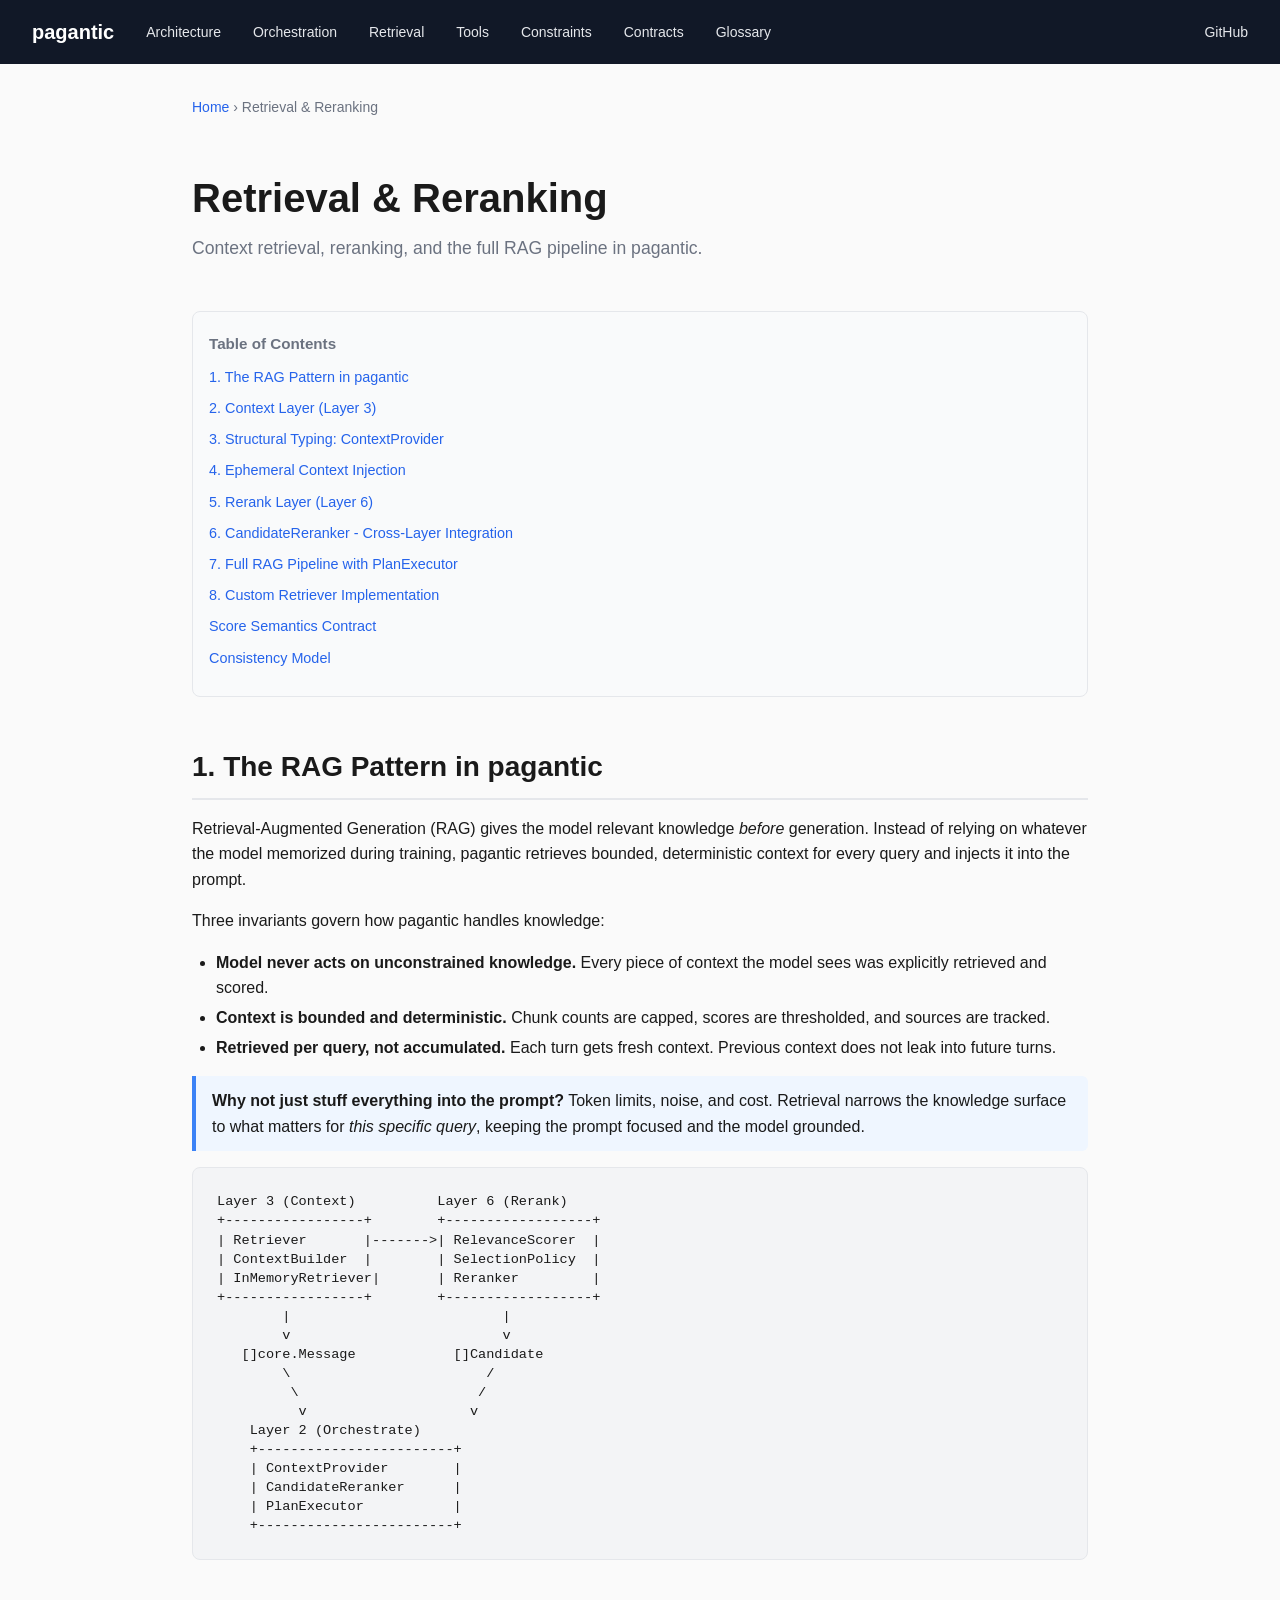
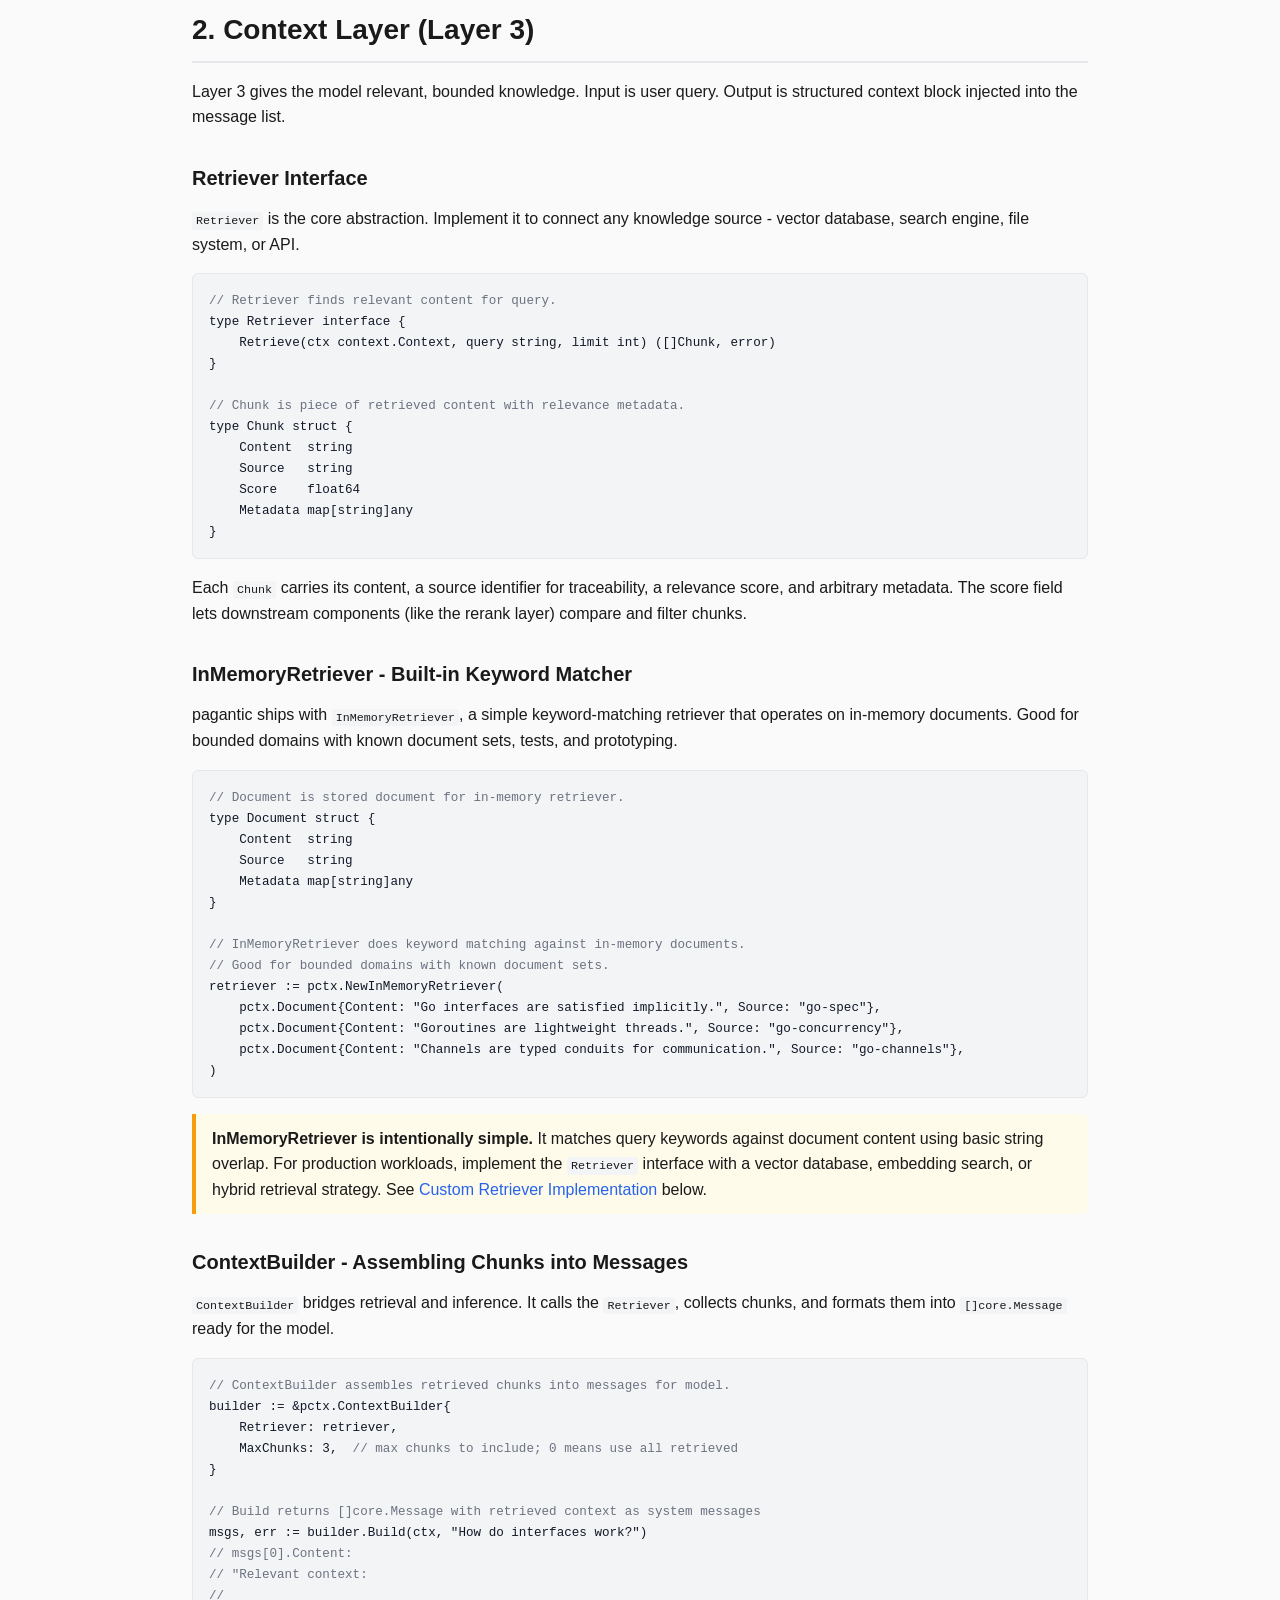
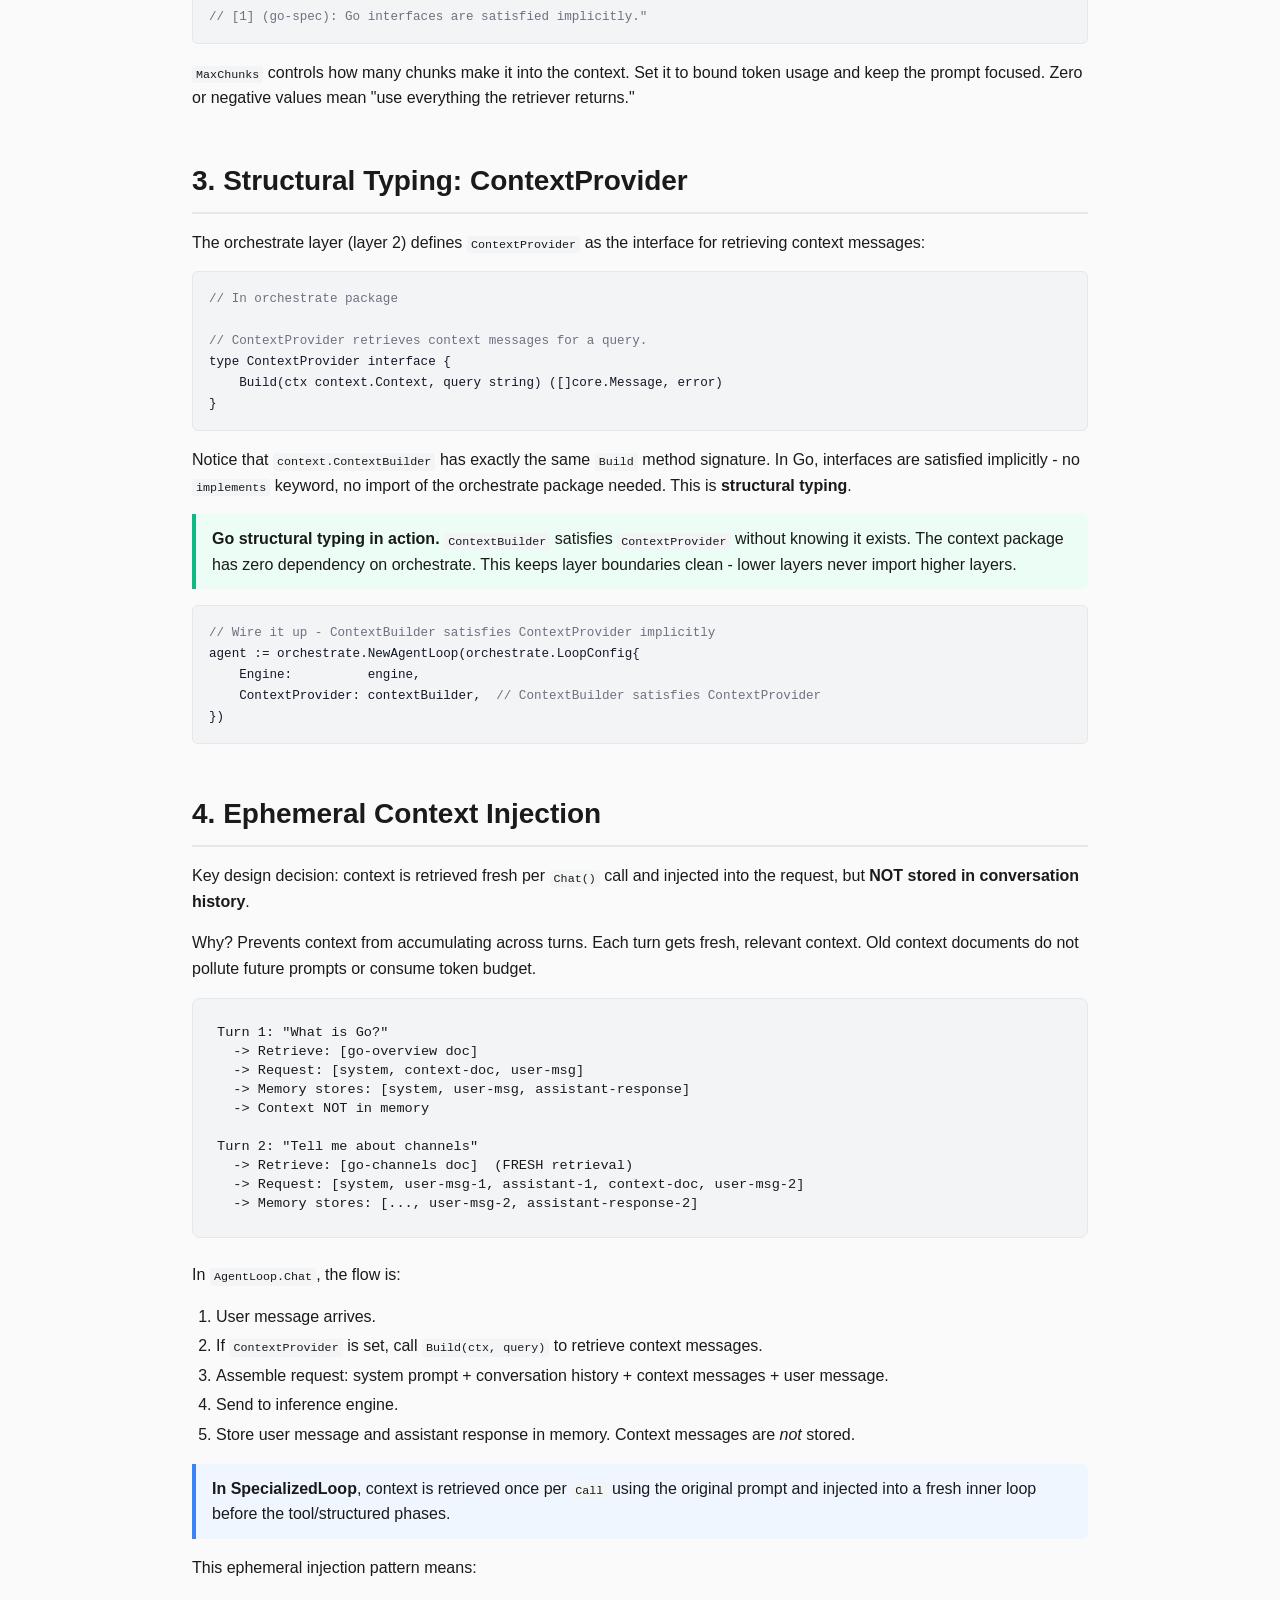
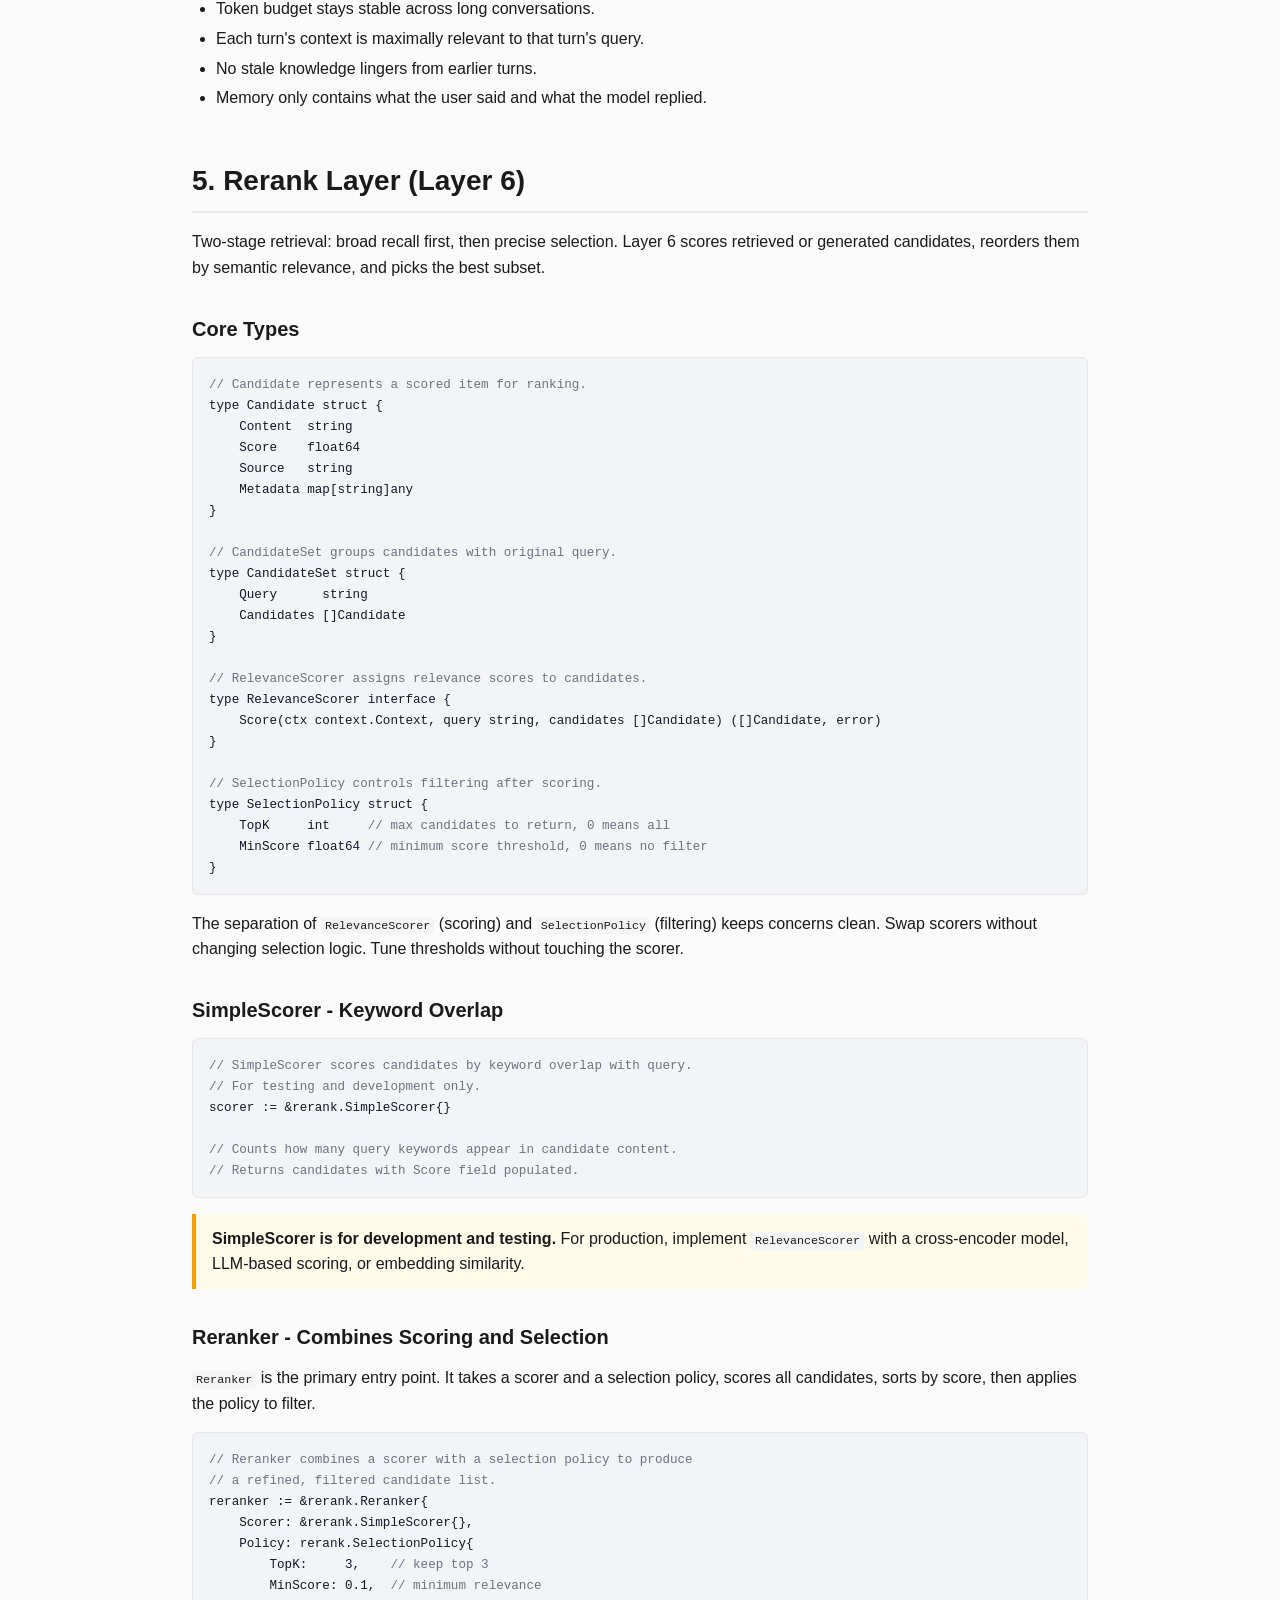
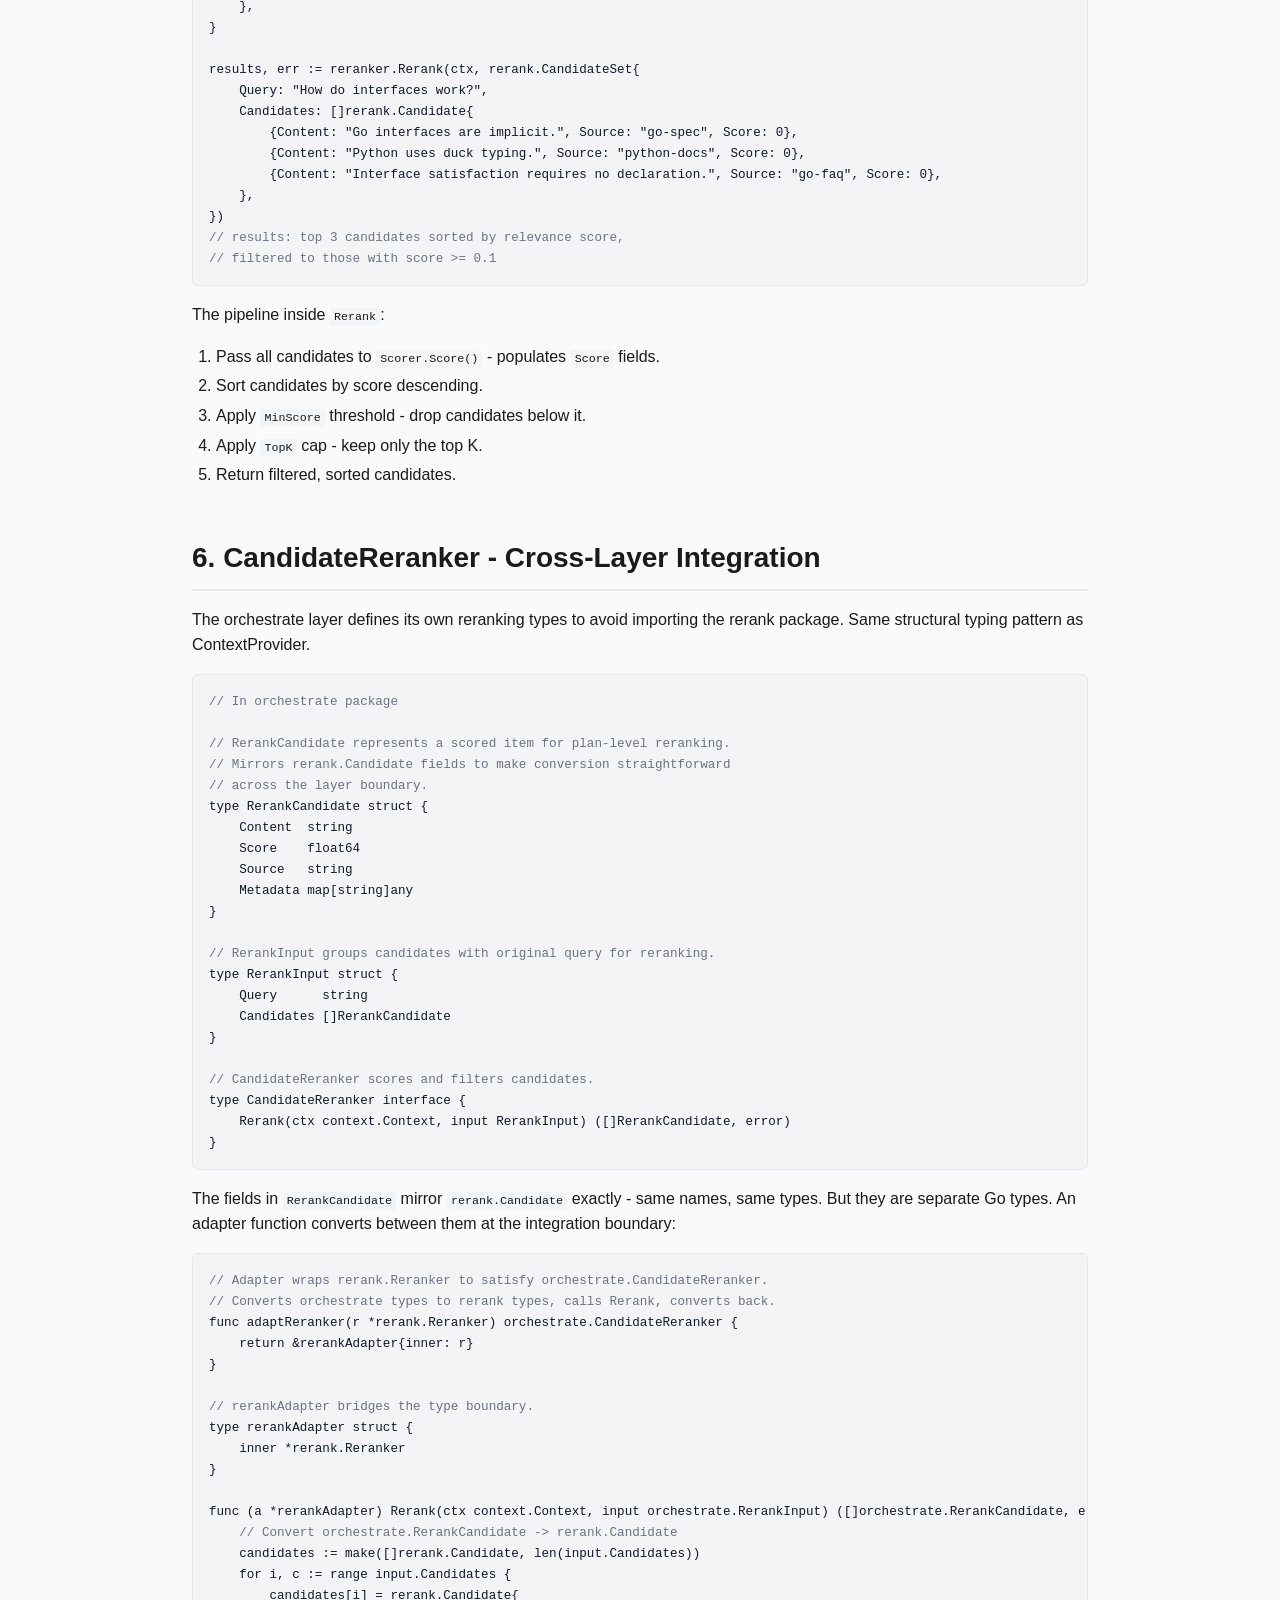
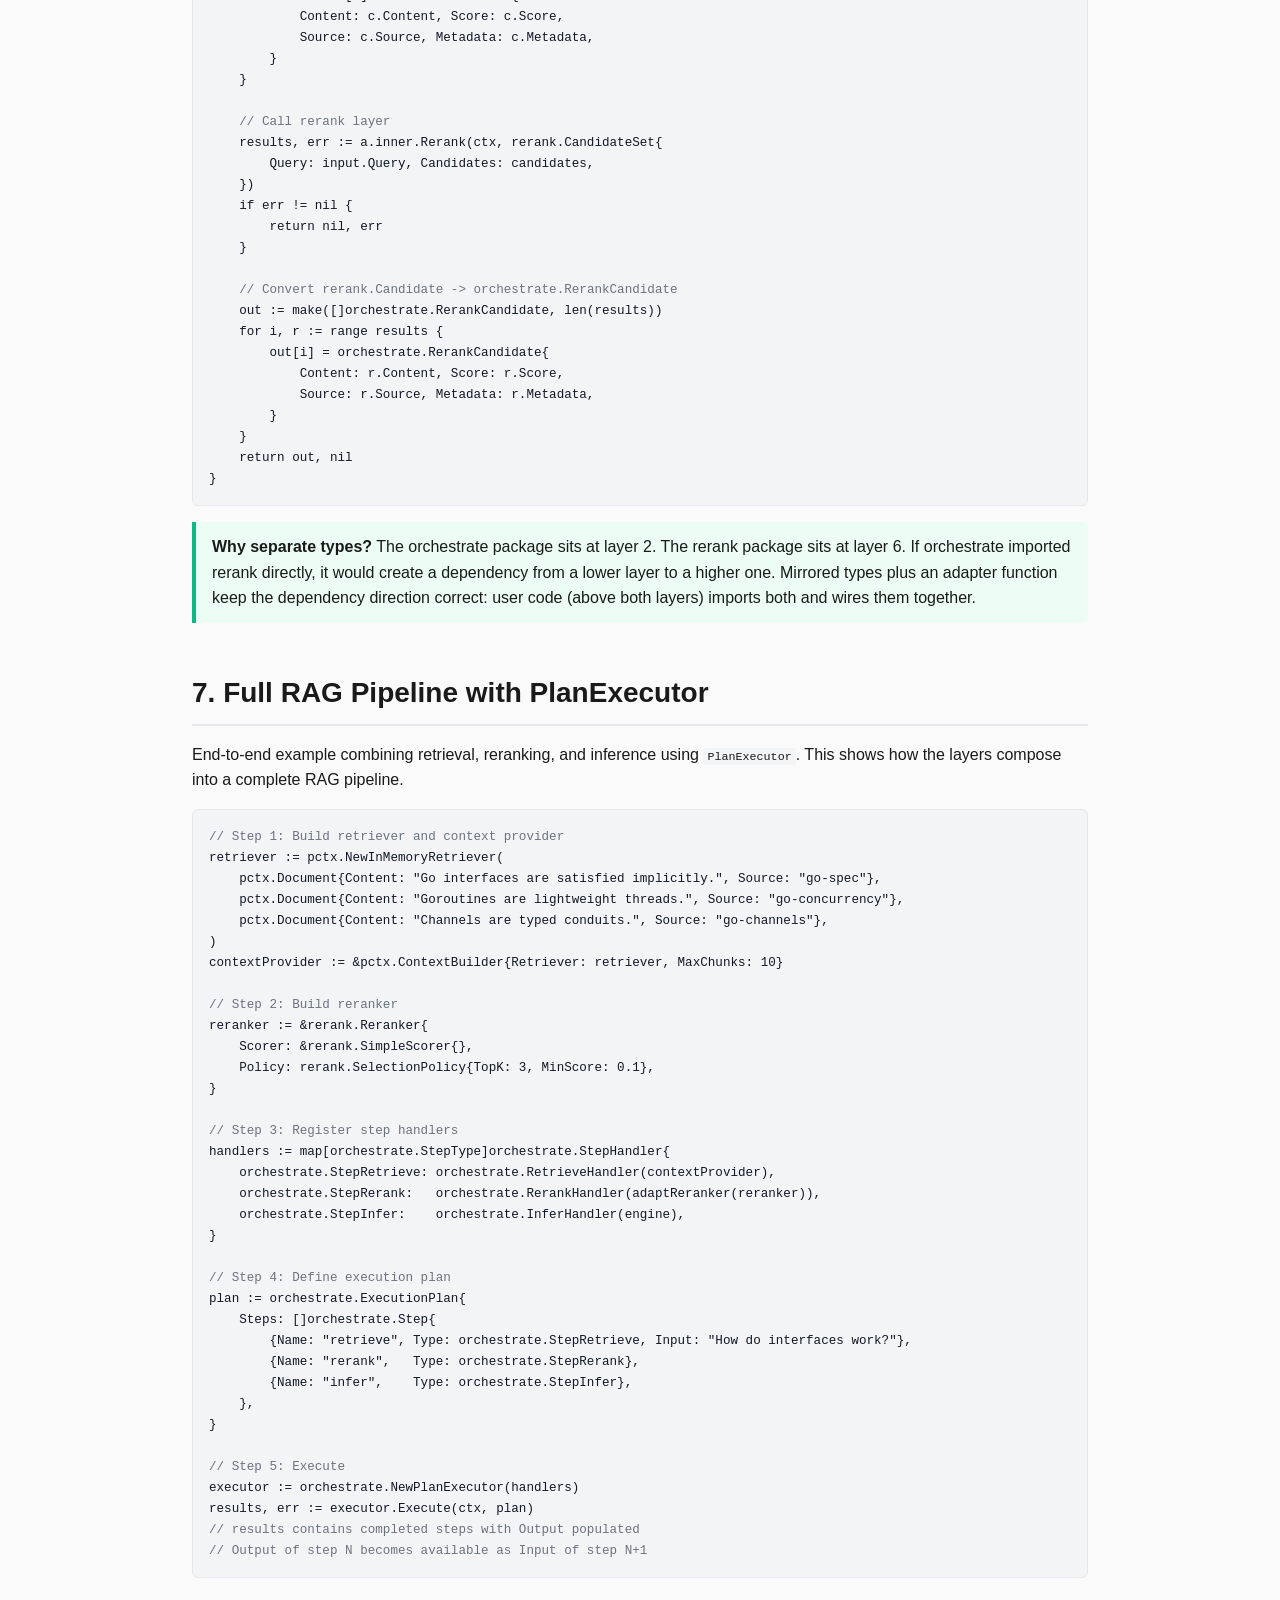
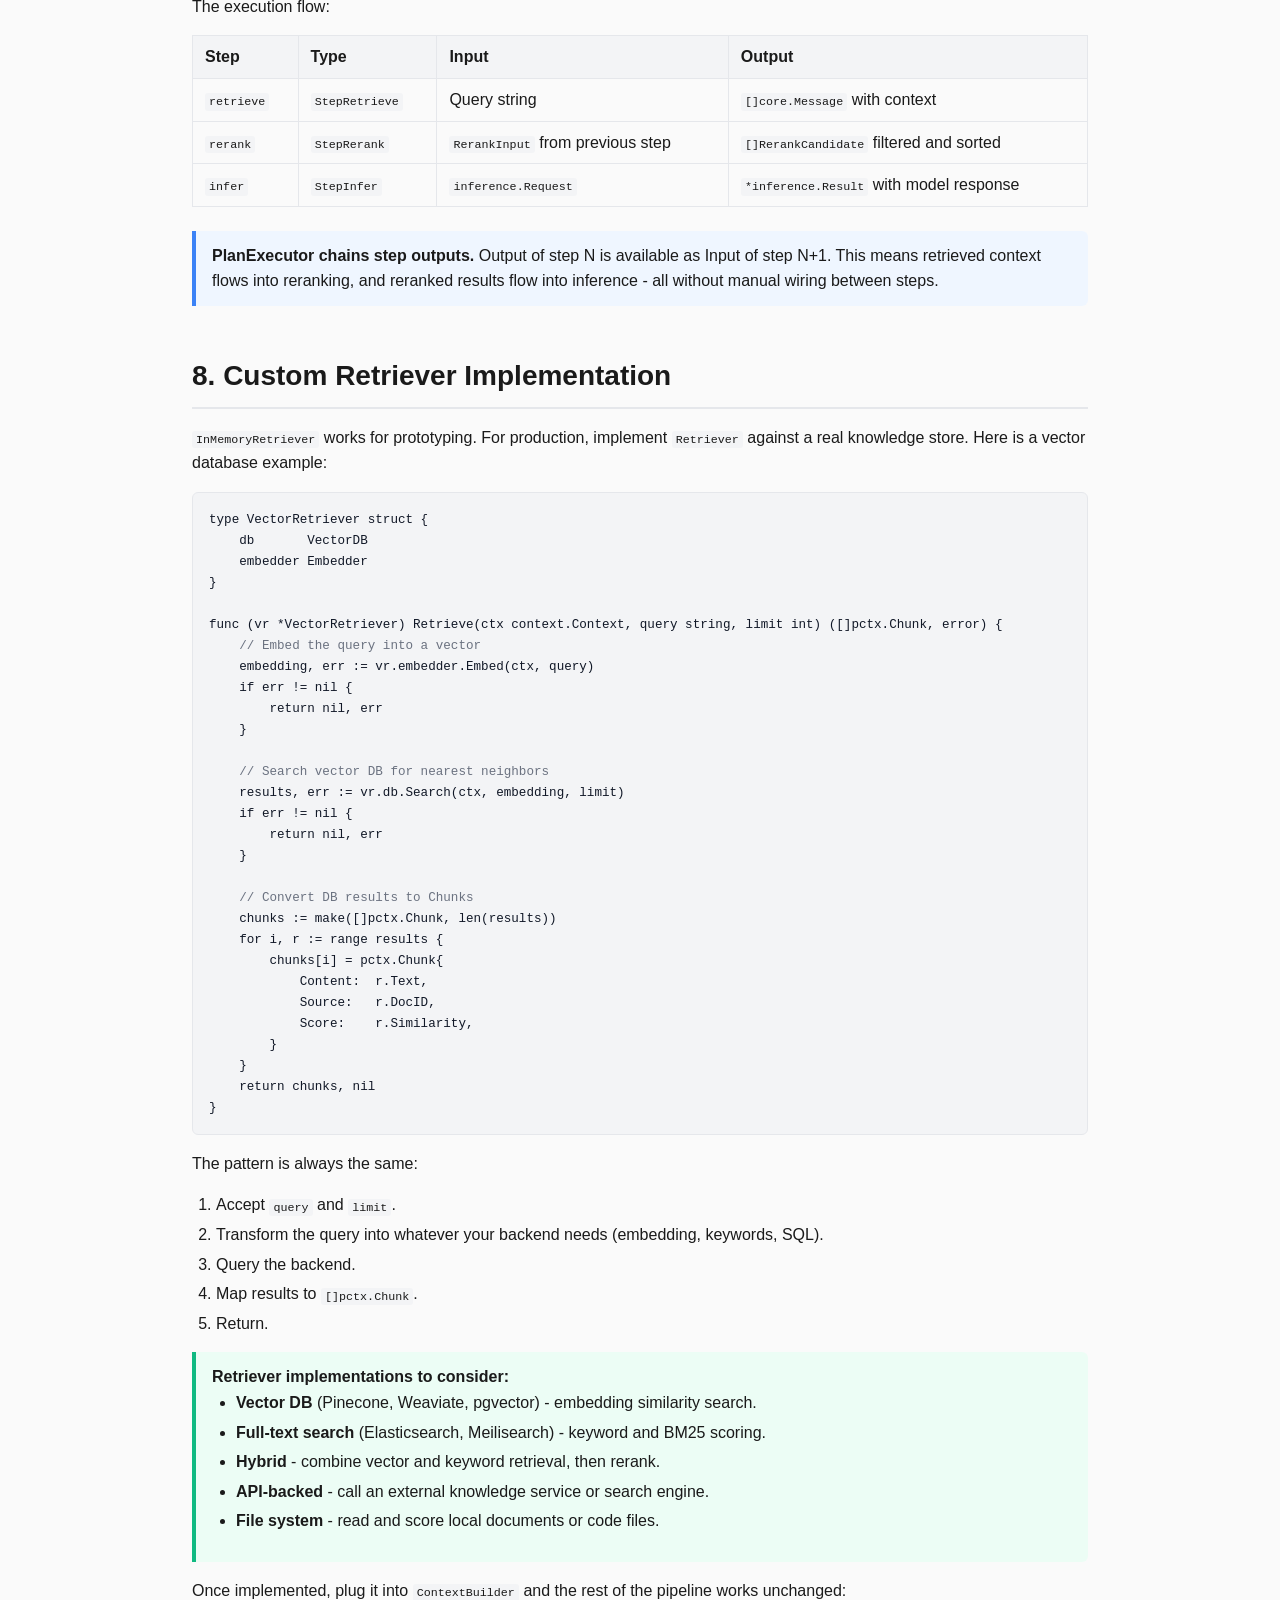
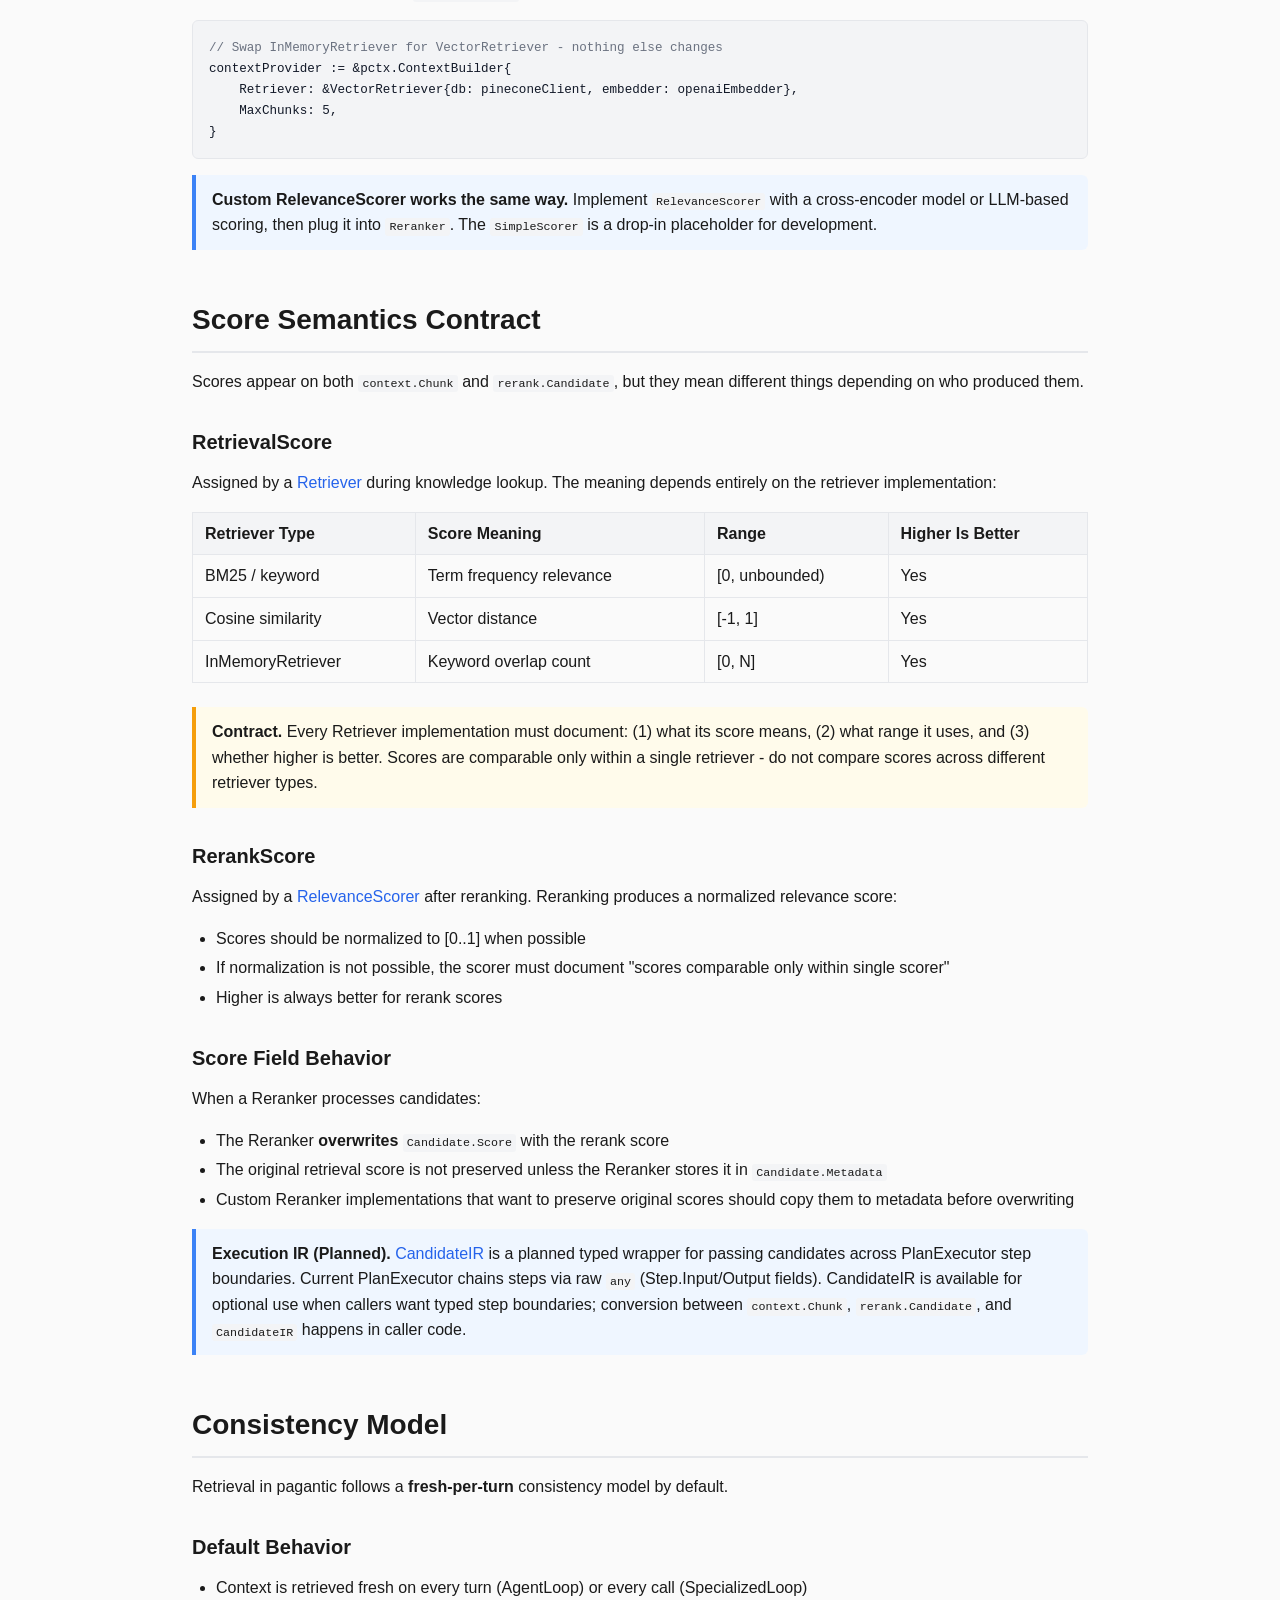
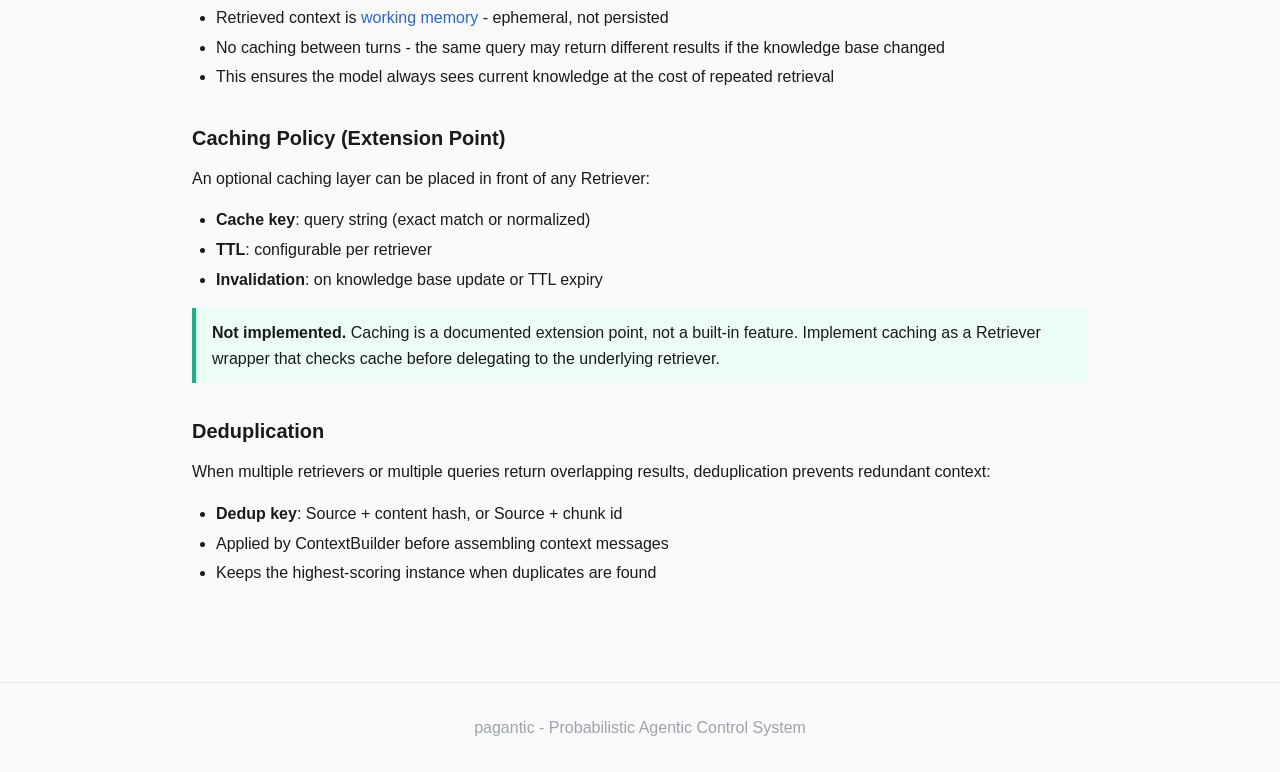
<file: docs/retrieval.html>
<!DOCTYPE html>
<html lang="en">
<head>
<meta charset="utf-8">
<meta name="viewport" content="width=device-width, initial-scale=1">
<title>Retrieval &amp; Reranking - pagantic</title>
<link rel="stylesheet" href="style.css">
</head>
<body>

<nav>
  <a href="index.html" class="logo">pagantic</a>
  <a href="architecture.html">Architecture</a>
  <a href="orchestration.html">Orchestration</a>
  <a href="retrieval.html">Retrieval</a>
  <a href="tools.html">Tools</a>
  <a href="constraints.html">Constraints</a>
  <a href="contracts.html">Contracts</a>
  <a href="glossary.html">Glossary</a>
  <a href="https://github.com/miroslav-matejovsky/pagantic" target="_blank" style="margin-left: auto;">GitHub</a>
</nav>

<div class="container">

  <div class="breadcrumb">
    <a href="index.html">Home</a> &rsaquo; Retrieval &amp; Reranking
  </div>

  <div class="page-header">
    <h1>Retrieval &amp; Reranking</h1>
    <p>Context retrieval, reranking, and the full RAG pipeline in pagantic.</p>
  </div>

  <div class="toc">
    <h4>Table of Contents</h4>
    <ul>
      <li><a href="#rag-pattern">1. The RAG Pattern in pagantic</a></li>
      <li><a href="#context-layer">2. Context Layer (Layer 3)</a></li>
      <li><a href="#structural-typing">3. Structural Typing: ContextProvider</a></li>
      <li><a href="#ephemeral-context">4. Ephemeral Context Injection</a></li>
      <li><a href="#rerank-layer">5. Rerank Layer (Layer 6)</a></li>
      <li><a href="#candidate-reranker">6. CandidateReranker - Cross-Layer Integration</a></li>
      <li><a href="#full-pipeline">7. Full RAG Pipeline with PlanExecutor</a></li>
      <li><a href="#custom-retriever">8. Custom Retriever Implementation</a></li>
      <li><a href="#score-semantics">Score Semantics Contract</a></li>
      <li><a href="#consistency-model">Consistency Model</a></li>
    </ul>
  </div>

  <!-- ============================================================ -->
  <h2 id="rag-pattern">1. The RAG Pattern in pagantic</h2>

  <p>
    Retrieval-Augmented Generation (RAG) gives the model relevant knowledge
    <em>before</em> generation. Instead of relying on whatever the model
    memorized during training, pagantic retrieves bounded, deterministic
    context for every query and injects it into the prompt.
  </p>

  <p>Three invariants govern how pagantic handles knowledge:</p>
  <ul>
    <li><strong>Model never acts on unconstrained knowledge.</strong>
      Every piece of context the model sees was explicitly retrieved and scored.</li>
    <li><strong>Context is bounded and deterministic.</strong>
      Chunk counts are capped, scores are thresholded, and sources are tracked.</li>
    <li><strong>Retrieved per query, not accumulated.</strong>
      Each turn gets fresh context. Previous context does not leak into future turns.</li>
  </ul>

  <div class="info">
    <strong>Why not just stuff everything into the prompt?</strong>
    Token limits, noise, and cost. Retrieval narrows the knowledge surface
    to what matters for <em>this specific query</em>, keeping the prompt
    focused and the model grounded.
  </div>

  <div class="arch-diagram">Layer 3 (Context)          Layer 6 (Rerank)
+-----------------+        +------------------+
| Retriever       |------->| RelevanceScorer  |
| ContextBuilder  |        | SelectionPolicy  |
| InMemoryRetriever|       | Reranker         |
+-----------------+        +------------------+
        |                          |
        v                          v
   []core.Message            []Candidate
        \                        /
         \                      /
          v                    v
    Layer 2 (Orchestrate)
    +------------------------+
    | ContextProvider        |
    | CandidateReranker      |
    | PlanExecutor           |
    +------------------------+</div>

  <!-- ============================================================ -->
  <h2 id="context-layer">2. Context Layer (Layer 3)</h2>

  <p>
    Layer 3 gives the model relevant, bounded knowledge. Input is user query.
    Output is structured context block injected into the message list.
  </p>

  <h3>Retriever Interface</h3>

  <p>
    <code>Retriever</code> is the core abstraction. Implement it to connect
    any knowledge source - vector database, search engine, file system,
    or API.
  </p>

<pre><code><span class="comment">// Retriever finds relevant content for query.</span>
type Retriever interface {
    Retrieve(ctx context.Context, query string, limit int) ([]Chunk, error)
}

<span class="comment">// Chunk is piece of retrieved content with relevance metadata.</span>
type Chunk struct {
    Content  string
    Source   string
    Score    float64
    Metadata map[string]any
}</code></pre>

  <p>
    Each <code>Chunk</code> carries its content, a source identifier for
    traceability, a relevance score, and arbitrary metadata. The score
    field lets downstream components (like the rerank layer) compare and
    filter chunks.
  </p>

  <h3>InMemoryRetriever - Built-in Keyword Matcher</h3>

  <p>
    pagantic ships with <code>InMemoryRetriever</code>, a simple keyword-matching
    retriever that operates on in-memory documents. Good for bounded domains
    with known document sets, tests, and prototyping.
  </p>

<pre><code><span class="comment">// Document is stored document for in-memory retriever.</span>
type Document struct {
    Content  string
    Source   string
    Metadata map[string]any
}

<span class="comment">// InMemoryRetriever does keyword matching against in-memory documents.</span>
<span class="comment">// Good for bounded domains with known document sets.</span>
retriever := pctx.NewInMemoryRetriever(
    pctx.Document{Content: "Go interfaces are satisfied implicitly.", Source: "go-spec"},
    pctx.Document{Content: "Goroutines are lightweight threads.", Source: "go-concurrency"},
    pctx.Document{Content: "Channels are typed conduits for communication.", Source: "go-channels"},
)</code></pre>

  <div class="note">
    <strong>InMemoryRetriever is intentionally simple.</strong>
    It matches query keywords against document content using basic string
    overlap. For production workloads, implement the <code>Retriever</code>
    interface with a vector database, embedding search, or hybrid retrieval
    strategy. See <a href="#custom-retriever">Custom Retriever Implementation</a>
    below.
  </div>

  <h3>ContextBuilder - Assembling Chunks into Messages</h3>

  <p>
    <code>ContextBuilder</code> bridges retrieval and inference. It calls
    the <code>Retriever</code>, collects chunks, and formats them into
    <code>[]core.Message</code> ready for the model.
  </p>

<pre><code><span class="comment">// ContextBuilder assembles retrieved chunks into messages for model.</span>
builder := &amp;pctx.ContextBuilder{
    Retriever: retriever,
    MaxChunks: 3,  <span class="comment">// max chunks to include; 0 means use all retrieved</span>
}

<span class="comment">// Build returns []core.Message with retrieved context as system messages</span>
msgs, err := builder.Build(ctx, "How do interfaces work?")
<span class="comment">// msgs[0].Content:</span>
<span class="comment">// "Relevant context:</span>
<span class="comment">//</span>
<span class="comment">// [1] (go-spec): Go interfaces are satisfied implicitly."</span></code></pre>

  <p>
    <code>MaxChunks</code> controls how many chunks make it into the context.
    Set it to bound token usage and keep the prompt focused. Zero or negative
    values mean "use everything the retriever returns."
  </p>

  <!-- ============================================================ -->
  <h2 id="structural-typing">3. Structural Typing: ContextProvider</h2>

  <p>
    The orchestrate layer (layer 2) defines <code>ContextProvider</code>
    as the interface for retrieving context messages:
  </p>

<pre><code><span class="comment">// In orchestrate package</span>

<span class="comment">// ContextProvider retrieves context messages for a query.</span>
type ContextProvider interface {
    Build(ctx context.Context, query string) ([]core.Message, error)
}</code></pre>

  <p>
    Notice that <code>context.ContextBuilder</code> has exactly the same
    <code>Build</code> method signature. In Go, interfaces are satisfied
    implicitly - no <code>implements</code> keyword, no import of the
    orchestrate package needed. This is <strong>structural typing</strong>.
  </p>

  <div class="tip">
    <strong>Go structural typing in action.</strong>
    <code>ContextBuilder</code> satisfies <code>ContextProvider</code>
    without knowing it exists. The context package has zero dependency on
    orchestrate. This keeps layer boundaries clean - lower layers never
    import higher layers.
  </div>

<pre><code><span class="comment">// Wire it up - ContextBuilder satisfies ContextProvider implicitly</span>
agent := orchestrate.NewAgentLoop(orchestrate.LoopConfig{
    Engine:          engine,
    ContextProvider: contextBuilder,  <span class="comment">// ContextBuilder satisfies ContextProvider</span>
})</code></pre>

  <!-- ============================================================ -->
  <h2 id="ephemeral-context">4. Ephemeral Context Injection</h2>

  <p>
    Key design decision: context is retrieved fresh per <code>Chat()</code>
    call and injected into the request, but <strong>NOT stored in
    conversation history</strong>.
  </p>

  <p>
    Why? Prevents context from accumulating across turns. Each turn gets
    fresh, relevant context. Old context documents do not pollute future
    prompts or consume token budget.
  </p>

  <div class="arch-diagram">Turn 1: "What is Go?"
  -> Retrieve: [go-overview doc]
  -> Request: [system, context-doc, user-msg]
  -> Memory stores: [system, user-msg, assistant-response]
  -> Context NOT in memory

Turn 2: "Tell me about channels"
  -> Retrieve: [go-channels doc]  (FRESH retrieval)
  -> Request: [system, user-msg-1, assistant-1, context-doc, user-msg-2]
  -> Memory stores: [..., user-msg-2, assistant-response-2]</div>

  <p>
    In <code>AgentLoop.Chat</code>, the flow is:
  </p>
  <ol>
    <li>User message arrives.</li>
    <li>If <code>ContextProvider</code> is set, call <code>Build(ctx, query)</code>
      to retrieve context messages.</li>
    <li>Assemble request: system prompt + conversation history + context messages + user message.</li>
    <li>Send to inference engine.</li>
    <li>Store user message and assistant response in memory. Context messages are <em>not</em> stored.</li>
  </ol>

  <div class="info">
    <strong>In SpecializedLoop</strong>, context is retrieved once per
    <code>Call</code> using the original prompt and injected into a fresh
    inner loop before the tool/structured phases.
  </div>

  <p>
    This ephemeral injection pattern means:
  </p>
  <ul>
    <li>Token budget stays stable across long conversations.</li>
    <li>Each turn's context is maximally relevant to that turn's query.</li>
    <li>No stale knowledge lingers from earlier turns.</li>
    <li>Memory only contains what the user said and what the model replied.</li>
  </ul>

  <!-- ============================================================ -->
  <h2 id="rerank-layer">5. Rerank Layer (Layer 6)</h2>

  <p>
    Two-stage retrieval: broad recall first, then precise selection.
    Layer 6 scores retrieved or generated candidates, reorders them by
    semantic relevance, and picks the best subset.
  </p>

  <h3>Core Types</h3>

<pre><code><span class="comment">// Candidate represents a scored item for ranking.</span>
type Candidate struct {
    Content  string
    Score    float64
    Source   string
    Metadata map[string]any
}

<span class="comment">// CandidateSet groups candidates with original query.</span>
type CandidateSet struct {
    Query      string
    Candidates []Candidate
}

<span class="comment">// RelevanceScorer assigns relevance scores to candidates.</span>
type RelevanceScorer interface {
    Score(ctx context.Context, query string, candidates []Candidate) ([]Candidate, error)
}

<span class="comment">// SelectionPolicy controls filtering after scoring.</span>
type SelectionPolicy struct {
    TopK     int     <span class="comment">// max candidates to return, 0 means all</span>
    MinScore float64 <span class="comment">// minimum score threshold, 0 means no filter</span>
}</code></pre>

  <p>
    The separation of <code>RelevanceScorer</code> (scoring) and
    <code>SelectionPolicy</code> (filtering) keeps concerns clean.
    Swap scorers without changing selection logic. Tune thresholds
    without touching the scorer.
  </p>

  <h3>SimpleScorer - Keyword Overlap</h3>

<pre><code><span class="comment">// SimpleScorer scores candidates by keyword overlap with query.</span>
<span class="comment">// For testing and development only.</span>
scorer := &amp;rerank.SimpleScorer{}

<span class="comment">// Counts how many query keywords appear in candidate content.</span>
<span class="comment">// Returns candidates with Score field populated.</span></code></pre>

  <div class="note">
    <strong>SimpleScorer is for development and testing.</strong>
    For production, implement <code>RelevanceScorer</code> with a
    cross-encoder model, LLM-based scoring, or embedding similarity.
  </div>

  <h3>Reranker - Combines Scoring and Selection</h3>

  <p>
    <code>Reranker</code> is the primary entry point. It takes a scorer
    and a selection policy, scores all candidates, sorts by score, then
    applies the policy to filter.
  </p>

<pre><code><span class="comment">// Reranker combines a scorer with a selection policy to produce</span>
<span class="comment">// a refined, filtered candidate list.</span>
reranker := &amp;rerank.Reranker{
    Scorer: &amp;rerank.SimpleScorer{},
    Policy: rerank.SelectionPolicy{
        TopK:     3,    <span class="comment">// keep top 3</span>
        MinScore: 0.1,  <span class="comment">// minimum relevance</span>
    },
}

results, err := reranker.Rerank(ctx, rerank.CandidateSet{
    Query: "How do interfaces work?",
    Candidates: []rerank.Candidate{
        {Content: "Go interfaces are implicit.", Source: "go-spec", Score: 0},
        {Content: "Python uses duck typing.", Source: "python-docs", Score: 0},
        {Content: "Interface satisfaction requires no declaration.", Source: "go-faq", Score: 0},
    },
})
<span class="comment">// results: top 3 candidates sorted by relevance score,</span>
<span class="comment">// filtered to those with score >= 0.1</span></code></pre>

  <p>The pipeline inside <code>Rerank</code>:</p>
  <ol>
    <li>Pass all candidates to <code>Scorer.Score()</code> - populates <code>Score</code> fields.</li>
    <li>Sort candidates by score descending.</li>
    <li>Apply <code>MinScore</code> threshold - drop candidates below it.</li>
    <li>Apply <code>TopK</code> cap - keep only the top K.</li>
    <li>Return filtered, sorted candidates.</li>
  </ol>

  <!-- ============================================================ -->
  <h2 id="candidate-reranker">6. CandidateReranker - Cross-Layer Integration</h2>

  <p>
    The orchestrate layer defines its own reranking types to avoid importing
    the rerank package. Same structural typing pattern as ContextProvider.
  </p>

<pre><code><span class="comment">// In orchestrate package</span>

<span class="comment">// RerankCandidate represents a scored item for plan-level reranking.</span>
<span class="comment">// Mirrors rerank.Candidate fields to make conversion straightforward</span>
<span class="comment">// across the layer boundary.</span>
type RerankCandidate struct {
    Content  string
    Score    float64
    Source   string
    Metadata map[string]any
}

<span class="comment">// RerankInput groups candidates with original query for reranking.</span>
type RerankInput struct {
    Query      string
    Candidates []RerankCandidate
}

<span class="comment">// CandidateReranker scores and filters candidates.</span>
type CandidateReranker interface {
    Rerank(ctx context.Context, input RerankInput) ([]RerankCandidate, error)
}</code></pre>

  <p>
    The fields in <code>RerankCandidate</code> mirror <code>rerank.Candidate</code>
    exactly - same names, same types. But they are separate Go types.
    An adapter function converts between them at the integration boundary:
  </p>

<pre><code><span class="comment">// Adapter wraps rerank.Reranker to satisfy orchestrate.CandidateReranker.</span>
<span class="comment">// Converts orchestrate types to rerank types, calls Rerank, converts back.</span>
func adaptReranker(r *rerank.Reranker) orchestrate.CandidateReranker {
    return &amp;rerankAdapter{inner: r}
}

<span class="comment">// rerankAdapter bridges the type boundary.</span>
type rerankAdapter struct {
    inner *rerank.Reranker
}

func (a *rerankAdapter) Rerank(ctx context.Context, input orchestrate.RerankInput) ([]orchestrate.RerankCandidate, error) {
    <span class="comment">// Convert orchestrate.RerankCandidate -> rerank.Candidate</span>
    candidates := make([]rerank.Candidate, len(input.Candidates))
    for i, c := range input.Candidates {
        candidates[i] = rerank.Candidate{
            Content: c.Content, Score: c.Score,
            Source: c.Source, Metadata: c.Metadata,
        }
    }

    <span class="comment">// Call rerank layer</span>
    results, err := a.inner.Rerank(ctx, rerank.CandidateSet{
        Query: input.Query, Candidates: candidates,
    })
    if err != nil {
        return nil, err
    }

    <span class="comment">// Convert rerank.Candidate -> orchestrate.RerankCandidate</span>
    out := make([]orchestrate.RerankCandidate, len(results))
    for i, r := range results {
        out[i] = orchestrate.RerankCandidate{
            Content: r.Content, Score: r.Score,
            Source: r.Source, Metadata: r.Metadata,
        }
    }
    return out, nil
}</code></pre>

  <div class="tip">
    <strong>Why separate types?</strong>
    The orchestrate package sits at layer 2. The rerank package sits at
    layer 6. If orchestrate imported rerank directly, it would create a
    dependency from a lower layer to a higher one. Mirrored types plus
    an adapter function keep the dependency direction correct: user code
    (above both layers) imports both and wires them together.
  </div>

  <!-- ============================================================ -->
  <h2 id="full-pipeline">7. Full RAG Pipeline with PlanExecutor</h2>

  <p>
    End-to-end example combining retrieval, reranking, and inference
    using <code>PlanExecutor</code>. This shows how the layers compose
    into a complete RAG pipeline.
  </p>

<pre><code><span class="comment">// Step 1: Build retriever and context provider</span>
retriever := pctx.NewInMemoryRetriever(
    pctx.Document{Content: "Go interfaces are satisfied implicitly.", Source: "go-spec"},
    pctx.Document{Content: "Goroutines are lightweight threads.", Source: "go-concurrency"},
    pctx.Document{Content: "Channels are typed conduits.", Source: "go-channels"},
)
contextProvider := &amp;pctx.ContextBuilder{Retriever: retriever, MaxChunks: 10}

<span class="comment">// Step 2: Build reranker</span>
reranker := &amp;rerank.Reranker{
    Scorer: &amp;rerank.SimpleScorer{},
    Policy: rerank.SelectionPolicy{TopK: 3, MinScore: 0.1},
}

<span class="comment">// Step 3: Register step handlers</span>
handlers := map[orchestrate.StepType]orchestrate.StepHandler{
    orchestrate.StepRetrieve: orchestrate.RetrieveHandler(contextProvider),
    orchestrate.StepRerank:   orchestrate.RerankHandler(adaptReranker(reranker)),
    orchestrate.StepInfer:    orchestrate.InferHandler(engine),
}

<span class="comment">// Step 4: Define execution plan</span>
plan := orchestrate.ExecutionPlan{
    Steps: []orchestrate.Step{
        {Name: "retrieve", Type: orchestrate.StepRetrieve, Input: "How do interfaces work?"},
        {Name: "rerank",   Type: orchestrate.StepRerank},
        {Name: "infer",    Type: orchestrate.StepInfer},
    },
}

<span class="comment">// Step 5: Execute</span>
executor := orchestrate.NewPlanExecutor(handlers)
results, err := executor.Execute(ctx, plan)
<span class="comment">// results contains completed steps with Output populated</span>
<span class="comment">// Output of step N becomes available as Input of step N+1</span></code></pre>

  <p>The execution flow:</p>

  <table>
    <thead>
      <tr>
        <th>Step</th>
        <th>Type</th>
        <th>Input</th>
        <th>Output</th>
      </tr>
    </thead>
    <tbody>
      <tr>
        <td><code>retrieve</code></td>
        <td><code>StepRetrieve</code></td>
        <td>Query string</td>
        <td><code>[]core.Message</code> with context</td>
      </tr>
      <tr>
        <td><code>rerank</code></td>
        <td><code>StepRerank</code></td>
        <td><code>RerankInput</code> from previous step</td>
        <td><code>[]RerankCandidate</code> filtered and sorted</td>
      </tr>
      <tr>
        <td><code>infer</code></td>
        <td><code>StepInfer</code></td>
        <td><code>inference.Request</code></td>
        <td><code>*inference.Result</code> with model response</td>
      </tr>
    </tbody>
  </table>

  <div class="info">
    <strong>PlanExecutor chains step outputs.</strong>
    Output of step N is available as Input of step N+1. This means
    retrieved context flows into reranking, and reranked results flow
    into inference - all without manual wiring between steps.
  </div>

  <!-- ============================================================ -->
  <h2 id="custom-retriever">8. Custom Retriever Implementation</h2>

  <p>
    <code>InMemoryRetriever</code> works for prototyping. For production,
    implement <code>Retriever</code> against a real knowledge store.
    Here is a vector database example:
  </p>

<pre><code>type VectorRetriever struct {
    db       VectorDB
    embedder Embedder
}

func (vr *VectorRetriever) Retrieve(ctx context.Context, query string, limit int) ([]pctx.Chunk, error) {
    <span class="comment">// Embed the query into a vector</span>
    embedding, err := vr.embedder.Embed(ctx, query)
    if err != nil {
        return nil, err
    }

    <span class="comment">// Search vector DB for nearest neighbors</span>
    results, err := vr.db.Search(ctx, embedding, limit)
    if err != nil {
        return nil, err
    }

    <span class="comment">// Convert DB results to Chunks</span>
    chunks := make([]pctx.Chunk, len(results))
    for i, r := range results {
        chunks[i] = pctx.Chunk{
            Content:  r.Text,
            Source:   r.DocID,
            Score:    r.Similarity,
        }
    }
    return chunks, nil
}</code></pre>

  <p>The pattern is always the same:</p>
  <ol>
    <li>Accept <code>query</code> and <code>limit</code>.</li>
    <li>Transform the query into whatever your backend needs (embedding, keywords, SQL).</li>
    <li>Query the backend.</li>
    <li>Map results to <code>[]pctx.Chunk</code>.</li>
    <li>Return.</li>
  </ol>

  <div class="tip">
    <strong>Retriever implementations to consider:</strong>
    <ul>
      <li><strong>Vector DB</strong> (Pinecone, Weaviate, pgvector) - embedding similarity search.</li>
      <li><strong>Full-text search</strong> (Elasticsearch, Meilisearch) - keyword and BM25 scoring.</li>
      <li><strong>Hybrid</strong> - combine vector and keyword retrieval, then rerank.</li>
      <li><strong>API-backed</strong> - call an external knowledge service or search engine.</li>
      <li><strong>File system</strong> - read and score local documents or code files.</li>
    </ul>
  </div>

  <p>
    Once implemented, plug it into <code>ContextBuilder</code> and the
    rest of the pipeline works unchanged:
  </p>

<pre><code><span class="comment">// Swap InMemoryRetriever for VectorRetriever - nothing else changes</span>
contextProvider := &amp;pctx.ContextBuilder{
    Retriever: &amp;VectorRetriever{db: pineconeClient, embedder: openaiEmbedder},
    MaxChunks: 5,
}</code></pre>

  <div class="info">
    <strong>Custom RelevanceScorer works the same way.</strong>
    Implement <code>RelevanceScorer</code> with a cross-encoder model or
    LLM-based scoring, then plug it into <code>Reranker</code>. The
    <code>SimpleScorer</code> is a drop-in placeholder for development.
  </div>

<!-- ================================================================== -->
<h2 id="score-semantics">Score Semantics Contract</h2>

<p>
  Scores appear on both <code>context.Chunk</code> and <code>rerank.Candidate</code>,
  but they mean different things depending on who produced them.
</p>

<h3>RetrievalScore</h3>

<p>
  Assigned by a <a href="glossary.html#retriever">Retriever</a> during knowledge lookup.
  The meaning depends entirely on the retriever implementation:
</p>

<table>
  <thead>
    <tr><th>Retriever Type</th><th>Score Meaning</th><th>Range</th><th>Higher Is Better</th></tr>
  </thead>
  <tbody>
    <tr><td>BM25 / keyword</td><td>Term frequency relevance</td><td>[0, unbounded)</td><td>Yes</td></tr>
    <tr><td>Cosine similarity</td><td>Vector distance</td><td>[-1, 1]</td><td>Yes</td></tr>
    <tr><td>InMemoryRetriever</td><td>Keyword overlap count</td><td>[0, N]</td><td>Yes</td></tr>
  </tbody>
</table>

<div class="note">
  <strong>Contract.</strong> Every Retriever implementation must document:
  (1) what its score means, (2) what range it uses, and (3) whether higher is better.
  Scores are comparable only within a single retriever - do not compare scores across
  different retriever types.
</div>

<h3>RerankScore</h3>

<p>
  Assigned by a <a href="glossary.html#relevance-scorer">RelevanceScorer</a> after reranking.
  Reranking produces a normalized relevance score:
</p>

<ul>
  <li>Scores should be normalized to [0..1] when possible</li>
  <li>If normalization is not possible, the scorer must document "scores comparable only within single scorer"</li>
  <li>Higher is always better for rerank scores</li>
</ul>

<h3>Score Field Behavior</h3>

<p>
  When a Reranker processes candidates:
</p>

<ul>
  <li>The Reranker <strong>overwrites</strong> <code>Candidate.Score</code> with the rerank score</li>
  <li>The original retrieval score is not preserved unless the Reranker stores it in <code>Candidate.Metadata</code></li>
  <li>Custom Reranker implementations that want to preserve original scores should copy them to metadata before overwriting</li>
</ul>

<div class="info">
  <strong>Execution IR (Planned).</strong> <a href="architecture.html#execution-ir">CandidateIR</a>
  is a planned typed wrapper for passing candidates across PlanExecutor step boundaries.
  Current PlanExecutor chains steps via raw <code>any</code> (Step.Input/Output fields).
  CandidateIR is available for optional use when callers want typed step boundaries;
  conversion between <code>context.Chunk</code>, <code>rerank.Candidate</code>, and
  <code>CandidateIR</code> happens in caller code.
</div>

<!-- ================================================================== -->
<h2 id="consistency-model">Consistency Model</h2>

<p>
  Retrieval in pagantic follows a <strong>fresh-per-turn</strong> consistency model by default.
</p>

<h3>Default Behavior</h3>

<ul>
  <li>Context is retrieved fresh on every turn (AgentLoop) or every call (SpecializedLoop)</li>
  <li>Retrieved context is <a href="glossary.html#working-memory">working memory</a> - ephemeral, not persisted</li>
  <li>No caching between turns - the same query may return different results if the knowledge base changed</li>
  <li>This ensures the model always sees current knowledge at the cost of repeated retrieval</li>
</ul>

<h3>Caching Policy (Extension Point)</h3>

<p>
  An optional caching layer can be placed in front of any Retriever:
</p>

<ul>
  <li><strong>Cache key</strong>: query string (exact match or normalized)</li>
  <li><strong>TTL</strong>: configurable per retriever</li>
  <li><strong>Invalidation</strong>: on knowledge base update or TTL expiry</li>
</ul>

<div class="tip">
  <strong>Not implemented.</strong> Caching is a documented extension point, not a built-in
  feature. Implement caching as a Retriever wrapper that checks cache before delegating
  to the underlying retriever.
</div>

<h3>Deduplication</h3>

<p>
  When multiple retrievers or multiple queries return overlapping results,
  deduplication prevents redundant context:
</p>

<ul>
  <li><strong>Dedup key</strong>: Source + content hash, or Source + chunk id</li>
  <li>Applied by ContextBuilder before assembling context messages</li>
  <li>Keeps the highest-scoring instance when duplicates are found</li>
</ul>

</div>

<footer>pagantic - Probabilistic Agentic Control System</footer>

</body>
</html>
</file>
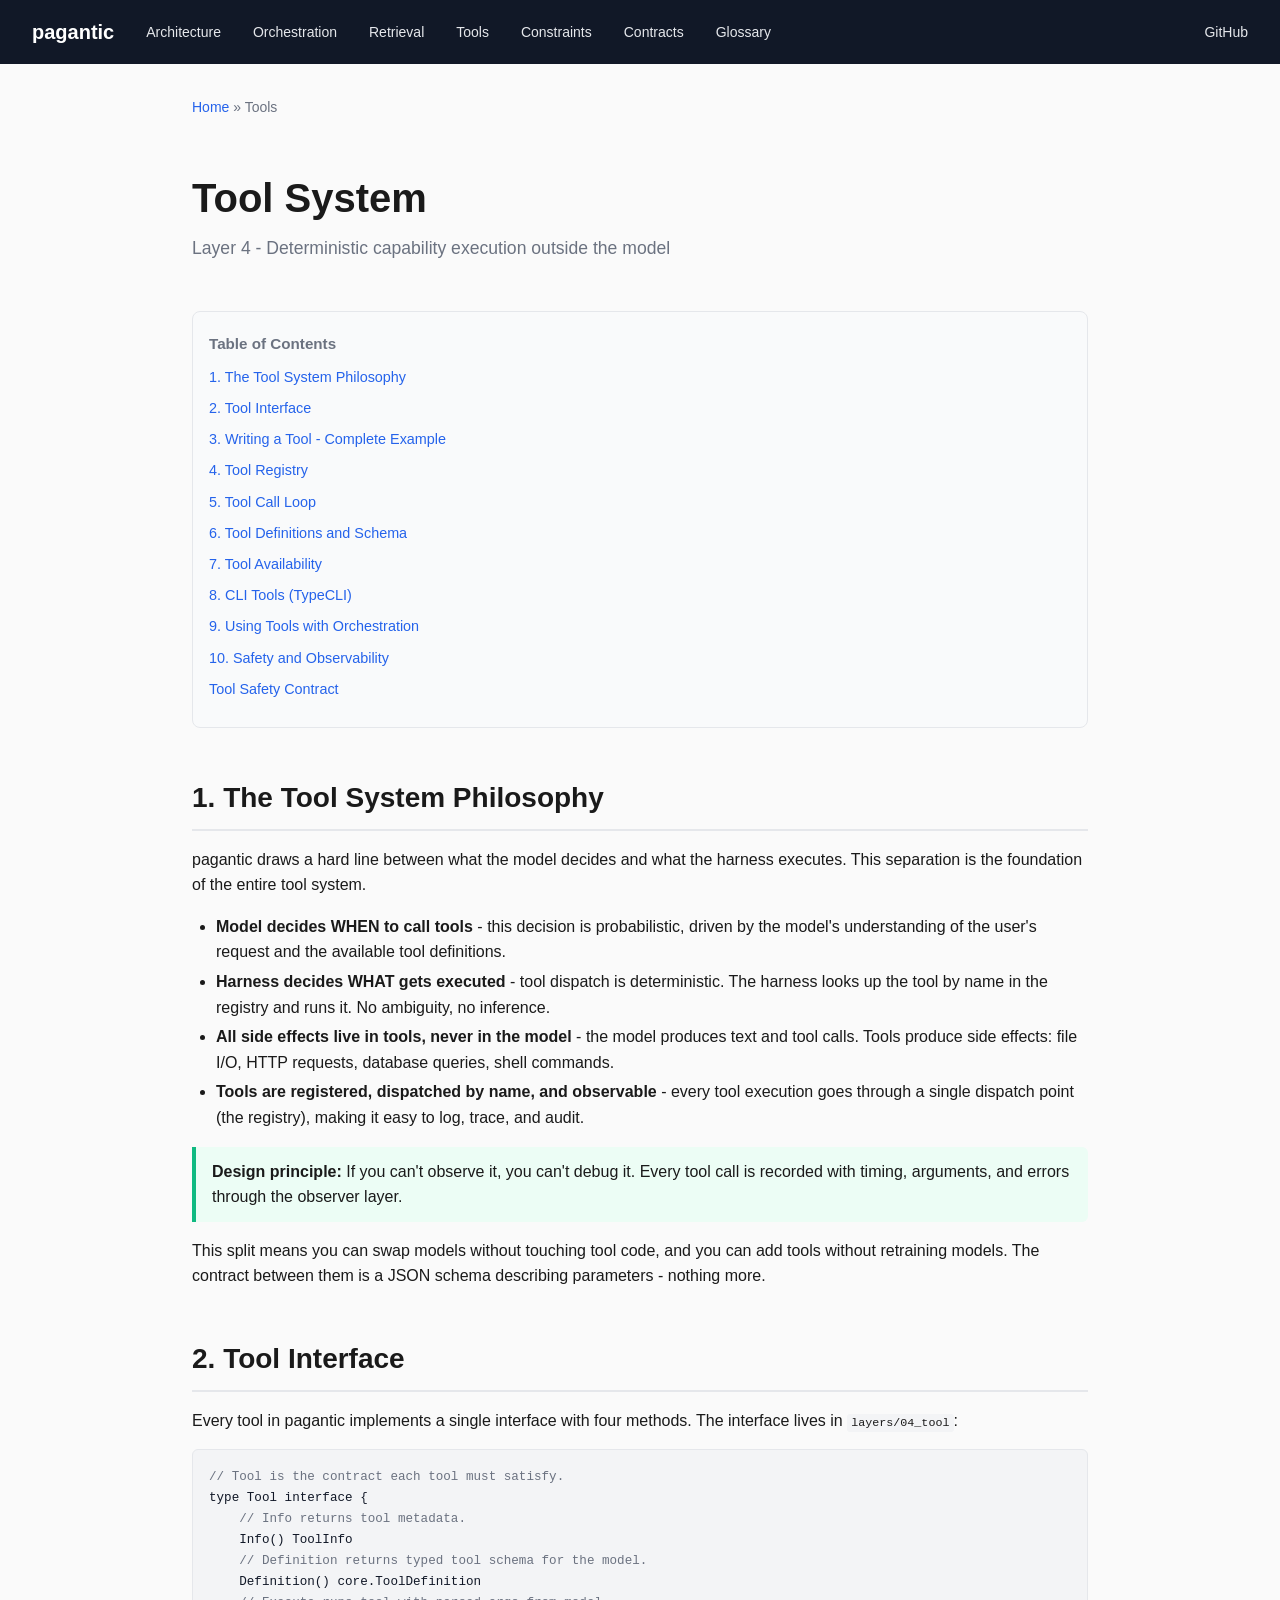
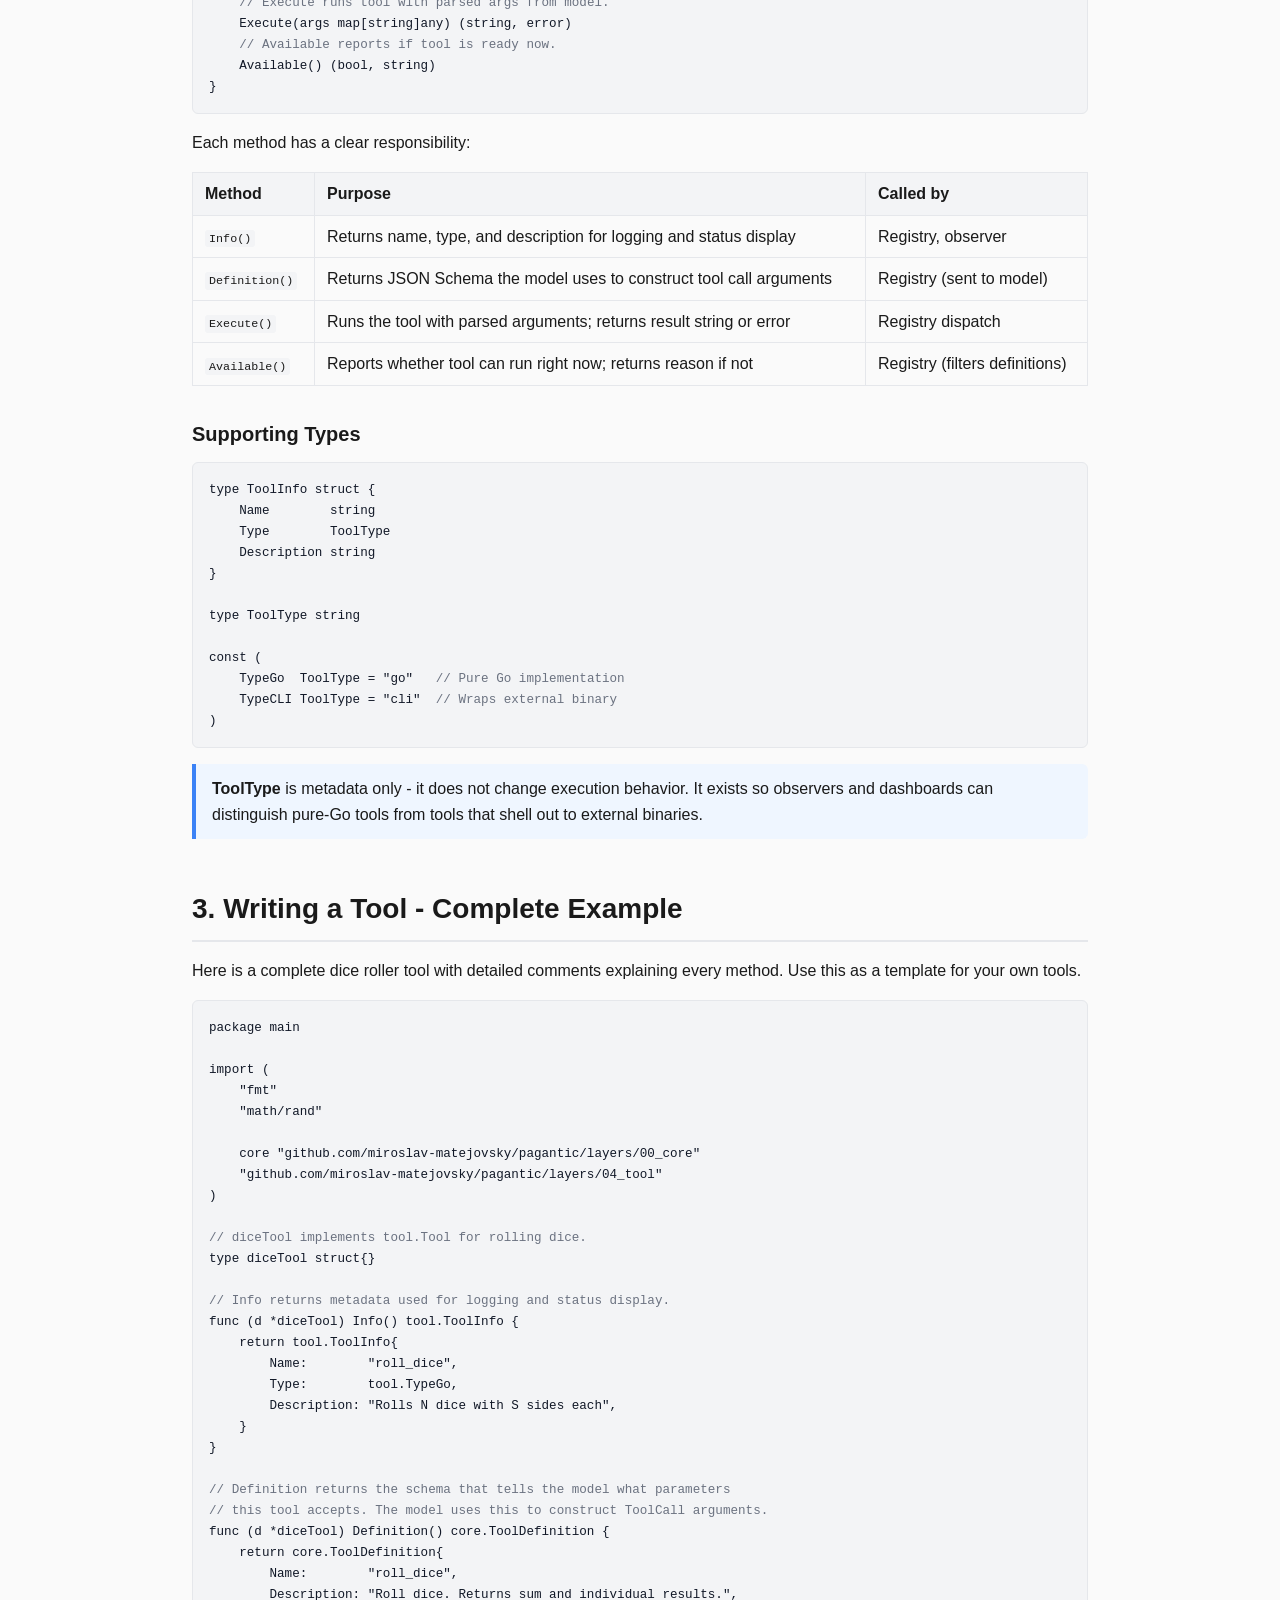
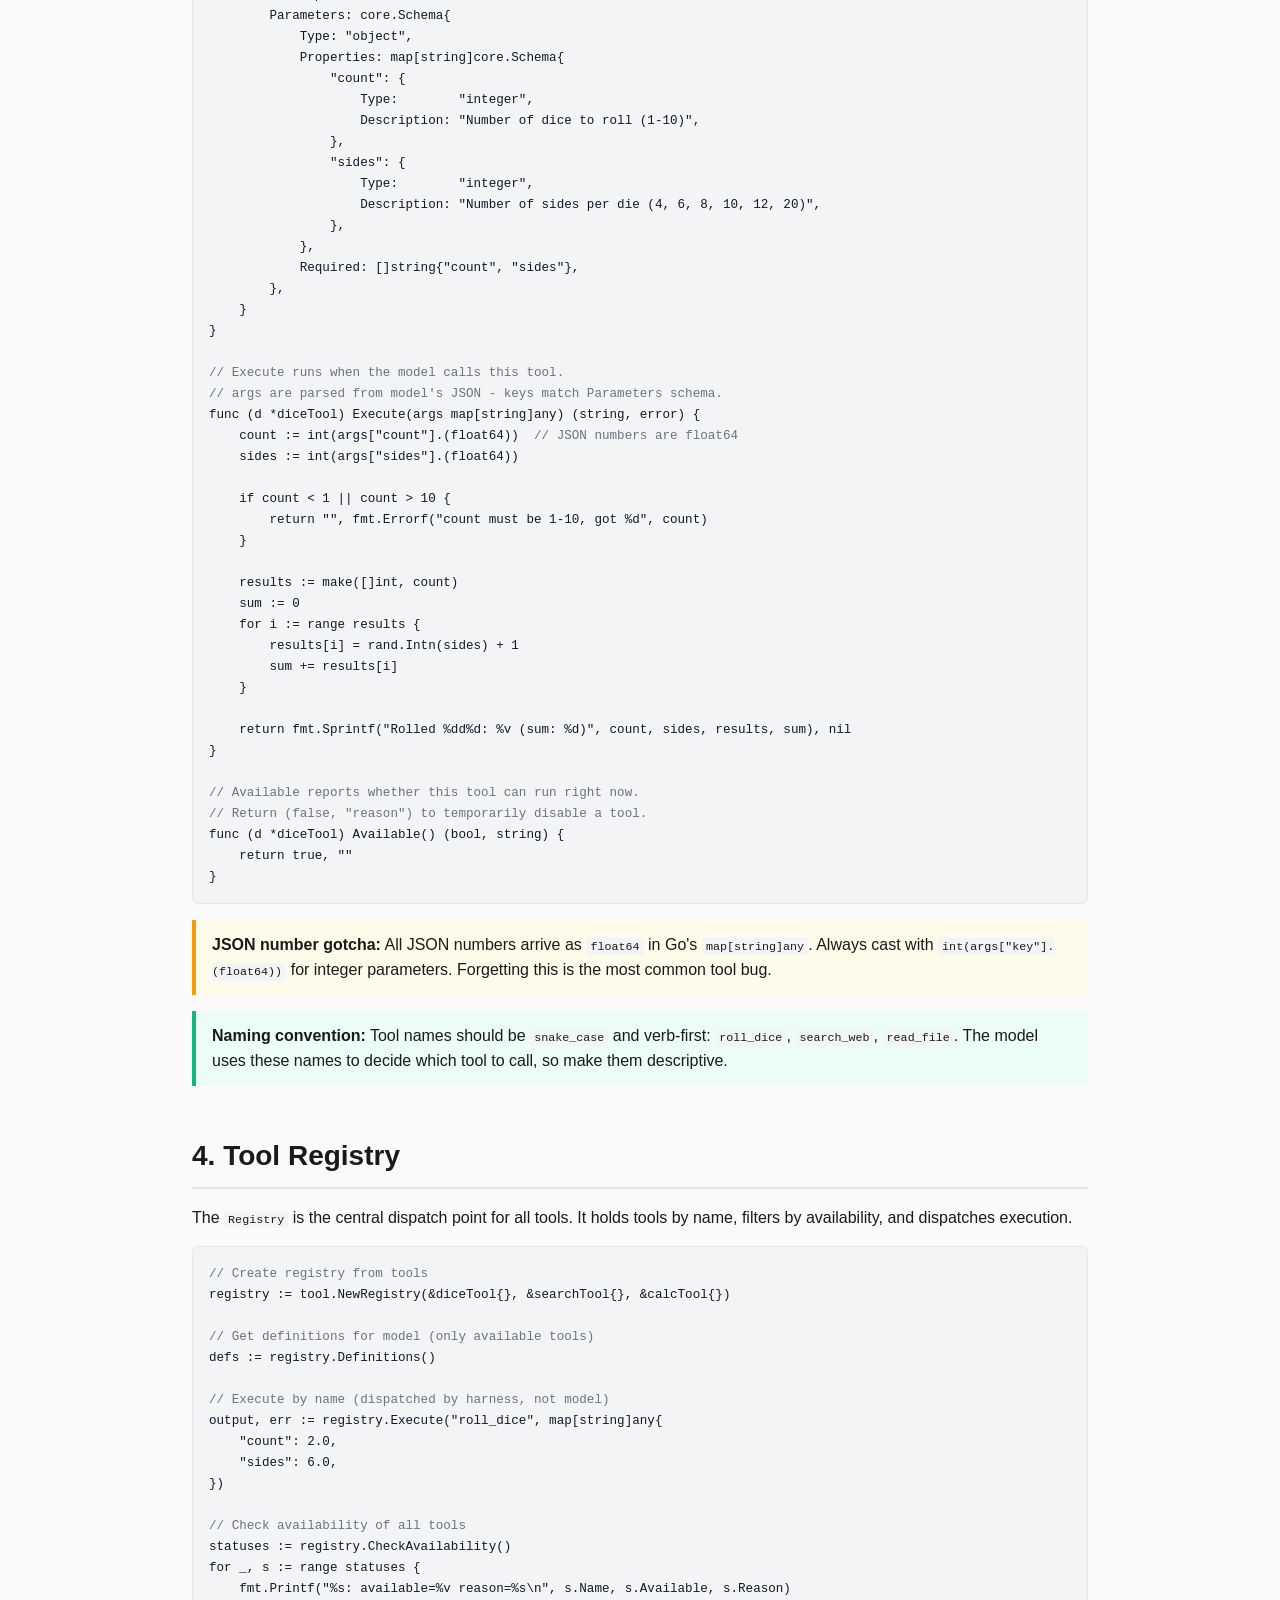
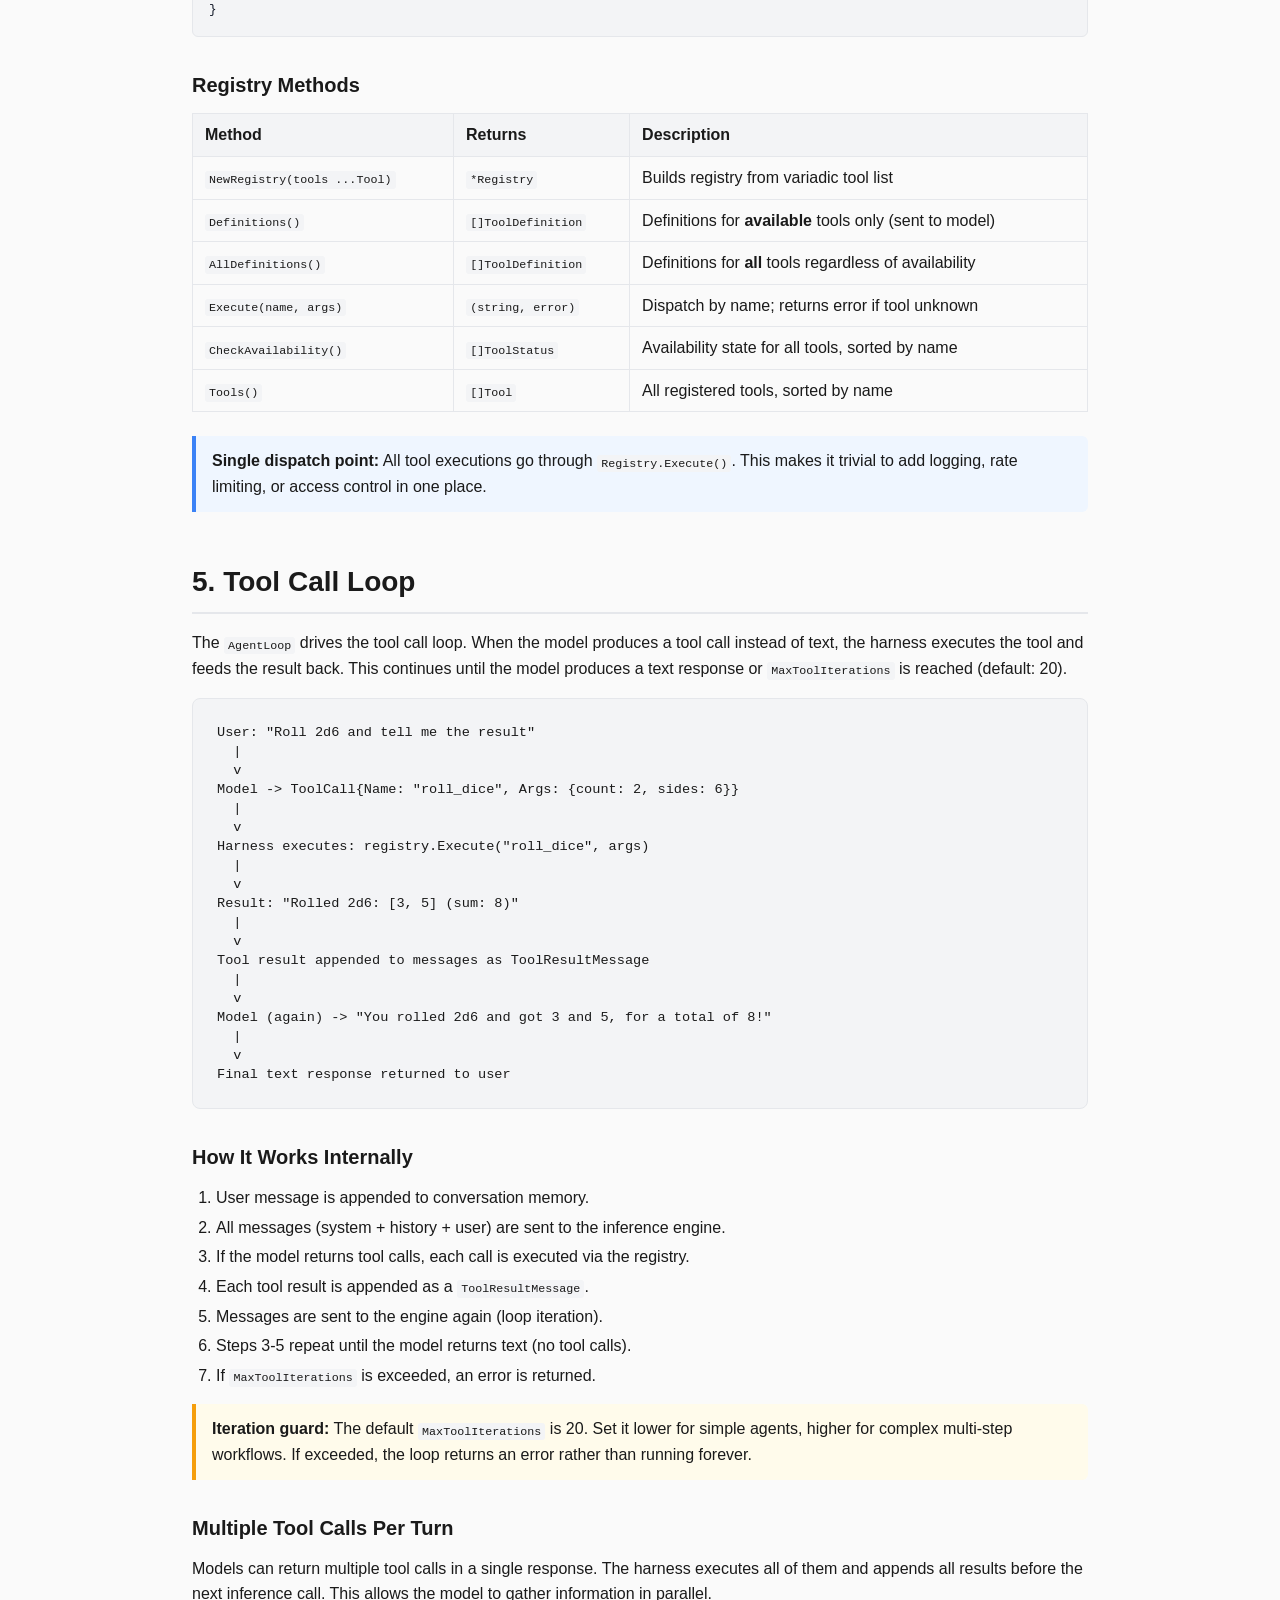
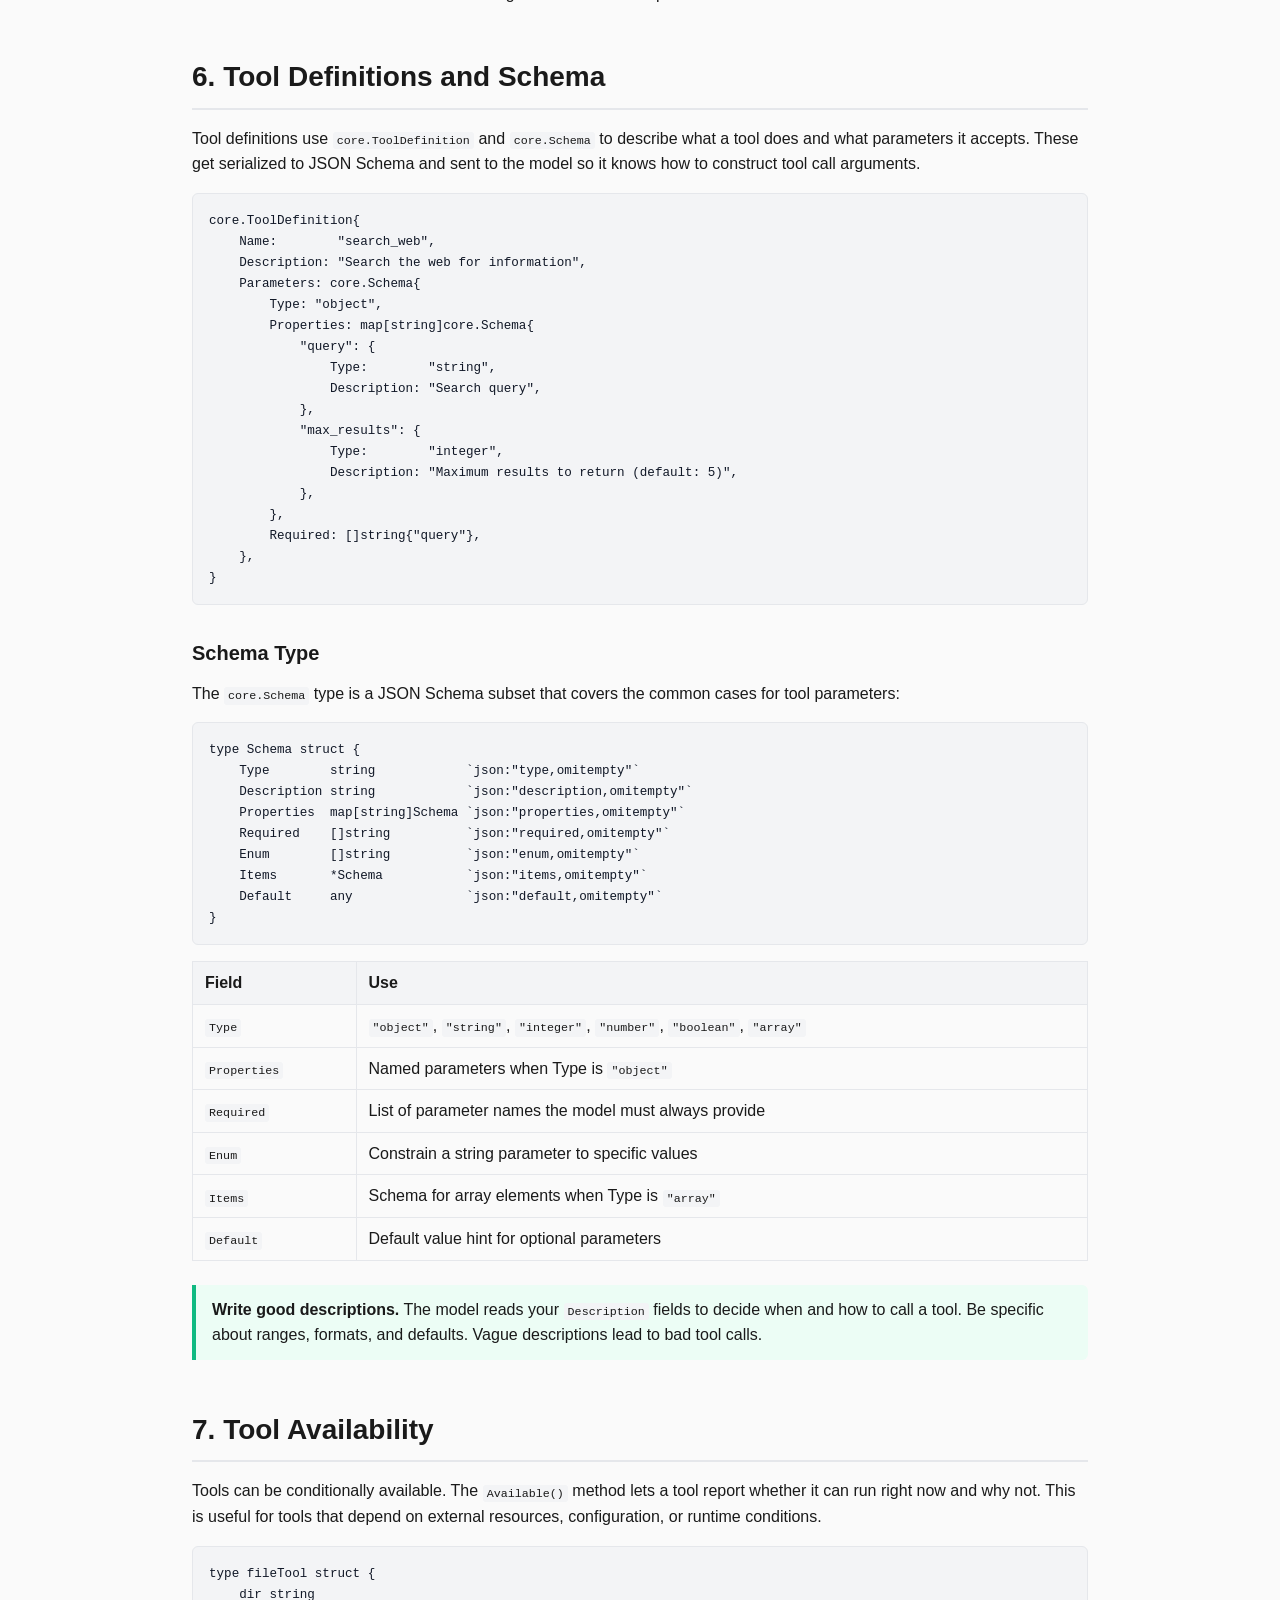
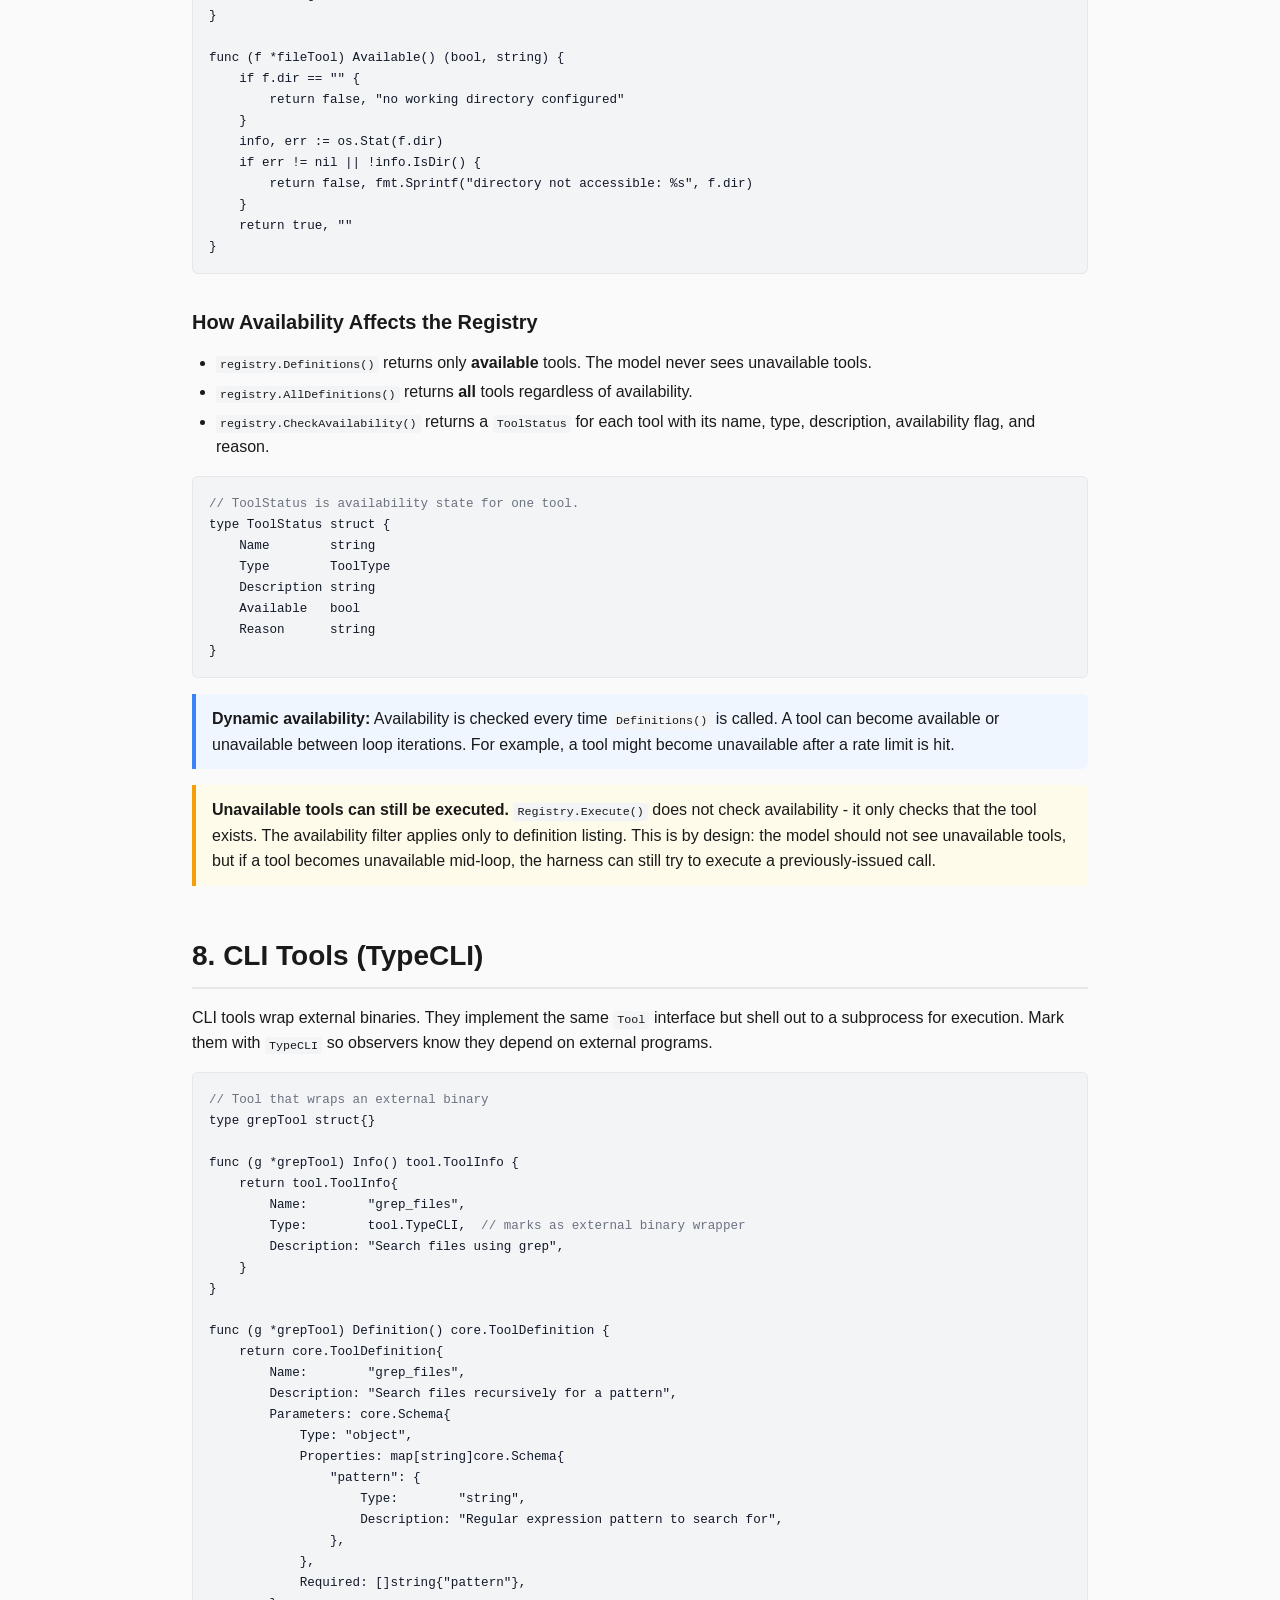
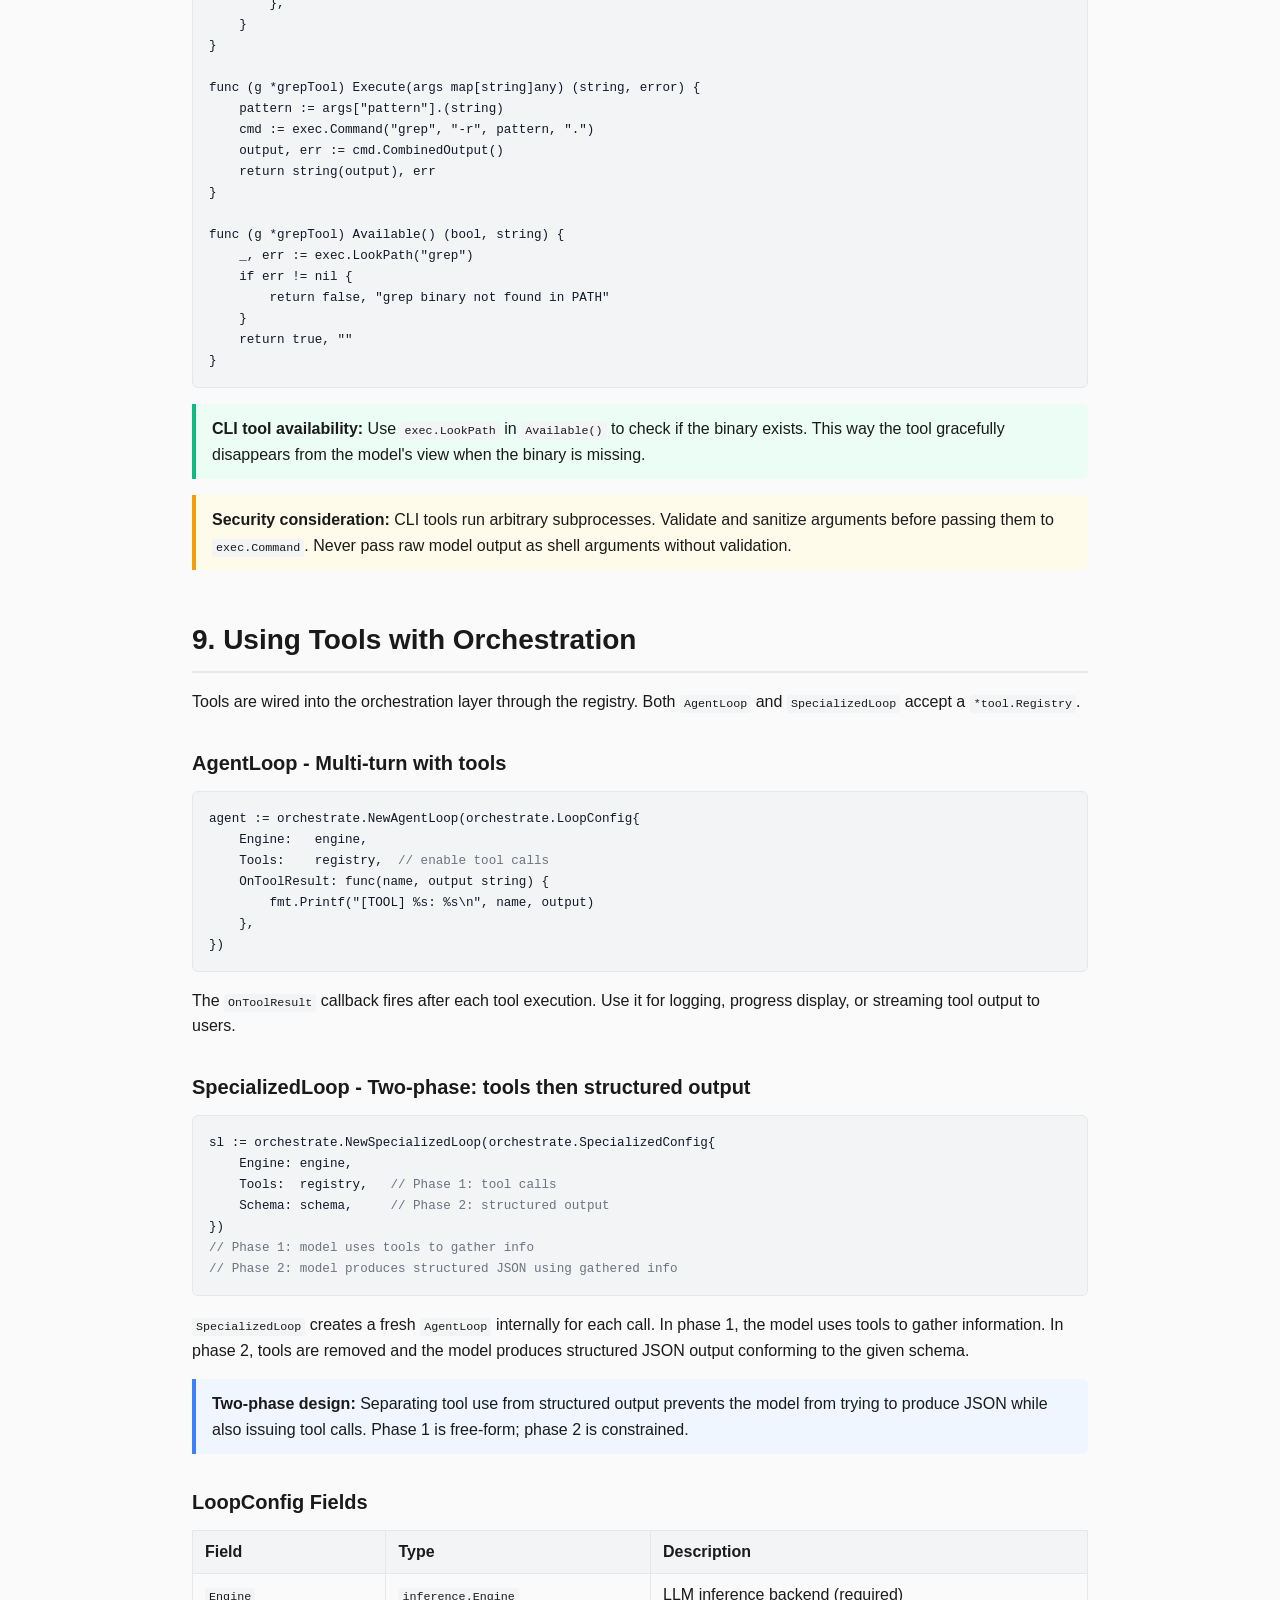
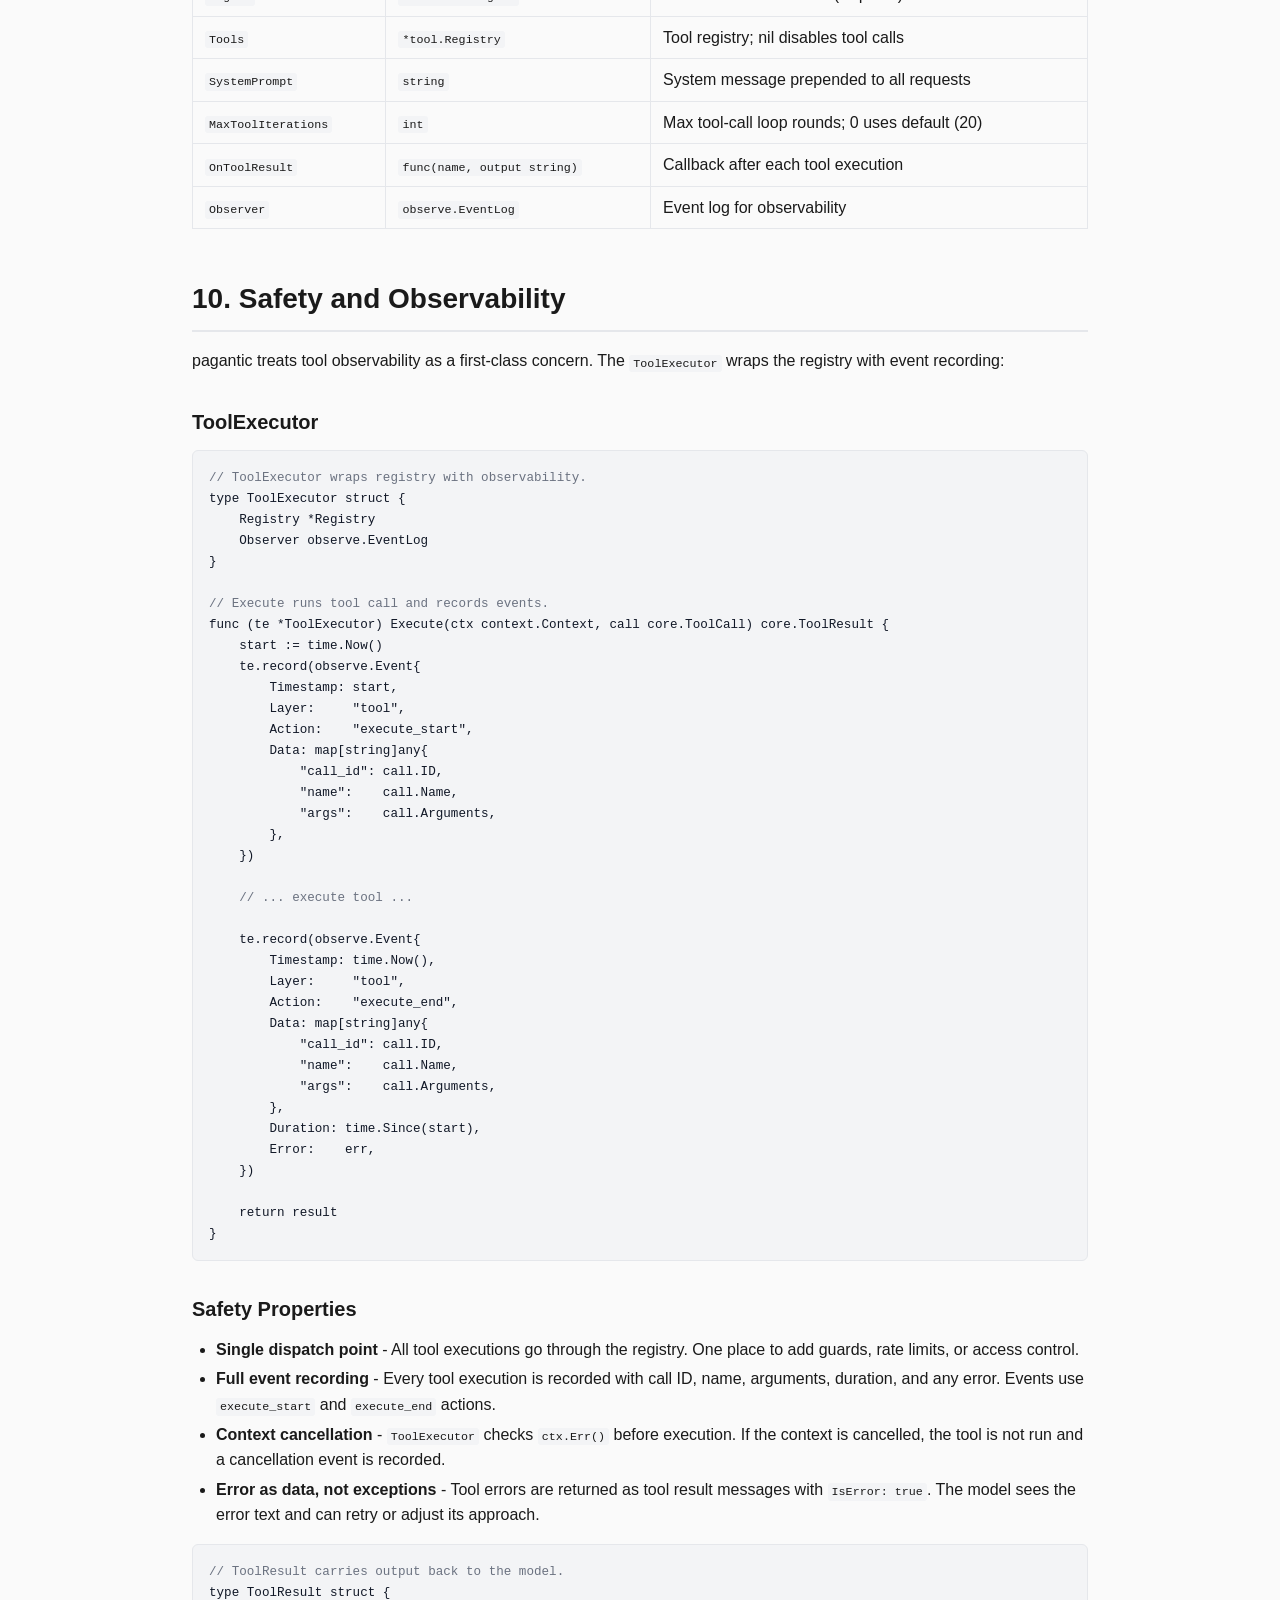
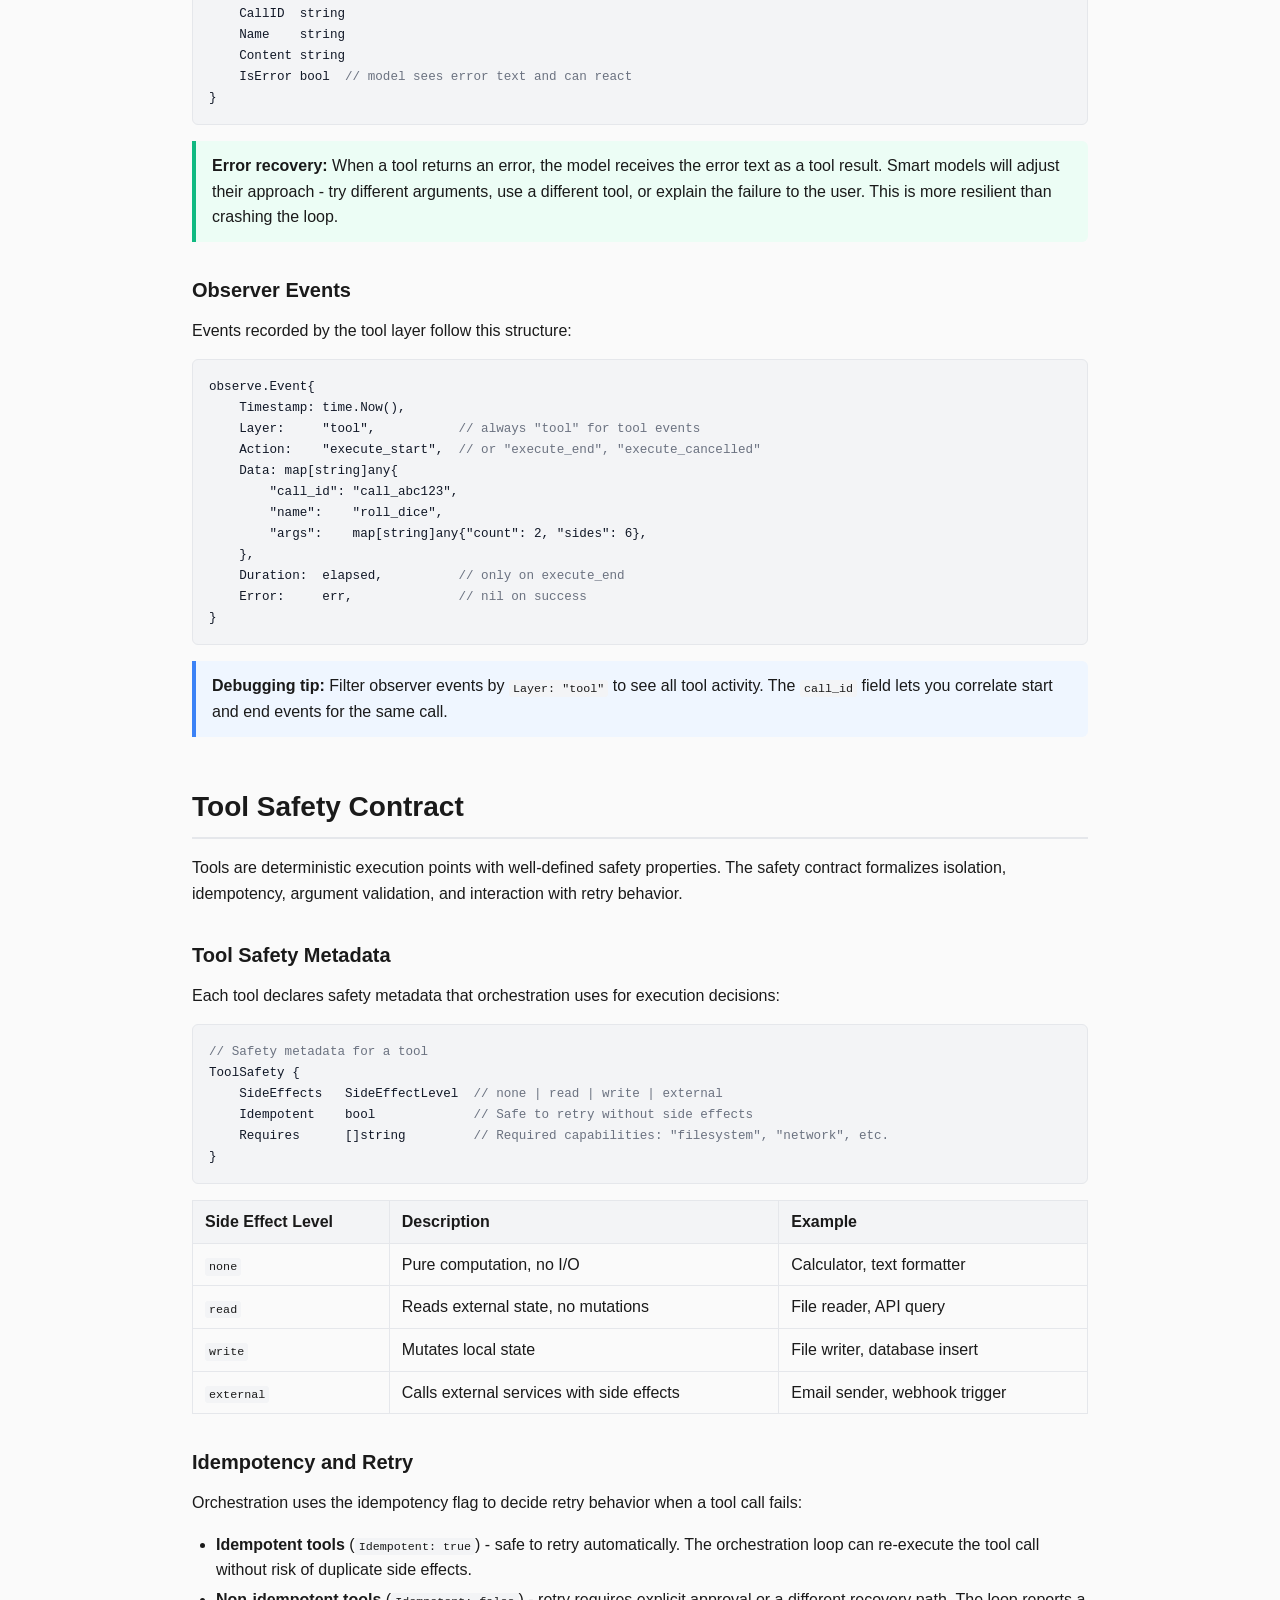
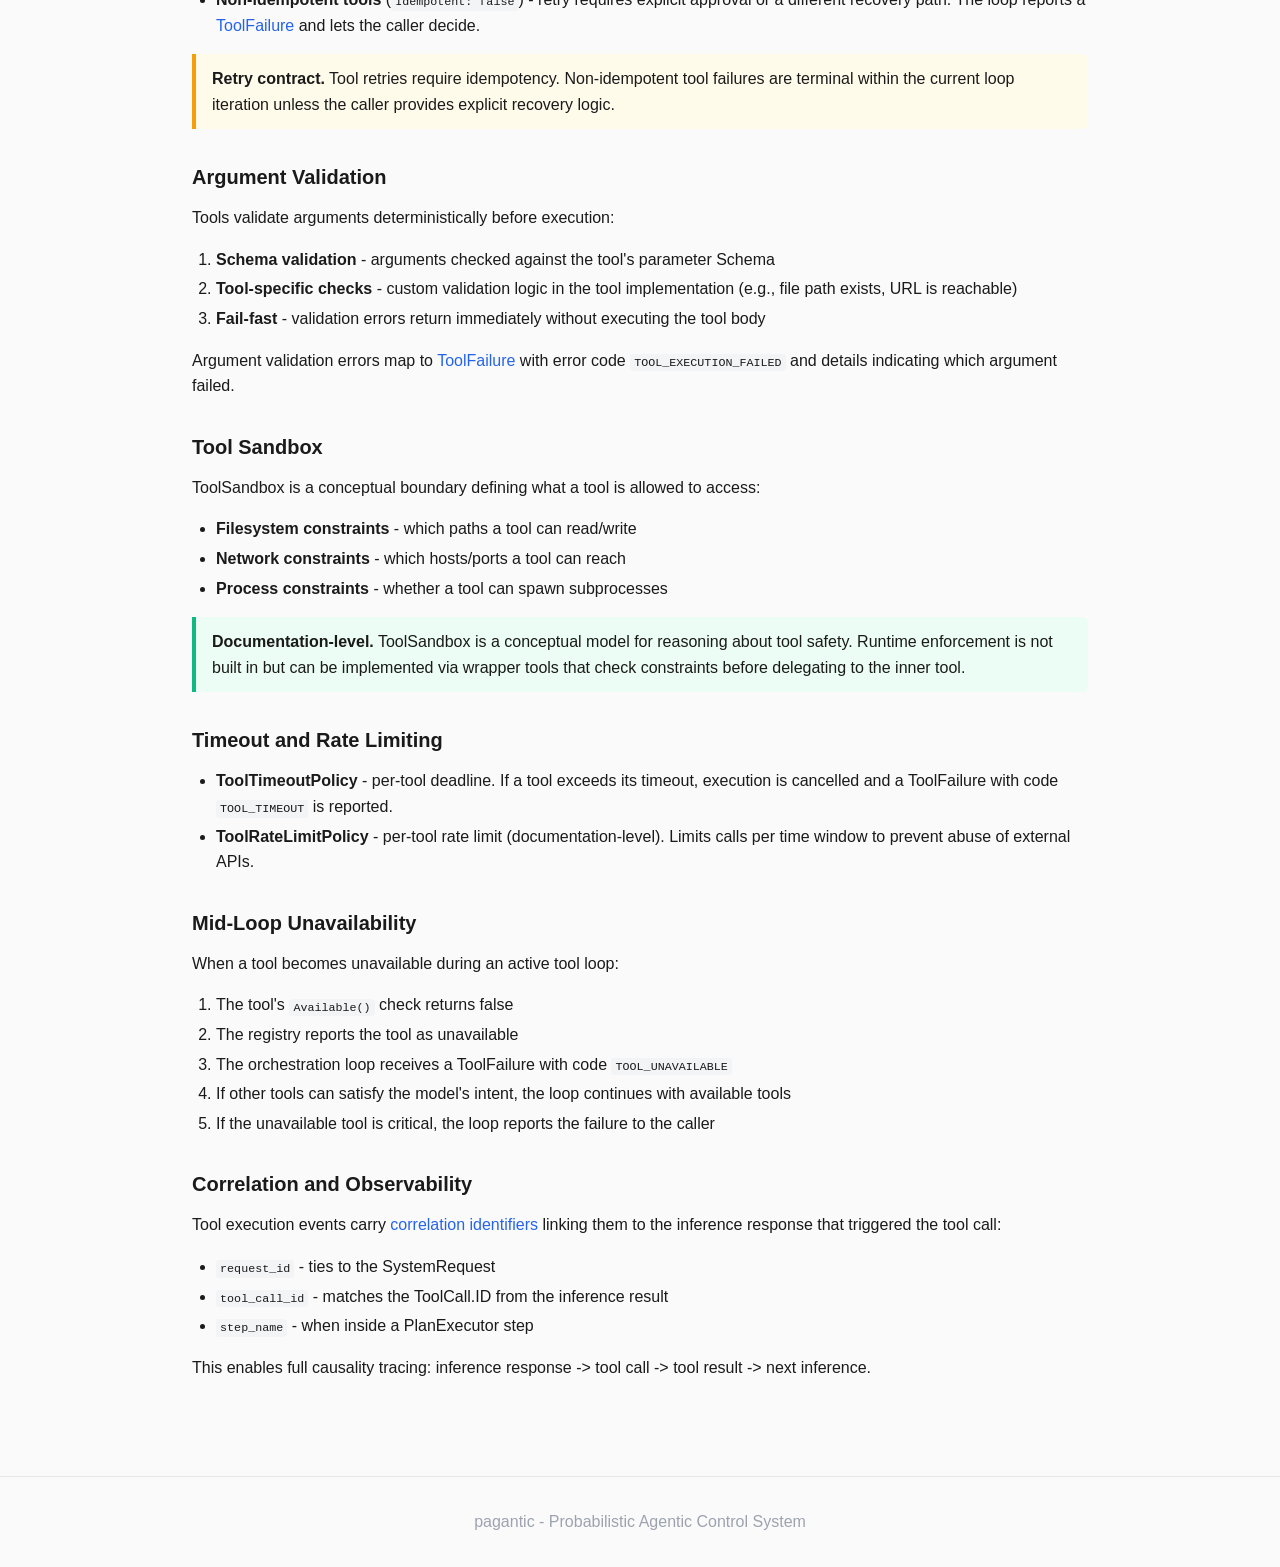
<file: docs/tools.html>
<!DOCTYPE html>
<html lang="en">
<head>
<meta charset="utf-8">
<meta name="viewport" content="width=device-width, initial-scale=1">
<title>Tool System - pagantic</title>
<link rel="stylesheet" href="style.css">
</head>
<body>

<nav>
  <a href="index.html" class="logo">pagantic</a>
  <a href="architecture.html">Architecture</a>
  <a href="orchestration.html">Orchestration</a>
  <a href="retrieval.html">Retrieval</a>
  <a href="tools.html">Tools</a>
  <a href="constraints.html">Constraints</a>
  <a href="contracts.html">Contracts</a>
  <a href="glossary.html">Glossary</a>
  <a href="https://github.com/miroslav-matejovsky/pagantic" target="_blank" style="margin-left: auto;">GitHub</a>
</nav>

<div class="container">

  <div class="breadcrumb">
    <a href="index.html">Home</a> &raquo; Tools
  </div>

  <div class="page-header">
    <h1>Tool System</h1>
    <p>Layer 4 - Deterministic capability execution outside the model</p>
  </div>

  <div class="toc">
    <h4>Table of Contents</h4>
    <ul>
      <li><a href="#philosophy">1. The Tool System Philosophy</a></li>
      <li><a href="#interface">2. Tool Interface</a></li>
      <li><a href="#writing-a-tool">3. Writing a Tool - Complete Example</a></li>
      <li><a href="#registry">4. Tool Registry</a></li>
      <li><a href="#tool-call-loop">5. Tool Call Loop</a></li>
      <li><a href="#definitions-schema">6. Tool Definitions and Schema</a></li>
      <li><a href="#availability">7. Tool Availability</a></li>
      <li><a href="#cli-tools">8. CLI Tools (TypeCLI)</a></li>
      <li><a href="#orchestration">9. Using Tools with Orchestration</a></li>
      <li><a href="#safety-observability">10. Safety and Observability</a></li>
      <li><a href="#tool-safety">Tool Safety Contract</a></li>
    </ul>
  </div>

  <!-- ================================================================== -->
  <h2 id="philosophy">1. The Tool System Philosophy</h2>

  <p>
    pagantic draws a hard line between what the model decides and what the
    harness executes. This separation is the foundation of the entire tool
    system.
  </p>

  <ul>
    <li><strong>Model decides WHEN to call tools</strong> - this decision is probabilistic,
        driven by the model's understanding of the user's request and the
        available tool definitions.</li>
    <li><strong>Harness decides WHAT gets executed</strong> - tool dispatch is
        deterministic. The harness looks up the tool by name in the registry
        and runs it. No ambiguity, no inference.</li>
    <li><strong>All side effects live in tools, never in the model</strong> -
        the model produces text and tool calls. Tools produce side effects:
        file I/O, HTTP requests, database queries, shell commands.</li>
    <li><strong>Tools are registered, dispatched by name, and observable</strong> -
        every tool execution goes through a single dispatch point (the registry),
        making it easy to log, trace, and audit.</li>
  </ul>

  <div class="tip">
    <strong>Design principle:</strong> If you can't observe it, you can't debug it.
    Every tool call is recorded with timing, arguments, and errors through the
    observer layer.
  </div>

  <p>
    This split means you can swap models without touching tool code, and you
    can add tools without retraining models. The contract between them is a
    JSON schema describing parameters - nothing more.
  </p>

  <!-- ================================================================== -->
  <h2 id="interface">2. Tool Interface</h2>

  <p>
    Every tool in pagantic implements a single interface with four methods.
    The interface lives in <code>layers/04_tool</code>:
  </p>

<pre><code><span class="comment">// Tool is the contract each tool must satisfy.</span>
type Tool interface {
    <span class="comment">// Info returns tool metadata.</span>
    Info() ToolInfo
    <span class="comment">// Definition returns typed tool schema for the model.</span>
    Definition() core.ToolDefinition
    <span class="comment">// Execute runs tool with parsed args from model.</span>
    Execute(args map[string]any) (string, error)
    <span class="comment">// Available reports if tool is ready now.</span>
    Available() (bool, string)
}</code></pre>

  <p>Each method has a clear responsibility:</p>

  <table>
    <thead>
      <tr>
        <th>Method</th>
        <th>Purpose</th>
        <th>Called by</th>
      </tr>
    </thead>
    <tbody>
      <tr>
        <td><code>Info()</code></td>
        <td>Returns name, type, and description for logging and status display</td>
        <td>Registry, observer</td>
      </tr>
      <tr>
        <td><code>Definition()</code></td>
        <td>Returns JSON Schema the model uses to construct tool call arguments</td>
        <td>Registry (sent to model)</td>
      </tr>
      <tr>
        <td><code>Execute()</code></td>
        <td>Runs the tool with parsed arguments; returns result string or error</td>
        <td>Registry dispatch</td>
      </tr>
      <tr>
        <td><code>Available()</code></td>
        <td>Reports whether tool can run right now; returns reason if not</td>
        <td>Registry (filters definitions)</td>
      </tr>
    </tbody>
  </table>

  <h3>Supporting Types</h3>

<pre><code>type ToolInfo struct {
    Name        string
    Type        ToolType
    Description string
}

type ToolType string

const (
    TypeGo  ToolType = "go"   <span class="comment">// Pure Go implementation</span>
    TypeCLI ToolType = "cli"  <span class="comment">// Wraps external binary</span>
)</code></pre>

  <div class="info">
    <strong>ToolType</strong> is metadata only - it does not change execution behavior.
    It exists so observers and dashboards can distinguish pure-Go tools from
    tools that shell out to external binaries.
  </div>

  <!-- ================================================================== -->
  <h2 id="writing-a-tool">3. Writing a Tool - Complete Example</h2>

  <p>
    Here is a complete dice roller tool with detailed comments explaining
    every method. Use this as a template for your own tools.
  </p>

<pre><code>package main

import (
    "fmt"
    "math/rand"

    core "github.com/miroslav-matejovsky/pagantic/layers/00_core"
    "github.com/miroslav-matejovsky/pagantic/layers/04_tool"
)

<span class="comment">// diceTool implements tool.Tool for rolling dice.</span>
type diceTool struct{}

<span class="comment">// Info returns metadata used for logging and status display.</span>
func (d *diceTool) Info() tool.ToolInfo {
    return tool.ToolInfo{
        Name:        "roll_dice",
        Type:        tool.TypeGo,
        Description: "Rolls N dice with S sides each",
    }
}

<span class="comment">// Definition returns the schema that tells the model what parameters
// this tool accepts. The model uses this to construct ToolCall arguments.</span>
func (d *diceTool) Definition() core.ToolDefinition {
    return core.ToolDefinition{
        Name:        "roll_dice",
        Description: "Roll dice. Returns sum and individual results.",
        Parameters: core.Schema{
            Type: "object",
            Properties: map[string]core.Schema{
                "count": {
                    Type:        "integer",
                    Description: "Number of dice to roll (1-10)",
                },
                "sides": {
                    Type:        "integer",
                    Description: "Number of sides per die (4, 6, 8, 10, 12, 20)",
                },
            },
            Required: []string{"count", "sides"},
        },
    }
}

<span class="comment">// Execute runs when the model calls this tool.
// args are parsed from model's JSON - keys match Parameters schema.</span>
func (d *diceTool) Execute(args map[string]any) (string, error) {
    count := int(args["count"].(float64))  <span class="comment">// JSON numbers are float64</span>
    sides := int(args["sides"].(float64))

    if count &lt; 1 || count &gt; 10 {
        return "", fmt.Errorf("count must be 1-10, got %d", count)
    }

    results := make([]int, count)
    sum := 0
    for i := range results {
        results[i] = rand.Intn(sides) + 1
        sum += results[i]
    }

    return fmt.Sprintf("Rolled %dd%d: %v (sum: %d)", count, sides, results, sum), nil
}

<span class="comment">// Available reports whether this tool can run right now.
// Return (false, "reason") to temporarily disable a tool.</span>
func (d *diceTool) Available() (bool, string) {
    return true, ""
}</code></pre>

  <div class="note">
    <strong>JSON number gotcha:</strong> All JSON numbers arrive as <code>float64</code>
    in Go's <code>map[string]any</code>. Always cast with <code>int(args["key"].(float64))</code>
    for integer parameters. Forgetting this is the most common tool bug.
  </div>

  <div class="tip">
    <strong>Naming convention:</strong> Tool names should be <code>snake_case</code>
    and verb-first: <code>roll_dice</code>, <code>search_web</code>,
    <code>read_file</code>. The model uses these names to decide which tool
    to call, so make them descriptive.
  </div>

  <!-- ================================================================== -->
  <h2 id="registry">4. Tool Registry</h2>

  <p>
    The <code>Registry</code> is the central dispatch point for all tools.
    It holds tools by name, filters by availability, and dispatches execution.
  </p>

<pre><code><span class="comment">// Create registry from tools</span>
registry := tool.NewRegistry(&amp;diceTool{}, &amp;searchTool{}, &amp;calcTool{})

<span class="comment">// Get definitions for model (only available tools)</span>
defs := registry.Definitions()

<span class="comment">// Execute by name (dispatched by harness, not model)</span>
output, err := registry.Execute("roll_dice", map[string]any{
    "count": 2.0,
    "sides": 6.0,
})

<span class="comment">// Check availability of all tools</span>
statuses := registry.CheckAvailability()
for _, s := range statuses {
    fmt.Printf("%s: available=%v reason=%s\n", s.Name, s.Available, s.Reason)
}</code></pre>

  <h3>Registry Methods</h3>

  <table>
    <thead>
      <tr>
        <th>Method</th>
        <th>Returns</th>
        <th>Description</th>
      </tr>
    </thead>
    <tbody>
      <tr>
        <td><code>NewRegistry(tools ...Tool)</code></td>
        <td><code>*Registry</code></td>
        <td>Builds registry from variadic tool list</td>
      </tr>
      <tr>
        <td><code>Definitions()</code></td>
        <td><code>[]ToolDefinition</code></td>
        <td>Definitions for <strong>available</strong> tools only (sent to model)</td>
      </tr>
      <tr>
        <td><code>AllDefinitions()</code></td>
        <td><code>[]ToolDefinition</code></td>
        <td>Definitions for <strong>all</strong> tools regardless of availability</td>
      </tr>
      <tr>
        <td><code>Execute(name, args)</code></td>
        <td><code>(string, error)</code></td>
        <td>Dispatch by name; returns error if tool unknown</td>
      </tr>
      <tr>
        <td><code>CheckAvailability()</code></td>
        <td><code>[]ToolStatus</code></td>
        <td>Availability state for all tools, sorted by name</td>
      </tr>
      <tr>
        <td><code>Tools()</code></td>
        <td><code>[]Tool</code></td>
        <td>All registered tools, sorted by name</td>
      </tr>
    </tbody>
  </table>

  <div class="info">
    <strong>Single dispatch point:</strong> All tool executions go through
    <code>Registry.Execute()</code>. This makes it trivial to add logging,
    rate limiting, or access control in one place.
  </div>

  <!-- ================================================================== -->
  <h2 id="tool-call-loop">5. Tool Call Loop</h2>

  <p>
    The <code>AgentLoop</code> drives the tool call loop. When the model
    produces a tool call instead of text, the harness executes the tool and
    feeds the result back. This continues until the model produces a text
    response or <code>MaxToolIterations</code> is reached (default: 20).
  </p>

  <div class="arch-diagram">User: "Roll 2d6 and tell me the result"
  |
  v
Model -&gt; ToolCall{Name: "roll_dice", Args: {count: 2, sides: 6}}
  |
  v
Harness executes: registry.Execute("roll_dice", args)
  |
  v
Result: "Rolled 2d6: [3, 5] (sum: 8)"
  |
  v
Tool result appended to messages as ToolResultMessage
  |
  v
Model (again) -&gt; "You rolled 2d6 and got 3 and 5, for a total of 8!"
  |
  v
Final text response returned to user</div>

  <h3>How It Works Internally</h3>

  <ol>
    <li>User message is appended to conversation memory.</li>
    <li>All messages (system + history + user) are sent to the inference engine.</li>
    <li>If the model returns tool calls, each call is executed via the registry.</li>
    <li>Each tool result is appended as a <code>ToolResultMessage</code>.</li>
    <li>Messages are sent to the engine again (loop iteration).</li>
    <li>Steps 3-5 repeat until the model returns text (no tool calls).</li>
    <li>If <code>MaxToolIterations</code> is exceeded, an error is returned.</li>
  </ol>

  <div class="note">
    <strong>Iteration guard:</strong> The default <code>MaxToolIterations</code>
    is 20. Set it lower for simple agents, higher for complex multi-step workflows.
    If exceeded, the loop returns an error rather than running forever.
  </div>

  <h3>Multiple Tool Calls Per Turn</h3>

  <p>
    Models can return multiple tool calls in a single response. The harness
    executes all of them and appends all results before the next inference
    call. This allows the model to gather information in parallel.
  </p>

  <!-- ================================================================== -->
  <h2 id="definitions-schema">6. Tool Definitions and Schema</h2>

  <p>
    Tool definitions use <code>core.ToolDefinition</code> and <code>core.Schema</code>
    to describe what a tool does and what parameters it accepts. These get
    serialized to JSON Schema and sent to the model so it knows how to
    construct tool call arguments.
  </p>

<pre><code>core.ToolDefinition{
    Name:        "search_web",
    Description: "Search the web for information",
    Parameters: core.Schema{
        Type: "object",
        Properties: map[string]core.Schema{
            "query": {
                Type:        "string",
                Description: "Search query",
            },
            "max_results": {
                Type:        "integer",
                Description: "Maximum results to return (default: 5)",
            },
        },
        Required: []string{"query"},
    },
}</code></pre>

  <h3>Schema Type</h3>

  <p>
    The <code>core.Schema</code> type is a JSON Schema subset that covers
    the common cases for tool parameters:
  </p>

<pre><code>type Schema struct {
    Type        string            `json:"type,omitempty"`
    Description string            `json:"description,omitempty"`
    Properties  map[string]Schema `json:"properties,omitempty"`
    Required    []string          `json:"required,omitempty"`
    Enum        []string          `json:"enum,omitempty"`
    Items       *Schema           `json:"items,omitempty"`
    Default     any               `json:"default,omitempty"`
}</code></pre>

  <table>
    <thead>
      <tr>
        <th>Field</th>
        <th>Use</th>
      </tr>
    </thead>
    <tbody>
      <tr>
        <td><code>Type</code></td>
        <td><code>"object"</code>, <code>"string"</code>, <code>"integer"</code>, <code>"number"</code>, <code>"boolean"</code>, <code>"array"</code></td>
      </tr>
      <tr>
        <td><code>Properties</code></td>
        <td>Named parameters when Type is <code>"object"</code></td>
      </tr>
      <tr>
        <td><code>Required</code></td>
        <td>List of parameter names the model must always provide</td>
      </tr>
      <tr>
        <td><code>Enum</code></td>
        <td>Constrain a string parameter to specific values</td>
      </tr>
      <tr>
        <td><code>Items</code></td>
        <td>Schema for array elements when Type is <code>"array"</code></td>
      </tr>
      <tr>
        <td><code>Default</code></td>
        <td>Default value hint for optional parameters</td>
      </tr>
    </tbody>
  </table>

  <div class="tip">
    <strong>Write good descriptions.</strong> The model reads your
    <code>Description</code> fields to decide when and how to call a tool.
    Be specific about ranges, formats, and defaults. Vague descriptions
    lead to bad tool calls.
  </div>

  <!-- ================================================================== -->
  <h2 id="availability">7. Tool Availability</h2>

  <p>
    Tools can be conditionally available. The <code>Available()</code> method
    lets a tool report whether it can run right now and why not. This is
    useful for tools that depend on external resources, configuration, or
    runtime conditions.
  </p>

<pre><code>type fileTool struct {
    dir string
}

func (f *fileTool) Available() (bool, string) {
    if f.dir == "" {
        return false, "no working directory configured"
    }
    info, err := os.Stat(f.dir)
    if err != nil || !info.IsDir() {
        return false, fmt.Sprintf("directory not accessible: %s", f.dir)
    }
    return true, ""
}</code></pre>

  <h3>How Availability Affects the Registry</h3>

  <ul>
    <li><code>registry.Definitions()</code> returns only <strong>available</strong>
        tools. The model never sees unavailable tools.</li>
    <li><code>registry.AllDefinitions()</code> returns <strong>all</strong> tools
        regardless of availability.</li>
    <li><code>registry.CheckAvailability()</code> returns a <code>ToolStatus</code>
        for each tool with its name, type, description, availability flag, and reason.</li>
  </ul>

<pre><code><span class="comment">// ToolStatus is availability state for one tool.</span>
type ToolStatus struct {
    Name        string
    Type        ToolType
    Description string
    Available   bool
    Reason      string
}</code></pre>

  <div class="info">
    <strong>Dynamic availability:</strong> Availability is checked every time
    <code>Definitions()</code> is called. A tool can become available or
    unavailable between loop iterations. For example, a tool might become
    unavailable after a rate limit is hit.
  </div>

  <div class="note">
    <strong>Unavailable tools can still be executed.</strong>
    <code>Registry.Execute()</code> does not check availability - it only
    checks that the tool exists. The availability filter applies only to
    definition listing. This is by design: the model should not see
    unavailable tools, but if a tool becomes unavailable mid-loop, the
    harness can still try to execute a previously-issued call.
  </div>

  <!-- ================================================================== -->
  <h2 id="cli-tools">8. CLI Tools (TypeCLI)</h2>

  <p>
    CLI tools wrap external binaries. They implement the same <code>Tool</code>
    interface but shell out to a subprocess for execution. Mark them with
    <code>TypeCLI</code> so observers know they depend on external programs.
  </p>

<pre><code><span class="comment">// Tool that wraps an external binary</span>
type grepTool struct{}

func (g *grepTool) Info() tool.ToolInfo {
    return tool.ToolInfo{
        Name:        "grep_files",
        Type:        tool.TypeCLI,  <span class="comment">// marks as external binary wrapper</span>
        Description: "Search files using grep",
    }
}

func (g *grepTool) Definition() core.ToolDefinition {
    return core.ToolDefinition{
        Name:        "grep_files",
        Description: "Search files recursively for a pattern",
        Parameters: core.Schema{
            Type: "object",
            Properties: map[string]core.Schema{
                "pattern": {
                    Type:        "string",
                    Description: "Regular expression pattern to search for",
                },
            },
            Required: []string{"pattern"},
        },
    }
}

func (g *grepTool) Execute(args map[string]any) (string, error) {
    pattern := args["pattern"].(string)
    cmd := exec.Command("grep", "-r", pattern, ".")
    output, err := cmd.CombinedOutput()
    return string(output), err
}

func (g *grepTool) Available() (bool, string) {
    _, err := exec.LookPath("grep")
    if err != nil {
        return false, "grep binary not found in PATH"
    }
    return true, ""
}</code></pre>

  <div class="tip">
    <strong>CLI tool availability:</strong> Use <code>exec.LookPath</code> in
    <code>Available()</code> to check if the binary exists. This way the tool
    gracefully disappears from the model's view when the binary is missing.
  </div>

  <div class="note">
    <strong>Security consideration:</strong> CLI tools run arbitrary
    subprocesses. Validate and sanitize arguments before passing them to
    <code>exec.Command</code>. Never pass raw model output as shell arguments
    without validation.
  </div>

  <!-- ================================================================== -->
  <h2 id="orchestration">9. Using Tools with Orchestration</h2>

  <p>
    Tools are wired into the orchestration layer through the registry.
    Both <code>AgentLoop</code> and <code>SpecializedLoop</code> accept
    a <code>*tool.Registry</code>.
  </p>

  <h3>AgentLoop - Multi-turn with tools</h3>

<pre><code>agent := orchestrate.NewAgentLoop(orchestrate.LoopConfig{
    Engine:   engine,
    Tools:    registry,  <span class="comment">// enable tool calls</span>
    OnToolResult: func(name, output string) {
        fmt.Printf("[TOOL] %s: %s\n", name, output)
    },
})</code></pre>

  <p>
    The <code>OnToolResult</code> callback fires after each tool execution.
    Use it for logging, progress display, or streaming tool output to users.
  </p>

  <h3>SpecializedLoop - Two-phase: tools then structured output</h3>

<pre><code>sl := orchestrate.NewSpecializedLoop(orchestrate.SpecializedConfig{
    Engine: engine,
    Tools:  registry,   <span class="comment">// Phase 1: tool calls</span>
    Schema: schema,     <span class="comment">// Phase 2: structured output</span>
})
<span class="comment">// Phase 1: model uses tools to gather info
// Phase 2: model produces structured JSON using gathered info</span></code></pre>

  <p>
    <code>SpecializedLoop</code> creates a fresh <code>AgentLoop</code>
    internally for each call. In phase 1, the model uses tools to gather
    information. In phase 2, tools are removed and the model produces
    structured JSON output conforming to the given schema.
  </p>

  <div class="info">
    <strong>Two-phase design:</strong> Separating tool use from structured
    output prevents the model from trying to produce JSON while also issuing
    tool calls. Phase 1 is free-form; phase 2 is constrained.
  </div>

  <h3>LoopConfig Fields</h3>

  <table>
    <thead>
      <tr>
        <th>Field</th>
        <th>Type</th>
        <th>Description</th>
      </tr>
    </thead>
    <tbody>
      <tr>
        <td><code>Engine</code></td>
        <td><code>inference.Engine</code></td>
        <td>LLM inference backend (required)</td>
      </tr>
      <tr>
        <td><code>Tools</code></td>
        <td><code>*tool.Registry</code></td>
        <td>Tool registry; nil disables tool calls</td>
      </tr>
      <tr>
        <td><code>SystemPrompt</code></td>
        <td><code>string</code></td>
        <td>System message prepended to all requests</td>
      </tr>
      <tr>
        <td><code>MaxToolIterations</code></td>
        <td><code>int</code></td>
        <td>Max tool-call loop rounds; 0 uses default (20)</td>
      </tr>
      <tr>
        <td><code>OnToolResult</code></td>
        <td><code>func(name, output string)</code></td>
        <td>Callback after each tool execution</td>
      </tr>
      <tr>
        <td><code>Observer</code></td>
        <td><code>observe.EventLog</code></td>
        <td>Event log for observability</td>
      </tr>
    </tbody>
  </table>

  <!-- ================================================================== -->
  <h2 id="safety-observability">10. Safety and Observability</h2>

  <p>
    pagantic treats tool observability as a first-class concern.
    The <code>ToolExecutor</code> wraps the registry with event recording:
  </p>

  <h3>ToolExecutor</h3>

<pre><code><span class="comment">// ToolExecutor wraps registry with observability.</span>
type ToolExecutor struct {
    Registry *Registry
    Observer observe.EventLog
}

<span class="comment">// Execute runs tool call and records events.</span>
func (te *ToolExecutor) Execute(ctx context.Context, call core.ToolCall) core.ToolResult {
    start := time.Now()
    te.record(observe.Event{
        Timestamp: start,
        Layer:     "tool",
        Action:    "execute_start",
        Data: map[string]any{
            "call_id": call.ID,
            "name":    call.Name,
            "args":    call.Arguments,
        },
    })

    <span class="comment">// ... execute tool ...</span>

    te.record(observe.Event{
        Timestamp: time.Now(),
        Layer:     "tool",
        Action:    "execute_end",
        Data: map[string]any{
            "call_id": call.ID,
            "name":    call.Name,
            "args":    call.Arguments,
        },
        Duration: time.Since(start),
        Error:    err,
    })

    return result
}</code></pre>

  <h3>Safety Properties</h3>

  <ul>
    <li><strong>Single dispatch point</strong> - All tool executions go through
        the registry. One place to add guards, rate limits, or access control.</li>
    <li><strong>Full event recording</strong> - Every tool execution is recorded
        with call ID, name, arguments, duration, and any error. Events use
        <code>execute_start</code> and <code>execute_end</code> actions.</li>
    <li><strong>Context cancellation</strong> - <code>ToolExecutor</code> checks
        <code>ctx.Err()</code> before execution. If the context is cancelled,
        the tool is not run and a cancellation event is recorded.</li>
    <li><strong>Error as data, not exceptions</strong> - Tool errors are returned
        as tool result messages with <code>IsError: true</code>. The model sees
        the error text and can retry or adjust its approach.</li>
  </ul>

<pre><code><span class="comment">// ToolResult carries output back to the model.</span>
type ToolResult struct {
    CallID  string
    Name    string
    Content string
    IsError bool  <span class="comment">// model sees error text and can react</span>
}</code></pre>

  <div class="tip">
    <strong>Error recovery:</strong> When a tool returns an error, the model
    receives the error text as a tool result. Smart models will adjust their
    approach - try different arguments, use a different tool, or explain the
    failure to the user. This is more resilient than crashing the loop.
  </div>

  <h3>Observer Events</h3>

  <p>Events recorded by the tool layer follow this structure:</p>

<pre><code>observe.Event{
    Timestamp: time.Now(),
    Layer:     "tool",           <span class="comment">// always "tool" for tool events</span>
    Action:    "execute_start",  <span class="comment">// or "execute_end", "execute_cancelled"</span>
    Data: map[string]any{
        "call_id": "call_abc123",
        "name":    "roll_dice",
        "args":    map[string]any{"count": 2, "sides": 6},
    },
    Duration:  elapsed,          <span class="comment">// only on execute_end</span>
    Error:     err,              <span class="comment">// nil on success</span>
}</code></pre>

  <div class="info">
    <strong>Debugging tip:</strong> Filter observer events by
    <code>Layer: "tool"</code> to see all tool activity. The
    <code>call_id</code> field lets you correlate start and end events
    for the same call.
  </div>

<!-- ================================================================== -->
<h2 id="tool-safety">Tool Safety Contract</h2>

<p>
  Tools are deterministic execution points with well-defined safety properties.
  The safety contract formalizes isolation, idempotency, argument validation,
  and interaction with retry behavior.
</p>

<h3 id="tool-safety-metadata">Tool Safety Metadata</h3>

<p>
  Each tool declares safety metadata that orchestration uses for execution decisions:
</p>

<pre><code><span class="comment">// Safety metadata for a tool</span>
ToolSafety {
    SideEffects   SideEffectLevel  <span class="comment">// none | read | write | external</span>
    Idempotent    bool             <span class="comment">// Safe to retry without side effects</span>
    Requires      []string         <span class="comment">// Required capabilities: "filesystem", "network", etc.</span>
}
</code></pre>

<table>
  <thead>
    <tr><th>Side Effect Level</th><th>Description</th><th>Example</th></tr>
  </thead>
  <tbody>
    <tr><td><code>none</code></td><td>Pure computation, no I/O</td><td>Calculator, text formatter</td></tr>
    <tr><td><code>read</code></td><td>Reads external state, no mutations</td><td>File reader, API query</td></tr>
    <tr><td><code>write</code></td><td>Mutates local state</td><td>File writer, database insert</td></tr>
    <tr><td><code>external</code></td><td>Calls external services with side effects</td><td>Email sender, webhook trigger</td></tr>
  </tbody>
</table>

<h3 id="tool-idempotency">Idempotency and Retry</h3>

<p>
  Orchestration uses the idempotency flag to decide retry behavior when a tool call fails:
</p>

<ul>
  <li><strong>Idempotent tools</strong> (<code>Idempotent: true</code>) - safe to retry automatically.
    The orchestration loop can re-execute the tool call without risk of duplicate side effects.</li>
  <li><strong>Non-idempotent tools</strong> (<code>Idempotent: false</code>) - retry requires explicit
    approval or a different recovery path. The loop reports a
    <a href="contracts.html#failure-taxonomy">ToolFailure</a> and lets the caller decide.</li>
</ul>

<div class="note">
  <strong>Retry contract.</strong> Tool retries require idempotency. Non-idempotent tool
  failures are terminal within the current loop iteration unless the caller provides
  explicit recovery logic.
</div>

<h3 id="tool-arg-validation">Argument Validation</h3>

<p>
  Tools validate arguments deterministically before execution:
</p>

<ol>
  <li><strong>Schema validation</strong> - arguments checked against the tool's parameter Schema</li>
  <li><strong>Tool-specific checks</strong> - custom validation logic in the tool implementation (e.g., file path exists, URL is reachable)</li>
  <li><strong>Fail-fast</strong> - validation errors return immediately without executing the tool body</li>
</ol>

<p>
  Argument validation errors map to
  <a href="contracts.html#failure-taxonomy">ToolFailure</a> with error code
  <code>TOOL_EXECUTION_FAILED</code> and details indicating which argument failed.
</p>

<h3 id="tool-sandbox">Tool Sandbox</h3>

<p>
  ToolSandbox is a conceptual boundary defining what a tool is allowed to access:
</p>

<ul>
  <li><strong>Filesystem constraints</strong> - which paths a tool can read/write</li>
  <li><strong>Network constraints</strong> - which hosts/ports a tool can reach</li>
  <li><strong>Process constraints</strong> - whether a tool can spawn subprocesses</li>
</ul>

<div class="tip">
  <strong>Documentation-level.</strong> ToolSandbox is a conceptual model for reasoning
  about tool safety. Runtime enforcement is not built in but can be implemented
  via wrapper tools that check constraints before delegating to the inner tool.
</div>

<h3 id="tool-timeout">Timeout and Rate Limiting</h3>

<ul>
  <li><strong>ToolTimeoutPolicy</strong> - per-tool deadline. If a tool exceeds its timeout,
    execution is cancelled and a ToolFailure with code <code>TOOL_TIMEOUT</code> is reported.</li>
  <li><strong>ToolRateLimitPolicy</strong> - per-tool rate limit (documentation-level).
    Limits calls per time window to prevent abuse of external APIs.</li>
</ul>

<h3 id="tool-unavailable">Mid-Loop Unavailability</h3>

<p>
  When a tool becomes unavailable during an active tool loop:
</p>

<ol>
  <li>The tool's <code>Available()</code> check returns false</li>
  <li>The registry reports the tool as unavailable</li>
  <li>The orchestration loop receives a ToolFailure with code <code>TOOL_UNAVAILABLE</code></li>
  <li>If other tools can satisfy the model's intent, the loop continues with available tools</li>
  <li>If the unavailable tool is critical, the loop reports the failure to the caller</li>
</ol>

<h3 id="tool-observability">Correlation and Observability</h3>

<p>
  Tool execution events carry
  <a href="contracts.html#observability-correlation">correlation identifiers</a>
  linking them to the inference response that triggered the tool call:
</p>

<ul>
  <li><code>request_id</code> - ties to the SystemRequest</li>
  <li><code>tool_call_id</code> - matches the ToolCall.ID from the inference result</li>
  <li><code>step_name</code> - when inside a PlanExecutor step</li>
</ul>

<p>
  This enables full causality tracing: inference response -> tool call -> tool result -> next inference.
</p>

</div>

<footer>pagantic - Probabilistic Agentic Control System</footer>

</body>
</html>
</file>
<file: docs/style.css>
:root {
  --bg: #fafafa;
  --fg: #1a1a1a;
  --accent: #2563eb;
  --accent-light: #dbeafe;
  --border: #e5e7eb;
  --code-bg: #f3f4f6;
  --code-fg: #111827;
  --nav-bg: #111827;
  --nav-fg: #e5e7eb;
  --layer-bg: #f9fafb;
  --tip-bg: #ecfdf5;
  --tip-border: #10b981;
  --warn-bg: #fffbeb;
  --warn-border: #f59e0b;
  --info-bg: #eff6ff;
  --info-border: #3b82f6;
}
* { margin: 0; padding: 0; box-sizing: border-box; }
body {
  font-family: -apple-system, BlinkMacSystemFont, "Segoe UI", Roboto, sans-serif;
  color: var(--fg);
  background: var(--bg);
  line-height: 1.6;
}
a { color: var(--accent); text-decoration: none; }
a:hover { text-decoration: underline; }
nav {
  background: var(--nav-bg);
  color: var(--nav-fg);
  padding: 1rem 2rem;
  position: sticky;
  top: 0;
  z-index: 100;
  display: flex;
  align-items: center;
  gap: 2rem;
  flex-wrap: wrap;
}
nav .logo { font-weight: 700; font-size: 1.25rem; color: #fff; }
nav a { color: var(--nav-fg); font-size: 0.875rem; }
nav a:hover { color: #fff; text-decoration: none; }
nav a.github-link { margin-left: auto; }
.container { max-width: 960px; margin: 0 auto; padding: 2rem; }
h1 { font-size: 2.5rem; margin-bottom: 0.5rem; }
h2 { font-size: 1.75rem; margin-top: 3rem; margin-bottom: 1rem; padding-bottom: 0.5rem; border-bottom: 2px solid var(--border); }
h3 { font-size: 1.25rem; margin-top: 2rem; margin-bottom: 0.75rem; }
h4 { font-size: 1.1rem; margin-top: 1.5rem; margin-bottom: 0.5rem; }
p { margin-bottom: 1rem; }
ul, ol { margin-bottom: 1rem; padding-left: 1.5rem; }
li { margin-bottom: 0.25rem; }
pre {
  background: var(--code-bg);
  color: var(--code-fg);
  padding: 1rem;
  border-radius: 6px;
  overflow-x: auto;
  margin-bottom: 1rem;
  font-size: 0.875rem;
  line-height: 1.5;
  border: 1px solid var(--border);
}
code {
  background: var(--code-bg);
  padding: 0.15em 0.35em;
  border-radius: 3px;
  font-size: 0.9em;
}
pre code { background: none; padding: 0; }
table {
  width: 100%;
  border-collapse: collapse;
  margin-bottom: 1.5rem;
}
th, td {
  text-align: left;
  padding: 0.5rem 0.75rem;
  border: 1px solid var(--border);
}
th { background: var(--code-bg); font-weight: 600; }
.hero {
  text-align: center;
  padding: 3rem 0;
  border-bottom: 1px solid var(--border);
  margin-bottom: 2rem;
}
.hero p { font-size: 1.2rem; color: #6b7280; }
.arch-diagram {
  background: var(--code-bg);
  padding: 1.5rem;
  border-radius: 8px;
  font-family: monospace;
  white-space: pre;
  overflow-x: auto;
  margin-bottom: 1.5rem;
  border: 1px solid var(--border);
  font-size: 0.85rem;
  line-height: 1.4;
}
.layer-card {
  background: var(--layer-bg);
  border: 1px solid var(--border);
  border-radius: 8px;
  padding: 1.25rem;
  margin-bottom: 1rem;
}
.layer-card h4 { margin-top: 0; color: var(--accent); }
.badge {
  display: inline-block;
  background: var(--accent-light);
  color: var(--accent);
  padding: 0.15em 0.5em;
  border-radius: 4px;
  font-size: 0.8em;
  font-weight: 600;
}
.note {
  background: var(--warn-bg);
  border-left: 4px solid var(--warn-border);
  padding: 0.75rem 1rem;
  margin-bottom: 1rem;
  border-radius: 0 6px 6px 0;
}
.tip {
  background: var(--tip-bg);
  border-left: 4px solid var(--tip-border);
  padding: 0.75rem 1rem;
  margin-bottom: 1rem;
  border-radius: 0 6px 6px 0;
}
.info {
  background: var(--info-bg);
  border-left: 4px solid var(--info-border);
  padding: 0.75rem 1rem;
  margin-bottom: 1rem;
  border-radius: 0 6px 6px 0;
}
footer {
  text-align: center;
  padding: 2rem;
  color: #9ca3af;
  border-top: 1px solid var(--border);
  margin-top: 3rem;
}
.page-header {
  padding: 2rem 0 1rem;
  margin-bottom: 1rem;
}
.page-header h1 { margin-bottom: 0.25rem; }
.page-header p { color: #6b7280; font-size: 1.1rem; }
.breadcrumb {
  font-size: 0.875rem;
  color: #6b7280;
  margin-bottom: 1rem;
}
.breadcrumb a { color: var(--accent); }
.toc {
  background: var(--layer-bg);
  border: 1px solid var(--border);
  border-radius: 8px;
  padding: 1.25rem 1.25rem 1.25rem 1rem;
  margin-bottom: 2rem;
}
.toc h4 { margin-top: 0; margin-bottom: 0.5rem; font-size: 0.95rem; color: #6b7280; }
.toc ul { list-style: none; padding-left: 0; margin-bottom: 0; }
.toc li { margin-bottom: 0.35rem; }
.toc a { font-size: 0.9rem; }
.comment { color: #6b7280; }
.highlight { color: var(--accent); font-weight: 600; }
dt { font-weight: 600; margin-top: 1rem; }
dd { margin-left: 1.5rem; margin-bottom: 0.5rem; }
</file>
